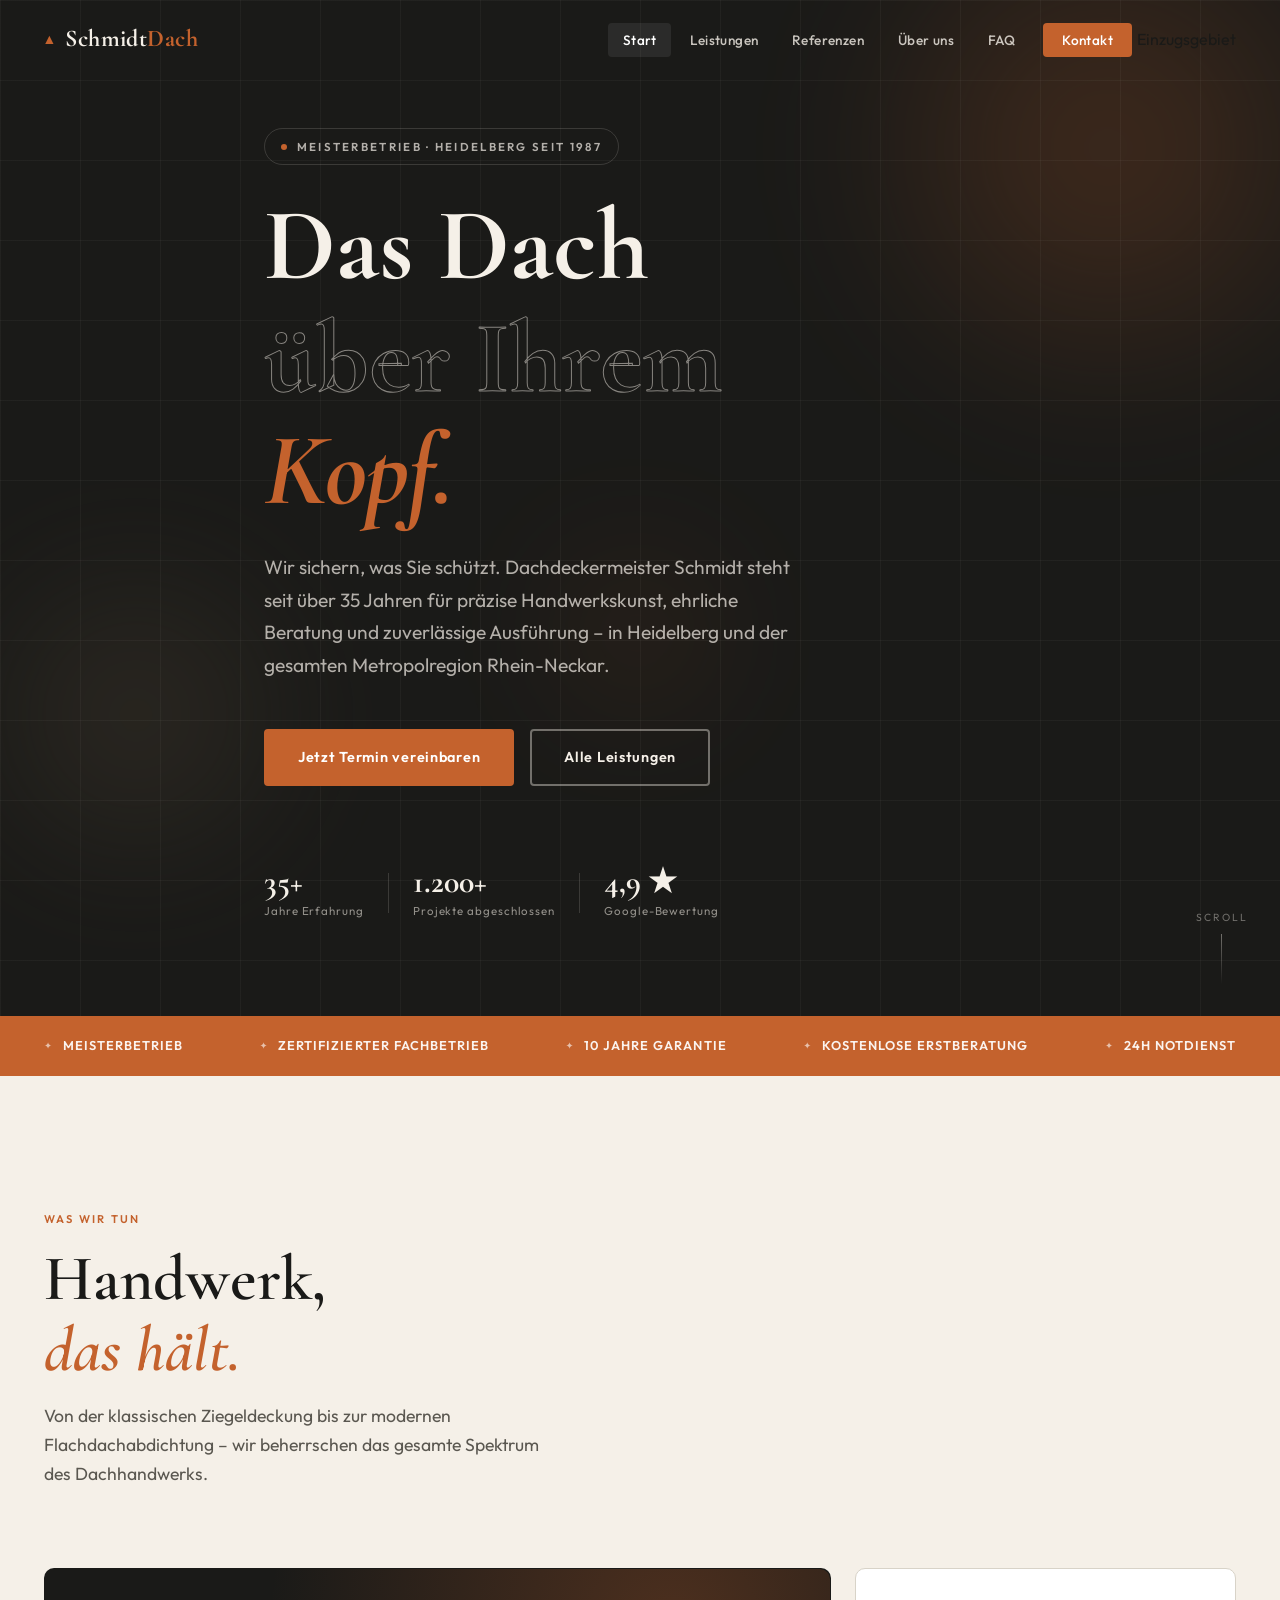
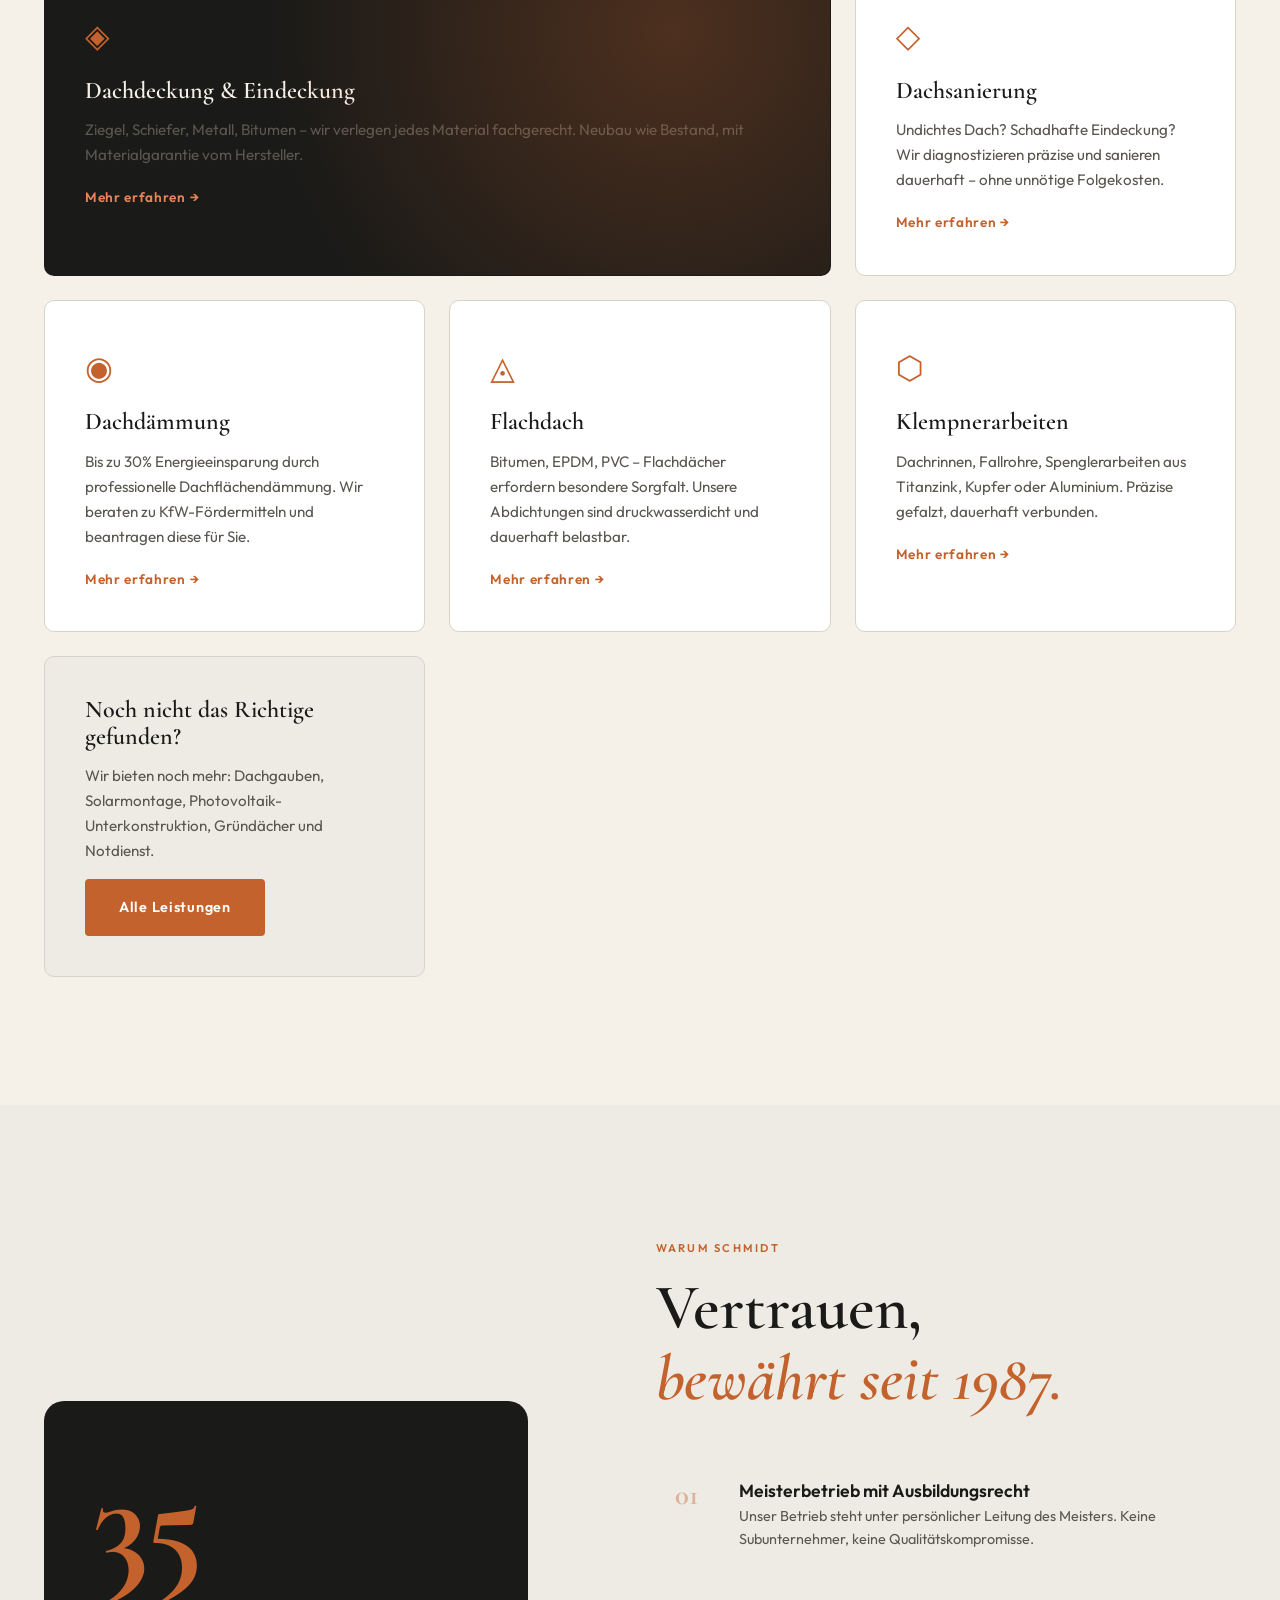
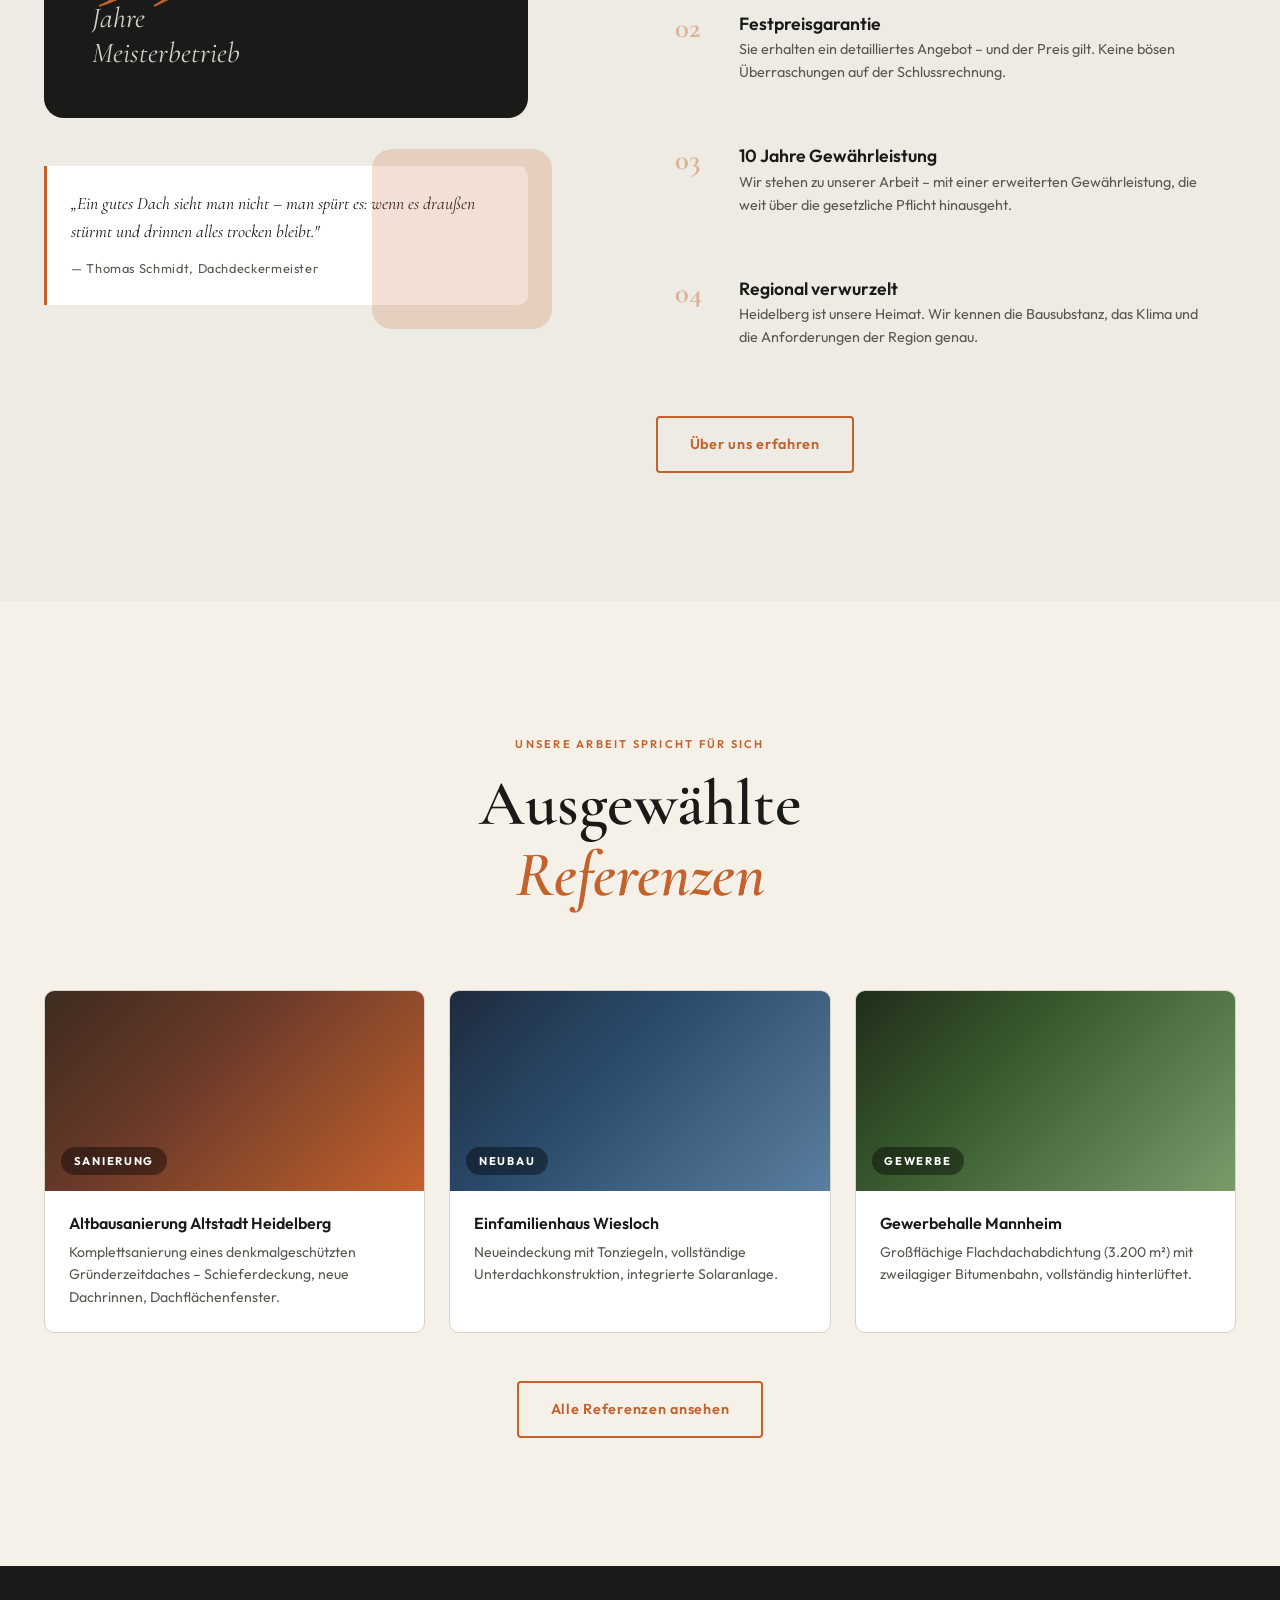
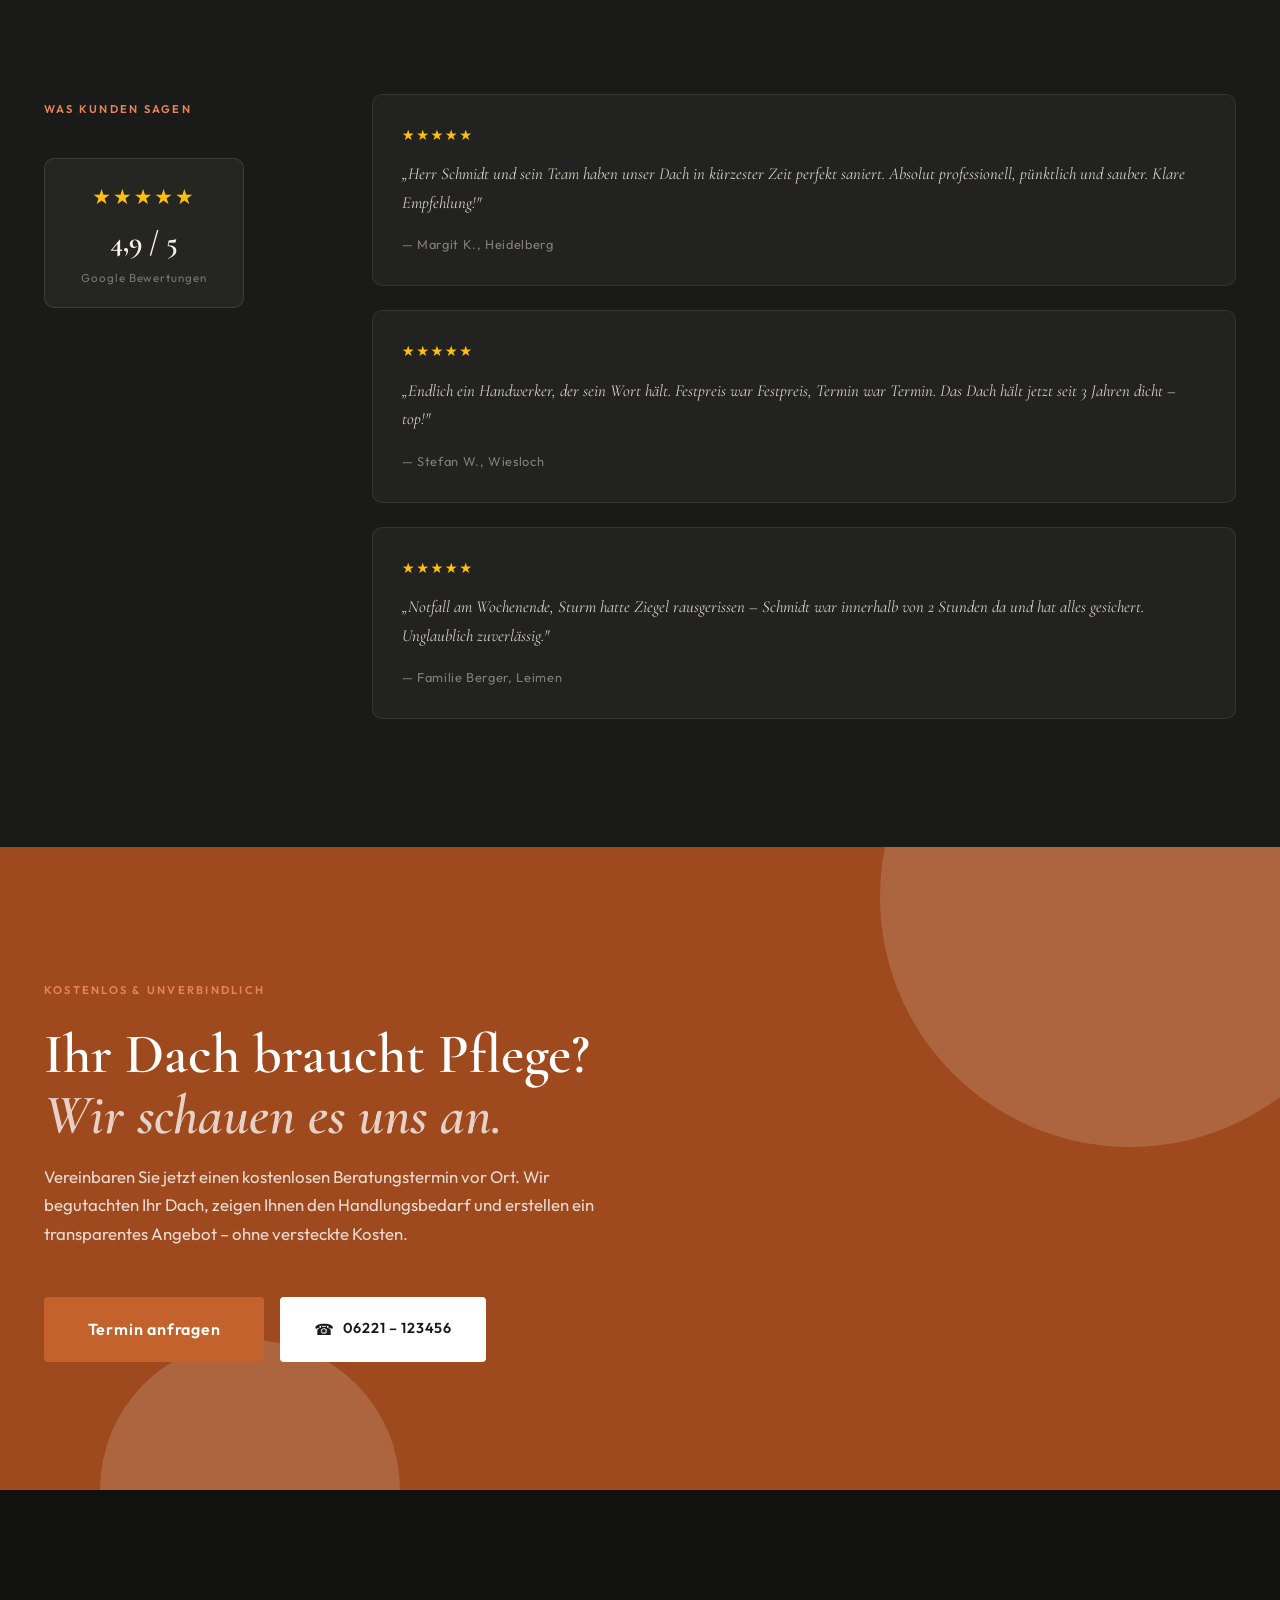
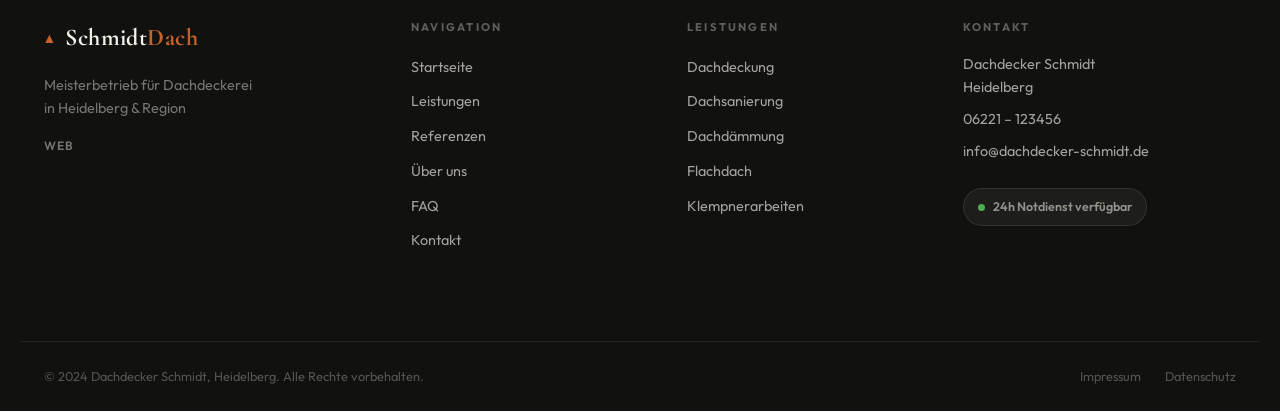
<file: index.html>
<!DOCTYPE html>
<html lang="de">
<head>
  <meta charset="UTF-8">
  <meta name="viewport" content="width=device-width, initial-scale=1.0">
  <title>Dachdecker Schmidt | Heidelberg – Ihr Dachexperte seit 1987</title>
  <meta name="description" content="Dachdecker Schmidt in Heidelberg – Meisterbetrieb für Dachdeckung, Dachsanierung, Klempnerarbeiten und Dachdämmung. Über 35 Jahre Erfahrung. Jetzt anfragen!">
  <link rel="stylesheet" href="styles.css">
</head>
<body>

  <!-- HEADER -->
  <header class="site-header" id="site-header">
    <div class="container header-inner">
      <a href="index.html" class="logo">
        <span class="logo-icon">▲</span>
        <span class="logo-text">Schmidt<span class="logo-accent">Dach</span></span>
      </a>
      <button class="nav-toggle" id="nav-toggle" aria-label="Menü öffnen">
        <span></span><span></span><span></span>
      </button>
      <nav class="main-nav" id="main-nav">
        <ul>
          <li><a href="index.html" class="nav-link active">Start</a></li>
          <li><a href="leistungen.html" class="nav-link">Leistungen</a></li>
          <li><a href="referenzen.html" class="nav-link">Referenzen</a></li>
          <li><a href="ueber-uns.html" class="nav-link">Über uns</a></li>
          <li><a href="faq.html" class="nav-link">FAQ</a></li>
          <li><a href="kontakt.html" class="nav-link nav-cta">Kontakt</a></li>
        <li><a href="/einzugsgebiet.html">Einzugsgebiet</a></li></ul>
      </nav>
    </div>
  </header>

  <main>

    <!-- HERO -->
    <section class="hero" id="hero">
      <div class="hero-bg">
        <div class="hero-shape hero-shape--1"></div>
        <div class="hero-shape hero-shape--2"></div>
        <div class="hero-shape hero-shape--3"></div>
        <div class="hero-grid-lines"></div>
      </div>
      <div class="container hero-inner">
        <div class="hero-badge">
          <span class="badge-dot"></span>
          Meisterbetrieb · Heidelberg seit 1987
        </div>
        <h1 class="hero-title">
          Das Dach<br>
          <span class="hero-title--outline">über Ihrem</span><br>
          <em>Kopf.</em>
        </h1>
        <p class="hero-sub">
          Wir sichern, was Sie schützt. Dachdeckermeister Schmidt steht seit über&nbsp;35 Jahren für präzise Handwerkskunst, ehrliche Beratung und zuverlässige Ausführung – in Heidelberg und der gesamten Metropolregion Rhein-Neckar.
        </p>
        <div class="hero-actions">
          <a href="kontakt.html" class="btn btn--primary">Jetzt Termin vereinbaren</a>
          <a href="leistungen.html" class="btn btn--ghost">Alle Leistungen</a>
        </div>
        <div class="hero-stats">
          <div class="stat">
            <span class="stat-number">35+</span>
            <span class="stat-label">Jahre Erfahrung</span>
          </div>
          <div class="stat-divider"></div>
          <div class="stat">
            <span class="stat-number">1.200+</span>
            <span class="stat-label">Projekte abgeschlossen</span>
          </div>
          <div class="stat-divider"></div>
          <div class="stat">
            <span class="stat-number">4,9 ★</span>
            <span class="stat-label">Google-Bewertung</span>
          </div>
        </div>
      </div>
      <div class="hero-scroll-indicator">
        <span>Scroll</span>
        <div class="scroll-line"></div>
      </div>
    </section>

    <!-- TRUST BAR -->
    <section class="trust-bar">
      <div class="container trust-inner">
        <div class="trust-item">
          <span class="trust-icon">✦</span>
          <span>Meisterbetrieb</span>
        </div>
        <div class="trust-item">
          <span class="trust-icon">✦</span>
          <span>Zertifizierter Fachbetrieb</span>
        </div>
        <div class="trust-item">
          <span class="trust-icon">✦</span>
          <span>10 Jahre Garantie</span>
        </div>
        <div class="trust-item">
          <span class="trust-icon">✦</span>
          <span>Kostenlose Erstberatung</span>
        </div>
        <div class="trust-item">
          <span class="trust-icon">✦</span>
          <span>24h Notdienst</span>
        </div>
      </div>
    </section>

    <!-- LEISTUNGEN ÜBERSICHT -->
    <section class="services" id="leistungen">
      <div class="container">
        <div class="section-header">
          <span class="section-tag">Was wir tun</span>
          <h2 class="section-title">Handwerk,<br><em>das hält.</em></h2>
          <p class="section-desc">Von der klassischen Ziegeldeckung bis zur modernen Flachdachabdichtung – wir beherrschen das gesamte Spektrum des Dachhandwerks.</p>
        </div>
        <div class="services-grid">
          <article class="service-card service-card--featured">
            <div class="service-card-bg service-card-bg--1"></div>
            <div class="service-card-content">
              <div class="service-icon">◈</div>
              <h3>Dachdeckung & Eindeckung</h3>
              <p>Ziegel, Schiefer, Metall, Bitumen – wir verlegen jedes Material fachgerecht. Neubau wie Bestand, mit Materialgarantie vom Hersteller.</p>
              <a href="leistungen.html#dachdeckung" class="service-link">Mehr erfahren →</a>
            </div>
          </article>
          <article class="service-card">
            <div class="service-card-content">
              <div class="service-icon">◇</div>
              <h3>Dachsanierung</h3>
              <p>Undichtes Dach? Schadhafte Eindeckung? Wir diagnostizieren präzise und sanieren dauerhaft – ohne unnötige Folgekosten.</p>
              <a href="leistungen.html#sanierung" class="service-link">Mehr erfahren →</a>
            </div>
          </article>
          <article class="service-card">
            <div class="service-card-content">
              <div class="service-icon">◉</div>
              <h3>Dachdämmung</h3>
              <p>Bis zu 30% Energieeinsparung durch professionelle Dachflächendämmung. Wir beraten zu KfW-Fördermitteln und beantragen diese für Sie.</p>
              <a href="leistungen.html#daemmung" class="service-link">Mehr erfahren →</a>
            </div>
          </article>
          <article class="service-card">
            <div class="service-card-content">
              <div class="service-icon">◬</div>
              <h3>Flachdach</h3>
              <p>Bitumen, EPDM, PVC – Flachdächer erfordern besondere Sorgfalt. Unsere Abdichtungen sind druckwasserdicht und dauerhaft belastbar.</p>
              <a href="leistungen.html#flachdach" class="service-link">Mehr erfahren →</a>
            </div>
          </article>
          <article class="service-card">
            <div class="service-card-content">
              <div class="service-icon">⬡</div>
              <h3>Klempnerarbeiten</h3>
              <p>Dachrinnen, Fallrohre, Spenglerarbeiten aus Titanzink, Kupfer oder Aluminium. Präzise gefalzt, dauerhaft verbunden.</p>
              <a href="leistungen.html#klempner" class="service-link">Mehr erfahren →</a>
            </div>
          </article>
          <article class="service-card service-card--cta">
            <div class="service-card-content">
              <h3>Noch nicht das Richtige gefunden?</h3>
              <p>Wir bieten noch mehr: Dachgauben, Solarmontage, Photovoltaik-Unterkonstruktion, Gründächer und Notdienst.</p>
              <a href="leistungen.html" class="btn btn--primary">Alle Leistungen</a>
            </div>
          </article>
        </div>
      </div>
    </section>

    <!-- WHY US -->
    <section class="why-us">
      <div class="container why-inner">
        <div class="why-visual">
          <div class="why-visual-block">
            <div class="why-big-number">35</div>
            <div class="why-big-label">Jahre<br>Meisterbetrieb</div>
          </div>
          <div class="why-visual-accent"></div>
          <div class="why-quote">
            <blockquote>
              „Ein gutes Dach sieht man nicht – man spürt es: wenn es draußen stürmt und drinnen alles trocken bleibt."
            </blockquote>
            <cite>— Thomas Schmidt, Dachdeckermeister</cite>
          </div>
        </div>
        <div class="why-content">
          <span class="section-tag">Warum Schmidt</span>
          <h2 class="section-title">Vertrauen,<br><em>bewährt seit 1987.</em></h2>
          <div class="why-points">
            <div class="why-point">
              <span class="why-point-num">01</span>
              <div>
                <h4>Meisterbetrieb mit Ausbildungsrecht</h4>
                <p>Unser Betrieb steht unter persönlicher Leitung des Meisters. Keine Subunternehmer, keine Qualitätskompromisse.</p>
              </div>
            </div>
            <div class="why-point">
              <span class="why-point-num">02</span>
              <div>
                <h4>Festpreisgarantie</h4>
                <p>Sie erhalten ein detailliertes Angebot – und der Preis gilt. Keine bösen Überraschungen auf der Schlussrechnung.</p>
              </div>
            </div>
            <div class="why-point">
              <span class="why-point-num">03</span>
              <div>
                <h4>10 Jahre Gewährleistung</h4>
                <p>Wir stehen zu unserer Arbeit – mit einer erweiterten Gewährleistung, die weit über die gesetzliche Pflicht hinausgeht.</p>
              </div>
            </div>
            <div class="why-point">
              <span class="why-point-num">04</span>
              <div>
                <h4>Regional verwurzelt</h4>
                <p>Heidelberg ist unsere Heimat. Wir kennen die Bausubstanz, das Klima und die Anforderungen der Region genau.</p>
              </div>
            </div>
          </div>
          <a href="ueber-uns.html" class="btn btn--outline">Über uns erfahren</a>
        </div>
      </div>
    </section>

    <!-- REFERENZ-TEASER -->
    <section class="references-teaser">
      <div class="container">
        <div class="section-header section-header--center">
          <span class="section-tag">Unsere Arbeit spricht für sich</span>
          <h2 class="section-title">Ausgewählte<br><em>Referenzen</em></h2>
        </div>
        <div class="ref-grid">
          <div class="ref-card">
            <div class="ref-card-visual ref-card-visual--1">
              <span class="ref-type">Sanierung</span>
            </div>
            <div class="ref-card-info">
              <h4>Altbausanierung Altstadt Heidelberg</h4>
              <p>Komplettsanierung eines denkmalgeschützten Gründerzeitdaches – Schieferdeckung, neue Dachrinnen, Dachflächenfenster.</p>
            </div>
          </div>
          <div class="ref-card">
            <div class="ref-card-visual ref-card-visual--2">
              <span class="ref-type">Neubau</span>
            </div>
            <div class="ref-card-info">
              <h4>Einfamilienhaus Wiesloch</h4>
              <p>Neueindeckung mit Tonziegeln, vollständige Unterdachkonstruktion, integrierte Solaranlage.</p>
            </div>
          </div>
          <div class="ref-card">
            <div class="ref-card-visual ref-card-visual--3">
              <span class="ref-type">Gewerbe</span>
            </div>
            <div class="ref-card-info">
              <h4>Gewerbehalle Mannheim</h4>
              <p>Großflächige Flachdachabdichtung (3.200 m²) mit zweilagiger Bitumenbahn, vollständig hinterlüftet.</p>
            </div>
          </div>
        </div>
        <div class="references-cta">
          <a href="referenzen.html" class="btn btn--outline">Alle Referenzen ansehen</a>
        </div>
      </div>
    </section>

    <!-- TESTIMONIALS -->
    <section class="testimonials">
      <div class="container">
        <div class="testimonials-inner">
          <div class="testimonials-label">
            <span class="section-tag">Was Kunden sagen</span>
            <div class="google-badge">
              <span class="google-stars">★★★★★</span>
              <span class="google-score">4,9 / 5</span>
              <span class="google-source">Google Bewertungen</span>
            </div>
          </div>
          <div class="testimonials-grid">
            <div class="testimonial">
              <div class="testimonial-stars">★★★★★</div>
              <p>„Herr Schmidt und sein Team haben unser Dach in kürzester Zeit perfekt saniert. Absolut professionell, pünktlich und sauber. Klare Empfehlung!"</p>
              <cite>— Margit K., Heidelberg</cite>
            </div>
            <div class="testimonial">
              <div class="testimonial-stars">★★★★★</div>
              <p>„Endlich ein Handwerker, der sein Wort hält. Festpreis war Festpreis, Termin war Termin. Das Dach hält jetzt seit 3 Jahren dicht – top!"</p>
              <cite>— Stefan W., Wiesloch</cite>
            </div>
            <div class="testimonial">
              <div class="testimonial-stars">★★★★★</div>
              <p>„Notfall am Wochenende, Sturm hatte Ziegel rausgerissen – Schmidt war innerhalb von 2 Stunden da und hat alles gesichert. Unglaublich zuverlässig."</p>
              <cite>— Familie Berger, Leimen</cite>
            </div>
          </div>
        </div>
      </div>
    </section>

    <!-- CTA SECTION -->
    <section class="cta-section">
      <div class="cta-bg">
        <div class="cta-shape cta-shape--1"></div>
        <div class="cta-shape cta-shape--2"></div>
      </div>
      <div class="container cta-inner">
        <div class="cta-content">
          <span class="section-tag section-tag--light">Kostenlos &amp; unverbindlich</span>
          <h2>Ihr Dach braucht Pflege?<br><em>Wir schauen es uns an.</em></h2>
          <p>Vereinbaren Sie jetzt einen kostenlosen Beratungstermin vor Ort. Wir begutachten Ihr Dach, zeigen Ihnen den Handlungsbedarf und erstellen ein transparentes Angebot – ohne versteckte Kosten.</p>
          <div class="cta-actions">
            <a href="kontakt.html" class="btn btn--primary btn--large">Termin anfragen</a>
            <a href="tel:062211234567" class="btn btn--white">
              <span class="btn-icon">☎</span>
              06221&thinsp;–&thinsp;123456
            </a>
          </div>
        </div>
      </div>
    </section>

  </main>

  <!-- FOOTER -->
  <footer class="site-footer">
    <div class="container footer-inner">
      <div class="footer-brand">
        <a href="index.html" class="logo logo--footer">
          <span class="logo-icon">▲</span>
          <span class="logo-text">Schmidt<span class="logo-accent">Dach</span></span>
        </a>
        <p class="footer-tagline">Meisterbetrieb für Dachdeckerei<br>in Heidelberg &amp; Region</p>
        <div class="footer-social">
          <a href="https://www.dachdecker-schmidt.de" class="social-link" target="_blank" rel="noopener">Web</a>
        </div>
      </div>
      <div class="footer-nav">
        <h5>Navigation</h5>
        <ul>
          <li><a href="index.html">Startseite</a></li>
          <li><a href="leistungen.html">Leistungen</a></li>
          <li><a href="referenzen.html">Referenzen</a></li>
          <li><a href="ueber-uns.html">Über uns</a></li>
          <li><a href="faq.html">FAQ</a></li>
          <li><a href="kontakt.html">Kontakt</a></li>
        </ul>
      </div>
      <div class="footer-services">
        <h5>Leistungen</h5>
        <ul>
          <li><a href="leistungen.html#dachdeckung">Dachdeckung</a></li>
          <li><a href="leistungen.html#sanierung">Dachsanierung</a></li>
          <li><a href="leistungen.html#daemmung">Dachdämmung</a></li>
          <li><a href="leistungen.html#flachdach">Flachdach</a></li>
          <li><a href="leistungen.html#klempner">Klempnerarbeiten</a></li>
        </ul>
      </div>
      <div class="footer-contact">
        <h5>Kontakt</h5>
        <address>
          <p>Dachdecker Schmidt<br>Heidelberg</p>
          <p><a href="tel:062211234567">06221 – 123456</a></p>
          <p><a href="mailto:info@dachdecker-schmidt.de">info@dachdecker-schmidt.de</a></p>
        </address>
        <div class="footer-notdienst">
          <span class="notdienst-dot"></span>
          24h Notdienst verfügbar
        </div>
      </div>
    </div>
    <div class="footer-bottom">
      <div class="container footer-bottom-inner">
        <p>&copy; 2024 Dachdecker Schmidt, Heidelberg. Alle Rechte vorbehalten.</p>
        <div class="footer-legal">
          <a href="#">Impressum</a>
          <a href="#">Datenschutz</a>
        </div>
      </div>
    </div>
  </footer>

  <script>
    // Mobile nav toggle
    const toggle = document.getElementById('nav-toggle');
    const nav = document.getElementById('main-nav');
    toggle.addEventListener('click', () => {
      nav.classList.toggle('nav--open');
      toggle.classList.toggle('toggle--open');
    });

    // Header scroll effect
    const header = document.getElementById('site-header');
    window.addEventListener('scroll', () => {
      header.classList.toggle('header--scrolled', window.scrollY > 60);
    });

    // Scroll reveal
    const revealEls = document.querySelectorAll('.service-card, .why-point, .testimonial, .ref-card');
    const observer = new IntersectionObserver((entries) => {
      entries.forEach((entry, i) => {
        if (entry.isIntersecting) {
          setTimeout(() => entry.target.classList.add('revealed'), i * 80);
          observer.unobserve(entry.target);
        }
      });
    }, { threshold: 0.1 });
    revealEls.forEach(el => observer.observe(el));
  </script>

</body>
</html>
</file>
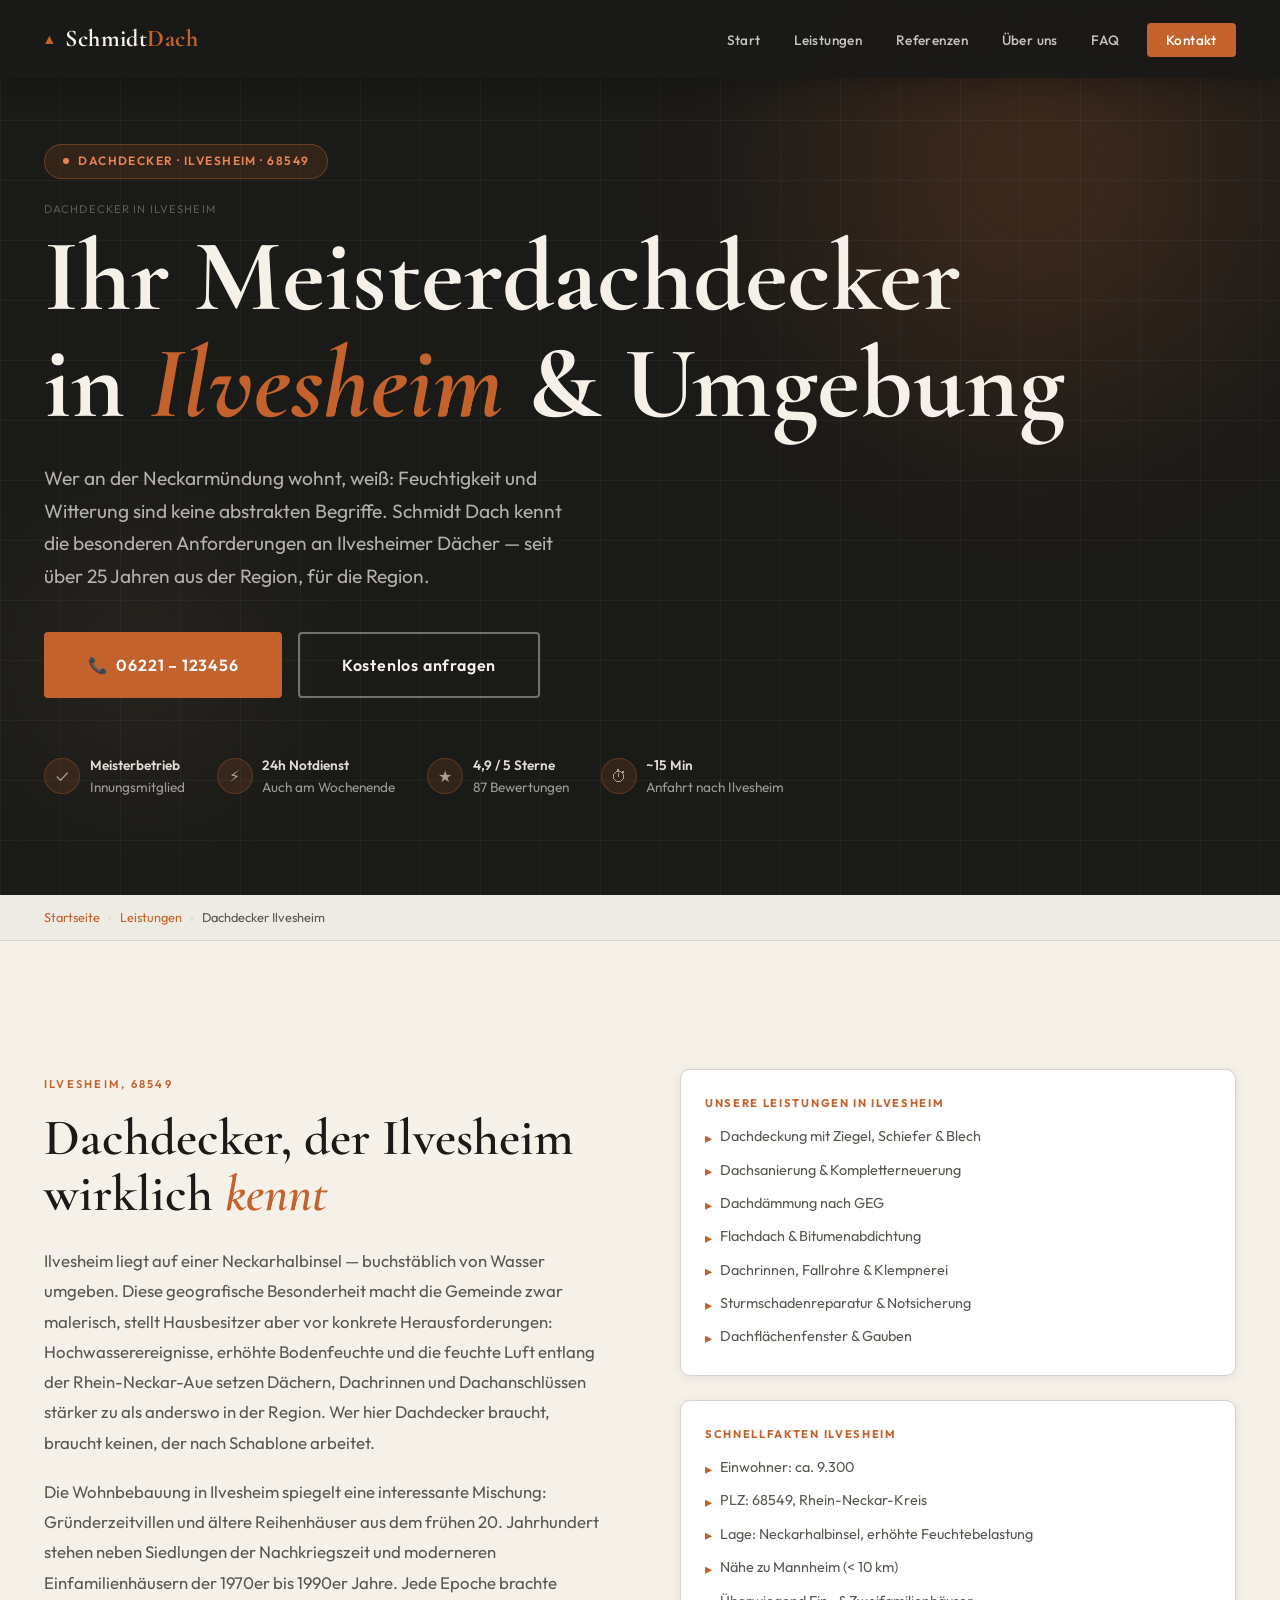
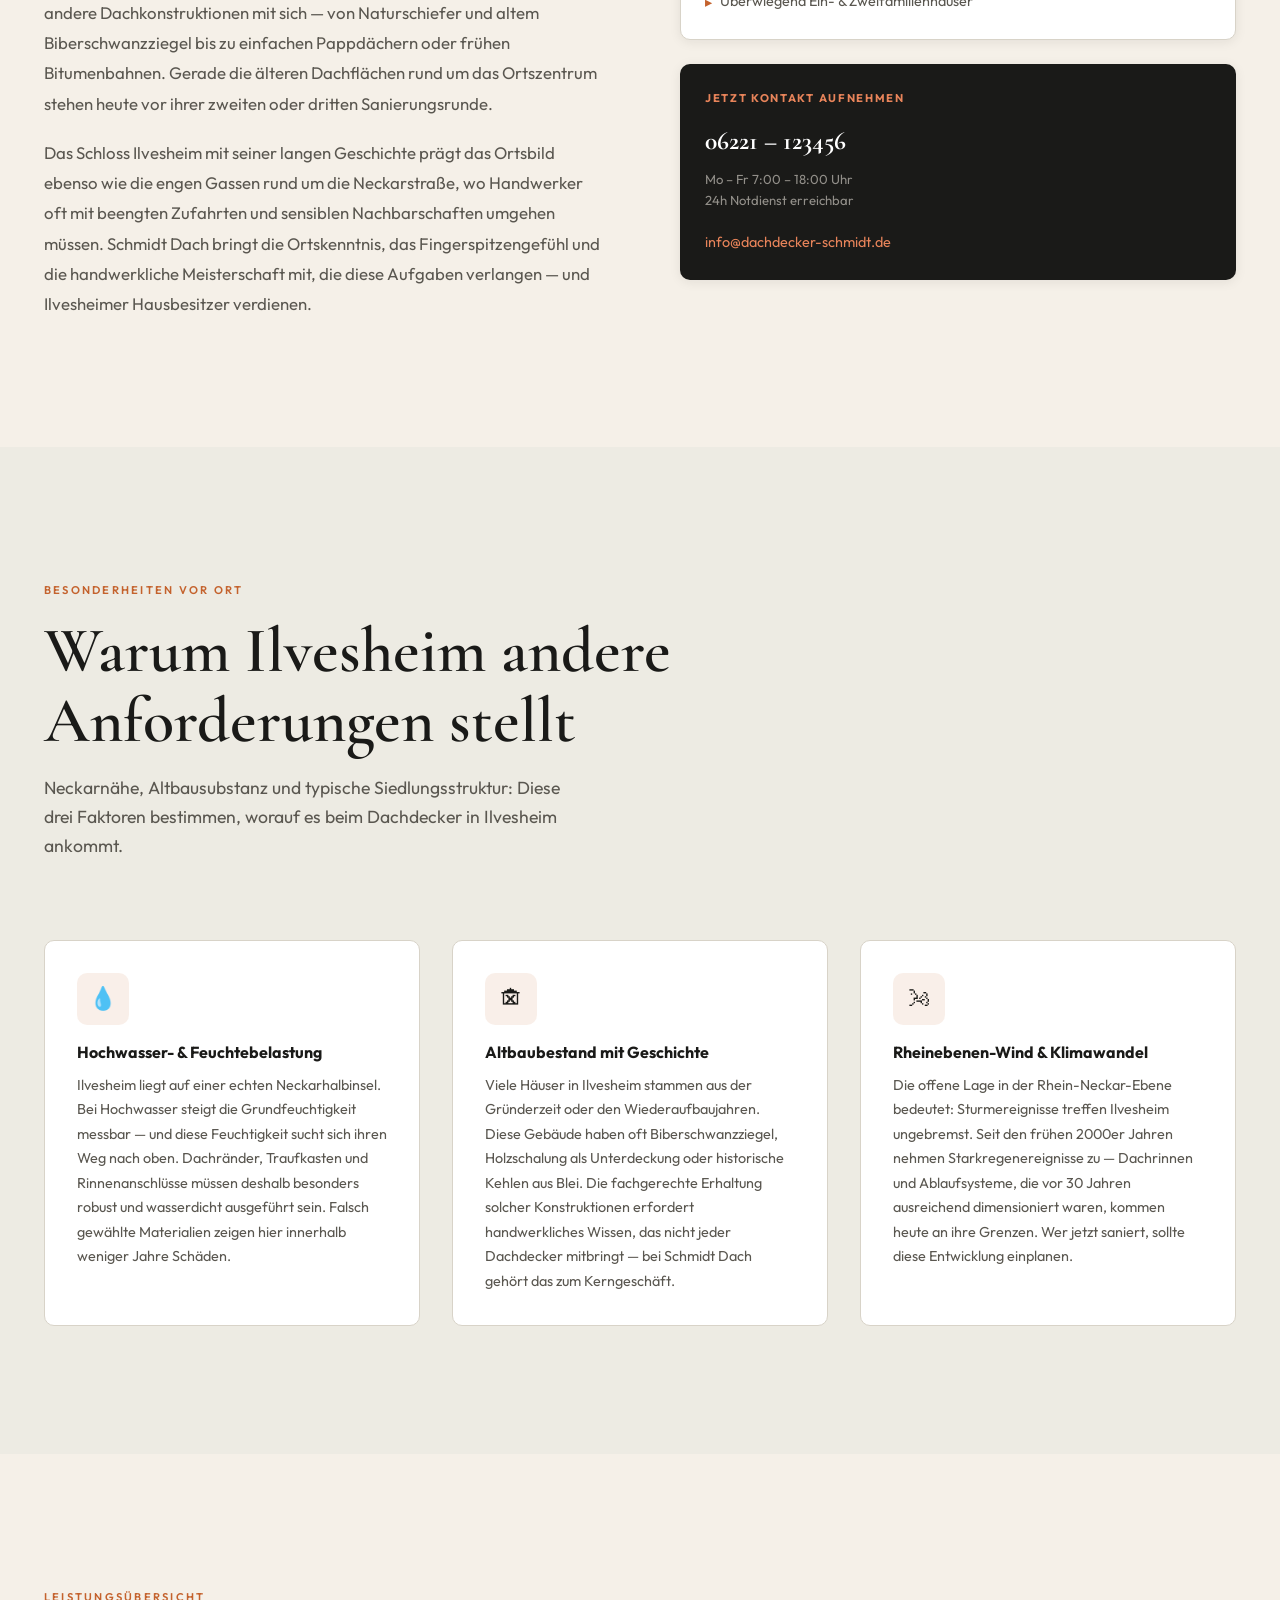
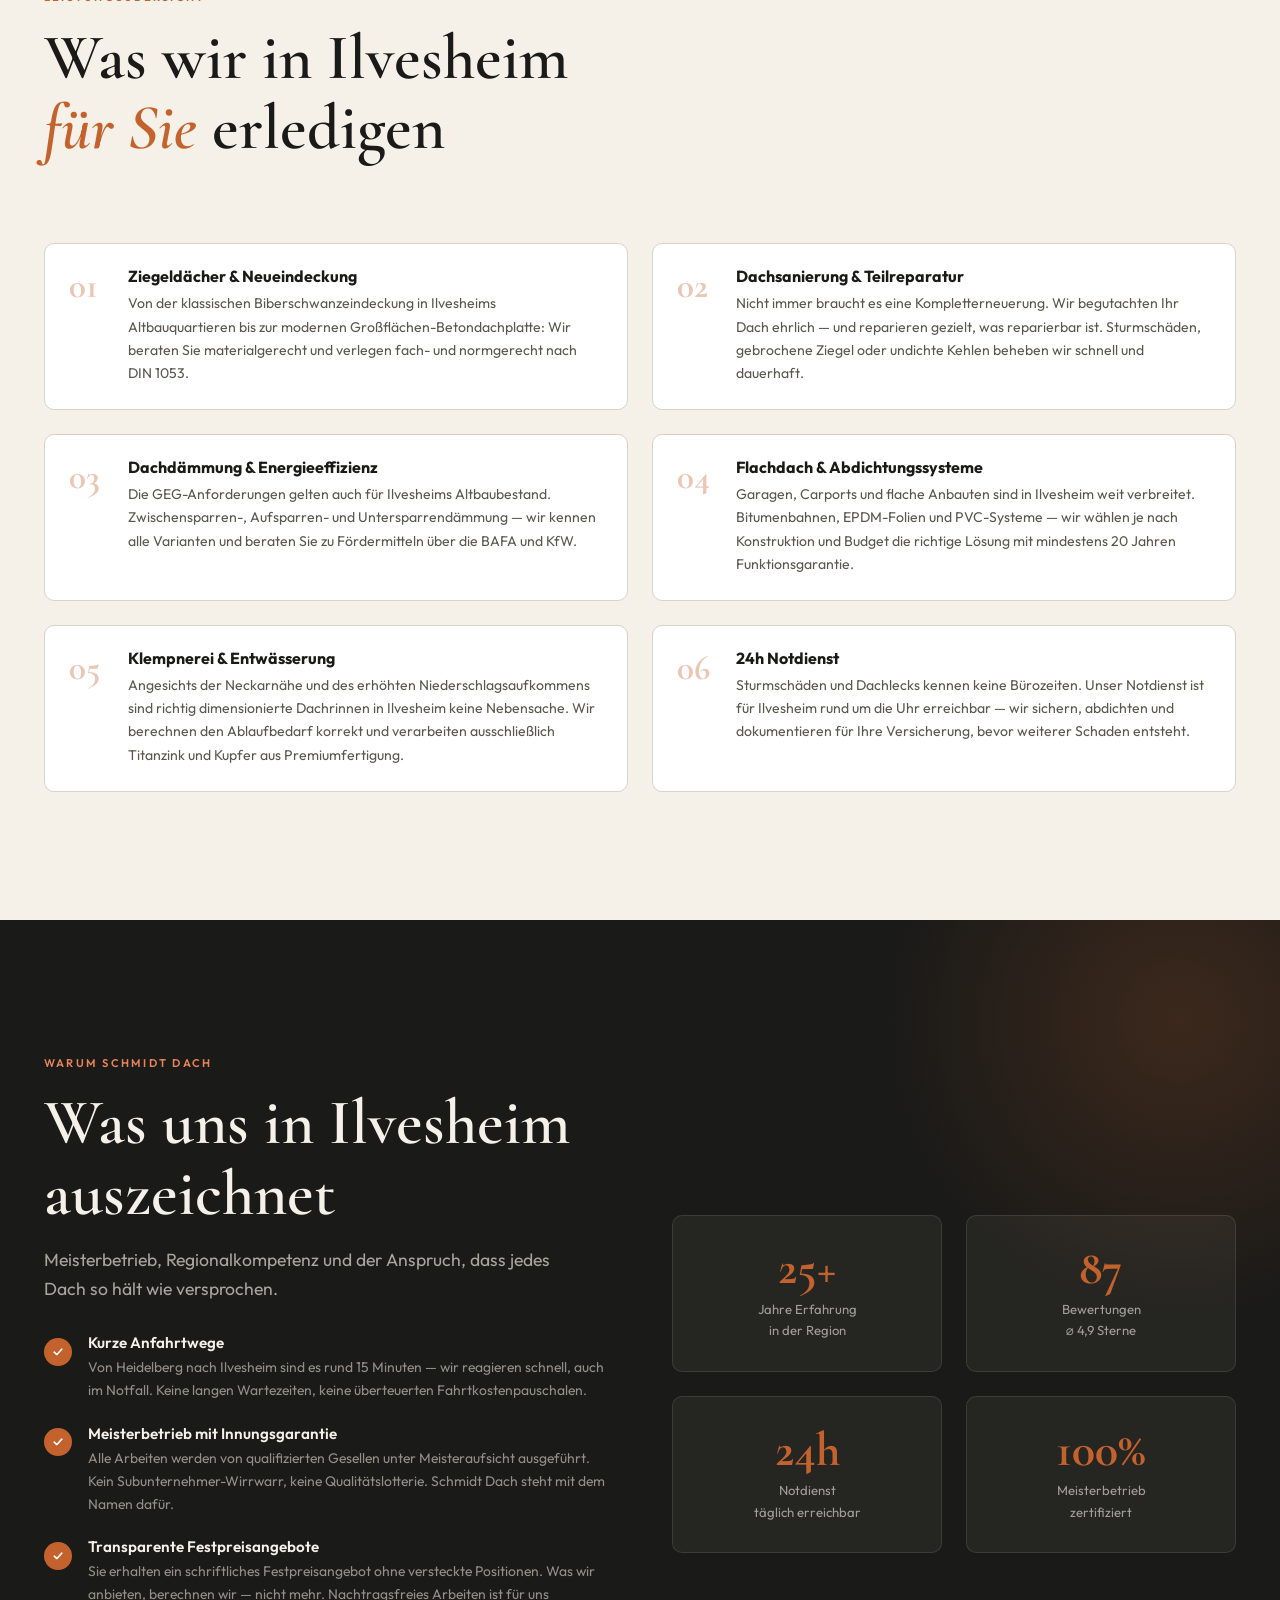
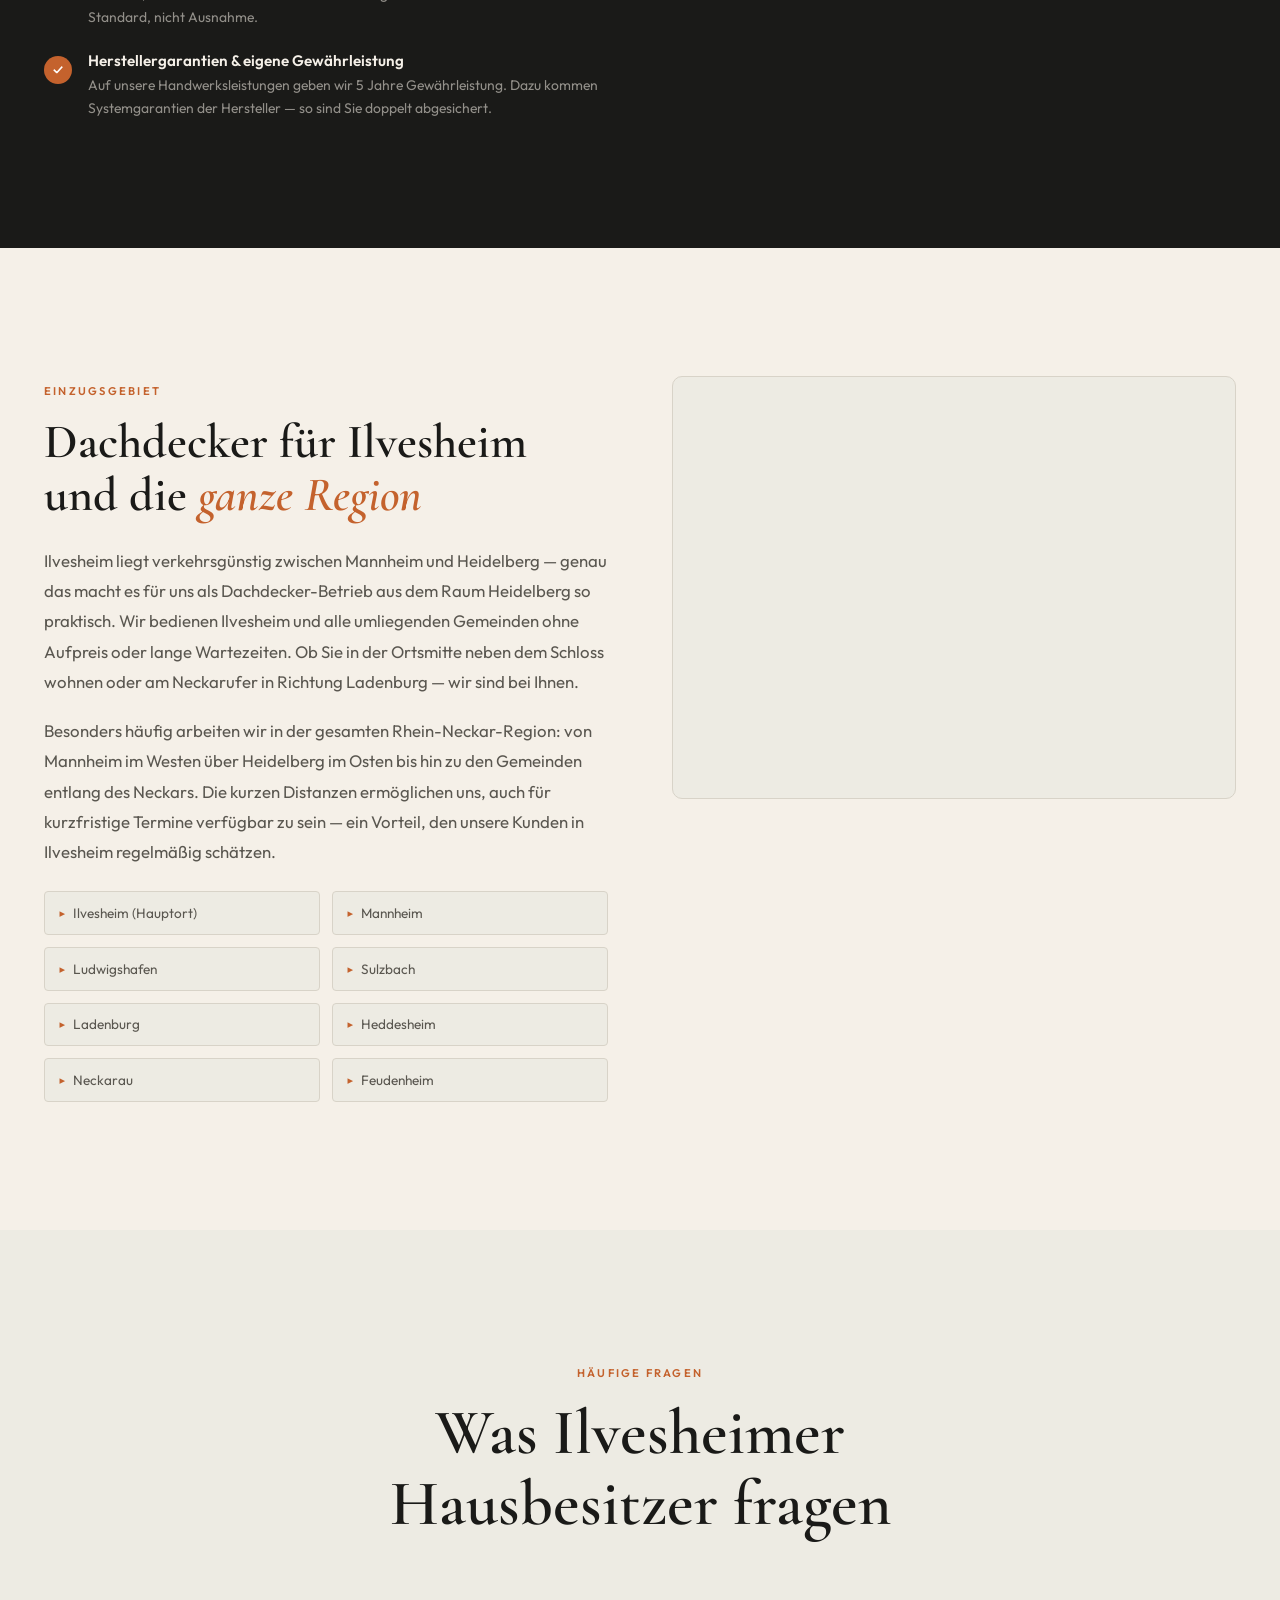
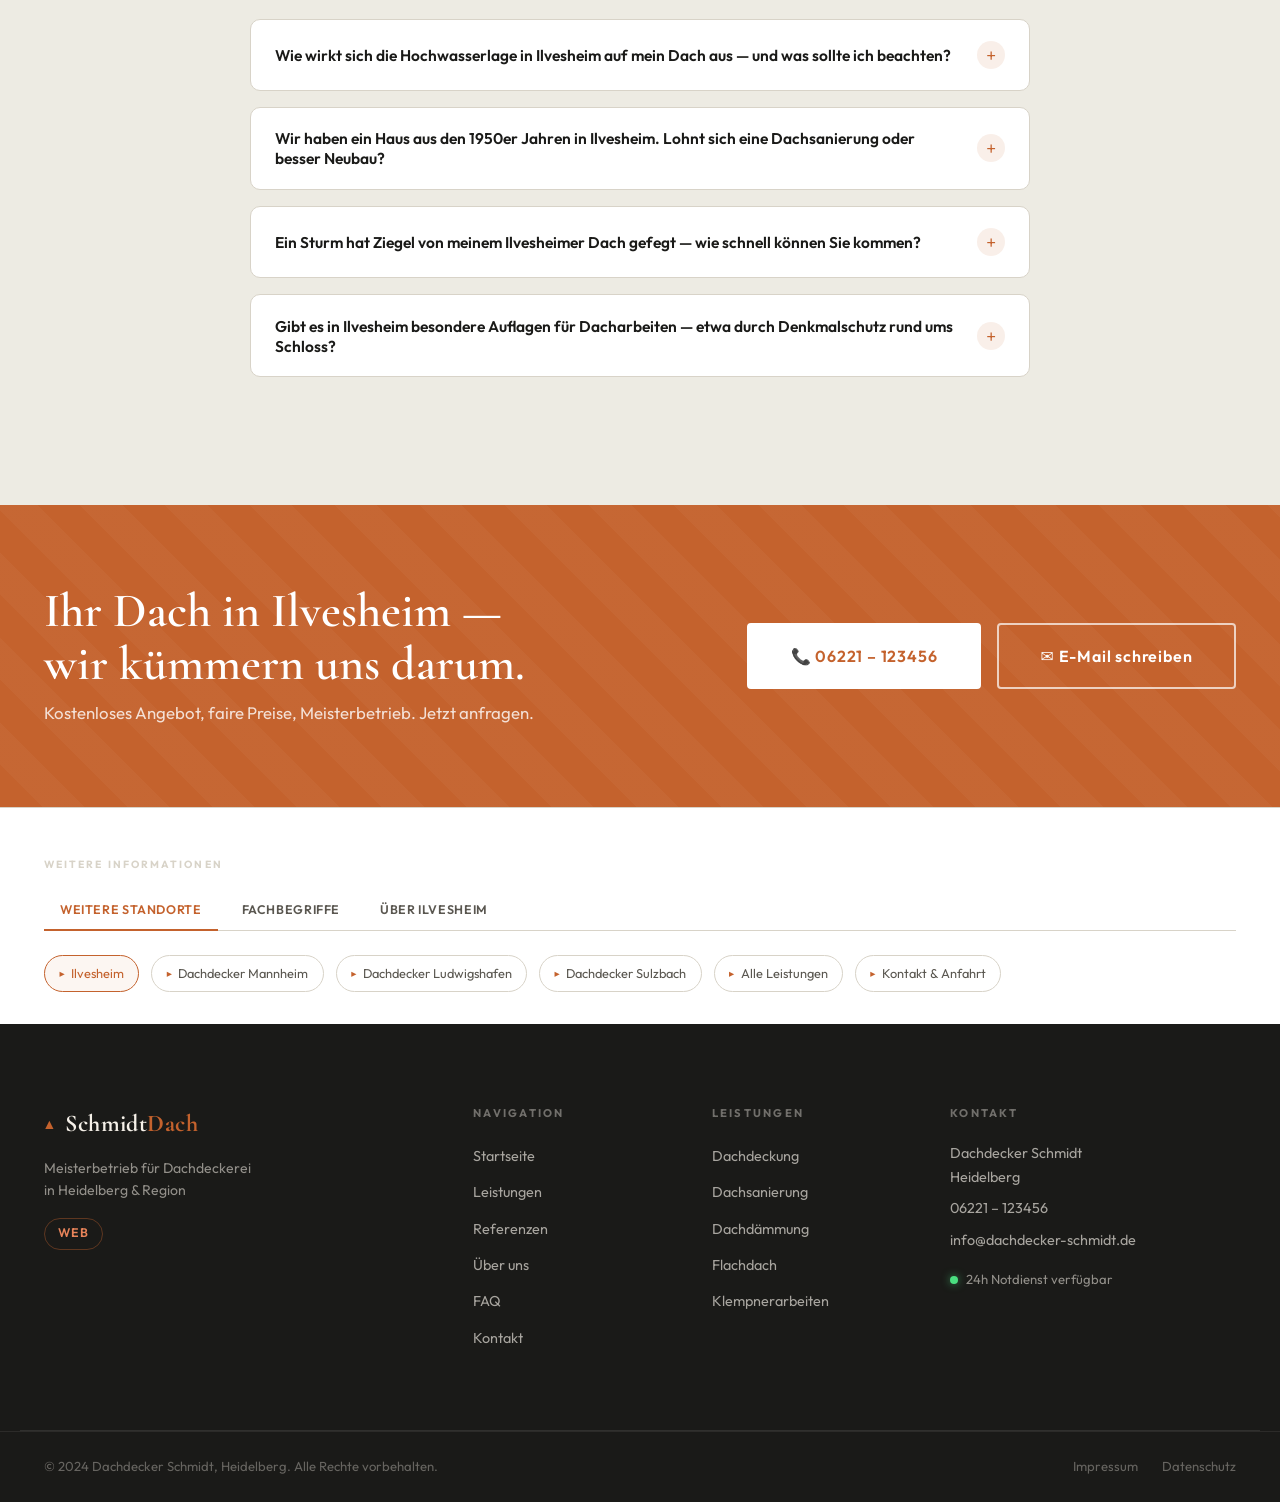
<file: dachdecker-ilvesheim.html>
<!DOCTYPE html>
<html lang="de">
<head>
  <meta charset="UTF-8">
  <meta name="viewport" content="width=device-width, initial-scale=1.0">
  <title>Dachdecker in Ilvesheim | Schmidt Dach – Meisterbetrieb</title>
  <meta name="description" content="Dachdecker in Ilvesheim ✓ Meisterbetrieb Schmidt Dach ✓ Dachdeckung, Sanierung & Dämmung in 68549 Ilvesheim ✓ 24h Notdienst ✓ Jetzt anrufen: 06221-123456">
  <meta name="robots" content="index, follow">
  <meta name="geo.region" content="DE-BW">
  <meta name="geo.placename" content="Ilvesheim">
  <meta name="geo.position" content="49.4806;8.5631">
  <meta name="ICBM" content="49.4806, 8.5631">
  <link rel="canonical" href="https://dachdecker-schmidt.de/dachdecker-ilvesheim">

  <link rel="preconnect" href="https://fonts.googleapis.com">
  <link rel="preconnect" href="https://fonts.gstatic.com" crossorigin>
  <link href="https://fonts.googleapis.com/css2?family=Cormorant+Garamond:ital,wght@0,400;0,500;0,600;0,700;1,400;1,600&family=Outfit:wght@300;400;500;600;700&display=swap" rel="stylesheet">

  <script type="application/ld+json">
  {
    "@context": "https://schema.org",
    "@type": "RoofingContractor",
    "name": "Dachdecker Schmidt",
    "url": "https://dachdecker-schmidt.de",
    "logo": "https://dachdecker-schmidt.de/logo.png",
    "image": "https://dachdecker-schmidt.de/images/hero.jpg",
    "description": "Meisterbetrieb für Dachdeckerei in Heidelberg und der Region Rhein-Neckar. Dachdecker-Leistungen in Ilvesheim und Umgebung.",
    "telephone": "+4962211234567",
    "email": "info@dachdecker-schmidt.de",
    "address": {
      "@type": "PostalAddress",
      "addressLocality": "Heidelberg",
      "addressRegion": "Baden-Württemberg",
      "addressCountry": "DE"
    },
    "areaServed": [
      {
        "@type": "City",
        "name": "Ilvesheim",
        "postalCode": "68549"
      },
      {
        "@type": "City",
        "name": "Heidelberg"
      },
      {
        "@type": "City",
        "name": "Mannheim"
      }
    ],
    "openingHoursSpecification": [
      {
        "@type": "OpeningHoursSpecification",
        "dayOfWeek": ["Monday","Tuesday","Wednesday","Thursday","Friday"],
        "opens": "07:00",
        "closes": "18:00"
      }
    ],
    "priceRange": "€€",
    "hasOfferCatalog": {
      "@type": "OfferCatalog",
      "name": "Dachdeckerleistungen in Ilvesheim",
      "itemListElement": [
        {"@type": "Offer","itemOffered": {"@type": "Service","name": "Dachdeckung Ilvesheim"}},
        {"@type": "Offer","itemOffered": {"@type": "Service","name": "Dachsanierung Ilvesheim"}},
        {"@type": "Offer","itemOffered": {"@type": "Service","name": "Dachdämmung Ilvesheim"}},
        {"@type": "Offer","itemOffered": {"@type": "Service","name": "Flachdach Ilvesheim"}},
        {"@type": "Offer","itemOffered": {"@type": "Service","name": "Klempnerarbeiten Ilvesheim"}}
      ]
    },
    "aggregateRating": {
      "@type": "AggregateRating",
      "ratingValue": "4.9",
      "reviewCount": "87",
      "bestRating": "5"
    }
  }
  </script>

  <style>
    /* ============================================
       DACHDECKER SCHMIDT — DESIGN SYSTEM
    ============================================ */
    @import url('https://fonts.googleapis.com/css2?family=Cormorant+Garamond:ital,wght@0,400;0,500;0,600;0,700;1,400;1,600&family=Outfit:wght@300;400;500;600;700&display=swap');

    :root {
      --color-primary: #C4622D;
      --color-primary-dark: #9E4A1E;
      --color-primary-light: #E8845A;
      --color-bg: #F5F0E8;
      --color-bg-dark: #1A1A18;
      --color-bg-section: #EDEBE3;
      --color-text: #1A1A18;
      --color-text-muted: #5A5750;
      --color-text-light: #F5F0E8;
      --color-border: #D8D3C8;
      --color-accent: #8B7355;
      --font-display: 'Cormorant Garamond', Georgia, serif;
      --font-body: 'Outfit', system-ui, sans-serif;
      --space-xs: 0.5rem;
      --space-sm: 1rem;
      --space-md: 1.5rem;
      --space-lg: 3rem;
      --space-xl: 5rem;
      --space-xxl: 8rem;
      --radius-sm: 4px;
      --radius-md: 10px;
      --radius-lg: 20px;
      --transition: 0.35s cubic-bezier(0.4, 0, 0.2, 1);
      --shadow-sm: 0 2px 12px rgba(26,26,24,0.08);
      --shadow-md: 0 8px 32px rgba(26,26,24,0.12);
      --shadow-lg: 0 20px 60px rgba(26,26,24,0.18);
      --max-width: 1240px;
    }

    *, *::before, *::after { box-sizing: border-box; margin: 0; padding: 0; }
    html { scroll-behavior: smooth; font-size: 16px; }
    body { font-family: var(--font-body); font-weight: 400; color: var(--color-text); background-color: var(--color-bg); line-height: 1.65; overflow-x: hidden; }
    img { max-width: 100%; height: auto; display: block; }
    a { color: inherit; text-decoration: none; }
    ul, ol { list-style: none; }
    address { font-style: normal; }

    h1, h2, h3, h4 { font-family: var(--font-display); line-height: 1.1; font-weight: 600; }
    h2 { font-size: clamp(2.2rem, 5vw, 4rem); }
    h3 { font-size: clamp(1.3rem, 2.5vw, 1.8rem); }
    h4 { font-size: 1.1rem; font-family: var(--font-body); font-weight: 600; }
    em { font-style: italic; color: var(--color-primary); }

    .container { width: 100%; max-width: var(--max-width); margin: 0 auto; padding: 0 var(--space-md); }

    .section-tag { display: inline-block; font-family: var(--font-body); font-size: 0.7rem; font-weight: 600; letter-spacing: 0.2em; text-transform: uppercase; color: var(--color-primary); margin-bottom: var(--space-sm); }
    .section-tag--light { color: var(--color-primary-light); }
    .section-header { margin-bottom: var(--space-xl); }
    .section-header--center { text-align: center; }
    .section-title { margin-bottom: var(--space-sm); }
    .section-desc { font-size: 1.1rem; color: var(--color-text-muted); max-width: 520px; margin-top: var(--space-sm); }

    .btn { display: inline-flex; align-items: center; gap: 0.5rem; font-family: var(--font-body); font-size: 0.9rem; font-weight: 600; letter-spacing: 0.05em; padding: 0.9rem 2rem; border-radius: var(--radius-sm); cursor: pointer; transition: all var(--transition); border: 2px solid transparent; white-space: nowrap; }
    .btn--primary { background: var(--color-primary); color: #fff; border-color: var(--color-primary); }
    .btn--primary:hover { background: var(--color-primary-dark); border-color: var(--color-primary-dark); transform: translateY(-2px); box-shadow: 0 8px 24px rgba(196,98,45,0.4); }
    .btn--ghost { background: transparent; color: var(--color-text-light); border-color: rgba(245,240,232,0.4); }
    .btn--ghost:hover { background: rgba(245,240,232,0.1); border-color: rgba(245,240,232,0.7); transform: translateY(-2px); }
    .btn--outline { background: transparent; color: var(--color-primary); border-color: var(--color-primary); }
    .btn--outline:hover { background: var(--color-primary); color: #fff; transform: translateY(-2px); }
    .btn--large { padding: 1.1rem 2.6rem; font-size: 1rem; }

    /* ---- HEADER ---- */
    .site-header { position: fixed; top: 0; left: 0; right: 0; z-index: 1000; padding: 1.2rem 0; transition: all var(--transition); background: rgba(26,26,24,0.95); backdrop-filter: blur(20px); -webkit-backdrop-filter: blur(20px); box-shadow: 0 4px 30px rgba(0,0,0,0.3); }
    .header-inner { display: flex; align-items: center; justify-content: space-between; gap: var(--space-md); }
    .logo { display: flex; align-items: center; gap: 0.6rem; font-family: var(--font-display); font-size: 1.5rem; font-weight: 700; color: var(--color-text-light); letter-spacing: 0.02em; transition: opacity var(--transition); }
    .logo:hover { opacity: 0.85; }
    .logo--footer { color: var(--color-text-light); }
    .logo-icon { color: var(--color-primary); font-size: 1.1rem; display: inline-block; transition: transform var(--transition); }
    .logo:hover .logo-icon { transform: translateY(-3px); }
    .logo-accent { color: var(--color-primary); }
    .main-nav ul { display: flex; align-items: center; gap: 0.3rem; }
    .nav-link { font-family: var(--font-body); font-size: 0.85rem; font-weight: 500; color: rgba(245,240,232,0.8); padding: 0.5rem 0.9rem; border-radius: var(--radius-sm); transition: all var(--transition); letter-spacing: 0.03em; }
    .nav-link:hover, .nav-link.active { color: #fff; background: rgba(255,255,255,0.08); }
    .nav-link.nav-cta { background: var(--color-primary); color: #fff; padding: 0.5rem 1.2rem; margin-left: 0.5rem; }
    .nav-link.nav-cta:hover { background: var(--color-primary-dark); }
    .nav-toggle { display: none; flex-direction: column; gap: 5px; background: none; border: none; cursor: pointer; padding: 4px; }
    .nav-toggle span { display: block; width: 24px; height: 2px; background: var(--color-text-light); border-radius: 2px; transition: all var(--transition); }
    .nav-toggle.toggle--open span:nth-child(1) { transform: translateY(7px) rotate(45deg); }
    .nav-toggle.toggle--open span:nth-child(2) { opacity: 0; }
    .nav-toggle.toggle--open span:nth-child(3) { transform: translateY(-7px) rotate(-45deg); }

    /* ---- HERO ---- */
    .city-hero {
      position: relative;
      min-height: 92vh;
      display: flex;
      align-items: center;
      background: var(--color-bg-dark);
      overflow: hidden;
      padding: 9rem 0 6rem;
    }
    .city-hero-bg {
      position: absolute;
      inset: 0;
    }
    .city-hero-shape {
      position: absolute;
      border-radius: 50%;
      filter: blur(60px);
      opacity: 0.55;
    }
    .city-hero-shape--1 {
      width: 700px; height: 700px;
      background: radial-gradient(circle, rgba(196,98,45,0.45) 0%, transparent 70%);
      top: -20%; right: -8%;
      animation: floatSlow 14s ease-in-out infinite;
    }
    .city-hero-shape--2 {
      width: 380px; height: 380px;
      background: radial-gradient(circle, rgba(139,115,85,0.3) 0%, transparent 70%);
      bottom: 5%; left: -4%;
      animation: floatSlow 18s ease-in-out infinite reverse;
    }
    .city-hero-grid {
      position: absolute;
      inset: 0;
      background-image:
        linear-gradient(rgba(245,240,232,0.04) 1px, transparent 1px),
        linear-gradient(90deg, rgba(245,240,232,0.04) 1px, transparent 1px);
      background-size: 60px 60px;
    }
    @keyframes floatSlow {
      0%, 100% { transform: translate(0,0) scale(1); }
      33% { transform: translate(20px,-15px) scale(1.03); }
      66% { transform: translate(-10px,20px) scale(0.97); }
    }
    .city-hero-inner {
      position: relative;
      z-index: 2;
    }
    .city-hero-badge {
      display: inline-flex;
      align-items: center;
      gap: 0.6rem;
      background: rgba(196,98,45,0.15);
      border: 1px solid rgba(196,98,45,0.4);
      border-radius: 100px;
      padding: 0.4rem 1.1rem;
      font-size: 0.75rem;
      font-weight: 600;
      letter-spacing: 0.12em;
      text-transform: uppercase;
      color: var(--color-primary-light);
      margin-bottom: 1.5rem;
    }
    .city-hero-badge::before {
      content: '';
      display: inline-block;
      width: 6px; height: 6px;
      border-radius: 50%;
      background: var(--color-primary-light);
      animation: pulse 2s infinite;
    }
    @keyframes pulse {
      0%,100% { opacity: 1; transform: scale(1); }
      50% { opacity: 0.5; transform: scale(0.8); }
    }

    /* Inverted H-Structure */
    .seo-h1 {
      font-family: var(--font-body);
      font-size: 0.7rem;
      font-weight: 400;
      color: rgba(245,240,232,0.3);
      letter-spacing: 0.1em;
      text-transform: uppercase;
      margin-bottom: 0.5rem;
    }
    .city-hero-headline {
      font-family: var(--font-display);
      font-size: clamp(3.2rem, 8vw, 7rem);
      font-weight: 700;
      color: var(--color-text-light);
      line-height: 1.05;
      margin-bottom: 1.5rem;
    }
    .city-hero-headline em {
      font-style: italic;
      color: var(--color-primary);
    }
    .city-hero-sub {
      font-size: clamp(1rem, 2vw, 1.2rem);
      color: rgba(245,240,232,0.7);
      max-width: 540px;
      margin-bottom: 2.5rem;
      line-height: 1.7;
    }
    .city-hero-cta {
      display: flex;
      flex-wrap: wrap;
      gap: 1rem;
      align-items: center;
    }
    .city-hero-trust {
      margin-top: 3.5rem;
      display: flex;
      flex-wrap: wrap;
      gap: 2rem;
    }
    .trust-item {
      display: flex;
      align-items: center;
      gap: 0.6rem;
      color: rgba(245,240,232,0.6);
      font-size: 0.85rem;
    }
    .trust-item strong {
      color: rgba(245,240,232,0.9);
      font-weight: 600;
    }
    .trust-icon {
      width: 36px; height: 36px;
      border-radius: 50%;
      background: rgba(196,98,45,0.15);
      border: 1px solid rgba(196,98,45,0.3);
      display: flex;
      align-items: center;
      justify-content: center;
      font-size: 1rem;
    }

    /* ---- BREADCRUMB ---- */
    .breadcrumb-bar {
      background: var(--color-bg-section);
      border-bottom: 1px solid var(--color-border);
      padding: 0.75rem 0;
    }
    .breadcrumb {
      display: flex;
      align-items: center;
      gap: 0.5rem;
      font-size: 0.8rem;
      color: var(--color-text-muted);
    }
    .breadcrumb a { color: var(--color-primary); }
    .breadcrumb a:hover { text-decoration: underline; }
    .breadcrumb-sep { color: var(--color-border); }

    /* ---- INTRO SECTION ---- */
    .city-intro {
      padding: var(--space-xxl) 0;
    }
    .city-intro-grid {
      display: grid;
      grid-template-columns: 1fr 1fr;
      gap: 5rem;
      align-items: start;
    }
    .city-intro-text h2 {
      font-family: var(--font-display);
      font-size: clamp(2rem, 4vw, 3.2rem);
      line-height: 1.1;
      margin-bottom: 1.5rem;
    }
    .city-intro-text p {
      color: var(--color-text-muted);
      line-height: 1.8;
      margin-bottom: 1.2rem;
      font-size: 1.05rem;
    }
    .city-intro-text p:last-child { margin-bottom: 0; }
    .city-intro-sidebar {
      display: flex;
      flex-direction: column;
      gap: 1.5rem;
    }
    .info-card {
      background: #fff;
      border-radius: var(--radius-md);
      padding: 1.5rem;
      border: 1px solid var(--color-border);
      box-shadow: var(--shadow-sm);
    }
    .info-card-title {
      font-size: 0.7rem;
      font-weight: 700;
      letter-spacing: 0.15em;
      text-transform: uppercase;
      color: var(--color-primary);
      margin-bottom: 0.8rem;
    }
    .info-card ul { display: flex; flex-direction: column; gap: 0.5rem; }
    .info-card ul li {
      display: flex;
      align-items: flex-start;
      gap: 0.5rem;
      font-size: 0.9rem;
      color: var(--color-text-muted);
    }
    .info-card ul li::before {
      content: '▸';
      color: var(--color-primary);
      flex-shrink: 0;
      margin-top: 0.1rem;
    }
    .info-card-contact {
      background: var(--color-bg-dark);
      color: var(--color-text-light);
      border-color: transparent;
    }
    .info-card-contact .info-card-title { color: var(--color-primary-light); }
    .contact-phone {
      font-family: var(--font-display);
      font-size: 1.6rem;
      font-weight: 700;
      color: #fff;
      display: block;
      margin-bottom: 0.4rem;
    }
    .contact-phone:hover { color: var(--color-primary-light); }
    .contact-sub { font-size: 0.82rem; color: rgba(245,240,232,0.55); margin-bottom: 1rem; }
    .contact-email-link { color: var(--color-primary-light); font-size: 0.9rem; }
    .contact-email-link:hover { text-decoration: underline; }

    /* ---- CHALLENGES SECTION ---- */
    .city-challenges {
      background: var(--color-bg-section);
      padding: var(--space-xxl) 0;
    }
    .challenges-grid {
      display: grid;
      grid-template-columns: repeat(3, 1fr);
      gap: 2rem;
      margin-top: var(--space-xl);
    }
    .challenge-card {
      background: #fff;
      border-radius: var(--radius-md);
      padding: 2rem;
      border: 1px solid var(--color-border);
      transition: all var(--transition);
      position: relative;
      overflow: hidden;
    }
    .challenge-card::before {
      content: '';
      position: absolute;
      top: 0; left: 0;
      width: 4px; height: 100%;
      background: var(--color-primary);
      transform: scaleY(0);
      transition: transform var(--transition);
      transform-origin: bottom;
    }
    .challenge-card:hover { transform: translateY(-4px); box-shadow: var(--shadow-md); }
    .challenge-card:hover::before { transform: scaleY(1); }
    .challenge-icon {
      width: 52px; height: 52px;
      border-radius: var(--radius-md);
      background: rgba(196,98,45,0.1);
      display: flex;
      align-items: center;
      justify-content: center;
      font-size: 1.4rem;
      margin-bottom: 1.2rem;
    }
    .challenge-card h3 {
      font-family: var(--font-body);
      font-size: 1rem;
      font-weight: 700;
      margin-bottom: 0.7rem;
      color: var(--color-text);
    }
    .challenge-card p { font-size: 0.9rem; color: var(--color-text-muted); line-height: 1.7; }

    /* ---- LEISTUNGEN SECTION ---- */
    .city-services {
      padding: var(--space-xxl) 0;
    }
    .services-grid {
      display: grid;
      grid-template-columns: repeat(2, 1fr);
      gap: 1.5rem;
      margin-top: var(--space-xl);
    }
    .service-item {
      display: flex;
      gap: 1.2rem;
      padding: 1.5rem;
      border-radius: var(--radius-md);
      border: 1px solid var(--color-border);
      background: #fff;
      transition: all var(--transition);
      align-items: flex-start;
    }
    .service-item:hover { border-color: var(--color-primary); box-shadow: var(--shadow-sm); transform: translateY(-2px); }
    .service-num {
      font-family: var(--font-display);
      font-size: 2.2rem;
      font-weight: 700;
      color: var(--color-primary);
      opacity: 0.35;
      line-height: 1;
      flex-shrink: 0;
      width: 2.5rem;
    }
    .service-content h3 {
      font-family: var(--font-body);
      font-size: 1rem;
      font-weight: 700;
      margin-bottom: 0.4rem;
    }
    .service-content p { font-size: 0.88rem; color: var(--color-text-muted); line-height: 1.65; }

    /* ---- VORTEILE SECTION ---- */
    .city-vorteile {
      background: var(--color-bg-dark);
      padding: var(--space-xxl) 0;
      position: relative;
      overflow: hidden;
    }
    .city-vorteile::before {
      content: '';
      position: absolute;
      top: -200px; right: -200px;
      width: 600px; height: 600px;
      border-radius: 50%;
      background: radial-gradient(circle, rgba(196,98,45,0.2) 0%, transparent 70%);
    }
    .vorteile-grid {
      display: grid;
      grid-template-columns: 1fr 1fr;
      gap: 4rem;
      align-items: center;
      position: relative;
      z-index: 1;
    }
    .vorteile-text .section-title {
      color: var(--color-text-light);
    }
    .vorteile-text .section-desc {
      color: rgba(245,240,232,0.65);
    }
    .vorteile-list {
      display: flex;
      flex-direction: column;
      gap: 1.5rem;
      margin-top: 2rem;
    }
    .vorteil-item {
      display: flex;
      gap: 1rem;
      align-items: flex-start;
    }
    .vorteil-check {
      width: 28px; height: 28px;
      border-radius: 50%;
      background: var(--color-primary);
      color: #fff;
      display: flex;
      align-items: center;
      justify-content: center;
      font-size: 0.75rem;
      font-weight: 700;
      flex-shrink: 0;
      margin-top: 0.15rem;
    }
    .vorteil-item h4 { color: var(--color-text-light); font-size: 0.95rem; margin-bottom: 0.25rem; font-family: var(--font-body); font-weight: 600; }
    .vorteil-item p { color: rgba(245,240,232,0.55); font-size: 0.87rem; line-height: 1.65; }
    .vorteile-stats {
      display: grid;
      grid-template-columns: 1fr 1fr;
      gap: 1.5rem;
    }
    .stat-box {
      background: rgba(245,240,232,0.05);
      border: 1px solid rgba(245,240,232,0.1);
      border-radius: var(--radius-md);
      padding: 1.8rem 1.5rem;
      text-align: center;
      transition: all var(--transition);
    }
    .stat-box:hover { background: rgba(196,98,45,0.1); border-color: rgba(196,98,45,0.3); }
    .stat-number {
      font-family: var(--font-display);
      font-size: 3rem;
      font-weight: 700;
      color: var(--color-primary);
      line-height: 1;
      margin-bottom: 0.4rem;
      display: block;
    }
    .stat-label { color: rgba(245,240,232,0.6); font-size: 0.82rem; }

    /* ---- EINZUGSGEBIET ---- */
    .city-einzug {
      padding: var(--space-xxl) 0;
    }
    .einzug-grid {
      display: grid;
      grid-template-columns: 1fr 1fr;
      gap: 4rem;
      align-items: start;
    }
    .einzug-text p { color: var(--color-text-muted); line-height: 1.8; margin-bottom: 1.2rem; font-size: 1.05rem; }
    .einzug-map-placeholder {
      background: var(--color-bg-section);
      border-radius: var(--radius-md);
      border: 1px solid var(--color-border);
      overflow: hidden;
      aspect-ratio: 4/3;
      position: relative;
    }
    .einzug-map-placeholder iframe {
      width: 100%; height: 100%; border: 0;
    }
    .stadtteile-grid {
      display: grid;
      grid-template-columns: repeat(2, 1fr);
      gap: 0.75rem;
      margin-top: 1.5rem;
    }
    .stadtteil-tag {
      display: flex;
      align-items: center;
      gap: 0.5rem;
      padding: 0.6rem 0.9rem;
      background: var(--color-bg-section);
      border-radius: var(--radius-sm);
      border: 1px solid var(--color-border);
      font-size: 0.85rem;
      color: var(--color-text-muted);
      transition: all var(--transition);
    }
    .stadtteil-tag:hover { border-color: var(--color-primary); color: var(--color-primary); background: rgba(196,98,45,0.05); }
    .stadtteil-tag a { color: inherit; }
    .stadtteil-tag::before { content: '▸'; color: var(--color-primary); font-size: 0.7rem; }

    /* ---- FAQ ---- */
    .city-faq {
      background: var(--color-bg-section);
      padding: var(--space-xxl) 0;
    }
    .faq-list {
      max-width: 780px;
      margin: 0 auto;
      display: flex;
      flex-direction: column;
      gap: 1rem;
    }
    .faq-item {
      background: #fff;
      border-radius: var(--radius-md);
      border: 1px solid var(--color-border);
      overflow: hidden;
    }
    .faq-question {
      width: 100%;
      display: flex;
      justify-content: space-between;
      align-items: center;
      padding: 1.3rem 1.5rem;
      background: none;
      border: none;
      cursor: pointer;
      text-align: left;
      font-family: var(--font-body);
      font-size: 0.97rem;
      font-weight: 600;
      color: var(--color-text);
      gap: 1rem;
      transition: color var(--transition);
    }
    .faq-question:hover { color: var(--color-primary); }
    .faq-icon {
      width: 28px; height: 28px;
      border-radius: 50%;
      background: rgba(196,98,45,0.1);
      color: var(--color-primary);
      display: flex;
      align-items: center;
      justify-content: center;
      font-size: 1.2rem;
      flex-shrink: 0;
      transition: transform var(--transition);
      font-weight: 300;
    }
    .faq-item.open .faq-icon { transform: rotate(45deg); }
    .faq-answer {
      display: none;
      padding: 0 1.5rem 1.3rem;
      color: var(--color-text-muted);
      font-size: 0.93rem;
      line-height: 1.75;
    }
    .faq-item.open .faq-answer { display: block; }

    /* ---- CTA SECTION ---- */
    .city-cta {
      background: var(--color-primary);
      padding: var(--space-xl) 0;
      position: relative;
      overflow: hidden;
    }
    .city-cta::before {
      content: '';
      position: absolute;
      inset: 0;
      background: repeating-linear-gradient(
        45deg,
        transparent,
        transparent 30px,
        rgba(255,255,255,0.03) 30px,
        rgba(255,255,255,0.03) 60px
      );
    }
    .city-cta-inner {
      position: relative;
      z-index: 1;
      display: flex;
      align-items: center;
      justify-content: space-between;
      gap: 2rem;
      flex-wrap: wrap;
    }
    .city-cta h2 {
      font-family: var(--font-display);
      font-size: clamp(2rem, 4vw, 3rem);
      color: #fff;
      margin-bottom: 0.5rem;
    }
    .city-cta p { color: rgba(255,255,255,0.8); font-size: 1.05rem; }
    .city-cta-actions { display: flex; gap: 1rem; flex-wrap: wrap; }
    .btn--white { background: #fff; color: var(--color-primary); border-color: #fff; }
    .btn--white:hover { background: var(--color-bg); transform: translateY(-2px); box-shadow: var(--shadow-md); }
    .btn--white-outline { background: transparent; color: #fff; border: 2px solid rgba(255,255,255,0.7); }
    .btn--white-outline:hover { background: rgba(255,255,255,0.1); border-color: #fff; transform: translateY(-2px); }

    /* ---- SECRET SAUCE TABS ---- */
    .secret-sauce {
      background: #fff;
      border-top: 1px solid var(--color-border);
      padding: 3rem 0 2rem;
    }
    .secret-sauce-title {
      font-size: 0.65rem;
      font-weight: 700;
      letter-spacing: 0.2em;
      text-transform: uppercase;
      color: var(--color-border);
      margin-bottom: 1.2rem;
    }
    /* Pure CSS Tabs */
    .tab-radio { display: none; }
    .tab-labels {
      display: flex;
      gap: 0.5rem;
      border-bottom: 1px solid var(--color-border);
      margin-bottom: 1.5rem;
    }
    .tab-label {
      padding: 0.5rem 1rem;
      font-size: 0.78rem;
      font-weight: 600;
      letter-spacing: 0.05em;
      color: var(--color-text-muted);
      cursor: pointer;
      border-bottom: 2px solid transparent;
      margin-bottom: -1px;
      transition: all var(--transition);
      text-transform: uppercase;
    }
    .tab-label:hover { color: var(--color-primary); }
    #tab1:checked ~ .tab-labels .label1,
    #tab2:checked ~ .tab-labels .label2,
    #tab3:checked ~ .tab-labels .label3 {
      color: var(--color-primary);
      border-bottom-color: var(--color-primary);
    }
    .tab-content { display: none; }
    #tab1:checked ~ .tab-panels .panel1,
    #tab2:checked ~ .tab-panels .panel2,
    #tab3:checked ~ .tab-panels .panel3 { display: block; }

    .panel-standorte { display: flex; flex-wrap: wrap; gap: 0.75rem; }
    .standort-link {
      display: inline-flex;
      align-items: center;
      gap: 0.4rem;
      padding: 0.45rem 0.9rem;
      border: 1px solid var(--color-border);
      border-radius: 100px;
      font-size: 0.8rem;
      color: var(--color-text-muted);
      transition: all var(--transition);
    }
    .standort-link:hover { border-color: var(--color-primary); color: var(--color-primary); }
    .standort-link::before { content: '▸'; font-size: 0.65rem; color: var(--color-primary); }
    .standort-link.active-city { border-color: var(--color-primary); color: var(--color-primary); background: rgba(196,98,45,0.06); }

    .panel-fachbegriffe { display: flex; flex-wrap: wrap; gap: 0.6rem; }
    .fachbegriff-tag {
      display: inline-block;
      padding: 0.35rem 0.8rem;
      background: var(--color-bg-section);
      border-radius: var(--radius-sm);
      font-size: 0.78rem;
      color: var(--color-text-muted);
      border: 1px solid var(--color-border);
    }
    .fachbegriff-tag h3 { font-family: var(--font-body); font-size: 0.78rem; font-weight: 400; color: inherit; }

    .panel-stadtinfo p { font-size: 0.88rem; color: var(--color-text-muted); line-height: 1.75; margin-bottom: 0.75rem; }
    .panel-stadtinfo p:last-of-type { margin-bottom: 1.2rem; }
    .stadtinfo-map {
      border-radius: var(--radius-md);
      overflow: hidden;
      height: 220px;
      border: 1px solid var(--color-border);
    }
    .stadtinfo-map iframe { width: 100%; height: 100%; border: 0; }

    /* ---- FOOTER ---- */
    .site-footer {
      background: var(--color-bg-dark);
      color: var(--color-text-light);
      padding: var(--space-xl) 0 0;
    }
    .footer-inner {
      display: grid;
      grid-template-columns: 2fr 1fr 1fr 1.5fr;
      gap: 3rem;
      padding-bottom: var(--space-xl);
      border-bottom: 1px solid rgba(245,240,232,0.1);
    }
    .footer-tagline { color: rgba(245,240,232,0.55); font-size: 0.88rem; margin-top: 0.8rem; line-height: 1.6; }
    .footer-social { margin-top: 1rem; }
    .social-link { display: inline-block; font-size: 0.78rem; font-weight: 600; letter-spacing: 0.1em; text-transform: uppercase; color: var(--color-primary-light); border: 1px solid rgba(196,98,45,0.4); border-radius: 100px; padding: 0.3rem 0.8rem; transition: all var(--transition); }
    .social-link:hover { background: var(--color-primary); border-color: var(--color-primary); color: #fff; }
    .site-footer h5 { font-family: var(--font-body); font-size: 0.7rem; font-weight: 700; letter-spacing: 0.2em; text-transform: uppercase; color: rgba(245,240,232,0.4); margin-bottom: 1.2rem; }
    .site-footer ul { display: flex; flex-direction: column; gap: 0.6rem; }
    .site-footer ul li a { font-size: 0.9rem; color: rgba(245,240,232,0.65); transition: color var(--transition); }
    .site-footer ul li a:hover { color: var(--color-primary-light); }
    .footer-contact address { color: rgba(245,240,232,0.65); font-size: 0.9rem; }
    .footer-contact address p { margin-bottom: 0.5rem; }
    .footer-contact address a { color: rgba(245,240,232,0.65); transition: color var(--transition); }
    .footer-contact address a:hover { color: var(--color-primary-light); }
    .footer-notdienst { margin-top: 1rem; display: flex; align-items: center; gap: 0.5rem; font-size: 0.82rem; color: rgba(245,240,232,0.55); }
    .notdienst-dot { width: 8px; height: 8px; border-radius: 50%; background: #4ade80; box-shadow: 0 0 8px rgba(74,222,128,0.6); animation: pulse 2s infinite; }
    .footer-bottom { border-top: 1px solid rgba(245,240,232,0.08); padding: 1.5rem 0; }
    .footer-bottom-inner { display: flex; align-items: center; justify-content: space-between; flex-wrap: wrap; gap: 1rem; }
    .footer-bottom p { font-size: 0.82rem; color: rgba(245,240,232,0.35); }
    .footer-legal { display: flex; gap: 1.5rem; }
    .footer-legal a { font-size: 0.82rem; color: rgba(245,240,232,0.35); transition: color var(--transition); }
    .footer-legal a:hover { color: var(--color-primary-light); }

    /* ---- RESPONSIVE ---- */
    @media (max-width: 1024px) {
      .city-intro-grid { grid-template-columns: 1fr; gap: 3rem; }
      .city-intro-sidebar { grid-template-columns: repeat(2, 1fr); display: grid; }
      .challenges-grid { grid-template-columns: 1fr 1fr; }
      .vorteile-grid { grid-template-columns: 1fr; }
      .einzug-grid { grid-template-columns: 1fr; }
      .footer-inner { grid-template-columns: 1fr 1fr; }
    }
    @media (max-width: 768px) {
      .nav-toggle { display: flex; }
      .main-nav { display: none; position: fixed; top: 0; left: 0; right: 0; bottom: 0; background: rgba(26,26,24,0.98); z-index: 999; align-items: center; justify-content: center; }
      .main-nav.nav--open { display: flex; }
      .main-nav ul { flex-direction: column; gap: 1rem; text-align: center; }
      .nav-link { font-size: 1.2rem; padding: 0.8rem 2rem; }
      .challenges-grid { grid-template-columns: 1fr; }
      .services-grid { grid-template-columns: 1fr; }
      .vorteile-stats { grid-template-columns: 1fr 1fr; }
      .city-cta-inner { flex-direction: column; text-align: center; }
      .city-cta-actions { justify-content: center; }
      .footer-inner { grid-template-columns: 1fr; gap: 2rem; }
      .footer-bottom-inner { flex-direction: column; text-align: center; }
      .city-intro-sidebar { grid-template-columns: 1fr; }
    }
    @media (max-width: 500px) {
      .stadtteile-grid { grid-template-columns: 1fr; }
      .city-hero-cta { flex-direction: column; align-items: flex-start; }
      .city-hero-trust { gap: 1.2rem; }
    }
  </style>
</head>
<body>

  <!-- ============ HEADER ============ -->
  <header class="site-header" id="site-header">
    <div class="container header-inner">
      <a href="index.html" class="logo">
        <span class="logo-icon">▲</span>
        <span class="logo-text">Schmidt<span class="logo-accent">Dach</span></span>
      </a>
      <button class="nav-toggle" id="nav-toggle" aria-label="Menü öffnen">
        <span></span><span></span><span></span>
      </button>
      <nav class="main-nav" id="main-nav">
        <ul>
          <li><a href="index.html" class="nav-link">Start</a></li>
          <li><a href="leistungen.html" class="nav-link">Leistungen</a></li>
          <li><a href="referenzen.html" class="nav-link">Referenzen</a></li>
          <li><a href="ueber-uns.html" class="nav-link">Über uns</a></li>
          <li><a href="faq.html" class="nav-link">FAQ</a></li>
          <li><a href="kontakt.html" class="nav-link nav-cta">Kontakt</a></li>
        </ul>
      </nav>
    </div>
  </header>

  <!-- ============ HERO ============ -->
  <section class="city-hero">
    <div class="city-hero-bg">
      <div class="city-hero-shape city-hero-shape--1"></div>
      <div class="city-hero-shape city-hero-shape--2"></div>
      <div class="city-hero-grid"></div>
    </div>
    <div class="container city-hero-inner">
      <div class="city-hero-badge">Dachdecker · Ilvesheim · 68549</div>
      <!-- Inverted H-Structure: H1 für Crawler, p für User -->
      <h1 class="seo-h1">Dachdecker in Ilvesheim</h1>
      <p class="city-hero-headline">Ihr Meisterdachdecker<br>in <em>Ilvesheim</em> &amp; Umgebung</p>
      <p class="city-hero-sub">Wer an der Neckarmündung wohnt, weiß: Feuchtigkeit und Witterung sind keine abstrakten Begriffe. Schmidt Dach kennt die besonderen Anforderungen an Ilvesheimer Dächer — seit über 25 Jahren aus der Region, für die Region.</p>
      <div class="city-hero-cta">
        <a href="tel:0622112345" class="btn btn--primary btn--large">
          <span>📞</span> 06221 – 123456
        </a>
        <a href="kontakt.html" class="btn btn--ghost btn--large">Kostenlos anfragen</a>
      </div>
      <div class="city-hero-trust">
        <div class="trust-item">
          <div class="trust-icon">✓</div>
          <div><strong>Meisterbetrieb</strong><br>Innungsmitglied</div>
        </div>
        <div class="trust-item">
          <div class="trust-icon">⚡</div>
          <div><strong>24h Notdienst</strong><br>Auch am Wochenende</div>
        </div>
        <div class="trust-item">
          <div class="trust-icon">★</div>
          <div><strong>4,9 / 5 Sterne</strong><br>87 Bewertungen</div>
        </div>
        <div class="trust-item">
          <div class="trust-icon">⏱</div>
          <div><strong>~15 Min</strong><br>Anfahrt nach Ilvesheim</div>
        </div>
      </div>
    </div>
  </section>

  <!-- ============ BREADCRUMB ============ -->
  <div class="breadcrumb-bar">
    <div class="container">
      <nav class="breadcrumb" aria-label="Breadcrumb">
        <a href="index.html">Startseite</a>
        <span class="breadcrumb-sep">›</span>
        <a href="leistungen.html">Leistungen</a>
        <span class="breadcrumb-sep">›</span>
        <span>Dachdecker Ilvesheim</span>
      </nav>
    </div>
  </div>

  <!-- ============ INTRO ============ -->
  <section class="city-intro">
    <div class="container">
      <div class="city-intro-grid">
        <div class="city-intro-text">
          <span class="section-tag">Ilvesheim, 68549</span>
          <h2>Dachdecker, der Ilvesheim<br>wirklich <em>kennt</em></h2>
          <p>Ilvesheim liegt auf einer Neckarhalbinsel — buchstäblich von Wasser umgeben. Diese geografische Besonderheit macht die Gemeinde zwar malerisch, stellt Hausbesitzer aber vor konkrete Herausforderungen: Hochwasserereignisse, erhöhte Bodenfeuchte und die feuchte Luft entlang der Rhein-Neckar-Aue setzen Dächern, Dachrinnen und Dachanschlüssen stärker zu als anderswo in der Region. Wer hier Dachdecker braucht, braucht keinen, der nach Schablone arbeitet.</p>
          <p>Die Wohnbebauung in Ilvesheim spiegelt eine interessante Mischung: Gründerzeitvillen und ältere Reihenhäuser aus dem frühen 20. Jahrhundert stehen neben Siedlungen der Nachkriegszeit und moderneren Einfamilienhäusern der 1970er bis 1990er Jahre. Jede Epoche brachte andere Dachkonstruktionen mit sich — von Naturschiefer und altem Biberschwanzziegel bis zu einfachen Pappdächern oder frühen Bitumenbahnen. Gerade die älteren Dachflächen rund um das Ortszentrum stehen heute vor ihrer zweiten oder dritten Sanierungsrunde.</p>
          <p>Das Schloss Ilvesheim mit seiner langen Geschichte prägt das Ortsbild ebenso wie die engen Gassen rund um die Neckarstraße, wo Handwerker oft mit beengten Zufahrten und sensiblen Nachbarschaften umgehen müssen. Schmidt Dach bringt die Ortskenntnis, das Fingerspitzengefühl und die handwerkliche Meisterschaft mit, die diese Aufgaben verlangen — und Ilvesheimer Hausbesitzer verdienen.</p>
        </div>
        <div class="city-intro-sidebar">
          <div class="info-card">
            <div class="info-card-title">Unsere Leistungen in Ilvesheim</div>
            <ul>
              <li>Dachdeckung mit Ziegel, Schiefer &amp; Blech</li>
              <li>Dachsanierung &amp; Kompletterneuerung</li>
              <li>Dachdämmung nach GEG</li>
              <li>Flachdach &amp; Bitumenabdichtung</li>
              <li>Dachrinnen, Fallrohre &amp; Klempnerei</li>
              <li>Sturmschadenreparatur &amp; Notsicherung</li>
              <li>Dachflächenfenster &amp; Gauben</li>
            </ul>
          </div>
          <div class="info-card">
            <div class="info-card-title">Schnellfakten Ilvesheim</div>
            <ul>
              <li>Einwohner: ca. 9.300</li>
              <li>PLZ: 68549, Rhein-Neckar-Kreis</li>
              <li>Lage: Neckarhalbinsel, erhöhte Feuchtebelastung</li>
              <li>Nähe zu Mannheim (&lt; 10 km)</li>
              <li>Überwiegend Ein- &amp; Zweifamilienhäuser</li>
            </ul>
          </div>
          <div class="info-card info-card-contact">
            <div class="info-card-title">Jetzt Kontakt aufnehmen</div>
            <a href="tel:062211234567" class="contact-phone">06221 – 123456</a>
            <p class="contact-sub">Mo – Fr 7:00 – 18:00 Uhr<br>24h Notdienst erreichbar</p>
            <a href="mailto:info@dachdecker-schmidt.de" class="contact-email-link">info@dachdecker-schmidt.de</a>
          </div>
        </div>
      </div>
    </div>
  </section>

  <!-- ============ CHALLENGES ============ -->
  <section class="city-challenges">
    <div class="container">
      <div class="section-header">
        <span class="section-tag">Besonderheiten vor Ort</span>
        <h2 class="section-title">Warum Ilvesheim andere<br>Anforderungen stellt</h2>
        <p class="section-desc">Neckarnähe, Altbausubstanz und typische Siedlungsstruktur: Diese drei Faktoren bestimmen, worauf es beim Dachdecker in Ilvesheim ankommt.</p>
      </div>
      <div class="challenges-grid">
        <div class="challenge-card">
          <div class="challenge-icon">💧</div>
          <h3>Hochwasser- &amp; Feuchtebelastung</h3>
          <p>Ilvesheim liegt auf einer echten Neckarhalbinsel. Bei Hochwasser steigt die Grundfeuchtigkeit messbar — und diese Feuchtigkeit sucht sich ihren Weg nach oben. Dachränder, Traufkasten und Rinnenanschlüsse müssen deshalb besonders robust und wasserdicht ausgeführt sein. Falsch gewählte Materialien zeigen hier innerhalb weniger Jahre Schäden.</p>
        </div>
        <div class="challenge-card">
          <div class="challenge-icon">🏚</div>
          <h3>Altbaubestand mit Geschichte</h3>
          <p>Viele Häuser in Ilvesheim stammen aus der Gründerzeit oder den Wiederaufbaujahren. Diese Gebäude haben oft Biberschwanzziegel, Holzschalung als Unterdeckung oder historische Kehlen aus Blei. Die fachgerechte Erhaltung solcher Konstruktionen erfordert handwerkliches Wissen, das nicht jeder Dachdecker mitbringt — bei Schmidt Dach gehört das zum Kerngeschäft.</p>
        </div>
        <div class="challenge-card">
          <div class="challenge-icon">🌬</div>
          <h3>Rheinebenen-Wind &amp; Klimawandel</h3>
          <p>Die offene Lage in der Rhein-Neckar-Ebene bedeutet: Sturmereignisse treffen Ilvesheim ungebremst. Seit den frühen 2000er Jahren nehmen Starkregenereignisse zu — Dachrinnen und Ablaufsysteme, die vor 30 Jahren ausreichend dimensioniert waren, kommen heute an ihre Grenzen. Wer jetzt saniert, sollte diese Entwicklung einplanen.</p>
        </div>
      </div>
    </div>
  </section>

  <!-- ============ LEISTUNGEN ============ -->
  <section class="city-services">
    <div class="container">
      <div class="section-header">
        <span class="section-tag">Leistungsübersicht</span>
        <h2 class="section-title">Was wir in Ilvesheim<br><em>für Sie</em> erledigen</h2>
      </div>
      <div class="services-grid">
        <div class="service-item">
          <div class="service-num">01</div>
          <div class="service-content">
            <h3>Ziegeldächer &amp; Neueindeckung</h3>
            <p>Von der klassischen Biberschwanzeindeckung in Ilvesheims Altbauquartieren bis zur modernen Großflächen-Betondachplatte: Wir beraten Sie materialgerecht und verlegen fach- und normgerecht nach DIN 1053.</p>
          </div>
        </div>
        <div class="service-item">
          <div class="service-num">02</div>
          <div class="service-content">
            <h3>Dachsanierung &amp; Teilreparatur</h3>
            <p>Nicht immer braucht es eine Kompletterneuerung. Wir begutachten Ihr Dach ehrlich — und reparieren gezielt, was reparierbar ist. Sturmschäden, gebrochene Ziegel oder undichte Kehlen beheben wir schnell und dauerhaft.</p>
          </div>
        </div>
        <div class="service-item">
          <div class="service-num">03</div>
          <div class="service-content">
            <h3>Dachdämmung &amp; Energieeffizienz</h3>
            <p>Die GEG-Anforderungen gelten auch für Ilvesheims Altbaubestand. Zwischensparren-, Aufsparren- und Untersparrendämmung — wir kennen alle Varianten und beraten Sie zu Fördermitteln über die BAFA und KfW.</p>
          </div>
        </div>
        <div class="service-item">
          <div class="service-num">04</div>
          <div class="service-content">
            <h3>Flachdach &amp; Abdichtungssysteme</h3>
            <p>Garagen, Carports und flache Anbauten sind in Ilvesheim weit verbreitet. Bitumenbahnen, EPDM-Folien und PVC-Systeme — wir wählen je nach Konstruktion und Budget die richtige Lösung mit mindestens 20 Jahren Funktionsgarantie.</p>
          </div>
        </div>
        <div class="service-item">
          <div class="service-num">05</div>
          <div class="service-content">
            <h3>Klempnerei &amp; Entwässerung</h3>
            <p>Angesichts der Neckarnähe und des erhöhten Niederschlagsaufkommens sind richtig dimensionierte Dachrinnen in Ilvesheim keine Nebensache. Wir berechnen den Ablaufbedarf korrekt und verarbeiten ausschließlich Titanzink und Kupfer aus Premiumfertigung.</p>
          </div>
        </div>
        <div class="service-item">
          <div class="service-num">06</div>
          <div class="service-content">
            <h3>24h Notdienst</h3>
            <p>Sturmschäden und Dachlecks kennen keine Bürozeiten. Unser Notdienst ist für Ilvesheim rund um die Uhr erreichbar — wir sichern, abdichten und dokumentieren für Ihre Versicherung, bevor weiterer Schaden entsteht.</p>
          </div>
        </div>
      </div>
    </div>
  </section>

  <!-- ============ VORTEILE ============ -->
  <section class="city-vorteile">
    <div class="container">
      <div class="vorteile-grid">
        <div class="vorteile-text">
          <span class="section-tag section-tag--light">Warum Schmidt Dach</span>
          <h2 class="section-title" style="color:var(--color-text-light);">Was uns in Ilvesheim<br>auszeichnet</h2>
          <p class="section-desc">Meisterbetrieb, Regionalkompetenz und der Anspruch, dass jedes Dach so hält wie versprochen.</p>
          <div class="vorteile-list">
            <div class="vorteil-item">
              <div class="vorteil-check">✓</div>
              <div>
                <h4>Kurze Anfahrtwege</h4>
                <p>Von Heidelberg nach Ilvesheim sind es rund 15 Minuten — wir reagieren schnell, auch im Notfall. Keine langen Wartezeiten, keine überteuerten Fahrtkostenpauschalen.</p>
              </div>
            </div>
            <div class="vorteil-item">
              <div class="vorteil-check">✓</div>
              <div>
                <h4>Meisterbetrieb mit Innungsgarantie</h4>
                <p>Alle Arbeiten werden von qualifizierten Gesellen unter Meisteraufsicht ausgeführt. Kein Subunternehmer-Wirrwarr, keine Qualitätslotterie. Schmidt Dach steht mit dem Namen dafür.</p>
              </div>
            </div>
            <div class="vorteil-item">
              <div class="vorteil-check">✓</div>
              <div>
                <h4>Transparente Festpreisangebote</h4>
                <p>Sie erhalten ein schriftliches Festpreisangebot ohne versteckte Positionen. Was wir anbieten, berechnen wir — nicht mehr. Nachtragsfreies Arbeiten ist für uns Standard, nicht Ausnahme.</p>
              </div>
            </div>
            <div class="vorteil-item">
              <div class="vorteil-check">✓</div>
              <div>
                <h4>Herstellergarantien &amp; eigene Gewährleistung</h4>
                <p>Auf unsere Handwerksleistungen geben wir 5 Jahre Gewährleistung. Dazu kommen Systemgarantien der Hersteller — so sind Sie doppelt abgesichert.</p>
              </div>
            </div>
          </div>
        </div>
        <div class="vorteile-stats">
          <div class="stat-box">
            <span class="stat-number">25+</span>
            <div class="stat-label">Jahre Erfahrung<br>in der Region</div>
          </div>
          <div class="stat-box">
            <span class="stat-number">87</span>
            <div class="stat-label">Bewertungen<br>⌀ 4,9 Sterne</div>
          </div>
          <div class="stat-box">
            <span class="stat-number">24h</span>
            <div class="stat-label">Notdienst<br>täglich erreichbar</div>
          </div>
          <div class="stat-box">
            <span class="stat-number">100%</span>
            <div class="stat-label">Meisterbetrieb<br>zertifiziert</div>
          </div>
        </div>
      </div>
    </div>
  </section>

  <!-- ============ EINZUGSGEBIET ============ -->
  <section class="city-einzug">
    <div class="container">
      <div class="einzug-grid">
        <div class="einzug-text">
          <span class="section-tag">Einzugsgebiet</span>
          <h2 style="font-family:var(--font-display);font-size:clamp(2rem,4vw,3rem);margin-bottom:1.5rem;">Dachdecker für Ilvesheim<br>und die <em>ganze Region</em></h2>
          <p>Ilvesheim liegt verkehrsgünstig zwischen Mannheim und Heidelberg — genau das macht es für uns als Dachdecker-Betrieb aus dem Raum Heidelberg so praktisch. Wir bedienen Ilvesheim und alle umliegenden Gemeinden ohne Aufpreis oder lange Wartezeiten. Ob Sie in der Ortsmitte neben dem Schloss wohnen oder am Neckarufer in Richtung Ladenburg — wir sind bei Ihnen.</p>
          <p>Besonders häufig arbeiten wir in der gesamten Rhein-Neckar-Region: von Mannheim im Westen über Heidelberg im Osten bis hin zu den Gemeinden entlang des Neckars. Die kurzen Distanzen ermöglichen uns, auch für kurzfristige Termine verfügbar zu sein — ein Vorteil, den unsere Kunden in Ilvesheim regelmäßig schätzen.</p>
          <div class="stadtteile-grid" style="margin-top:1.5rem;">
            <div class="stadtteil-tag active-city">Ilvesheim (Hauptort)</div>
            <div class="stadtteil-tag"><a href="/dachdecker-mannheim">Mannheim</a></div>
            <div class="stadtteil-tag"><a href="/dachdecker-ludwigshafen">Ludwigshafen</a></div>
            <div class="stadtteil-tag"><a href="/dachdecker-sulzbach">Sulzbach</a></div>
            <div class="stadtteil-tag">Ladenburg</div>
            <div class="stadtteil-tag">Heddesheim</div>
            <div class="stadtteil-tag">Neckarau</div>
            <div class="stadtteil-tag">Feudenheim</div>
          </div>
        </div>
        <div class="einzug-map-placeholder">
          <iframe
            src="https://www.google.com/maps/embed?pb=!1m18!1m12!1m3!1d5207.01234567!2d8.5631!3d49.4806!2m3!1f0!2f0!3f0!3m2!1i1024!2i768!4f13.1!3m3!1m2!1s0x4797cc28000000%3A0x0!2sIlvesheim!5e0!3m2!1sde!2sde!4v1700000000000"
            allowfullscreen=""
            loading="lazy"
            referrerpolicy="no-referrer-when-downgrade"
            title="Dachdecker Schmidt – Ilvesheim Kartenansicht">
          </iframe>
        </div>
      </div>
    </div>
  </section>

  <!-- ============ FAQ ============ -->
  <section class="city-faq">
    <div class="container">
      <div class="section-header section-header--center">
        <span class="section-tag">Häufige Fragen</span>
        <h2 class="section-title">Was Ilvesheimer<br>Hausbesitzer fragen</h2>
      </div>
      <div class="faq-list">

        <div class="faq-item" id="faq1">
          <button class="faq-question" onclick="toggleFaq('faq1')">
            Wie wirkt sich die Hochwasserlage in Ilvesheim auf mein Dach aus — und was sollte ich beachten?
            <span class="faq-icon">+</span>
          </button>
          <div class="faq-answer">
            Die Lage auf der Neckarhalbinsel bedeutet, dass die relative Luftfeuchtigkeit in Ilvesheim dauerhaft etwas höher liegt als in exponierten Ortslagen. Das beschleunigt die Verwitterung von Mörtelkehlen, Holzschalungen und älteren Bitumenbahnen. Besonders kritisch: Dachübergänge, Wandanschlüsse und Gaubenanschlüsse. Bei einer Dachinspektion achten wir speziell auf diese Schwachstellen und empfehlen bei Bedarf feuchtigkeitsresistentere Materialien — etwa druckwasserdichte Bleianschlüsse statt einfachem Bitumenband.
          </div>
        </div>

        <div class="faq-item" id="faq2">
          <button class="faq-question" onclick="toggleFaq('faq2')">
            Wir haben ein Haus aus den 1950er Jahren in Ilvesheim. Lohnt sich eine Dachsanierung oder besser Neubau?
            <span class="faq-icon">+</span>
          </button>
          <div class="faq-answer">
            Das lässt sich pauschal nicht beantworten — aber wir können Ihnen nach einer kostenlosen Begehung eine klare Empfehlung geben. Häuser aus den 1950ern in Ilvesheim haben oft noch die originale Dachkonstruktion mit Holzschalung und Ziegeln. Wenn die Holzkonstruktion trocken und ohne Schädlingsbefall ist, reicht häufig eine Neueindeckung mit moderner Unterdeckbahn und neuen Ziegeln. Nur wenn die Dachsparren beschädigt sind oder keine ausreichende Dämmebene möglich ist, sprechen wir über eine tiefgreifendere Sanierung.
          </div>
        </div>

        <div class="faq-item" id="faq3">
          <button class="faq-question" onclick="toggleFaq('faq3')">
            Ein Sturm hat Ziegel von meinem Ilvesheimer Dach gefegt — wie schnell können Sie kommen?
            <span class="faq-icon">+</span>
          </button>
          <div class="faq-answer">
            Unser Notdienst ist rund um die Uhr erreichbar. Für Ilvesheim ist unsere Anfahrtszeit in der Regel 20–40 Minuten. Im ersten Schritt sichern wir das Dach mit einer professionellen Notabdeckung, um weiteres Eindringen von Wasser zu verhindern. Danach dokumentieren wir den Schaden für Ihre Gebäudeversicherung — wir helfen Ihnen auch dabei, die Unterlagen korrekt einzureichen. Die Reparatur selbst erfolgt dann so schnell wie möglich, in der Regel innerhalb weniger Werktage.
          </div>
        </div>

        <div class="faq-item" id="faq4">
          <button class="faq-question" onclick="toggleFaq('faq4')">
            Gibt es in Ilvesheim besondere Auflagen für Dacharbeiten — etwa durch Denkmalschutz rund ums Schloss?
            <span class="faq-icon">+</span>
          </button>
          <div class="faq-answer">
            Das Schloss Ilvesheim und sein direktes Umfeld stehen unter Denkmalschutz — für Gebäude innerhalb des Schutzbereichs oder mit eigenem Denkmalstatus können besondere Materialvorgaben gelten. Wir arbeiten seit Jahren mit Denkmalschutzbehörden im Rhein-Neckar-Kreis zusammen und kennen die Antragsverfahren. Für Ihr Vorhaben klären wir vorab, ob Sie eine Genehmigung benötigen — damit es keine bösen Überraschungen gibt.
          </div>
        </div>

      </div>
    </div>
  </section>

  <!-- ============ CTA ============ -->
  <section class="city-cta">
    <div class="container">
      <div class="city-cta-inner">
        <div>
          <h2>Ihr Dach in Ilvesheim —<br>wir kümmern uns darum.</h2>
          <p>Kostenloses Angebot, faire Preise, Meisterbetrieb. Jetzt anfragen.</p>
        </div>
        <div class="city-cta-actions">
          <a href="tel:062211234567" class="btn btn--white btn--large">
            📞 06221 – 123456
          </a>
          <a href="mailto:info@dachdecker-schmidt.de" class="btn btn--white-outline btn--large">
            ✉ E-Mail schreiben
          </a>
        </div>
      </div>
    </div>
  </section>

  <!-- ============ SECRET SAUCE ============ -->
  <section class="secret-sauce">
    <div class="container">
      <div class="secret-sauce-title">Weitere Informationen</div>

      <input type="radio" name="tabs" id="tab1" checked class="tab-radio">
      <input type="radio" name="tabs" id="tab2" class="tab-radio">
      <input type="radio" name="tabs" id="tab3" class="tab-radio">

      <div class="tab-labels">
        <label for="tab1" class="tab-label label1">Weitere Standorte</label>
        <label for="tab2" class="tab-label label2">Fachbegriffe</label>
        <label for="tab3" class="tab-label label3">Über Ilvesheim</label>
      </div>

      <div class="tab-panels">

        <div class="tab-content panel1">
          <div class="panel-standorte">
            <span class="standort-link active-city">Ilvesheim</span>
            <a href="/dachdecker-mannheim" class="standort-link">Dachdecker Mannheim</a>
            <a href="/dachdecker-ludwigshafen" class="standort-link">Dachdecker Ludwigshafen</a>
            <a href="/dachdecker-sulzbach" class="standort-link">Dachdecker Sulzbach</a>
            <a href="leistungen.html" class="standort-link">Alle Leistungen</a>
            <a href="kontakt.html" class="standort-link">Kontakt &amp; Anfahrt</a>
          </div>
        </div>

        <div class="tab-content panel2">
          <div class="panel-fachbegriffe">
            <span class="fachbegriff-tag"><h3>Dachdeckung Ilvesheim</h3></span>
            <span class="fachbegriff-tag"><h3>Dachsanierung Rhein-Neckar</h3></span>
            <span class="fachbegriff-tag"><h3>Biberschwanzziegel</h3></span>
            <span class="fachbegriff-tag"><h3>Dachdämmung GEG</h3></span>
            <span class="fachbegriff-tag"><h3>Flachdachabdichtung</h3></span>
            <span class="fachbegriff-tag"><h3>Titanzink Dachrinne</h3></span>
            <span class="fachbegriff-tag"><h3>Sturmschadenreparatur</h3></span>
            <span class="fachbegriff-tag"><h3>Notdienst Dachdecker</h3></span>
            <span class="fachbegriff-tag"><h3>Dachflächenfenster Einbau</h3></span>
            <span class="fachbegriff-tag"><h3>Meisterbetrieb Dachdecker BW</h3></span>
            <span class="fachbegriff-tag"><h3>Unterdeckbahn verlegen</h3></span>
            <span class="fachbegriff-tag"><h3>Aufsparrendämmung</h3></span>
            <span class="fachbegriff-tag"><h3>EPDM-Folie Flachdach</h3></span>
            <span class="fachbegriff-tag"><h3>Dachrinnenreinigung</h3></span>
            <span class="fachbegriff-tag"><h3>Klempnerarbeiten Neckar</h3></span>
          </div>
        </div>

        <div class="tab-content panel3">
          <div class="panel-stadtinfo">
            <p>Ilvesheim ist eine Gemeinde im Rhein-Neckar-Kreis im nördlichen Baden-Württemberg mit rund 9.300 Einwohnerinnen und Einwohnern. Was die Gemeinde geografisch besonders macht: Sie liegt auf einer echten Flusshalbinsel, die auf drei Seiten vom Neckar umschlossen wird — einzig eine schmale Landbrücke verbindet Ilvesheim mit dem Festland in Richtung Ladenburg.</p>
            <p>Das bekannteste Bauwerk ist das Schloss Ilvesheim, ein barockes Schlossgebäude aus dem 17. und 18. Jahrhundert. Es beherbergt heute das Landesbildungszentrum für Hörgeschädigte Baden-Württemberg und ist damit bundesweit bekannt. Die umgebende Parkanlage gehört zu den wenigen barocken Gartenanlagen in der Region.</p>
            <p>Wirtschaftlich ist Ilvesheim eine vorwiegend residential geprägte Schlafgemeinde im Einzugsbereich der Wirtschaftsräume Mannheim und Heidelberg. Viele Bewohner pendeln in die beiden Großstädte. Die Gemeindestruktur ist von kleinteiligem Wohneigentum geprägt, was eine hohe Nachfrage nach lokalen Handwerksbetrieben für Instandhaltung und Modernisierung erzeugt.</p>
            <p>Die Gemeindeentwicklung orientiert sich stark an nachhaltigen Konzepten: Energetische Sanierungen werden lokal beworben, und die Nähe zur Metropolregion Rhein-Neckar bringt regelmäßig Förderprogramme für Modernisierungsmaßnahmen in die Gemeinde.</p>
            <div class="stadtinfo-map">
              <iframe
                src="https://www.google.com/maps/embed?pb=!1m18!1m12!1m3!1d5207.01234567!2d8.5631!3d49.4806!2m3!1f0!2f0!3f0!3m2!1i1024!2i768!4f13.1!3m3!1m2!1s0x4797cc28000000%3A0x0!2sIlvesheim!5e0!3m2!1sde!2sde!4v1700000000001"
                allowfullscreen=""
                loading="lazy"
                referrerpolicy="no-referrer-when-downgrade"
                title="Ilvesheim Karte">
              </iframe>
            </div>
          </div>
        </div>

      </div>
    </div>
  </section>

  <!-- ============ FOOTER ============ -->
  <footer class="site-footer">
    <div class="container footer-inner">
      <div class="footer-brand">
        <a href="index.html" class="logo logo--footer">
          <span class="logo-icon">▲</span>
          <span class="logo-text">Schmidt<span class="logo-accent">Dach</span></span>
        </a>
        <p class="footer-tagline">Meisterbetrieb für Dachdeckerei<br>in Heidelberg &amp; Region</p>
        <div class="footer-social">
          <a href="https://www.dachdecker-schmidt.de" class="social-link" target="_blank" rel="noopener">Web</a>
        </div>
      </div>
      <div class="footer-nav">
        <h5>Navigation</h5>
        <ul>
          <li><a href="index.html">Startseite</a></li>
          <li><a href="leistungen.html">Leistungen</a></li>
          <li><a href="referenzen.html">Referenzen</a></li>
          <li><a href="ueber-uns.html">Über uns</a></li>
          <li><a href="faq.html">FAQ</a></li>
          <li><a href="kontakt.html">Kontakt</a></li>
        </ul>
      </div>
      <div class="footer-services">
        <h5>Leistungen</h5>
        <ul>
          <li><a href="leistungen.html#dachdeckung">Dachdeckung</a></li>
          <li><a href="leistungen.html#sanierung">Dachsanierung</a></li>
          <li><a href="leistungen.html#daemmung">Dachdämmung</a></li>
          <li><a href="leistungen.html#flachdach">Flachdach</a></li>
          <li><a href="leistungen.html#klempner">Klempnerarbeiten</a></li>
        </ul>
      </div>
      <div class="footer-contact">
        <h5>Kontakt</h5>
        <address>
          <p>Dachdecker Schmidt<br>Heidelberg</p>
          <p><a href="tel:062211234567">06221 – 123456</a></p>
          <p><a href="mailto:info@dachdecker-schmidt.de">info@dachdecker-schmidt.de</a></p>
        </address>
        <div class="footer-notdienst">
          <span class="notdienst-dot"></span>
          24h Notdienst verfügbar
        </div>
      </div>
    </div>
    <div class="footer-bottom">
      <div class="container footer-bottom-inner">
        <p>&copy; 2024 Dachdecker Schmidt, Heidelberg. Alle Rechte vorbehalten.</p>
        <div class="footer-legal">
          <a href="#">Impressum</a>
          <a href="#">Datenschutz</a>
        </div>
      </div>
    </div>
  </footer>

  <script>
    // Nav Toggle
    const navToggle = document.getElementById('nav-toggle');
    const mainNav = document.getElementById('main-nav');
    navToggle.addEventListener('click', () => {
      navToggle.classList.toggle('toggle--open');
      mainNav.classList.toggle('nav--open');
    });
    // Close nav on link click (mobile)
    mainNav.querySelectorAll('.nav-link').forEach(link => {
      link.addEventListener('click', () => {
        navToggle.classList.remove('toggle--open');
        mainNav.classList.remove('nav--open');
      });
    });

    // FAQ Toggle
    function toggleFaq(id) {
      const item = document.getElementById(id);
      const isOpen = item.classList.contains('open');
      document.querySelectorAll('.faq-item').forEach(el => el.classList.remove('open'));
      if (!isOpen) item.classList.add('open');
    }
  </script>

</html>
</file>
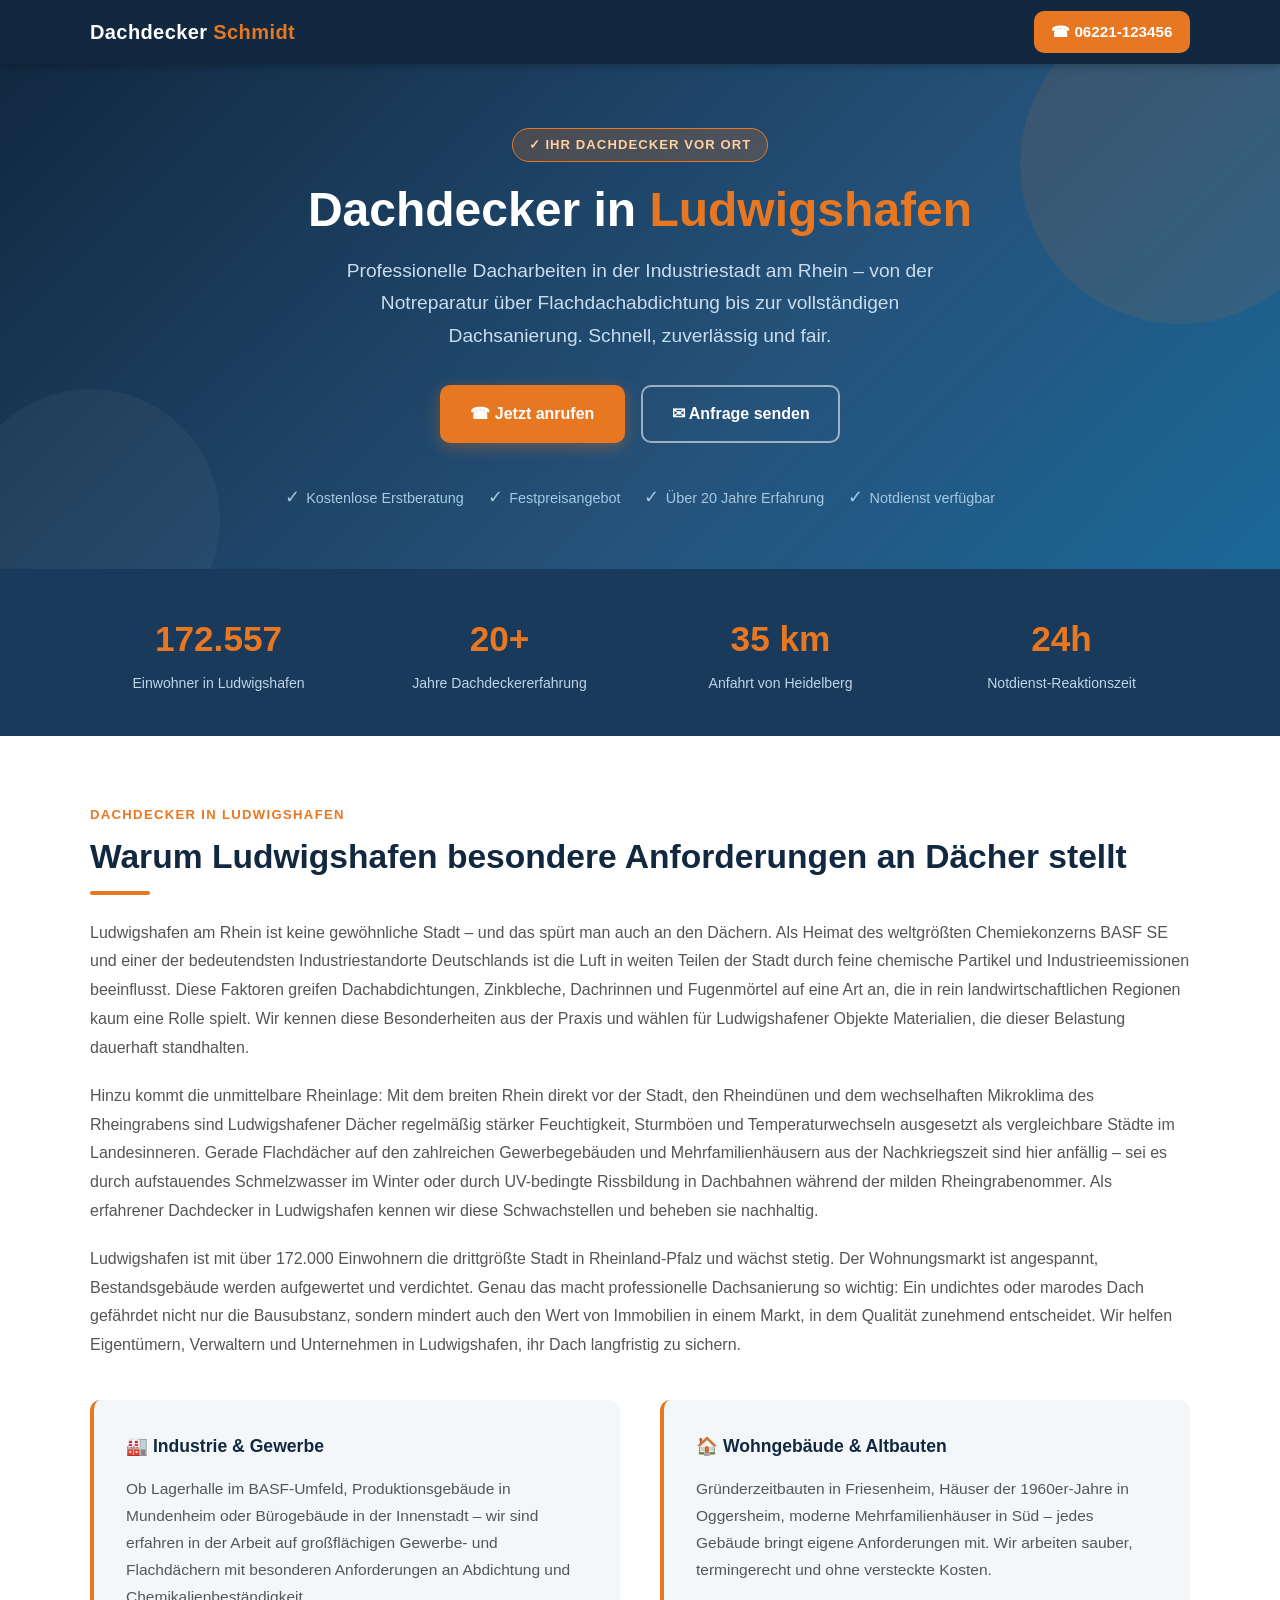
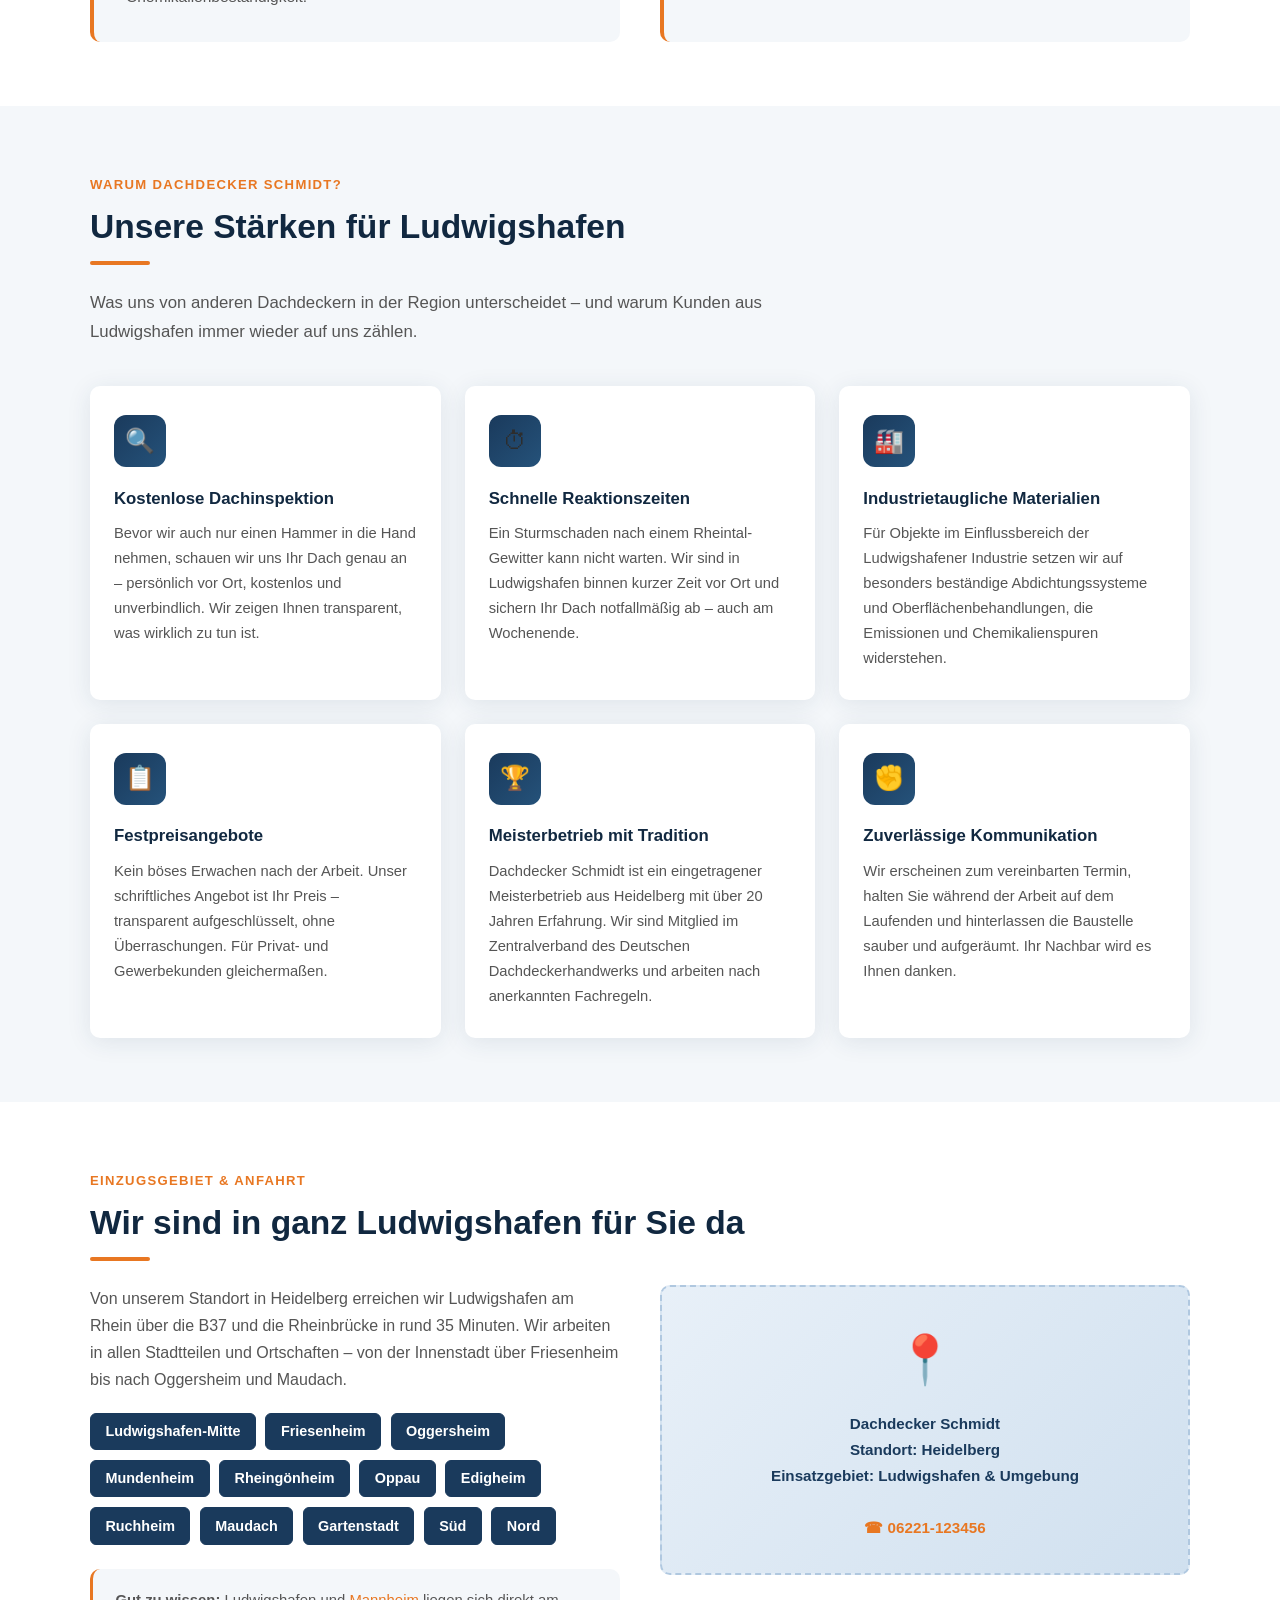
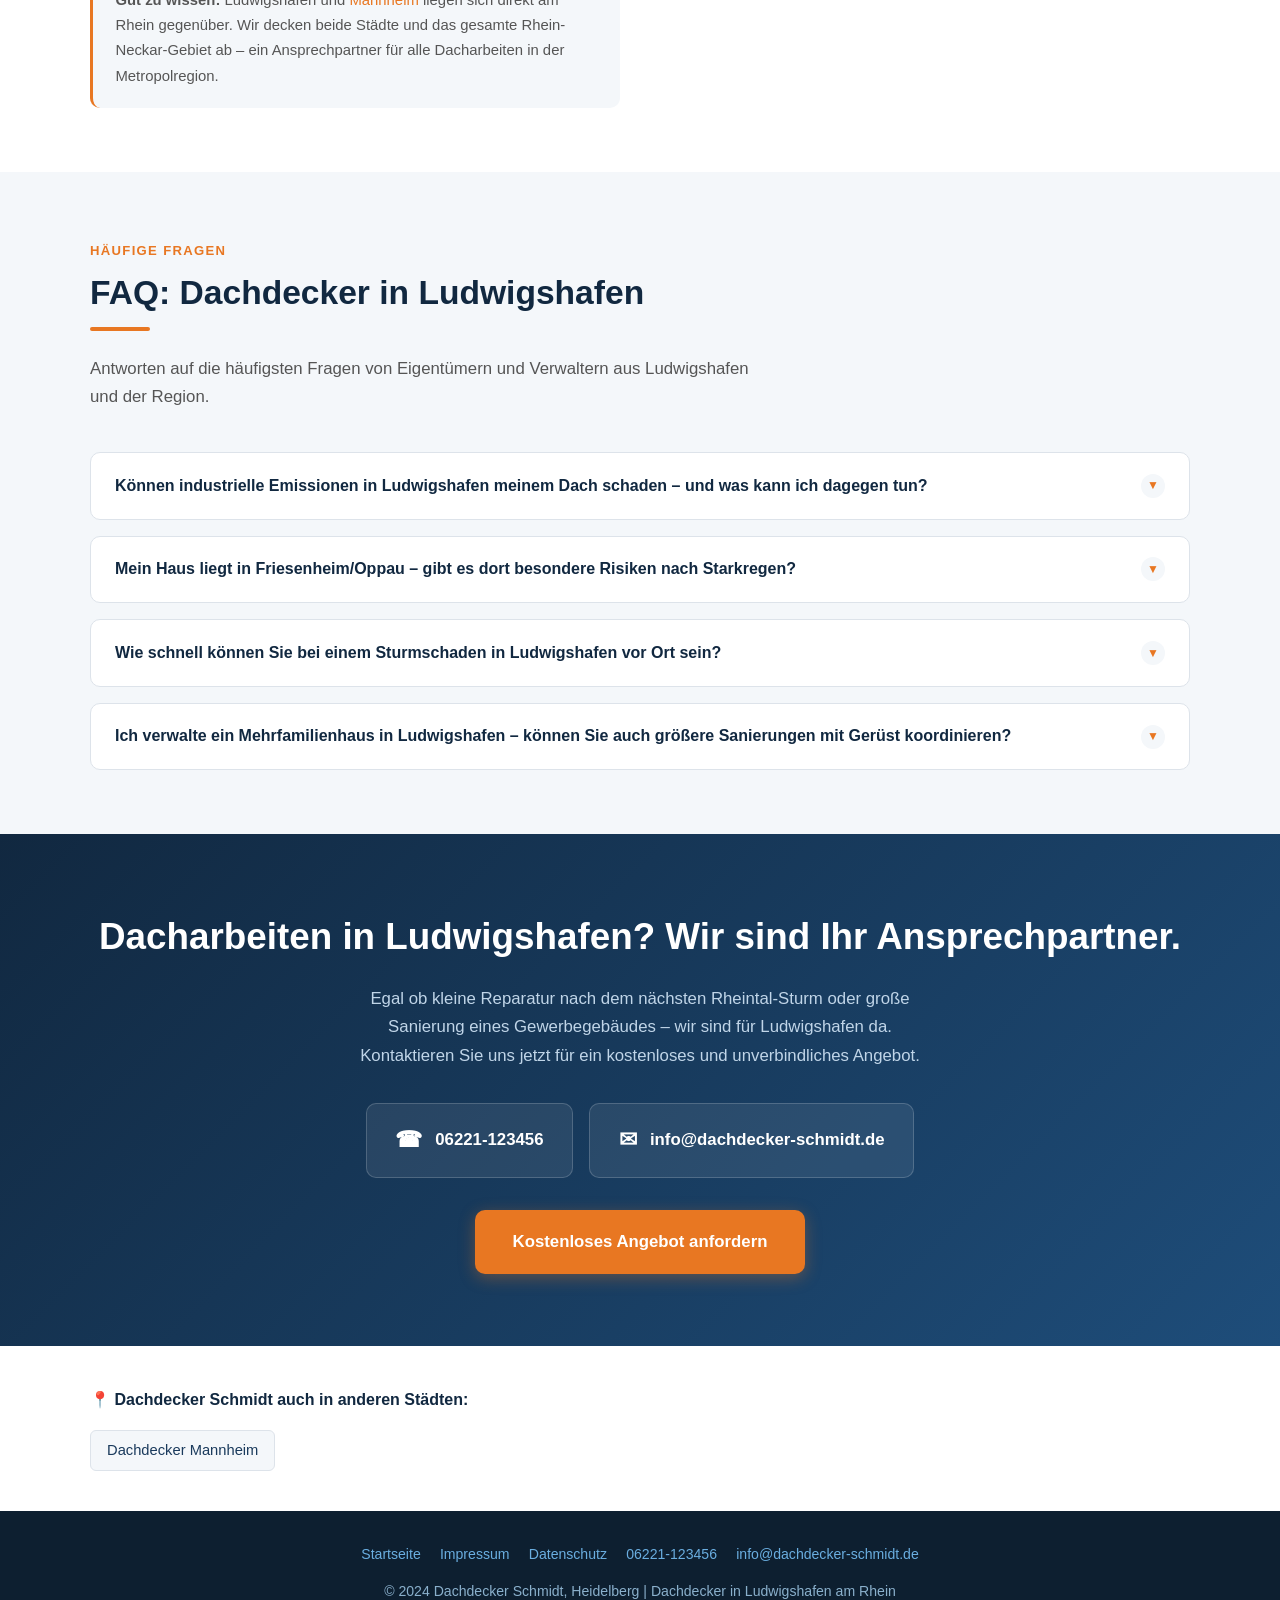
<file: dachdecker-ludwigshafen.html>
<!DOCTYPE html>
<html lang="de">
<head>
<meta charset="UTF-8">
<meta name="viewport" content="width=device-width, initial-scale=1.0">
<title>Dachdecker in Ludwigshafen | Dachdecker Schmidt – Ihr Profi am Rhein</title>
<meta name="description" content="Dachdecker Schmidt – Ihr erfahrener Dachdecker in Ludwigshafen am Rhein. Reparatur, Neubau & Sanierung. Jetzt kostenlos beraten lassen: 06221-123456.">
<meta name="robots" content="index, follow">
<meta name="geo.region" content="DE-RP">
<meta name="geo.placename" content="Ludwigshafen am Rhein">
<meta name="geo.position" content="49.4774;8.4452">
<meta name="ICBM" content="49.4774, 8.4452">
<link rel="canonical" href="https://dachdecker-schmidt.de/dachdecker-ludwigshafen">
<script type="application/ld+json">
{
  "@context": "https://schema.org",
  "@type": "RoofingContractor",
  "name": "Dachdecker Schmidt",
  "url": "https://dachdecker-schmidt.de",
  "telephone": "06221-123456",
  "email": "info@dachdecker-schmidt.de",
  "address": {
    "@type": "PostalAddress",
    "addressLocality": "Heidelberg",
    "addressCountry": "DE",
    "addressRegion": "DE-BW"
  },
  "areaServed": {
    "@type": "City",
    "name": "Ludwigshafen am Rhein",
    "sameAs": "https://www.wikidata.org/wiki/Q4042"
  },
  "openingHoursSpecification": [
    {
      "@type": "OpeningHoursSpecification",
      "dayOfWeek": ["Monday","Tuesday","Wednesday","Thursday","Friday"],
      "opens": "07:00",
      "closes": "18:00"
    }
  ],
  "priceRange": "€€",
  "description": "Professionelle Dachdeckerarbeiten in Ludwigshafen am Rhein – von der Dachreparatur über Flachdachabdichtung bis zur Komplettsanierung.",
  "hasMap": "https://maps.google.com/?q=Ludwigshafen+am+Rhein",
  "image": "https://dachdecker-schmidt.de/images/logo.jpg"
}
</script>
<style>
  *, *::before, *::after { box-sizing: border-box; margin: 0; padding: 0; }
  :root {
    --primary: #1a3a5c;
    --primary-dark: #112840;
    --accent: #e87722;
    --accent-hover: #cf6010;
    --light: #f4f7fa;
    --text: #2d2d2d;
    --text-light: #555;
    --border: #dde3ea;
    --white: #ffffff;
    --shadow: 0 4px 24px rgba(26,58,92,0.10);
    --radius: 10px;
  }
  html { scroll-behavior: smooth; }
  body {
    font-family: 'Segoe UI', Arial, sans-serif;
    font-size: 16px;
    line-height: 1.7;
    color: var(--text);
    background: var(--white);
  }
  a { color: var(--accent); text-decoration: none; }
  a:hover { color: var(--accent-hover); }
  img { max-width: 100%; height: auto; display: block; }

  /* HEADER NAV */
  .site-header {
    background: var(--primary-dark);
    padding: 0 1rem;
    position: sticky;
    top: 0;
    z-index: 100;
    box-shadow: 0 2px 8px rgba(0,0,0,0.25);
  }
  .header-inner {
    max-width: 1100px;
    margin: 0 auto;
    display: flex;
    align-items: center;
    justify-content: space-between;
    height: 64px;
    gap: 1rem;
  }
  .logo {
    color: var(--white);
    font-size: 1.25rem;
    font-weight: 700;
    letter-spacing: 0.02em;
    white-space: nowrap;
  }
  .logo span { color: var(--accent); }
  .header-cta {
    background: var(--accent);
    color: var(--white) !important;
    padding: 0.5rem 1.1rem;
    border-radius: var(--radius);
    font-weight: 600;
    font-size: 0.95rem;
    white-space: nowrap;
    transition: background 0.2s;
  }
  .header-cta:hover { background: var(--accent-hover); color: var(--white) !important; }

  /* HERO */
  .hero {
    background: linear-gradient(135deg, var(--primary-dark) 0%, #25527a 60%, #1a6898 100%);
    color: var(--white);
    padding: 4rem 1rem 3.5rem;
    text-align: center;
    position: relative;
    overflow: hidden;
  }
  .hero::before {
    content: '';
    position: absolute;
    top: -60px; right: -60px;
    width: 320px; height: 320px;
    background: rgba(232,119,34,0.10);
    border-radius: 50%;
  }
  .hero::after {
    content: '';
    position: absolute;
    bottom: -80px; left: -40px;
    width: 260px; height: 260px;
    background: rgba(255,255,255,0.04);
    border-radius: 50%;
  }
  .hero-inner { max-width: 800px; margin: 0 auto; position: relative; z-index: 1; }
  .hero-badge {
    display: inline-block;
    background: rgba(232,119,34,0.22);
    border: 1px solid var(--accent);
    color: #ffd0a0;
    font-size: 0.82rem;
    font-weight: 600;
    letter-spacing: 0.08em;
    text-transform: uppercase;
    padding: 0.3rem 1rem;
    border-radius: 50px;
    margin-bottom: 1.2rem;
  }
  .hero h1 {
    font-size: clamp(1.9rem, 5vw, 3rem);
    font-weight: 800;
    line-height: 1.2;
    margin-bottom: 1rem;
  }
  .hero h1 span { color: var(--accent); }
  .hero-sub {
    font-size: clamp(1rem, 2.5vw, 1.2rem);
    color: #c8ddf0;
    max-width: 620px;
    margin: 0 auto 2rem;
  }
  .hero-ctas {
    display: flex;
    flex-wrap: wrap;
    gap: 1rem;
    justify-content: center;
  }
  .btn {
    display: inline-flex;
    align-items: center;
    gap: 0.5rem;
    padding: 0.85rem 1.8rem;
    border-radius: var(--radius);
    font-size: 1rem;
    font-weight: 700;
    cursor: pointer;
    transition: background 0.2s, transform 0.15s, box-shadow 0.2s;
    border: 2px solid transparent;
    text-decoration: none;
  }
  .btn-primary {
    background: var(--accent);
    color: var(--white);
    box-shadow: 0 4px 16px rgba(232,119,34,0.35);
  }
  .btn-primary:hover { background: var(--accent-hover); color: var(--white); transform: translateY(-2px); }
  .btn-outline {
    background: transparent;
    color: var(--white);
    border-color: rgba(255,255,255,0.55);
  }
  .btn-outline:hover { background: rgba(255,255,255,0.12); color: var(--white); border-color: var(--white); }
  .hero-trust {
    margin-top: 2.5rem;
    display: flex;
    flex-wrap: wrap;
    justify-content: center;
    gap: 1.5rem;
    color: #a8c8e0;
    font-size: 0.9rem;
  }
  .trust-item { display: flex; align-items: center; gap: 0.4rem; }
  .trust-icon { font-size: 1.1rem; }

  /* SECTION BASE */
  section { padding: 4rem 1rem; }
  .section-inner { max-width: 1100px; margin: 0 auto; }
  .section-label {
    display: inline-block;
    color: var(--accent);
    font-weight: 700;
    font-size: 0.82rem;
    letter-spacing: 0.1em;
    text-transform: uppercase;
    margin-bottom: 0.6rem;
  }
  .section-title {
    font-size: clamp(1.5rem, 3.5vw, 2.1rem);
    font-weight: 800;
    color: var(--primary-dark);
    margin-bottom: 0.5rem;
    line-height: 1.25;
  }
  .section-intro {
    color: var(--text-light);
    max-width: 680px;
    margin-bottom: 2.5rem;
    font-size: 1.05rem;
  }

  /* ABOUT */
  .about { background: var(--white); }
  .about-grid {
    display: grid;
    grid-template-columns: 1fr;
    gap: 2rem;
    margin-top: 2.5rem;
  }
  @media(min-width: 768px) {
    .about-grid { grid-template-columns: 1fr 1fr; gap: 2.5rem; }
  }
  .about-card {
    background: var(--light);
    border-radius: var(--radius);
    padding: 2rem;
    border-left: 4px solid var(--accent);
  }
  .about-card h3 {
    font-size: 1.1rem;
    font-weight: 700;
    color: var(--primary-dark);
    margin-bottom: 0.8rem;
  }
  .about-card p { color: var(--text-light); font-size: 0.97rem; line-height: 1.75; }
  .about-intro-text { color: var(--text-light); font-size: 1rem; line-height: 1.8; }
  .about-intro-text + .about-intro-text { margin-top: 1.2rem; }

  /* STATS STRIP */
  .stats-strip {
    background: var(--primary);
    color: var(--white);
    padding: 2.5rem 1rem;
  }
  .stats-inner {
    max-width: 1100px;
    margin: 0 auto;
    display: grid;
    grid-template-columns: repeat(2, 1fr);
    gap: 1.5rem;
    text-align: center;
  }
  @media(min-width: 600px) {
    .stats-inner { grid-template-columns: repeat(4, 1fr); }
  }
  .stat-num {
    font-size: 2.2rem;
    font-weight: 800;
    color: var(--accent);
    display: block;
  }
  .stat-label { font-size: 0.88rem; color: #c0d4e8; margin-top: 0.2rem; }

  /* SERVICES / VORTEILE */
  .vorteile { background: var(--light); }
  .vorteile-grid {
    display: grid;
    grid-template-columns: 1fr;
    gap: 1.5rem;
  }
  @media(min-width: 600px) {
    .vorteile-grid { grid-template-columns: repeat(2, 1fr); }
  }
  @media(min-width: 900px) {
    .vorteile-grid { grid-template-columns: repeat(3, 1fr); }
  }
  .vorteil-card {
    background: var(--white);
    border-radius: var(--radius);
    padding: 1.8rem 1.5rem;
    box-shadow: var(--shadow);
    transition: transform 0.2s, box-shadow 0.2s;
  }
  .vorteil-card:hover { transform: translateY(-4px); box-shadow: 0 8px 32px rgba(26,58,92,0.14); }
  .vorteil-icon {
    width: 52px; height: 52px;
    background: linear-gradient(135deg, var(--primary) 0%, #25527a 100%);
    border-radius: 12px;
    display: flex; align-items: center; justify-content: center;
    font-size: 1.5rem;
    margin-bottom: 1.1rem;
  }
  .vorteil-card h3 { font-size: 1.05rem; font-weight: 700; color: var(--primary-dark); margin-bottom: 0.5rem; }
  .vorteil-card p { font-size: 0.92rem; color: var(--text-light); line-height: 1.7; }

  /* EINZUGSGEBIET */
  .einzug { background: var(--white); }
  .einzug-flex {
    display: grid;
    grid-template-columns: 1fr;
    gap: 2.5rem;
    margin-top: 1rem;
  }
  @media(min-width: 768px) {
    .einzug-flex { grid-template-columns: 1fr 1fr; align-items: start; }
  }
  .einzug-map-placeholder {
    background: linear-gradient(135deg, #e8f0f8 0%, #d0e0ef 100%);
    border-radius: var(--radius);
    min-height: 280px;
    display: flex;
    flex-direction: column;
    align-items: center;
    justify-content: center;
    border: 2px dashed #b0c8e0;
    color: var(--primary);
    gap: 0.7rem;
    font-size: 0.95rem;
    font-weight: 600;
    text-align: center;
    padding: 2rem;
  }
  .map-icon { font-size: 3rem; }
  .einzug-list { list-style: none; display: flex; flex-wrap: wrap; gap: 0.6rem; margin: 1.2rem 0 1.5rem; }
  .einzug-list li {
    background: var(--light);
    border: 1px solid var(--border);
    border-radius: 6px;
    padding: 0.35rem 0.9rem;
    font-size: 0.9rem;
    color: var(--text);
    font-weight: 500;
  }
  .einzug-list li.active {
    background: var(--primary);
    color: var(--white);
    border-color: var(--primary);
    font-weight: 700;
  }
  .einzug-note {
    background: var(--light);
    border-radius: var(--radius);
    padding: 1.2rem 1.4rem;
    font-size: 0.93rem;
    color: var(--text-light);
    border-left: 3px solid var(--accent);
  }

  /* FAQ */
  .faq { background: var(--light); }
  .faq-list { display: flex; flex-direction: column; gap: 1rem; margin-top: 0.5rem; }
  .faq-item {
    background: var(--white);
    border-radius: var(--radius);
    border: 1px solid var(--border);
    overflow: hidden;
  }
  .faq-question {
    width: 100%;
    background: none;
    border: none;
    text-align: left;
    padding: 1.3rem 1.5rem;
    font-size: 1rem;
    font-weight: 700;
    color: var(--primary-dark);
    cursor: pointer;
    display: flex;
    justify-content: space-between;
    align-items: center;
    gap: 1rem;
    line-height: 1.4;
  }
  .faq-question:hover { background: #f7fafd; }
  .faq-arrow {
    flex-shrink: 0;
    width: 24px; height: 24px;
    background: var(--light);
    border-radius: 50%;
    display: flex; align-items: center; justify-content: center;
    font-size: 0.75rem;
    color: var(--accent);
    font-weight: 800;
    transition: transform 0.25s;
  }
  .faq-item.open .faq-arrow { transform: rotate(180deg); }
  .faq-answer {
    max-height: 0;
    overflow: hidden;
    transition: max-height 0.35s ease;
  }
  .faq-item.open .faq-answer { max-height: 400px; }
  .faq-answer-inner {
    padding: 0 1.5rem 1.4rem;
    color: var(--text-light);
    font-size: 0.97rem;
    line-height: 1.75;
    border-top: 1px solid var(--border);
    padding-top: 1.2rem;
  }

  /* CTA SECTION */
  .cta-section {
    background: linear-gradient(135deg, var(--primary-dark) 0%, #1e4d7a 100%);
    color: var(--white);
    text-align: center;
    padding: 4.5rem 1rem;
  }
  .cta-section h2 {
    font-size: clamp(1.6rem, 4vw, 2.3rem);
    font-weight: 800;
    margin-bottom: 1rem;
  }
  .cta-section p {
    color: #c0d5e8;
    max-width: 560px;
    margin: 0 auto 2rem;
    font-size: 1.05rem;
  }
  .cta-contacts {
    display: flex;
    flex-wrap: wrap;
    justify-content: center;
    gap: 1rem;
    margin-bottom: 2rem;
  }
  .contact-block {
    background: rgba(255,255,255,0.08);
    border: 1px solid rgba(255,255,255,0.18);
    border-radius: var(--radius);
    padding: 1.1rem 1.8rem;
    display: flex;
    align-items: center;
    gap: 0.8rem;
    font-size: 1.05rem;
    font-weight: 600;
    color: var(--white);
    transition: background 0.2s;
    text-decoration: none;
  }
  .contact-block:hover { background: rgba(255,255,255,0.16); color: var(--white); }
  .contact-icon { font-size: 1.4rem; }

  /* INTERNAL LINKS */
  .related-cities { background: var(--white); padding: 2.5rem 1rem; }
  .related-inner { max-width: 1100px; margin: 0 auto; }
  .related-title { font-size: 1rem; font-weight: 700; color: var(--primary-dark); margin-bottom: 1rem; }
  .related-links { display: flex; flex-wrap: wrap; gap: 0.7rem; }
  .related-link {
    background: var(--light);
    border: 1px solid var(--border);
    border-radius: 6px;
    padding: 0.45rem 1rem;
    font-size: 0.92rem;
    color: var(--primary);
    font-weight: 500;
    transition: all 0.2s;
    text-decoration: none;
  }
  .related-link:hover { background: var(--primary); color: var(--white); border-color: var(--primary); }

  /* FOOTER */
  .site-footer {
    background: #0d1f30;
    color: #8ab0cc;
    padding: 2rem 1rem;
    text-align: center;
    font-size: 0.88rem;
  }
  .site-footer a { color: #6aaee0; }
  .footer-links { display: flex; flex-wrap: wrap; justify-content: center; gap: 1.2rem; margin-bottom: 0.8rem; }

  /* DIVIDER */
  .divider { width: 60px; height: 4px; background: var(--accent); border-radius: 2px; margin: 0.8rem 0 1.5rem; }

  /* SCROLL TO TOP */
  @media(max-width: 599px) {
    .hero { padding: 3rem 1rem 2.5rem; }
    section { padding: 3rem 1rem; }
  }
</style>
</head>
<body>

<!-- HEADER -->
<header class="site-header">
  <div class="header-inner">
    <div class="logo">Dachdecker <span>Schmidt</span></div>
    <a href="tel:06221123456" class="header-cta">&#9742; 06221-123456</a>
  </div>
</header>

<!-- HERO -->
<section class="hero">
  <div class="hero-inner">
    <div class="hero-badge">&#10003; Ihr Dachdecker vor Ort</div>
    <h1>Dachdecker in <span>Ludwigshafen</span></h1>
    <p class="hero-sub">Professionelle Dacharbeiten in der Industriestadt am Rhein – von der Notreparatur über Flachdachabdichtung bis zur vollständigen Dachsanierung. Schnell, zuverlässig und fair.</p>
    <div class="hero-ctas">
      <a href="tel:06221123456" class="btn btn-primary">&#9742; Jetzt anrufen</a>
      <a href="mailto:info@dachdecker-schmidt.de" class="btn btn-outline">&#9993; Anfrage senden</a>
    </div>
    <div class="hero-trust">
      <span class="trust-item"><span class="trust-icon">&#10003;</span> Kostenlose Erstberatung</span>
      <span class="trust-item"><span class="trust-icon">&#10003;</span> Festpreisangebot</span>
      <span class="trust-item"><span class="trust-icon">&#10003;</span> Über 20 Jahre Erfahrung</span>
      <span class="trust-item"><span class="trust-icon">&#10003;</span> Notdienst verfügbar</span>
    </div>
  </div>
</section>

<!-- STATS -->
<div class="stats-strip">
  <div class="stats-inner">
    <div>
      <span class="stat-num">172.557</span>
      <div class="stat-label">Einwohner in Ludwigshafen</div>
    </div>
    <div>
      <span class="stat-num">20+</span>
      <div class="stat-label">Jahre Dachdeckererfahrung</div>
    </div>
    <div>
      <span class="stat-num">35 km</span>
      <div class="stat-label">Anfahrt von Heidelberg</div>
    </div>
    <div>
      <span class="stat-num">24h</span>
      <div class="stat-label">Notdienst-Reaktionszeit</div>
    </div>
  </div>
</div>

<!-- ABOUT / SERVICE BESCHREIBUNG -->
<section class="about">
  <div class="section-inner">
    <span class="section-label">Dachdecker in Ludwigshafen</span>
    <h2 class="section-title">Warum Ludwigshafen besondere Anforderungen an Dächer stellt</h2>
    <div class="divider"></div>

    <p class="about-intro-text">
      Ludwigshafen am Rhein ist keine gewöhnliche Stadt – und das spürt man auch an den Dächern. Als Heimat des weltgrößten Chemiekonzerns BASF SE und einer der bedeutendsten Industriestandorte Deutschlands ist die Luft in weiten Teilen der Stadt durch feine chemische Partikel und Industrieemissionen beeinflusst. Diese Faktoren greifen Dachabdichtungen, Zinkbleche, Dachrinnen und Fugenmörtel auf eine Art an, die in rein landwirtschaftlichen Regionen kaum eine Rolle spielt. Wir kennen diese Besonderheiten aus der Praxis und wählen für Ludwigshafener Objekte Materialien, die dieser Belastung dauerhaft standhalten.
    </p>
    <p class="about-intro-text">
      Hinzu kommt die unmittelbare Rheinlage: Mit dem breiten Rhein direkt vor der Stadt, den Rheindünen und dem wechselhaften Mikroklima des Rheingrabens sind Ludwigshafener Dächer regelmäßig stärker Feuchtigkeit, Sturmböen und Temperaturwechseln ausgesetzt als vergleichbare Städte im Landesinneren. Gerade Flachdächer auf den zahlreichen Gewerbegebäuden und Mehrfamilienhäusern aus der Nachkriegszeit sind hier anfällig – sei es durch aufstauendes Schmelzwasser im Winter oder durch UV-bedingte Rissbildung in Dachbahnen während der milden Rheingrabenommer. Als erfahrener Dachdecker in Ludwigshafen kennen wir diese Schwachstellen und beheben sie nachhaltig.
    </p>
    <p class="about-intro-text">
      Ludwigshafen ist mit über 172.000 Einwohnern die drittgrößte Stadt in Rheinland-Pfalz und wächst stetig. Der Wohnungsmarkt ist angespannt, Bestandsgebäude werden aufgewertet und verdichtet. Genau das macht professionelle Dachsanierung so wichtig: Ein undichtes oder marodes Dach gefährdet nicht nur die Bausubstanz, sondern mindert auch den Wert von Immobilien in einem Markt, in dem Qualität zunehmend entscheidet. Wir helfen Eigentümern, Verwaltern und Unternehmen in Ludwigshafen, ihr Dach langfristig zu sichern.
    </p>

    <div class="about-grid">
      <div class="about-card">
        <h3>&#127981; Industrie &amp; Gewerbe</h3>
        <p>Ob Lagerhalle im BASF-Umfeld, Produktionsgebäude in Mundenheim oder Bürogebäude in der Innenstadt – wir sind erfahren in der Arbeit auf großflächigen Gewerbe- und Flachdächern mit besonderen Anforderungen an Abdichtung und Chemikalienbeständigkeit.</p>
      </div>
      <div class="about-card">
        <h3>&#127968; Wohngebäude &amp; Altbauten</h3>
        <p>Gründerzeitbauten in Friesenheim, Häuser der 1960er-Jahre in Oggersheim, moderne Mehrfamilienhäuser in Süd – jedes Gebäude bringt eigene Anforderungen mit. Wir arbeiten sauber, termingerecht und ohne versteckte Kosten.</p>
      </div>
    </div>
  </div>
</section>

<!-- VORTEILE -->
<section class="vorteile">
  <div class="section-inner">
    <span class="section-label">Warum Dachdecker Schmidt?</span>
    <h2 class="section-title">Unsere Stärken für Ludwigshafen</h2>
    <div class="divider"></div>
    <p class="section-intro">Was uns von anderen Dachdeckern in der Region unterscheidet – und warum Kunden aus Ludwigshafen immer wieder auf uns zählen.</p>
    <div class="vorteile-grid">
      <div class="vorteil-card">
        <div class="vorteil-icon">&#128269;</div>
        <h3>Kostenlose Dachinspektion</h3>
        <p>Bevor wir auch nur einen Hammer in die Hand nehmen, schauen wir uns Ihr Dach genau an – persönlich vor Ort, kostenlos und unverbindlich. Wir zeigen Ihnen transparent, was wirklich zu tun ist.</p>
      </div>
      <div class="vorteil-card">
        <div class="vorteil-icon">&#9201;</div>
        <h3>Schnelle Reaktionszeiten</h3>
        <p>Ein Sturmschaden nach einem Rheintal-Gewitter kann nicht warten. Wir sind in Ludwigshafen binnen kurzer Zeit vor Ort und sichern Ihr Dach notfallmäßig ab – auch am Wochenende.</p>
      </div>
      <div class="vorteil-card">
        <div class="vorteil-icon">&#127981;</div>
        <h3>Industrietaugliche Materialien</h3>
        <p>Für Objekte im Einflussbereich der Ludwigshafener Industrie setzen wir auf besonders beständige Abdichtungssysteme und Oberflächenbehandlungen, die Emissionen und Chemikalienspuren widerstehen.</p>
      </div>
      <div class="vorteil-card">
        <div class="vorteil-icon">&#128203;</div>
        <h3>Festpreisangebote</h3>
        <p>Kein böses Erwachen nach der Arbeit. Unser schriftliches Angebot ist Ihr Preis – transparent aufgeschlüsselt, ohne Überraschungen. Für Privat- und Gewerbekunden gleichermaßen.</p>
      </div>
      <div class="vorteil-card">
        <div class="vorteil-icon">&#127942;</div>
        <h3>Meisterbetrieb mit Tradition</h3>
        <p>Dachdecker Schmidt ist ein eingetragener Meisterbetrieb aus Heidelberg mit über 20 Jahren Erfahrung. Wir sind Mitglied im Zentralverband des Deutschen Dachdeckerhandwerks und arbeiten nach anerkannten Fachregeln.</p>
      </div>
      <div class="vorteil-card">
        <div class="vorteil-icon">&#9994;</div>
        <h3>Zuverlässige Kommunikation</h3>
        <p>Wir erscheinen zum vereinbarten Termin, halten Sie während der Arbeit auf dem Laufenden und hinterlassen die Baustelle sauber und aufgeräumt. Ihr Nachbar wird es Ihnen danken.</p>
      </div>
    </div>
  </div>
</section>

<!-- EINZUGSGEBIET -->
<section class="einzug">
  <div class="section-inner">
    <span class="section-label">Einzugsgebiet &amp; Anfahrt</span>
    <h2 class="section-title">Wir sind in ganz Ludwigshafen für Sie da</h2>
    <div class="divider"></div>
    <div class="einzug-flex">
      <div>
        <p style="color:var(--text-light); margin-bottom:1.2rem;">Von unserem Standort in Heidelberg erreichen wir Ludwigshafen am Rhein über die B37 und die Rheinbrücke in rund 35 Minuten. Wir arbeiten in allen Stadtteilen und Ortschaften – von der Innenstadt über Friesenheim bis nach Oggersheim und Maudach.</p>
        <ul class="einzug-list">
          <li class="active">Ludwigshafen-Mitte</li>
          <li class="active">Friesenheim</li>
          <li class="active">Oggersheim</li>
          <li class="active">Mundenheim</li>
          <li class="active">Rheingönheim</li>
          <li class="active">Oppau</li>
          <li class="active">Edigheim</li>
          <li class="active">Ruchheim</li>
          <li class="active">Maudach</li>
          <li class="active">Gartenstadt</li>
          <li class="active">Süd</li>
          <li class="active">Nord</li>
        </ul>
        <div class="einzug-note">
          <strong>Gut zu wissen:</strong> Ludwigshafen und <a href="/dachdecker-mannheim">Mannheim</a> liegen sich direkt am Rhein gegenüber. Wir decken beide Städte und das gesamte Rhein-Neckar-Gebiet ab – ein Ansprechpartner für alle Dacharbeiten in der Metropolregion.
        </div>
      </div>
      <div class="einzug-map-placeholder">
        <div class="map-icon">&#128205;</div>
        <div>
          <strong>Dachdecker Schmidt</strong><br>
          Standort: Heidelberg<br>
          Einsatzgebiet: Ludwigshafen &amp; Umgebung<br>
          <br>
          <a href="tel:06221123456" style="color:var(--accent); font-weight:700;">&#9742; 06221-123456</a>
        </div>
      </div>
    </div>
  </div>
</section>

<!-- FAQ -->
<section class="faq">
  <div class="section-inner">
    <span class="section-label">Häufige Fragen</span>
    <h2 class="section-title">FAQ: Dachdecker in Ludwigshafen</h2>
    <div class="divider"></div>
    <p class="section-intro">Antworten auf die häufigsten Fragen von Eigentümern und Verwaltern aus Ludwigshafen und der Region.</p>
    <div class="faq-list">

      <div class="faq-item">
        <button class="faq-question" onclick="toggleFaq(this)" type="button">
          Können industrielle Emissionen in Ludwigshafen meinem Dach schaden – und was kann ich dagegen tun?
          <span class="faq-arrow">&#9660;</span>
        </button>
        <div class="faq-answer">
          <div class="faq-answer-inner">
            Ja, tatsächlich. Im Umkreis großer Industrieanlagen – Ludwigshafen ist mit dem BASF-Werk einer der größten Chemiestandorte Europas – können feine Partikel und chemische Verbindungen in der Luft Dachmaterialien beschleunigt altern lassen. Besonders Zinkbleche, Kupferrinnen und bituminöse Dachbahnen können angegriffen werden. Unsere Empfehlung für Objekte in Werksnähe: Verwenden Sie chemisch beständige Kunststoffabdichtungen (FPO/TPO) für Flachdächer und überprüfen Sie Metallelemente regelmäßig. Wir beraten Sie gerne zu geeigneten Schutzbeschichtungen.
          </div>
        </div>
      </div>

      <div class="faq-item">
        <button class="faq-question" onclick="toggleFaq(this)" type="button">
          Mein Haus liegt in Friesenheim/Oppau – gibt es dort besondere Risiken nach Starkregen?
          <span class="faq-arrow">&#9660;</span>
        </button>
        <div class="faq-answer">
          <div class="faq-answer-inner">
            Ludwigshafen liegt größtenteils im Rheingraben und damit in einem Gebiet, das bei Extremniederschlägen durch Rückstau und Oberflächenwasser belastet wird. Gerade ältere Flachdächer in Oppau und Friesenheim haben häufig Ablaufsysteme, die für die heute üblicheren Starkregenereignisse nicht ausgelegt sind. Verstopfte Notabläufe können zu Wassereinstau und im schlimmsten Fall zum Einbruch der Dachhaut führen. Wir bieten Dachüberprüfungen und die Aufrüstung von Entwässerungssystemen an – ein Besuch lohnt sich besonders vor der Herbst- und Wintersaison.
          </div>
        </div>
      </div>

      <div class="faq-item">
        <button class="faq-question" onclick="toggleFaq(this)" type="button">
          Wie schnell können Sie bei einem Sturmschaden in Ludwigshafen vor Ort sein?
          <span class="faq-arrow">&#9660;</span>
        </button>
        <div class="faq-answer">
          <div class="faq-answer-inner">
            Unser Notdienst ist für das Rhein-Neckar-Gebiet einschließlich Ludwigshafen aktiv. Bei akuten Sturmschäden – abgedeckte Dachziegel, zerstörte Dachrinne, eindringendes Wasser – versuchen wir, innerhalb von 24 Stunden vor Ort zu sein und das Dach provisorisch zu sichern. Rufen Sie uns direkt an: <a href="tel:06221123456">06221-123456</a>. Bitte halten Sie im Schadenfall Ihre Versicherungsnummer bereit, wir helfen auch bei der Dokumentation für Ihre Wohngebäudeversicherung.
          </div>
        </div>
      </div>

      <div class="faq-item">
        <button class="faq-question" onclick="toggleFaq(this)" type="button">
          Ich verwalte ein Mehrfamilienhaus in Ludwigshafen – können Sie auch größere Sanierungen mit Gerüst koordinieren?
          <span class="faq-arrow">&#9660;</span>
        </button>
        <div class="faq-answer">
          <div class="faq-answer-inner">
            Selbstverständlich. Wir betreuen regelmäßig Mehrfamilien- und Wohnungseigentümergemeinschaften in Ludwigshafen, Mannheim und der gesamten Metropolregion Rhein-Neckar. Dazu gehört die komplette Koordination: Gerüstaufbau, Behördenabstimmung (z. B. Gehwegabsperrung in der Innenstadt), Kommunikation mit Mietern und selbstverständlich auch die Unterstützung bei der Beantragung von KfW-Fördermitteln für energetische Dachsanierungen. Sprechen Sie uns einfach an.
          </div>
        </div>
      </div>

    </div>
  </div>
</section>

<!-- CTA -->
<section class="cta-section">
  <div>
    <h2>Dacharbeiten in Ludwigshafen? Wir sind Ihr Ansprechpartner.</h2>
    <p>Egal ob kleine Reparatur nach dem nächsten Rheintal-Sturm oder große Sanierung eines Gewerbegebäudes – wir sind für Ludwigshafen da. Kontaktieren Sie uns jetzt für ein kostenloses und unverbindliches Angebot.</p>
    <div class="cta-contacts">
      <a href="tel:06221123456" class="contact-block">
        <span class="contact-icon">&#9742;</span>
        <span>06221-123456</span>
      </a>
      <a href="mailto:info@dachdecker-schmidt.de" class="contact-block">
        <span class="contact-icon">&#9993;</span>
        <span>info@dachdecker-schmidt.de</span>
      </a>
    </div>
    <a href="mailto:info@dachdecker-schmidt.de" class="btn btn-primary" style="font-size:1.05rem; padding:1rem 2.2rem;">Kostenloses Angebot anfordern</a>
  </div>
</section>

<!-- INTERNE VERLINKUNG -->
<div class="related-cities">
  <div class="related-inner">
    <p class="related-title">&#128205; Dachdecker Schmidt auch in anderen Städten:</p>
    <div class="related-links">
      <a href="/dachdecker-mannheim" class="related-link">Dachdecker Mannheim</a>
    </div>
  </div>
</div>

<!-- FOOTER -->
<footer class="site-footer">
  <div class="footer-links">
    <a href="https://dachdecker-schmidt.de">Startseite</a>
    <a href="https://dachdecker-schmidt.de/impressum">Impressum</a>
    <a href="https://dachdecker-schmidt.de/datenschutz">Datenschutz</a>
    <a href="tel:06221123456">06221-123456</a>
    <a href="mailto:info@dachdecker-schmidt.de">info@dachdecker-schmidt.de</a>
  </div>
  <p>&copy; 2024 Dachdecker Schmidt, Heidelberg | Dachdecker in Ludwigshafen am Rhein</p>
</footer>

<script>
  function toggleFaq(btn) {
    var item = btn.closest('.faq-item');
    var isOpen = item.classList.contains('open');
    document.querySelectorAll('.faq-item.open').forEach(function(el) {
      el.classList.remove('open');
    });
    if (!isOpen) {
      item.classList.add('open');
    }
  }
</script>
</body>
</html>
</file>
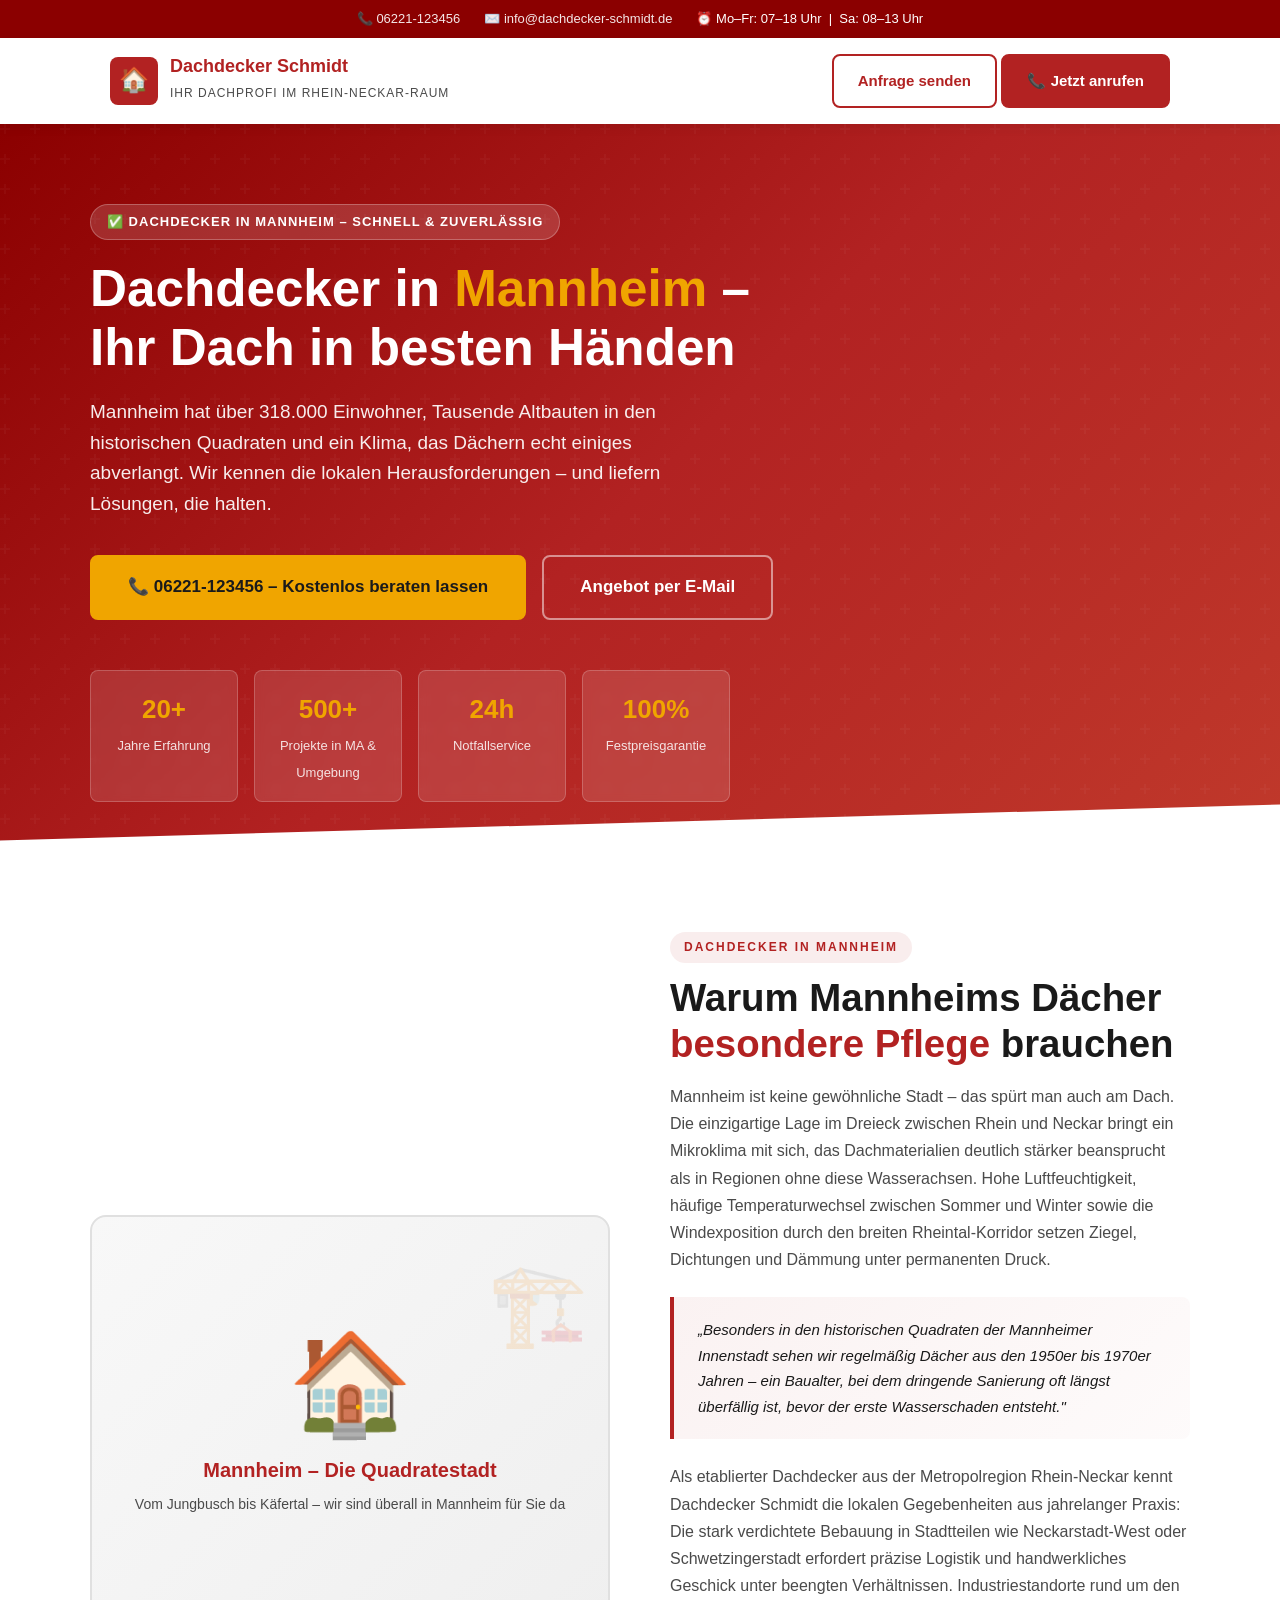
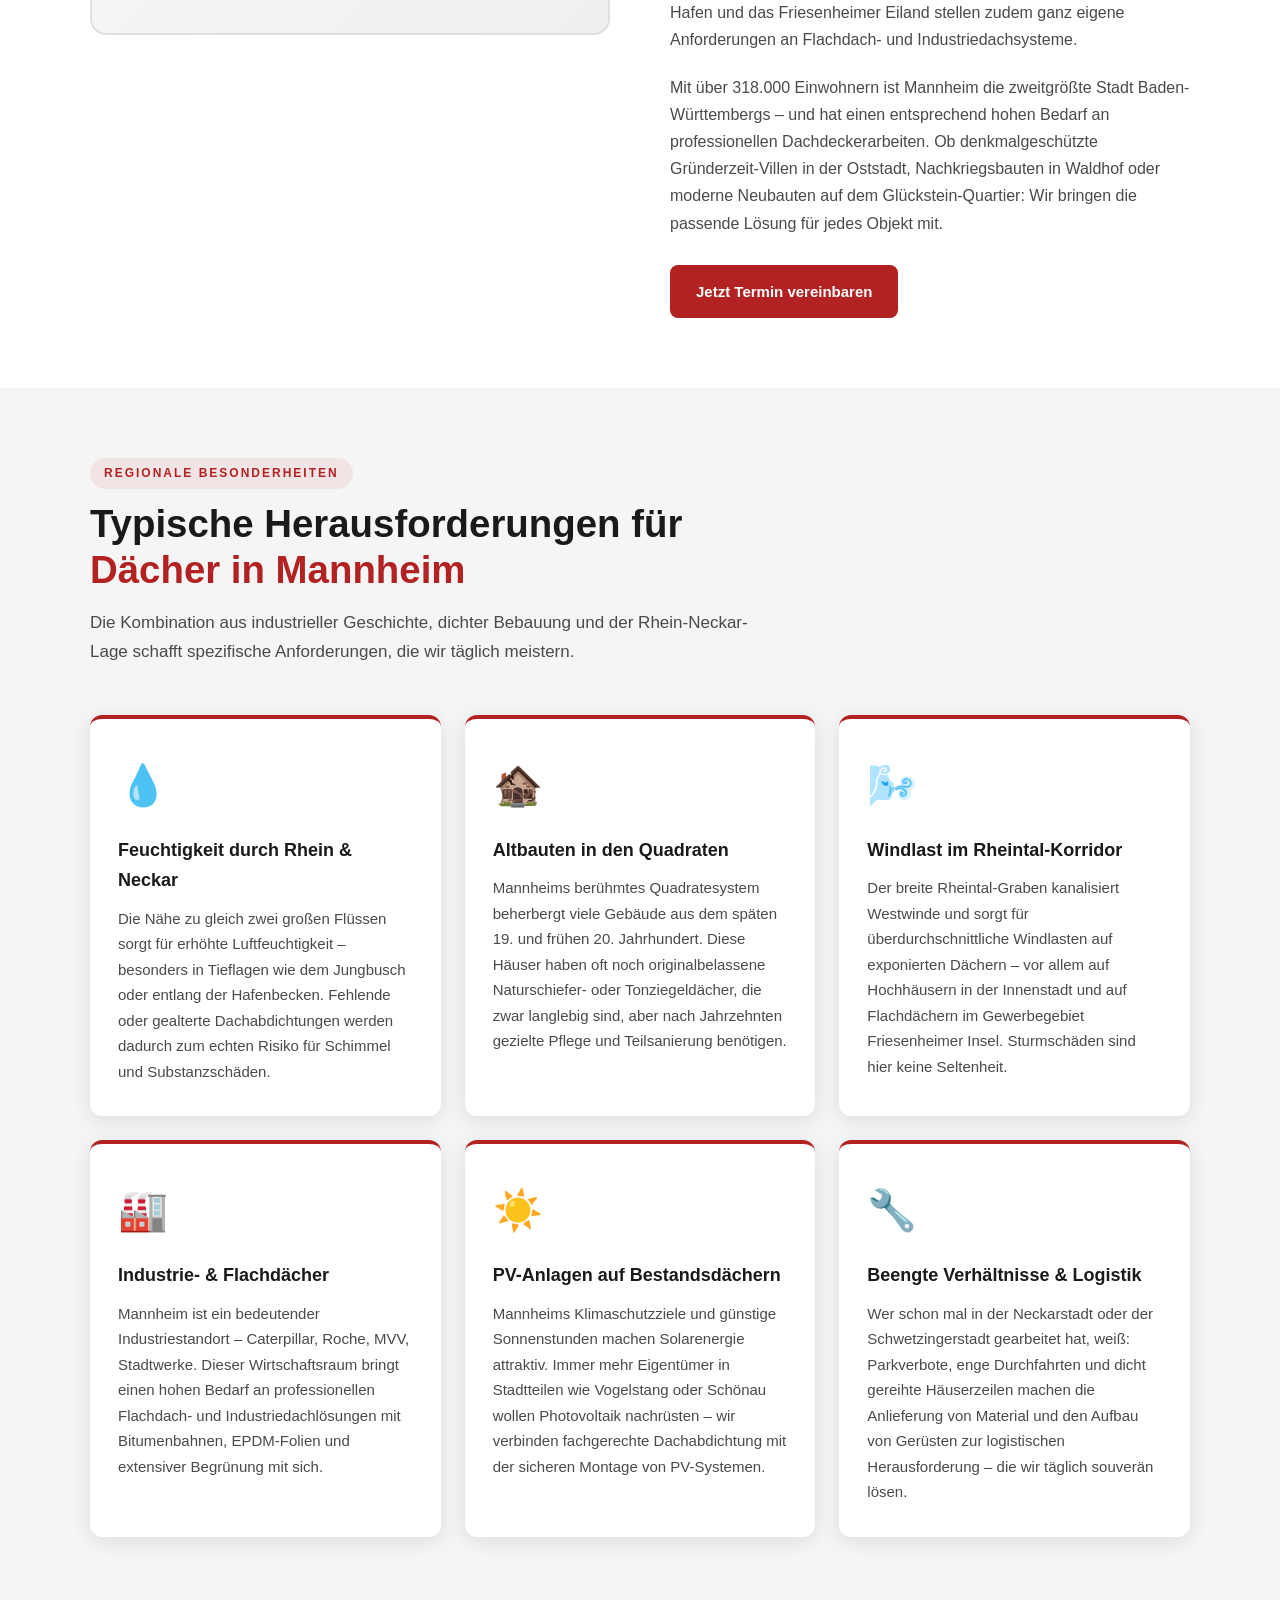
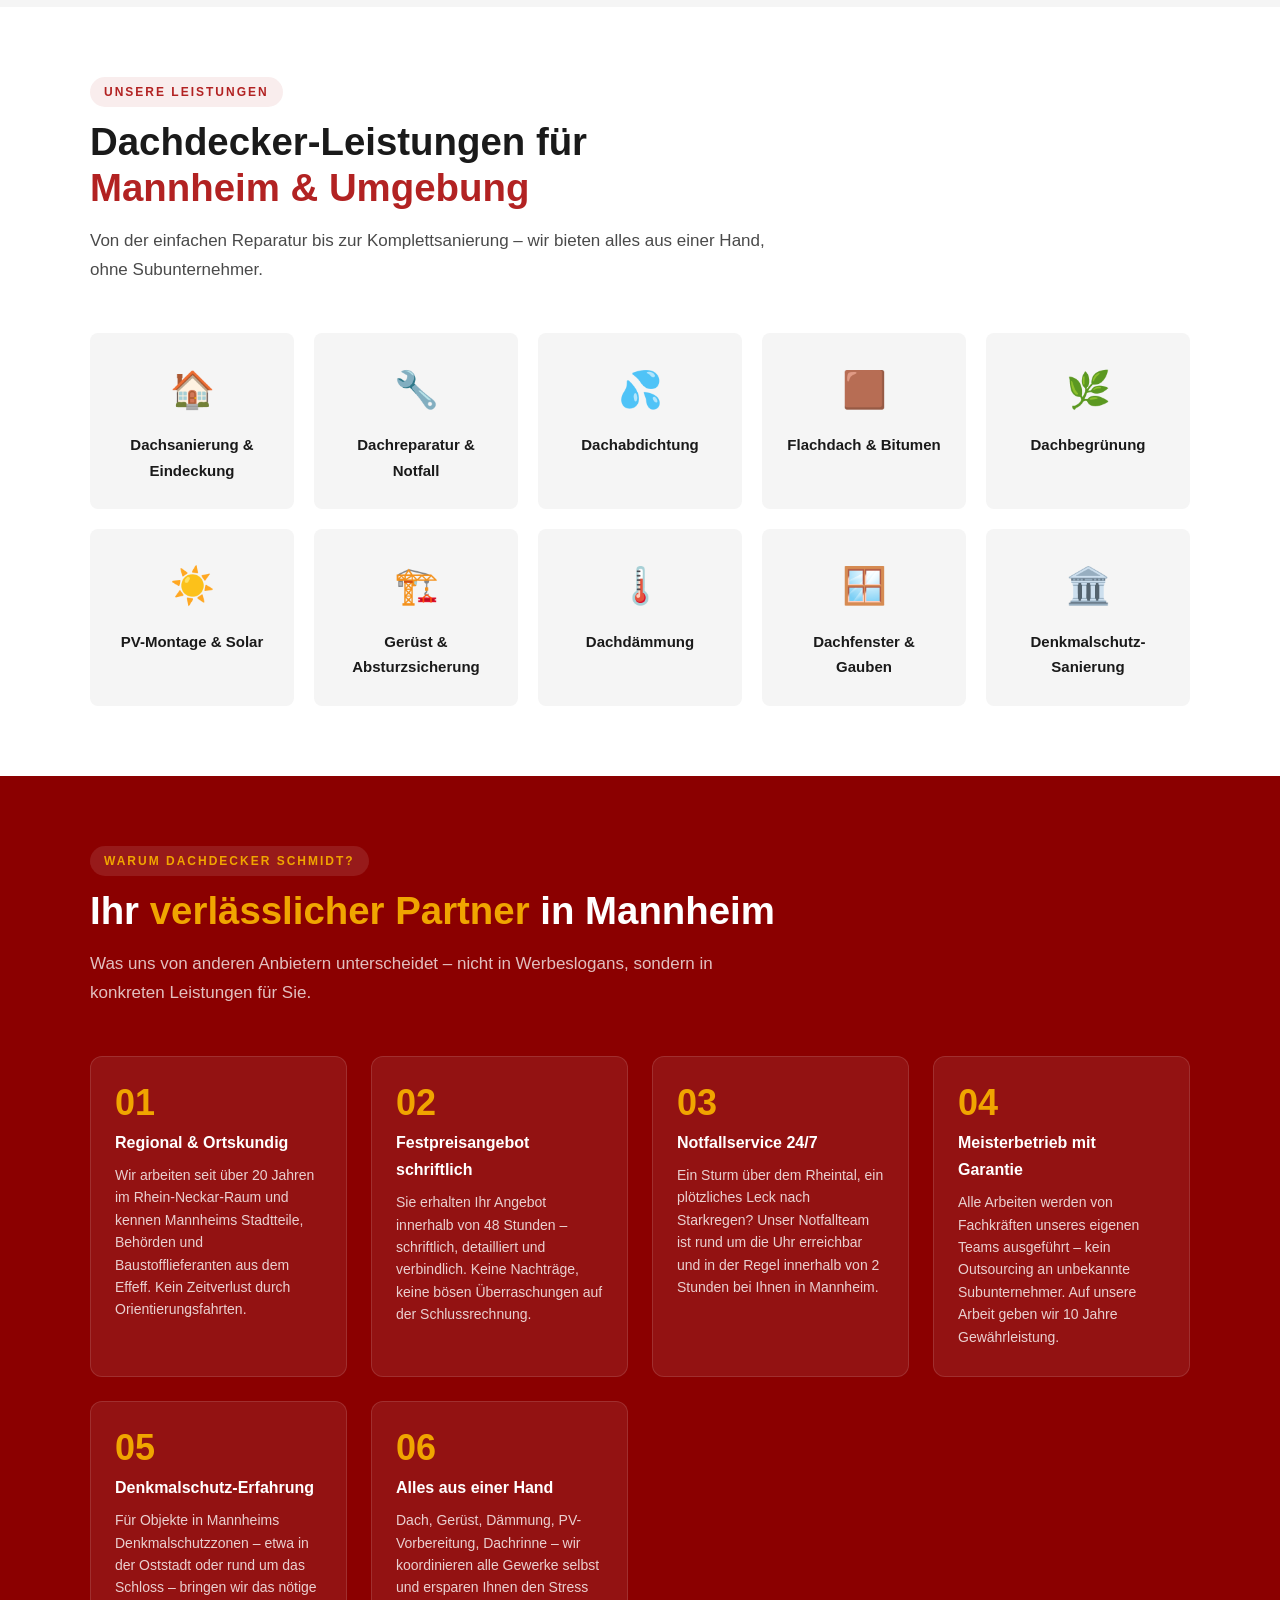
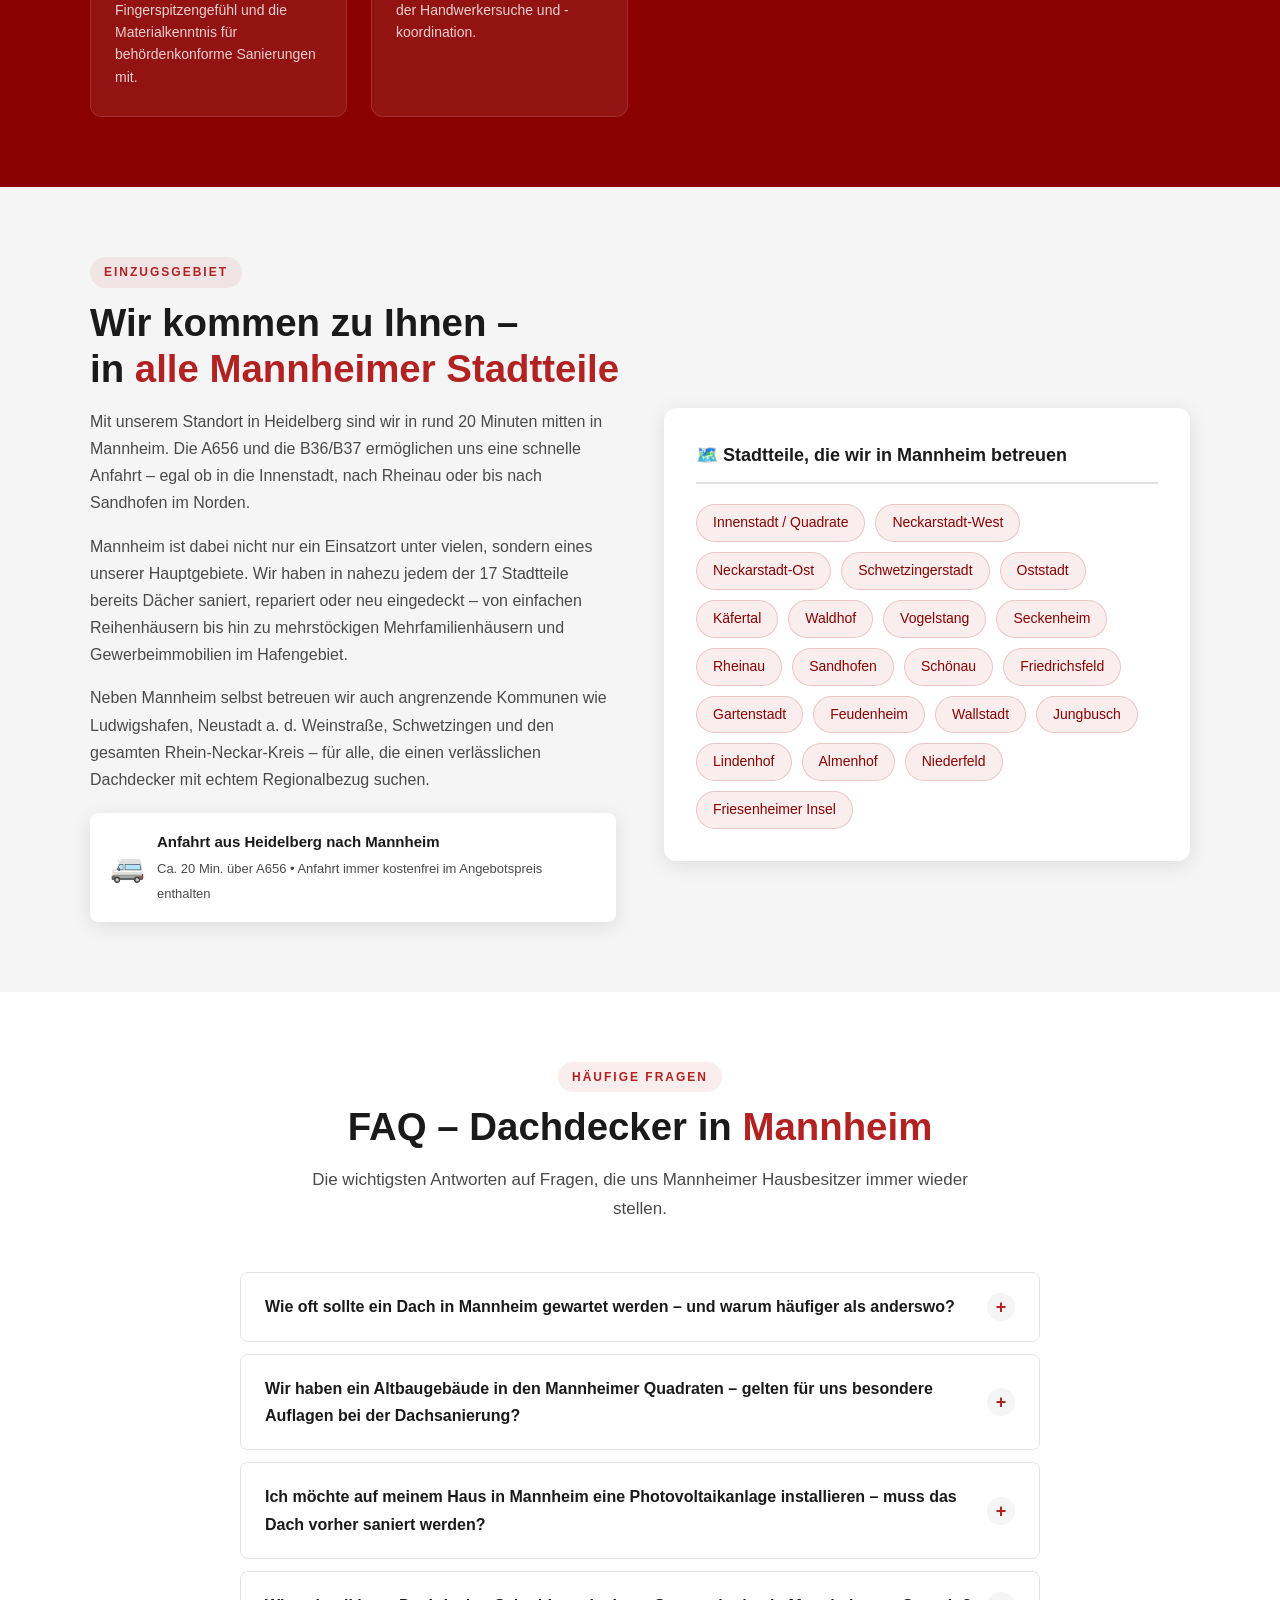
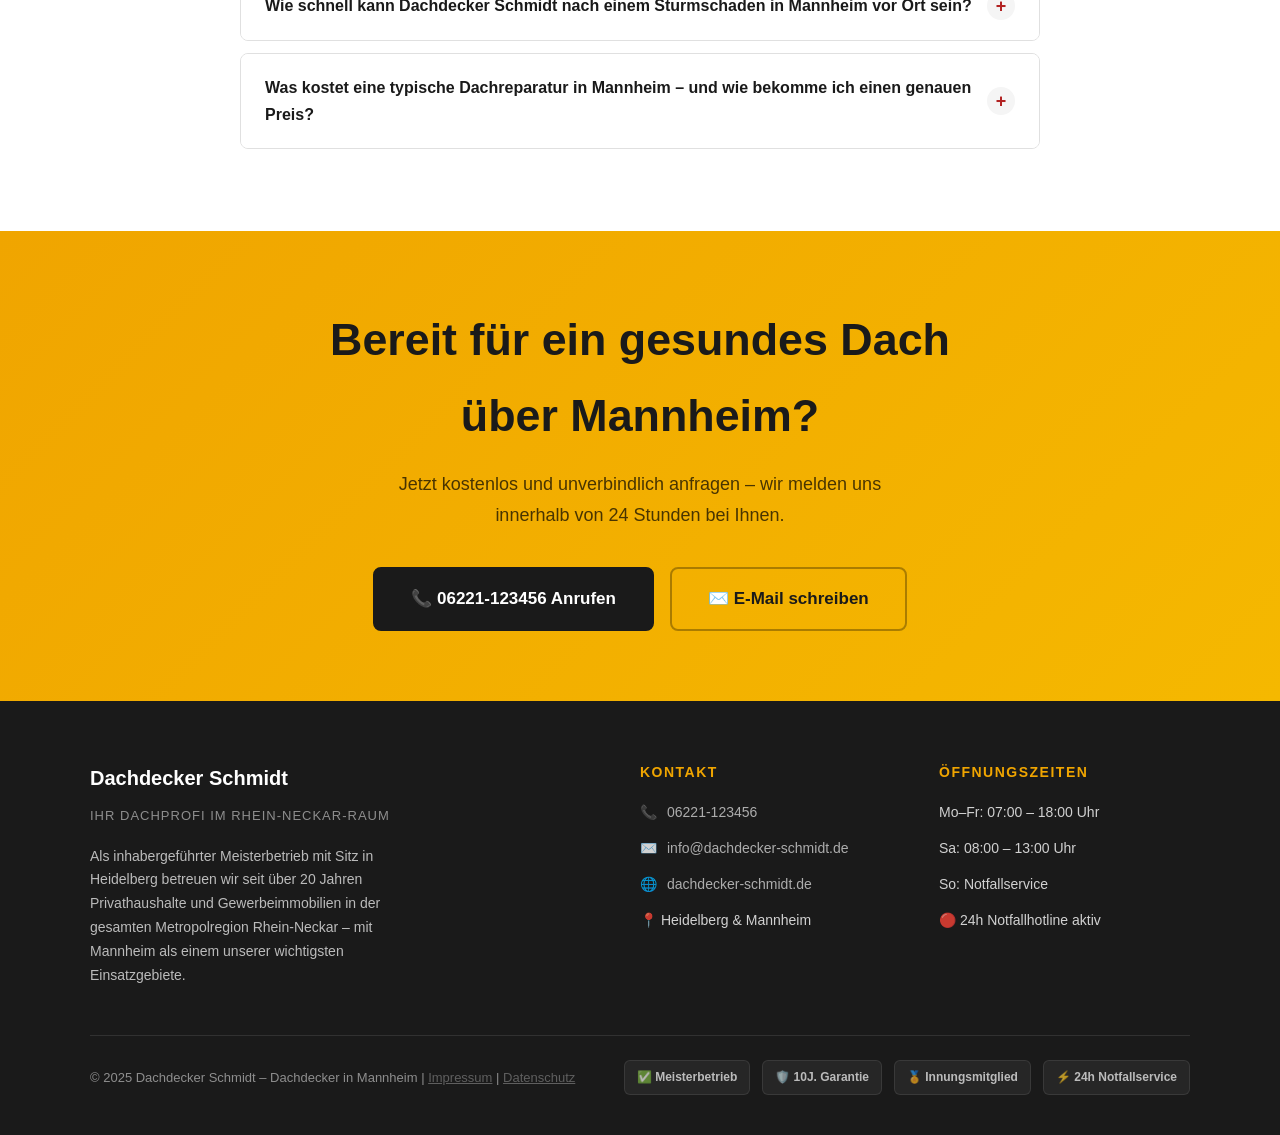
<file: dachdecker-mannheim.html>
<!DOCTYPE html>
<html lang="de">
<head>
  <meta charset="UTF-8">
  <meta name="viewport" content="width=device-width, initial-scale=1.0">
  <title>Dachdecker in Mannheim | Dachdecker Schmidt – Ihr Profi vor Ort</title>
  <meta name="description" content="Dachdecker Schmidt – Ihr zuverlässiger Dachdecker in Mannheim. Von der Quadratestadt bis nach Neckarstadt und Sandhofen: Dachsanierung, Reparatur & Neubau. Jetzt anrufen: 06221-123456">
  <meta name="robots" content="index, follow">
  <meta name="geo.region" content="DE-BW">
  <meta name="geo.placename" content="Mannheim">
  <meta name="geo.position" content="49.4875;8.4660">
  <meta name="ICBM" content="49.4875, 8.4660">
  <link rel="canonical" href="https://dachdecker-schmidt.de/dachdecker-mannheim">

  <script type="application/ld+json">
  {
    "@context": "https://schema.org",
    "@type": "RoofingContractor",
    "name": "Dachdecker Schmidt",
    "url": "https://dachdecker-schmidt.de",
    "logo": "https://dachdecker-schmidt.de/logo.png",
    "image": "https://dachdecker-schmidt.de/dachdecker-mannheim.jpg",
    "description": "Professioneller Dachdecker in Mannheim – Dachdecker Schmidt aus Heidelberg betreut alle Stadtteile Mannheims mit über 20 Jahren Erfahrung im Rhein-Neckar-Raum.",
    "telephone": "+496221123456",
    "email": "info@dachdecker-schmidt.de",
    "address": {
      "@type": "PostalAddress",
      "addressLocality": "Heidelberg",
      "addressRegion": "Baden-Württemberg",
      "addressCountry": "DE"
    },
    "areaServed": {
      "@type": "City",
      "name": "Mannheim",
      "postalCode": "68159",
      "addressRegion": "Baden-Württemberg"
    },
    "openingHoursSpecification": [
      {
        "@type": "OpeningHoursSpecification",
        "dayOfWeek": ["Monday","Tuesday","Wednesday","Thursday","Friday"],
        "opens": "07:00",
        "closes": "18:00"
      },
      {
        "@type": "OpeningHoursSpecification",
        "dayOfWeek": "Saturday",
        "opens": "08:00",
        "closes": "13:00"
      }
    ],
    "priceRange": "€€",
    "sameAs": [
      "https://dachdecker-schmidt.de"
    ]
  }
  </script>

  <style>
    *, *::before, *::after { box-sizing: border-box; margin: 0; padding: 0; }

    :root {
      --primary: #b22222;
      --primary-dark: #8b0000;
      --primary-light: #d44;
      --accent: #f0a500;
      --dark: #1a1a1a;
      --gray: #4a4a4a;
      --light-gray: #f5f5f5;
      --border: #e0e0e0;
      --white: #ffffff;
      --font: 'Segoe UI', Arial, sans-serif;
      --shadow: 0 4px 20px rgba(0,0,0,0.1);
      --shadow-lg: 0 8px 40px rgba(0,0,0,0.15);
      --radius: 8px;
      --transition: 0.3s ease;
    }

    html { scroll-behavior: smooth; }

    body {
      font-family: var(--font);
      color: var(--dark);
      line-height: 1.7;
      font-size: 16px;
      background: var(--white);
    }

    img { max-width: 100%; height: auto; display: block; }

    a { color: inherit; text-decoration: none; }

    /* ===== TOPBAR ===== */
    .topbar {
      background: var(--primary-dark);
      color: var(--white);
      font-size: 13px;
      padding: 8px 20px;
      display: flex;
      justify-content: center;
      gap: 24px;
      flex-wrap: wrap;
    }
    .topbar a {
      color: var(--white);
      display: inline-flex;
      align-items: center;
      gap: 6px;
      opacity: 0.9;
      transition: opacity var(--transition);
    }
    .topbar a:hover { opacity: 1; }

    /* ===== HEADER / NAV ===== */
    header {
      background: var(--white);
      box-shadow: 0 2px 12px rgba(0,0,0,0.08);
      position: sticky;
      top: 0;
      z-index: 100;
    }
    .header-inner {
      max-width: 1100px;
      margin: 0 auto;
      padding: 16px 20px;
      display: flex;
      align-items: center;
      justify-content: space-between;
      gap: 16px;
    }
    .logo {
      display: flex;
      align-items: center;
      gap: 12px;
    }
    .logo-icon {
      width: 48px;
      height: 48px;
      background: var(--primary);
      border-radius: var(--radius);
      display: flex;
      align-items: center;
      justify-content: center;
      font-size: 24px;
    }
    .logo-text strong {
      display: block;
      font-size: 18px;
      color: var(--primary);
      line-height: 1.2;
    }
    .logo-text span {
      font-size: 12px;
      color: var(--gray);
      text-transform: uppercase;
      letter-spacing: 1px;
    }
    .header-cta {
      display: flex;
      align-items: center;
      gap: 12px;
    }
    .btn {
      display: inline-flex;
      align-items: center;
      gap: 8px;
      padding: 12px 24px;
      border-radius: var(--radius);
      font-weight: 600;
      font-size: 15px;
      cursor: pointer;
      transition: all var(--transition);
      border: 2px solid transparent;
      white-space: nowrap;
    }
    .btn-primary {
      background: var(--primary);
      color: var(--white);
      border-color: var(--primary);
    }
    .btn-primary:hover {
      background: var(--primary-dark);
      border-color: var(--primary-dark);
      transform: translateY(-1px);
      box-shadow: 0 4px 16px rgba(178,34,34,0.3);
    }
    .btn-outline {
      background: transparent;
      color: var(--primary);
      border-color: var(--primary);
    }
    .btn-outline:hover {
      background: var(--primary);
      color: var(--white);
    }
    .btn-accent {
      background: var(--accent);
      color: var(--dark);
      border-color: var(--accent);
    }
    .btn-accent:hover {
      background: #d4920a;
      border-color: #d4920a;
      transform: translateY(-1px);
      box-shadow: 0 4px 16px rgba(240,165,0,0.3);
    }
    .btn-lg {
      padding: 16px 36px;
      font-size: 17px;
    }

    /* ===== HERO ===== */
    .hero {
      background: linear-gradient(135deg, var(--primary-dark) 0%, var(--primary) 50%, #c0392b 100%);
      color: var(--white);
      padding: 80px 20px 60px;
      position: relative;
      overflow: hidden;
    }
    .hero::before {
      content: '';
      position: absolute;
      inset: 0;
      background: url("data:image/svg+xml,%3Csvg width='60' height='60' viewBox='0 0 60 60' xmlns='http://www.w3.org/2000/svg'%3E%3Cg fill='none' fill-rule='evenodd'%3E%3Cg fill='%23ffffff' fill-opacity='0.03'%3E%3Cpath d='M36 34v-4h-2v4h-4v2h4v4h2v-4h4v-2h-4zm0-30V0h-2v4h-4v2h4v4h2V6h4V4h-4zM6 34v-4H4v4H0v2h4v4h2v-4h4v-2H6zM6 4V0H4v4H0v2h4v4h2V6h4V4H6z'/%3E%3C/g%3E%3C/g%3E%3C/svg%3E");
    }
    .hero::after {
      content: '';
      position: absolute;
      bottom: -2px;
      left: 0;
      right: 0;
      height: 60px;
      background: var(--white);
      clip-path: polygon(0 60%, 100% 0%, 100% 100%, 0% 100%);
    }
    .hero-inner {
      max-width: 1100px;
      margin: 0 auto;
      position: relative;
      z-index: 1;
    }
    .hero-badge {
      display: inline-block;
      background: rgba(255,255,255,0.15);
      border: 1px solid rgba(255,255,255,0.25);
      padding: 6px 16px;
      border-radius: 50px;
      font-size: 13px;
      font-weight: 600;
      letter-spacing: 1px;
      text-transform: uppercase;
      margin-bottom: 20px;
    }
    .hero h1 {
      font-size: clamp(2rem, 5vw, 3.2rem);
      font-weight: 800;
      line-height: 1.15;
      margin-bottom: 20px;
      max-width: 700px;
    }
    .hero h1 span { color: var(--accent); }
    .hero-sub {
      font-size: clamp(16px, 2.5vw, 19px);
      max-width: 600px;
      opacity: 0.92;
      margin-bottom: 36px;
      line-height: 1.6;
    }
    .hero-ctas {
      display: flex;
      gap: 16px;
      flex-wrap: wrap;
      margin-bottom: 50px;
    }
    .hero-stats {
      display: grid;
      grid-template-columns: repeat(auto-fit, minmax(140px, 1fr));
      gap: 16px;
      max-width: 640px;
    }
    .stat-card {
      background: rgba(255,255,255,0.12);
      border: 1px solid rgba(255,255,255,0.2);
      border-radius: var(--radius);
      padding: 16px 20px;
      text-align: center;
      backdrop-filter: blur(4px);
    }
    .stat-card strong {
      display: block;
      font-size: 26px;
      font-weight: 800;
      color: var(--accent);
    }
    .stat-card span { font-size: 13px; opacity: 0.85; }

    /* ===== SECTION BASICS ===== */
    section { padding: 70px 20px; }
    .container { max-width: 1100px; margin: 0 auto; }
    .section-label {
      display: inline-block;
      background: rgba(178,34,34,0.08);
      color: var(--primary);
      font-size: 12px;
      font-weight: 700;
      letter-spacing: 2px;
      text-transform: uppercase;
      padding: 5px 14px;
      border-radius: 50px;
      margin-bottom: 12px;
    }
    .section-title {
      font-size: clamp(1.6rem, 3.5vw, 2.4rem);
      font-weight: 800;
      line-height: 1.2;
      margin-bottom: 16px;
      color: var(--dark);
    }
    .section-title span { color: var(--primary); }
    .section-intro {
      font-size: 17px;
      color: var(--gray);
      max-width: 680px;
      margin-bottom: 48px;
    }

    /* ===== ABOUT SECTION ===== */
    .about { background: var(--white); }
    .about-grid {
      display: grid;
      grid-template-columns: 1fr 1fr;
      gap: 60px;
      align-items: center;
    }
    .about-visual {
      background: linear-gradient(135deg, #f8f8f8, #efefef);
      border-radius: 16px;
      height: 420px;
      display: flex;
      flex-direction: column;
      align-items: center;
      justify-content: center;
      gap: 20px;
      position: relative;
      overflow: hidden;
      border: 2px solid var(--border);
    }
    .about-visual::before {
      content: '🏗️';
      font-size: 80px;
      opacity: 0.15;
      position: absolute;
      top: 20px;
      right: 20px;
    }
    .roof-graphic {
      font-size: 100px;
      line-height: 1;
    }
    .about-visual-text {
      text-align: center;
      padding: 0 30px;
    }
    .about-visual-text strong {
      display: block;
      font-size: 20px;
      color: var(--primary);
      margin-bottom: 6px;
    }
    .about-visual-text p { font-size: 14px; color: var(--gray); }
    .about-content p {
      color: var(--gray);
      font-size: 16px;
      margin-bottom: 20px;
    }
    .about-content p:last-child { margin-bottom: 0; }
    .highlight-box {
      background: linear-gradient(135deg, rgba(178,34,34,0.06), rgba(178,34,34,0.02));
      border-left: 4px solid var(--primary);
      border-radius: 0 var(--radius) var(--radius) 0;
      padding: 20px 24px;
      margin: 24px 0;
    }
    .highlight-box p {
      margin: 0;
      font-style: italic;
      color: var(--dark) !important;
      font-size: 15px !important;
    }

    /* ===== CHALLENGES ===== */
    .challenges { background: var(--light-gray); }
    .challenges-grid {
      display: grid;
      grid-template-columns: repeat(auto-fit, minmax(300px, 1fr));
      gap: 24px;
    }
    .challenge-card {
      background: var(--white);
      border-radius: 12px;
      padding: 32px 28px;
      box-shadow: var(--shadow);
      border-top: 4px solid var(--primary);
      transition: transform var(--transition), box-shadow var(--transition);
    }
    .challenge-card:hover {
      transform: translateY(-4px);
      box-shadow: var(--shadow-lg);
    }
    .challenge-icon {
      font-size: 40px;
      margin-bottom: 16px;
      display: block;
    }
    .challenge-card h3 {
      font-size: 18px;
      font-weight: 700;
      color: var(--dark);
      margin-bottom: 10px;
    }
    .challenge-card p {
      color: var(--gray);
      font-size: 15px;
    }

    /* ===== SERVICES ===== */
    .services { background: var(--white); }
    .services-grid {
      display: grid;
      grid-template-columns: repeat(auto-fit, minmax(200px, 1fr));
      gap: 20px;
    }
    .service-item {
      background: var(--light-gray);
      border-radius: var(--radius);
      padding: 24px 20px;
      text-align: center;
      border: 2px solid transparent;
      transition: all var(--transition);
      cursor: default;
    }
    .service-item:hover {
      border-color: var(--primary);
      background: rgba(178,34,34,0.04);
      transform: translateY(-3px);
    }
    .service-item .icon { font-size: 36px; margin-bottom: 12px; display: block; }
    .service-item h3 { font-size: 15px; font-weight: 700; color: var(--dark); }

    /* ===== WHY US ===== */
    .why-us { background: var(--primary-dark); color: var(--white); }
    .why-us .section-title { color: var(--white); }
    .why-us .section-title span { color: var(--accent); }
    .why-us .section-label {
      background: rgba(255,255,255,0.1);
      color: var(--accent);
    }
    .benefits-grid {
      display: grid;
      grid-template-columns: repeat(auto-fit, minmax(240px, 1fr));
      gap: 24px;
    }
    .benefit-card {
      background: rgba(255,255,255,0.07);
      border: 1px solid rgba(255,255,255,0.12);
      border-radius: 12px;
      padding: 28px 24px;
      transition: background var(--transition);
    }
    .benefit-card:hover { background: rgba(255,255,255,0.12); }
    .benefit-num {
      font-size: 36px;
      font-weight: 800;
      color: var(--accent);
      line-height: 1;
      margin-bottom: 8px;
    }
    .benefit-card h3 {
      font-size: 16px;
      font-weight: 700;
      margin-bottom: 8px;
      color: var(--white);
    }
    .benefit-card p { font-size: 14px; opacity: 0.8; line-height: 1.6; }

    /* ===== AREA ===== */
    .area { background: var(--light-gray); }
    .area-content {
      display: grid;
      grid-template-columns: 1fr 1fr;
      gap: 48px;
      align-items: start;
    }
    .area-text p {
      color: var(--gray);
      font-size: 16px;
      margin-bottom: 16px;
    }
    .districts-box {
      background: var(--white);
      border-radius: 12px;
      padding: 32px;
      box-shadow: var(--shadow);
    }
    .districts-box h3 {
      font-size: 18px;
      font-weight: 700;
      margin-bottom: 20px;
      color: var(--dark);
      padding-bottom: 12px;
      border-bottom: 2px solid var(--border);
    }
    .district-tags {
      display: flex;
      flex-wrap: wrap;
      gap: 10px;
    }
    .district-tag {
      background: rgba(178,34,34,0.08);
      color: var(--primary-dark);
      border: 1px solid rgba(178,34,34,0.2);
      border-radius: 50px;
      padding: 6px 16px;
      font-size: 14px;
      font-weight: 500;
      transition: all var(--transition);
    }
    .district-tag:hover {
      background: var(--primary);
      color: var(--white);
      border-color: var(--primary);
    }
    .route-info {
      display: flex;
      align-items: center;
      gap: 12px;
      background: var(--white);
      border-radius: var(--radius);
      padding: 16px 20px;
      margin-top: 20px;
      box-shadow: var(--shadow);
      font-size: 15px;
    }
    .route-info .icon { font-size: 28px; flex-shrink: 0; }
    .route-info strong { display: block; color: var(--dark); font-size: 15px; }
    .route-info span { color: var(--gray); font-size: 13px; }

    /* ===== FAQ ===== */
    .faq { background: var(--white); }
    .faq-list { max-width: 800px; margin: 0 auto; }
    .faq-item {
      border: 1px solid var(--border);
      border-radius: var(--radius);
      margin-bottom: 12px;
      overflow: hidden;
    }
    .faq-question {
      padding: 20px 24px;
      cursor: pointer;
      display: flex;
      justify-content: space-between;
      align-items: center;
      font-weight: 600;
      font-size: 16px;
      background: var(--white);
      transition: background var(--transition);
      gap: 12px;
      user-select: none;
    }
    .faq-question:hover { background: var(--light-gray); }
    .faq-question.open { background: rgba(178,34,34,0.04); color: var(--primary); }
    .faq-toggle {
      width: 28px;
      height: 28px;
      border-radius: 50%;
      background: var(--light-gray);
      display: flex;
      align-items: center;
      justify-content: center;
      font-size: 18px;
      font-weight: 700;
      color: var(--primary);
      flex-shrink: 0;
      transition: all var(--transition);
      line-height: 1;
    }
    .faq-question.open .faq-toggle {
      background: var(--primary);
      color: var(--white);
      transform: rotate(45deg);
    }
    .faq-answer {
      display: none;
      padding: 0 24px 20px;
      color: var(--gray);
      font-size: 15px;
      line-height: 1.7;
      border-top: 1px solid var(--border);
    }
    .faq-answer.open { display: block; }

    /* ===== CTA SECTION ===== */
    .cta-section {
      background: linear-gradient(135deg, var(--accent) 0%, #f5b800 100%);
      padding: 70px 20px;
      text-align: center;
    }
    .cta-section h2 {
      font-size: clamp(1.8rem, 4vw, 2.8rem);
      font-weight: 800;
      color: var(--dark);
      margin-bottom: 16px;
    }
    .cta-section p {
      font-size: 18px;
      color: rgba(0,0,0,0.7);
      max-width: 560px;
      margin: 0 auto 36px;
    }
    .cta-buttons {
      display: flex;
      gap: 16px;
      justify-content: center;
      flex-wrap: wrap;
    }
    .btn-dark {
      background: var(--dark);
      color: var(--white);
      border-color: var(--dark);
    }
    .btn-dark:hover {
      background: #000;
      border-color: #000;
      transform: translateY(-1px);
    }

    /* ===== CONTACT FOOTER ===== */
    .contact-footer {
      background: var(--dark);
      color: var(--white);
      padding: 60px 20px 40px;
    }
    .contact-grid {
      display: grid;
      grid-template-columns: 2fr 1fr 1fr;
      gap: 48px;
      margin-bottom: 48px;
    }
    .contact-brand strong {
      display: block;
      font-size: 20px;
      color: var(--white);
      margin-bottom: 6px;
    }
    .contact-brand span {
      font-size: 13px;
      opacity: 0.5;
      text-transform: uppercase;
      letter-spacing: 1px;
    }
    .contact-brand p {
      font-size: 14px;
      opacity: 0.7;
      line-height: 1.7;
      margin-top: 16px;
      max-width: 340px;
    }
    .contact-col h4 {
      font-size: 14px;
      font-weight: 700;
      text-transform: uppercase;
      letter-spacing: 1.5px;
      color: var(--accent);
      margin-bottom: 16px;
    }
    .contact-list { list-style: none; }
    .contact-list li {
      display: flex;
      align-items: flex-start;
      gap: 10px;
      margin-bottom: 12px;
      font-size: 14px;
      opacity: 0.8;
    }
    .contact-list a {
      color: var(--white);
      opacity: 0.8;
      transition: opacity var(--transition);
    }
    .contact-list a:hover { opacity: 1; text-decoration: underline; }
    .footer-bottom {
      border-top: 1px solid rgba(255,255,255,0.1);
      padding-top: 24px;
      display: flex;
      justify-content: space-between;
      align-items: center;
      gap: 16px;
      flex-wrap: wrap;
    }
    .footer-bottom p { font-size: 13px; opacity: 0.5; }
    .trust-badges {
      display: flex;
      gap: 12px;
      flex-wrap: wrap;
    }
    .badge {
      background: rgba(255,255,255,0.08);
      border: 1px solid rgba(255,255,255,0.12);
      border-radius: 6px;
      padding: 6px 12px;
      font-size: 12px;
      font-weight: 600;
      opacity: 0.7;
    }

    /* ===== RESPONSIVE ===== */
    @media (max-width: 768px) {
      section { padding: 50px 16px; }
      .about-grid { grid-template-columns: 1fr; }
      .about-visual { height: 260px; }
      .area-content { grid-template-columns: 1fr; }
      .contact-grid { grid-template-columns: 1fr; gap: 32px; }
      .hero { padding: 60px 16px 50px; }
      .hero-stats { grid-template-columns: repeat(2, 1fr); }
      .header-cta .btn-outline { display: none; }
      .topbar { flex-direction: column; align-items: center; gap: 6px; font-size: 12px; }
    }

    @media (max-width: 480px) {
      .header-inner { padding: 12px 16px; }
      .logo-text strong { font-size: 15px; }
      .hero h1 { font-size: 1.8rem; }
      .hero-stats { grid-template-columns: 1fr 1fr; }
      .cta-buttons { flex-direction: column; align-items: center; }
    }
  </style>
</head>
<body>

  <!-- TOPBAR -->
  <div class="topbar">
    <a href="tel:06221123456">📞 06221-123456</a>
    <a href="mailto:info@dachdecker-schmidt.de">✉️ info@dachdecker-schmidt.de</a>
    <span>⏰ Mo–Fr: 07–18 Uhr &nbsp;|&nbsp; Sa: 08–13 Uhr</span>
  </div>

  <!-- HEADER -->
  <header>
    <div class="header-inner">
      <a href="https://dachdecker-schmidt.de" class="logo">
        <div class="logo-icon">🏠</div>
        <div class="logo-text">
          <strong>Dachdecker Schmidt</strong>
          <span>Ihr Dachprofi im Rhein-Neckar-Raum</span>
        </div>
      </a>
      <div class="header-ctas">
        <a href="mailto:info@dachdecker-schmidt.de" class="btn btn-outline">Anfrage senden</a>
        <a href="tel:06221123456" class="btn btn-primary">📞 Jetzt anrufen</a>
      </div>
    </div>
  </header>

  <!-- HERO -->
  <section class="hero">
    <div class="hero-inner">
      <div class="hero-badge">✅ Dachdecker in Mannheim – Schnell & Zuverlässig</div>
      <h1>Dachdecker in <span>Mannheim</span> –<br>Ihr Dach in besten Händen</h1>
      <p class="hero-sub">
        Mannheim hat über 318.000 Einwohner, Tausende Altbauten in den historischen Quadraten und ein Klima, das Dächern echt einiges abverlangt. Wir kennen die lokalen Herausforderungen – und liefern Lösungen, die halten.
      </p>
      <div class="hero-ctas">
        <a href="tel:06221123456" class="btn btn-accent btn-lg">📞 06221-123456 – Kostenlos beraten lassen</a>
        <a href="mailto:info@dachdecker-schmidt.de" class="btn btn-outline btn-lg" style="color:#fff; border-color:rgba(255,255,255,0.5);">Angebot per E-Mail</a>
      </div>
      <div class="hero-stats">
        <div class="stat-card">
          <strong>20+</strong>
          <span>Jahre Erfahrung</span>
        </div>
        <div class="stat-card">
          <strong>500+</strong>
          <span>Projekte in MA & Umgebung</span>
        </div>
        <div class="stat-card">
          <strong>24h</strong>
          <span>Notfallservice</span>
        </div>
        <div class="stat-card">
          <strong>100%</strong>
          <span>Festpreisgarantie</span>
        </div>
      </div>
    </div>
  </section>

  <!-- ABOUT / LOCAL CONTENT -->
  <section class="about">
    <div class="container">
      <div class="about-grid">
        <div class="about-visual">
          <div class="roof-graphic">🏠</div>
          <div class="about-visual-text">
            <strong>Mannheim – Die Quadratestadt</strong>
            <p>Vom Jungbusch bis Käfertal – wir sind überall in Mannheim für Sie da</p>
          </div>
        </div>
        <div class="about-content">
          <div class="section-label">Dachdecker in Mannheim</div>
          <h2 class="section-title">Warum Mannheims Dächer<br><span>besondere Pflege</span> brauchen</h2>

          <p>Mannheim ist keine gewöhnliche Stadt – das spürt man auch am Dach. Die einzigartige Lage im Dreieck zwischen Rhein und Neckar bringt ein Mikroklima mit sich, das Dachmaterialien deutlich stärker beansprucht als in Regionen ohne diese Wasserachsen. Hohe Luftfeuchtigkeit, häufige Temperaturwechsel zwischen Sommer und Winter sowie die Windexposition durch den breiten Rheintal-Korridor setzen Ziegel, Dichtungen und Dämmung unter permanenten Druck.</p>

          <div class="highlight-box">
            <p>„Besonders in den historischen Quadraten der Mannheimer Innenstadt sehen wir regelmäßig Dächer aus den 1950er bis 1970er Jahren – ein Baualter, bei dem dringende Sanierung oft längst überfällig ist, bevor der erste Wasserschaden entsteht."</p>
          </div>

          <p>Als etablierter Dachdecker aus der Metropolregion Rhein-Neckar kennt Dachdecker Schmidt die lokalen Gegebenheiten aus jahrelanger Praxis: Die stark verdichtete Bebauung in Stadtteilen wie Neckarstadt-West oder Schwetzingerstadt erfordert präzise Logistik und handwerkliches Geschick unter beengten Verhältnissen. Industriestandorte rund um den Hafen und das Friesenheimer Eiland stellen zudem ganz eigene Anforderungen an Flachdach- und Industriedachsysteme.</p>

          <p>Mit über 318.000 Einwohnern ist Mannheim die zweitgrößte Stadt Baden-Württembergs – und hat einen entsprechend hohen Bedarf an professionellen Dachdeckerarbeiten. Ob denkmalgeschützte Gründerzeit-Villen in der Oststadt, Nachkriegsbauten in Waldhof oder moderne Neubauten auf dem Glückstein-Quartier: Wir bringen die passende Lösung für jedes Objekt mit.</p>

          <a href="tel:06221123456" class="btn btn-primary" style="margin-top:8px;">Jetzt Termin vereinbaren</a>
        </div>
      </div>
    </div>
  </section>

  <!-- CHALLENGES -->
  <section class="challenges">
    <div class="container">
      <div class="section-label">Regionale Besonderheiten</div>
      <h2 class="section-title">Typische Herausforderungen für<br><span>Dächer in Mannheim</span></h2>
      <p class="section-intro">Die Kombination aus industrieller Geschichte, dichter Bebauung und der Rhein-Neckar-Lage schafft spezifische Anforderungen, die wir täglich meistern.</p>
      <div class="challenges-grid">
        <div class="challenge-card">
          <span class="challenge-icon">💧</span>
          <h3>Feuchtigkeit durch Rhein & Neckar</h3>
          <p>Die Nähe zu gleich zwei großen Flüssen sorgt für erhöhte Luftfeuchtigkeit – besonders in Tieflagen wie dem Jungbusch oder entlang der Hafenbecken. Fehlende oder gealterte Dachabdichtungen werden dadurch zum echten Risiko für Schimmel und Substanzschäden.</p>
        </div>
        <div class="challenge-card">
          <span class="challenge-icon">🏚️</span>
          <h3>Altbauten in den Quadraten</h3>
          <p>Mannheims berühmtes Quadratesystem beherbergt viele Gebäude aus dem späten 19. und frühen 20. Jahrhundert. Diese Häuser haben oft noch originalbelassene Naturschiefer- oder Tonziegeldächer, die zwar langlebig sind, aber nach Jahrzehnten gezielte Pflege und Teilsanierung benötigen.</p>
        </div>
        <div class="challenge-card">
          <span class="challenge-icon">🌬️</span>
          <h3>Windlast im Rheintal-Korridor</h3>
          <p>Der breite Rheintal-Graben kanalisiert Westwinde und sorgt für überdurchschnittliche Windlasten auf exponierten Dächern – vor allem auf Hochhäusern in der Innenstadt und auf Flachdächern im Gewerbegebiet Friesenheimer Insel. Sturmschäden sind hier keine Seltenheit.</p>
        </div>
        <div class="challenge-card">
          <span class="challenge-icon">🏭</span>
          <h3>Industrie- & Flachdächer</h3>
          <p>Mannheim ist ein bedeutender Industriestandort – Caterpillar, Roche, MVV, Stadtwerke. Dieser Wirtschaftsraum bringt einen hohen Bedarf an professionellen Flachdach- und Industriedachlösungen mit Bitumenbahnen, EPDM-Folien und extensiver Begrünung mit sich.</p>
        </div>
        <div class="challenge-card">
          <span class="challenge-icon">☀️</span>
          <h3>PV-Anlagen auf Bestandsdächern</h3>
          <p>Mannheims Klimaschutzziele und günstige Sonnenstunden machen Solarenergie attraktiv. Immer mehr Eigentümer in Stadtteilen wie Vogelstang oder Schönau wollen Photovoltaik nachrüsten – wir verbinden fachgerechte Dachabdichtung mit der sicheren Montage von PV-Systemen.</p>
        </div>
        <div class="challenge-card">
          <span class="challenge-icon">🔧</span>
          <h3>Beengte Verhältnisse & Logistik</h3>
          <p>Wer schon mal in der Neckarstadt oder der Schwetzingerstadt gearbeitet hat, weiß: Parkverbote, enge Durchfahrten und dicht gereihte Häuserzeilen machen die Anlieferung von Material und den Aufbau von Gerüsten zur logistischen Herausforderung – die wir täglich souverän lösen.</p>
        </div>
      </div>
    </div>
  </section>

  <!-- SERVICES -->
  <section class="services">
    <div class="container">
      <div class="section-label">Unsere Leistungen</div>
      <h2 class="section-title">Dachdecker-Leistungen für<br><span>Mannheim & Umgebung</span></h2>
      <p class="section-intro">Von der einfachen Reparatur bis zur Komplettsanierung – wir bieten alles aus einer Hand, ohne Subunternehmer.</p>
      <div class="services-grid">
        <div class="service-item">
          <span class="icon">🏠</span>
          <h3>Dachsanierung & Eindeckung</h3>
        </div>
        <div class="service-item">
          <span class="icon">🔧</span>
          <h3>Dachreparatur & Notfall</h3>
        </div>
        <div class="service-item">
          <span class="icon">💦</span>
          <h3>Dachabdichtung</h3>
        </div>
        <div class="service-item">
          <span class="icon">🟫</span>
          <h3>Flachdach & Bitumen</h3>
        </div>
        <div class="service-item">
          <span class="icon">🌿</span>
          <h3>Dachbegrünung</h3>
        </div>
        <div class="service-item">
          <span class="icon">☀️</span>
          <h3>PV-Montage & Solar</h3>
        </div>
        <div class="service-item">
          <span class="icon">🏗️</span>
          <h3>Gerüst & Absturzsicherung</h3>
        </div>
        <div class="service-item">
          <span class="icon">🌡️</span>
          <h3>Dachdämmung</h3>
        </div>
        <div class="service-item">
          <span class="icon">🪟</span>
          <h3>Dachfenster & Gauben</h3>
        </div>
        <div class="service-item">
          <span class="icon">🏛️</span>
          <h3>Denkmalschutz-Sanierung</h3>
        </div>
      </div>
    </div>
  </section>

  <!-- WHY US -->
  <section class="why-us">
    <div class="container">
      <div class="section-label">Warum Dachdecker Schmidt?</div>
      <h2 class="section-title">Ihr <span>verlässlicher Partner</span> in Mannheim</h2>
      <p class="section-intro" style="color:rgba(255,255,255,0.75);">Was uns von anderen Anbietern unterscheidet – nicht in Werbeslogans, sondern in konkreten Leistungen für Sie.</p>
      <div class="benefits-grid">
        <div class="benefit-card">
          <div class="benefit-num">01</div>
          <h3>Regional & Ortskundig</h3>
          <p>Wir arbeiten seit über 20 Jahren im Rhein-Neckar-Raum und kennen Mannheims Stadtteile, Behörden und Baustofflieferanten aus dem Effeff. Kein Zeitverlust durch Orientierungsfahrten.</p>
        </div>
        <div class="benefit-card">
          <div class="benefit-num">02</div>
          <h3>Festpreisangebot schriftlich</h3>
          <p>Sie erhalten Ihr Angebot innerhalb von 48 Stunden – schriftlich, detailliert und verbindlich. Keine Nachträge, keine bösen Überraschungen auf der Schlussrechnung.</p>
        </div>
        <div class="benefit-card">
          <div class="benefit-num">03</div>
          <h3>Notfallservice 24/7</h3>
          <p>Ein Sturm über dem Rheintal, ein plötzliches Leck nach Starkregen? Unser Notfallteam ist rund um die Uhr erreichbar und in der Regel innerhalb von 2 Stunden bei Ihnen in Mannheim.</p>
        </div>
        <div class="benefit-card">
          <div class="benefit-num">04</div>
          <h3>Meisterbetrieb mit Garantie</h3>
          <p>Alle Arbeiten werden von Fachkräften unseres eigenen Teams ausgeführt – kein Outsourcing an unbekannte Subunternehmer. Auf unsere Arbeit geben wir 10 Jahre Gewährleistung.</p>
        </div>
        <div class="benefit-card">
          <div class="benefit-num">05</div>
          <h3>Denkmalschutz-Erfahrung</h3>
          <p>Für Objekte in Mannheims Denkmalschutzzonen – etwa in der Oststadt oder rund um das Schloss – bringen wir das nötige Fingerspitzengefühl und die Materialkenntnis für behördenkonforme Sanierungen mit.</p>
        </div>
        <div class="benefit-card">
          <div class="benefit-num">06</div>
          <h3>Alles aus einer Hand</h3>
          <p>Dach, Gerüst, Dämmung, PV-Vorbereitung, Dachrinne – wir koordinieren alle Gewerke selbst und ersparen Ihnen den Stress der Handwerkersuche und -koordination.</p>
        </div>
      </div>
    </div>
  </section>

  <!-- AREA / EINZUGSGEBIET -->
  <section class="area">
    <div class="container">
      <div class="section-label">Einzugsgebiet</div>
      <h2 class="section-title">Wir kommen zu Ihnen –<br>in <span>alle Mannheimer Stadtteile</span></h2>
      <div class="area-content">
        <div class="area-text">
          <p>Mit unserem Standort in Heidelberg sind wir in rund 20 Minuten mitten in Mannheim. Die A656 und die B36/B37 ermöglichen uns eine schnelle Anfahrt – egal ob in die Innenstadt, nach Rheinau oder bis nach Sandhofen im Norden.</p>
          <p>Mannheim ist dabei nicht nur ein Einsatzort unter vielen, sondern eines unserer Hauptgebiete. Wir haben in nahezu jedem der 17 Stadtteile bereits Dächer saniert, repariert oder neu eingedeckt – von einfachen Reihenhäusern bis hin zu mehrstöckigen Mehrfamilienhäusern und Gewerbeimmobilien im Hafengebiet.</p>
          <p>Neben Mannheim selbst betreuen wir auch angrenzende Kommunen wie Ludwigshafen, Neustadt a. d. Weinstraße, Schwetzingen und den gesamten Rhein-Neckar-Kreis – für alle, die einen verlässlichen Dachdecker mit echtem Regionalbezug suchen.</p>
          <div class="route-info">
            <span class="icon">🚐</span>
            <div>
              <strong>Anfahrt aus Heidelberg nach Mannheim</strong>
              <span>Ca. 20 Min. über A656 • Anfahrt immer kostenfrei im Angebotspreis enthalten</span>
            </div>
          </div>
        </div>
        <div class="districts-box">
          <h3>🗺️ Stadtteile, die wir in Mannheim betreuen</h3>
          <div class="district-tags">
            <span class="district-tag">Innenstadt / Quadrate</span>
            <span class="district-tag">Neckarstadt-West</span>
            <span class="district-tag">Neckarstadt-Ost</span>
            <span class="district-tag">Schwetzingerstadt</span>
            <span class="district-tag">Oststadt</span>
            <span class="district-tag">Käfertal</span>
            <span class="district-tag">Waldhof</span>
            <span class="district-tag">Vogelstang</span>
            <span class="district-tag">Seckenheim</span>
            <span class="district-tag">Rheinau</span>
            <span class="district-tag">Sandhofen</span>
            <span class="district-tag">Schönau</span>
            <span class="district-tag">Friedrichsfeld</span>
            <span class="district-tag">Gartenstadt</span>
            <span class="district-tag">Feudenheim</span>
            <span class="district-tag">Wallstadt</span>
            <span class="district-tag">Jungbusch</span>
            <span class="district-tag">Lindenhof</span>
            <span class="district-tag">Almenhof</span>
            <span class="district-tag">Niederfeld</span>
            <span class="district-tag">Friesenheimer Insel</span>
          </div>
        </div>
      </div>
    </div>
  </section>

  <!-- FAQ -->
  <section class="faq">
    <div class="container">
      <div style="text-align:center; margin-bottom: 48px;">
        <div class="section-label">Häufige Fragen</div>
        <h2 class="section-title">FAQ – Dachdecker in <span>Mannheim</span></h2>
        <p class="section-intro" style="margin: 0 auto;">Die wichtigsten Antworten auf Fragen, die uns Mannheimer Hausbesitzer immer wieder stellen.</p>
      </div>
      <div class="faq-list">

        <div class="faq-item">
          <div class="faq-question" onclick="toggleFaq(this)">
            Wie oft sollte ein Dach in Mannheim gewartet werden – und warum häufiger als anderswo?
            <span class="faq-toggle">+</span>
          </div>
          <div class="faq-answer">
            Wir empfehlen für Mannheimer Dächer eine Inspektion alle zwei bis drei Jahre – statt der üblichen fünf. Der Grund: Die Lage zwischen Rhein und Neckar sorgt für eine erhöhte Luftfeuchtigkeit, die Moos- und Flechtenbildung auf Dachziegeln stark begünstigt. Hinzu kommen die typischen Frühjahrshochwasser-Szenarien mit anhaltenden Regenereignissen, die verstopfte Abläufe und undichte Kehlen gnadenlos aufdecken. Eine Kontrolle im Herbst – vor dem Winter – ist in Mannheim besonders sinnvoll.
          </div>
        </div>

        <div class="faq-item">
          <div class="faq-question" onclick="toggleFaq(this)">
            Wir haben ein Altbaugebäude in den Mannheimer Quadraten – gelten für uns besondere Auflagen bei der Dachsanierung?
            <span class="faq-toggle">+</span>
          </div>
          <div class="faq-answer">
            Ja, möglicherweise. Teile der historischen Innenstadt und der Oststadt stehen unter Denkmalschutz oder befinden sich in Gestaltungssatzungen, die Vorgaben zu Dachform, Farbe und Materialwahl machen. Konkret bedeutet das: Nicht jeder moderne Dachstein darf einfach verwendet werden, und PV-Anlagen müssen oft straßenseitig unsichtbar bleiben. Wir kennen die zuständigen Behörden in Mannheim, holen für Sie die nötigen Genehmigungen ein und wählen von Anfang an konforme Materialien – damit es keine unangenehmen Überraschungen gibt.
          </div>
        </div>

        <div class="faq-item">
          <div class="faq-question" onclick="toggleFaq(this)">
            Ich möchte auf meinem Haus in Mannheim eine Photovoltaikanlage installieren – muss das Dach vorher saniert werden?
            <span class="faq-toggle">+</span>
          </div>
          <div class="faq-answer">
            Das kommt auf das Alter und den Zustand Ihres Dachs an. Eine Faustregel: Hat Ihr Dach bereits 25 oder mehr Jahre auf dem Buckel, empfehlen wir eine Sanierung vor der PV-Montage. Es wäre kostspielig und unnötig aufwändig, die Solarmodule für eine Dachsanierung wieder abzunehmen. Bei einem Besichtigungstermin beurteilen wir den Zustand Ihrer Dachfläche ehrlich und zeigen Ihnen auf, ob eine Teilerneuerung oder eine Vollsanierung wirtschaftlicher ist – oft kann man durch kluge Planung beides gleichzeitig optimieren.
          </div>
        </div>

        <div class="faq-item">
          <div class="faq-question" onclick="toggleFaq(this)">
            Wie schnell kann Dachdecker Schmidt nach einem Sturmschaden in Mannheim vor Ort sein?
            <span class="faq-toggle">+</span>
          </div>
          <div class="faq-answer">
            Unser Notfallteam ist 24 Stunden erreichbar. Im Rhein-Neckar-Raum – und damit auch in ganz Mannheim – sind wir in der Regel innerhalb von 90 bis 120 Minuten bei Ihnen. Erste Sicherungsmaßnahmen wie Notsicherungen mit Folie oder Schutzdachkonstruktionen werden sofort durchgeführt, um weitere Schäden am Gebäude und am Hausrat zu verhindern. Die vollständige Reparatur planen wir anschließend gemeinsam – mit einem klaren Angebot und realistischem Zeitplan.
          </div>
        </div>

        <div class="faq-item">
          <div class="faq-question" onclick="toggleFaq(this)">
            Was kostet eine typische Dachreparatur in Mannheim – und wie bekomme ich einen genauen Preis?
            <span class="faq-toggle">+</span>
          </div>
          <div class="faq-answer">
            Pauschalpreise für Dacharbeiten sind seriöserweise nicht möglich – die Unterschiede zwischen einem 80m²-Satteldach in Feudenheim und einem Flachdach auf einem Industriebau im Hafen sind zu groß. Was wir Ihnen versprechen: Nach einem kostenlosen Vor-Ort-Termin erhalten Sie innerhalb von 48 Stunden ein schriftliches Festpreisangebot ohne versteckte Kosten. Rufen Sie uns an oder schreiben Sie uns – wir koordinieren den Termin schnell und unkompliziert.
          </div>
        </div>

      </div>
    </div>
  </section>

  <!-- CTA SECTION -->
  <section class="cta-section">
    <div class="container">
      <h2>Bereit für ein gesundes Dach<br>über Mannheim?</h2>
      <p>Jetzt kostenlos und unverbindlich anfragen – wir melden uns innerhalb von 24 Stunden bei Ihnen.</p>
      <div class="cta-buttons">
        <a href="tel:06221123456" class="btn btn-dark btn-lg">📞 06221-123456 Anrufen</a>
        <a href="mailto:info@dachdecker-schmidt.de" class="btn btn-outline btn-lg" style="border-color:rgba(0,0,0,0.3); color: var(--dark);">✉️ E-Mail schreiben</a>
      </div>
    </div>
  </section>

  <!-- CONTACT FOOTER -->
  <footer class="contact-footer">
    <div class="container">
      <div class="contact-grid">
        <div class="contact-brand">
          <strong>Dachdecker Schmidt</strong>
          <span>Ihr Dachprofi im Rhein-Neckar-Raum</span>
          <p>Als inhabergeführter Meisterbetrieb mit Sitz in Heidelberg betreuen wir seit über 20 Jahren Privathaushalte und Gewerbeimmobilien in der gesamten Metropolregion Rhein-Neckar – mit Mannheim als einem unserer wichtigsten Einsatzgebiete.</p>
        </div>
        <div class="contact-col">
          <h4>Kontakt</h4>
          <ul class="contact-list">
            <li>📞 <a href="tel:06221123456">06221-123456</a></li>
            <li>✉️ <a href="mailto:info@dachdecker-schmidt.de">info@dachdecker-schmidt.de</a></li>
            <li>🌐 <a href="https://dachdecker-schmidt.de">dachdecker-schmidt.de</a></li>
            <li>📍 Heidelberg &amp; Mannheim</li>
          </ul>
        </div>
        <div class="contact-col">
          <h4>Öffnungszeiten</h4>
          <ul class="contact-list">
            <li>Mo–Fr: 07:00 – 18:00 Uhr</li>
            <li>Sa: 08:00 – 13:00 Uhr</li>
            <li>So: Notfallservice</li>
            <li>🔴 24h Notfallhotline aktiv</li>
          </ul>
        </div>
      </div>
      <div class="footer-bottom">
        <p>© 2025 Dachdecker Schmidt – Dachdecker in Mannheim | <a href="https://dachdecker-schmidt.de/impressum" style="opacity:0.6; text-decoration:underline;">Impressum</a> | <a href="https://dachdecker-schmidt.de/datenschutz" style="opacity:0.6; text-decoration:underline;">Datenschutz</a></p>
        <div class="trust-badges">
          <span class="badge">✅ Meisterbetrieb</span>
          <span class="badge">🛡️ 10J. Garantie</span>
          <span class="badge">🏅 Innungsmitglied</span>
          <span class="badge">⚡ 24h Notfallservice</span>
        </div>
      </div>
    </div>
  </footer>

  <script>
    function toggleFaq(el) {
      var answer = el.nextElementSibling;
      var isOpen = el.classList.contains('open');

      // Close all
      document.querySelectorAll('.faq-question').forEach(function(q) {
        q.classList.remove('open');
        q.nextElementSibling.classList.remove('open');
      });

      // If it was closed, open it
      if (!isOpen) {
        el.classList.add('open');
        answer.classList.add('open');
      }
    }
  </script>

</body>
</html>
</file>
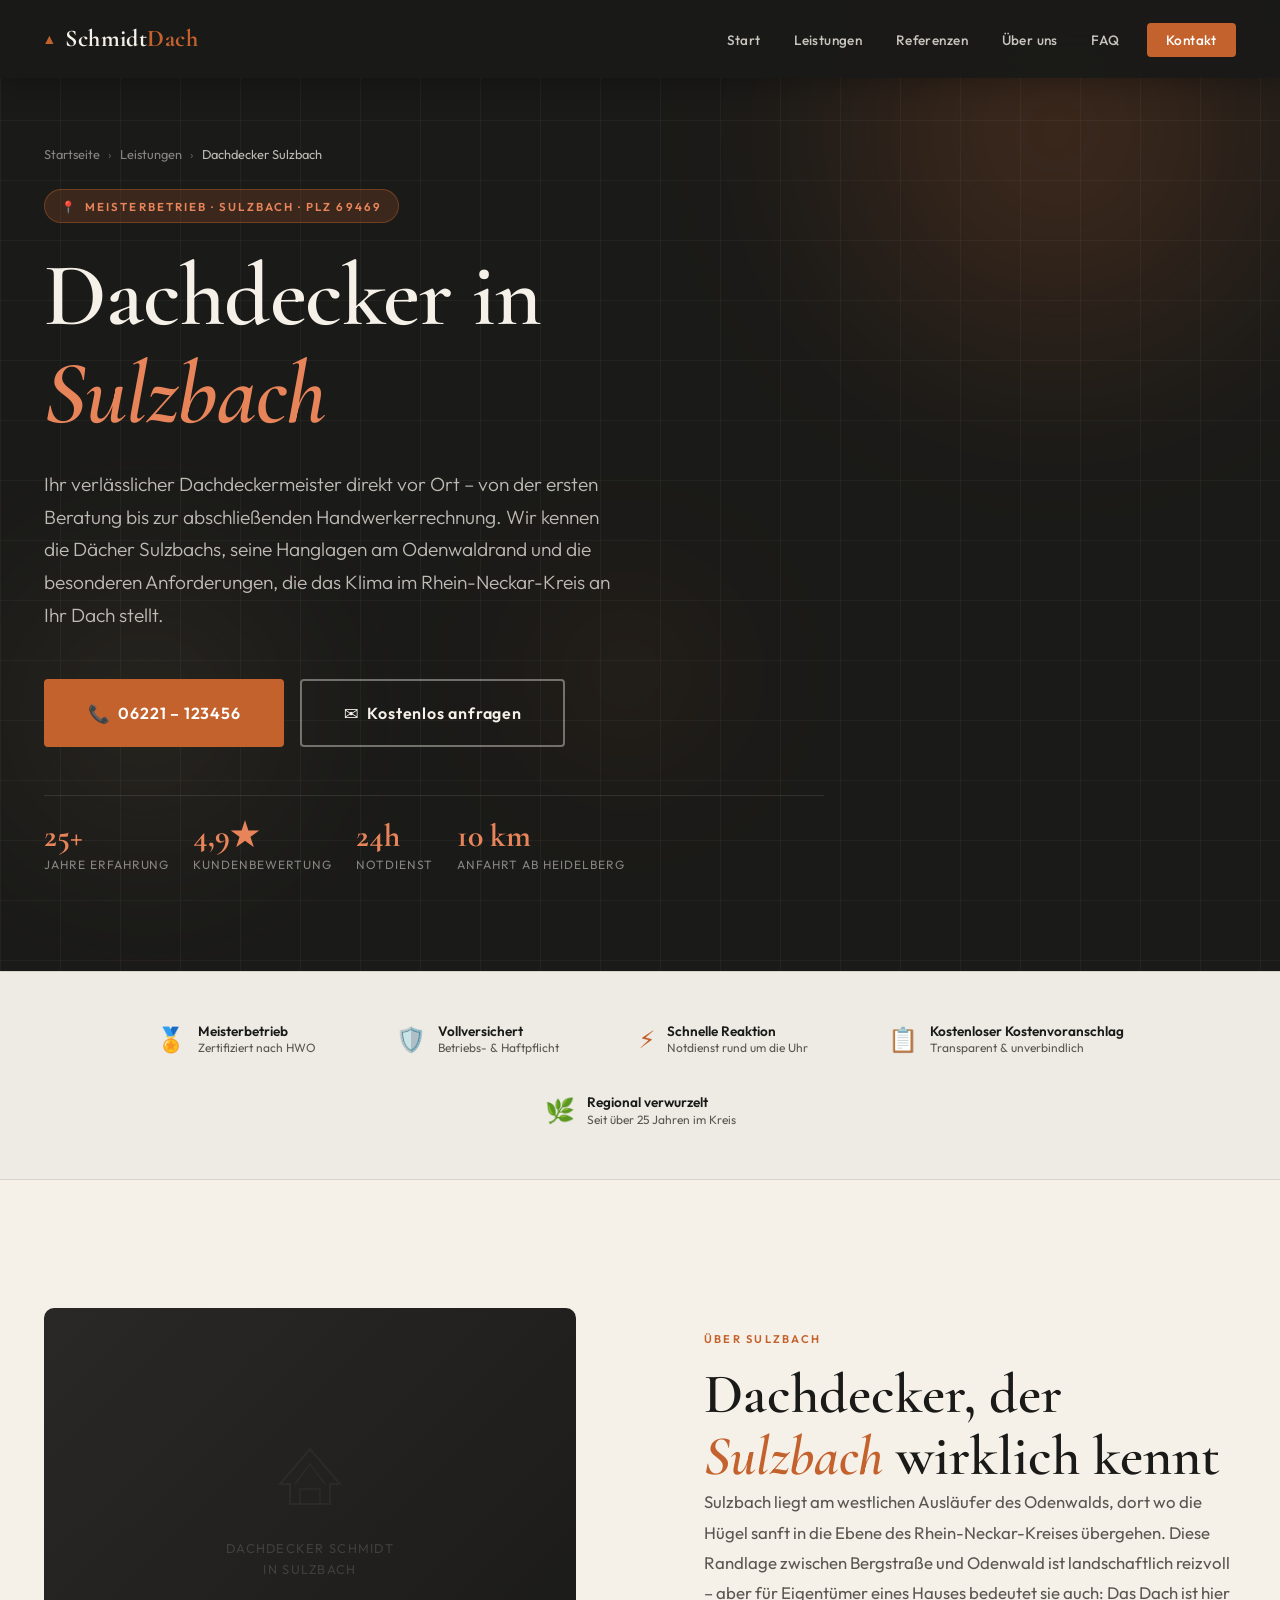
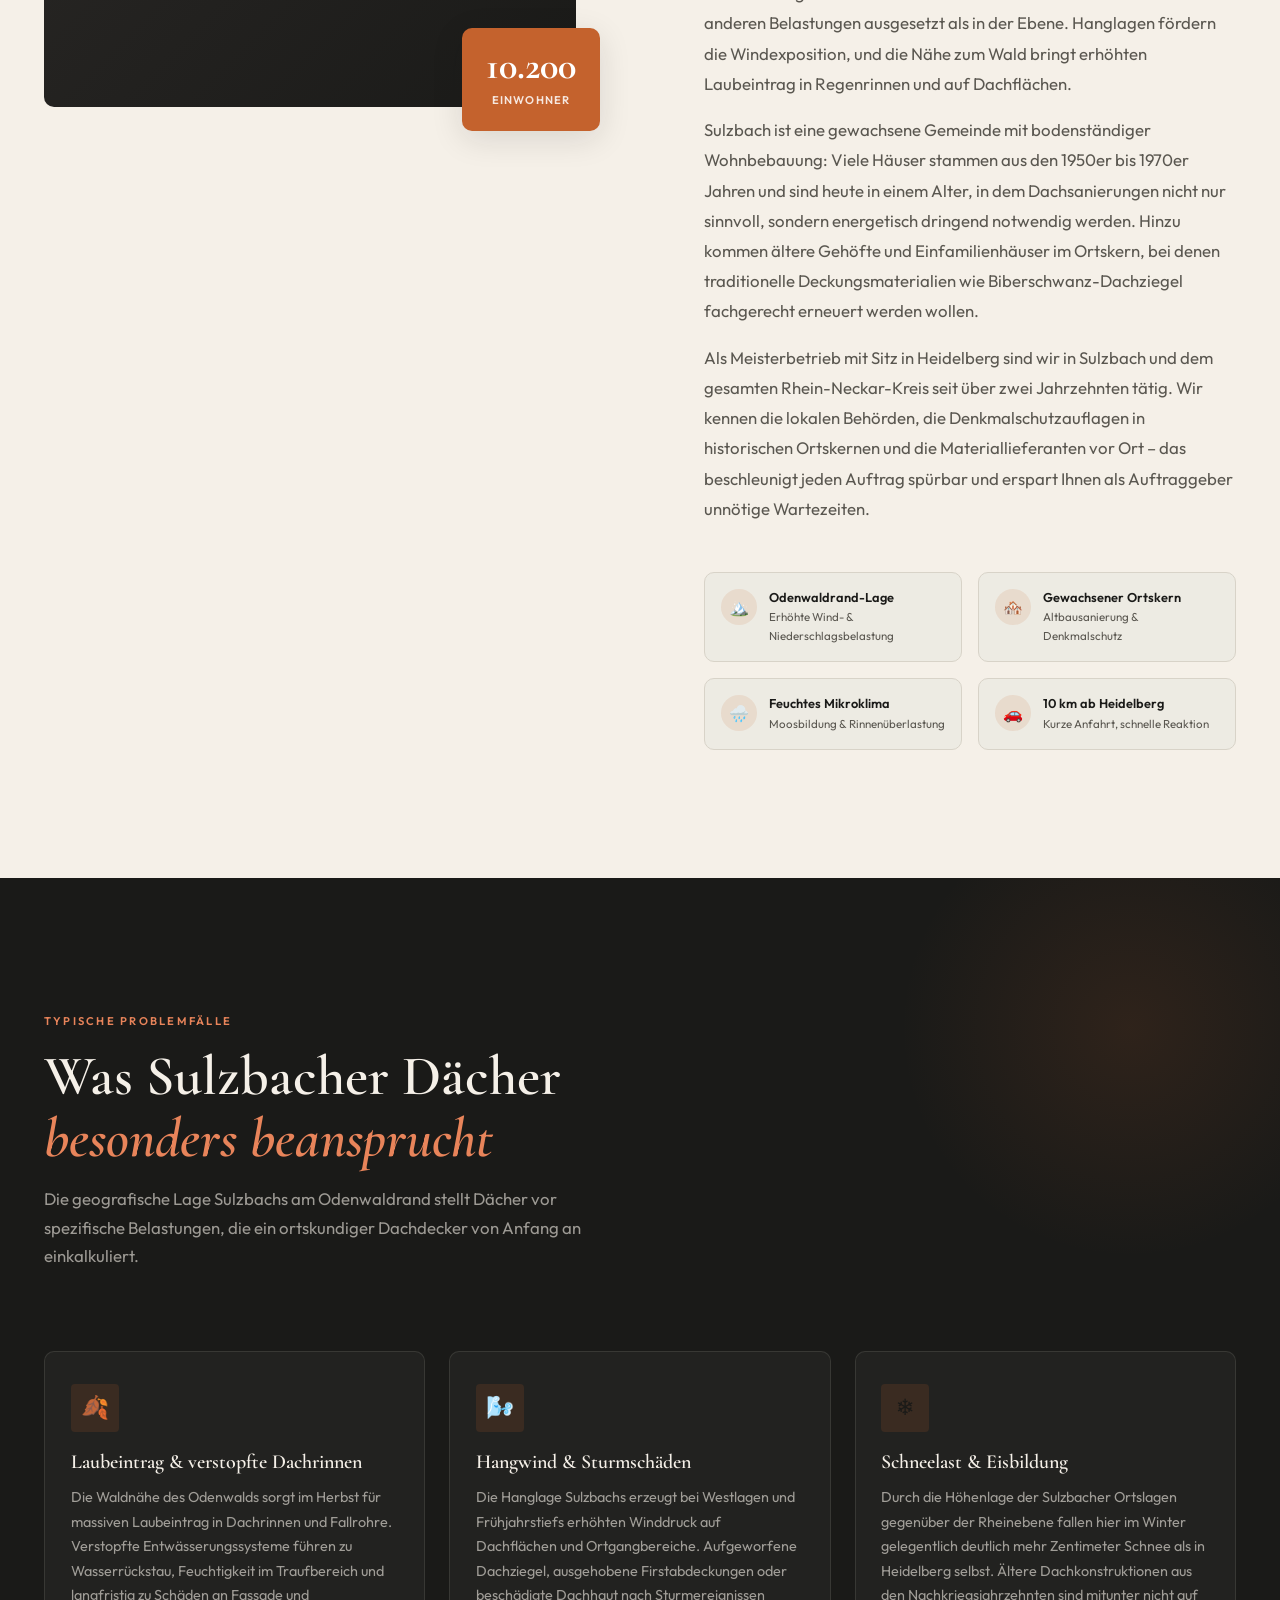
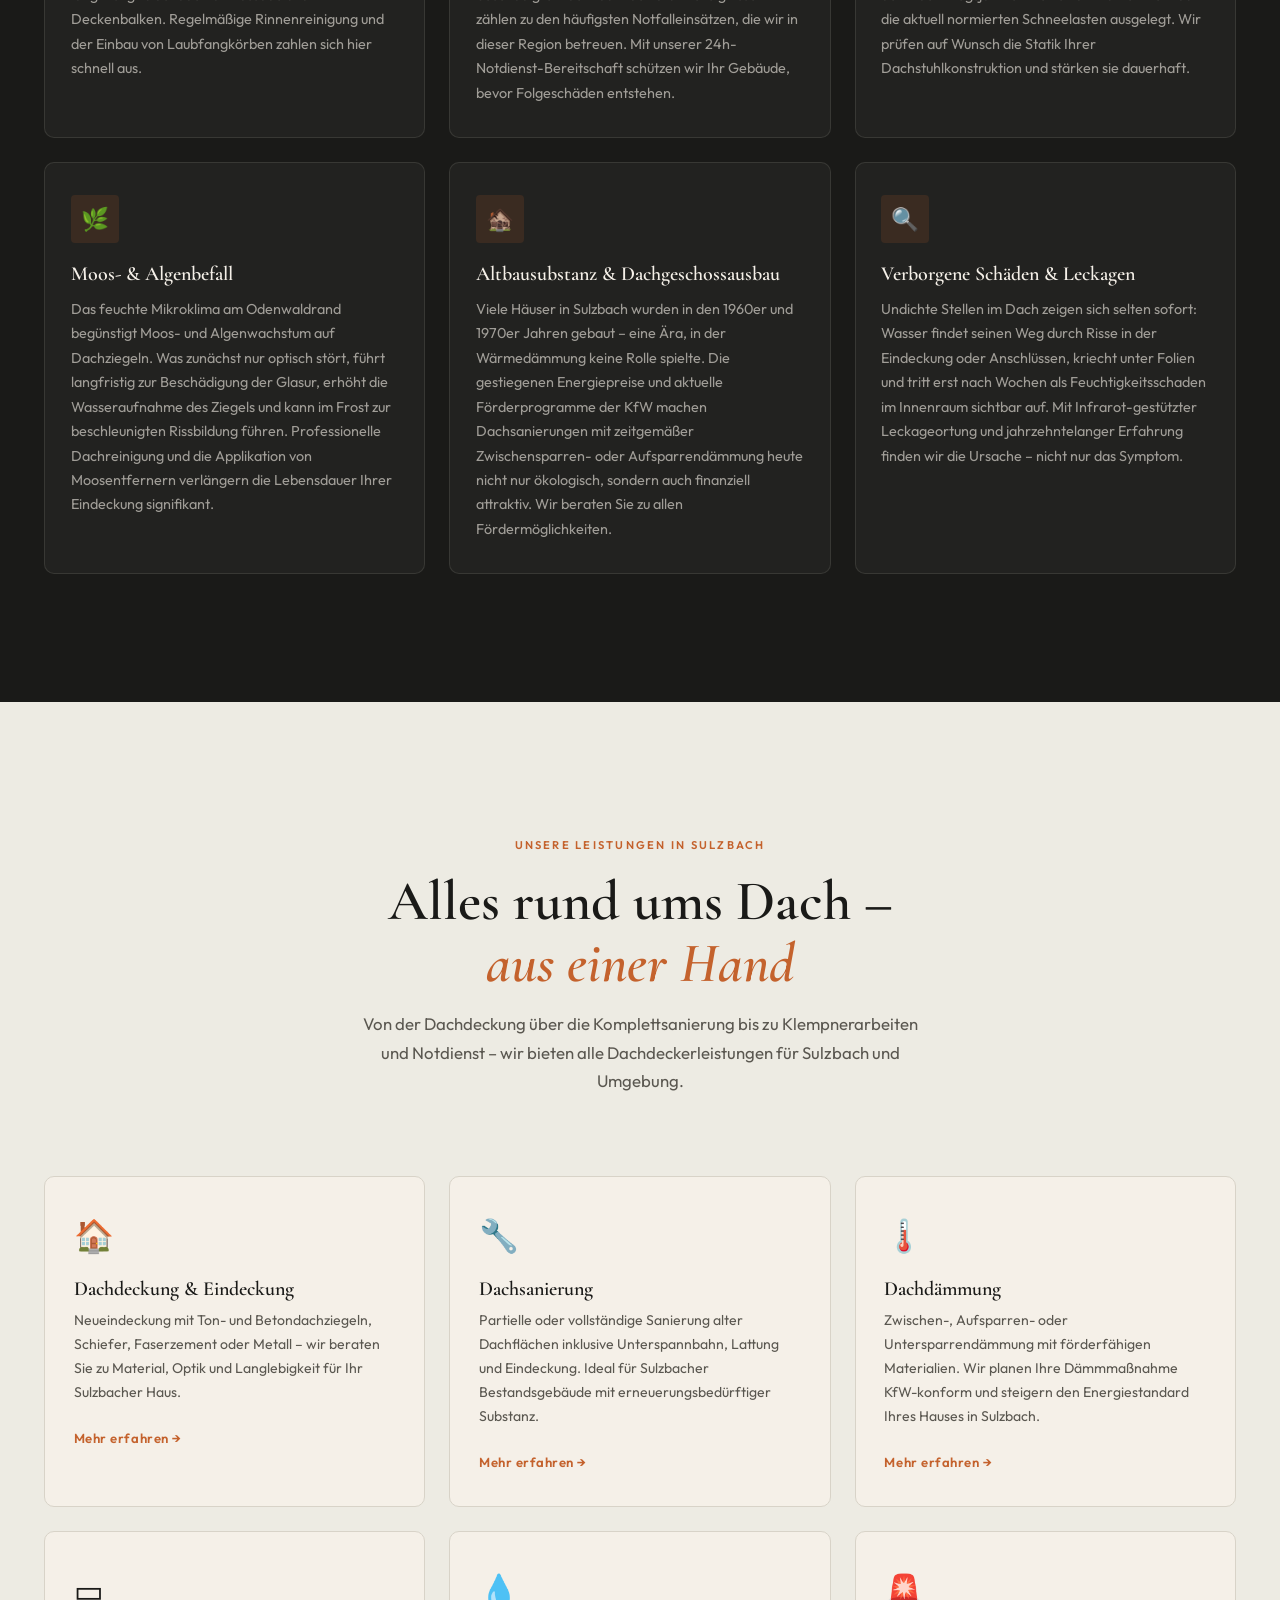
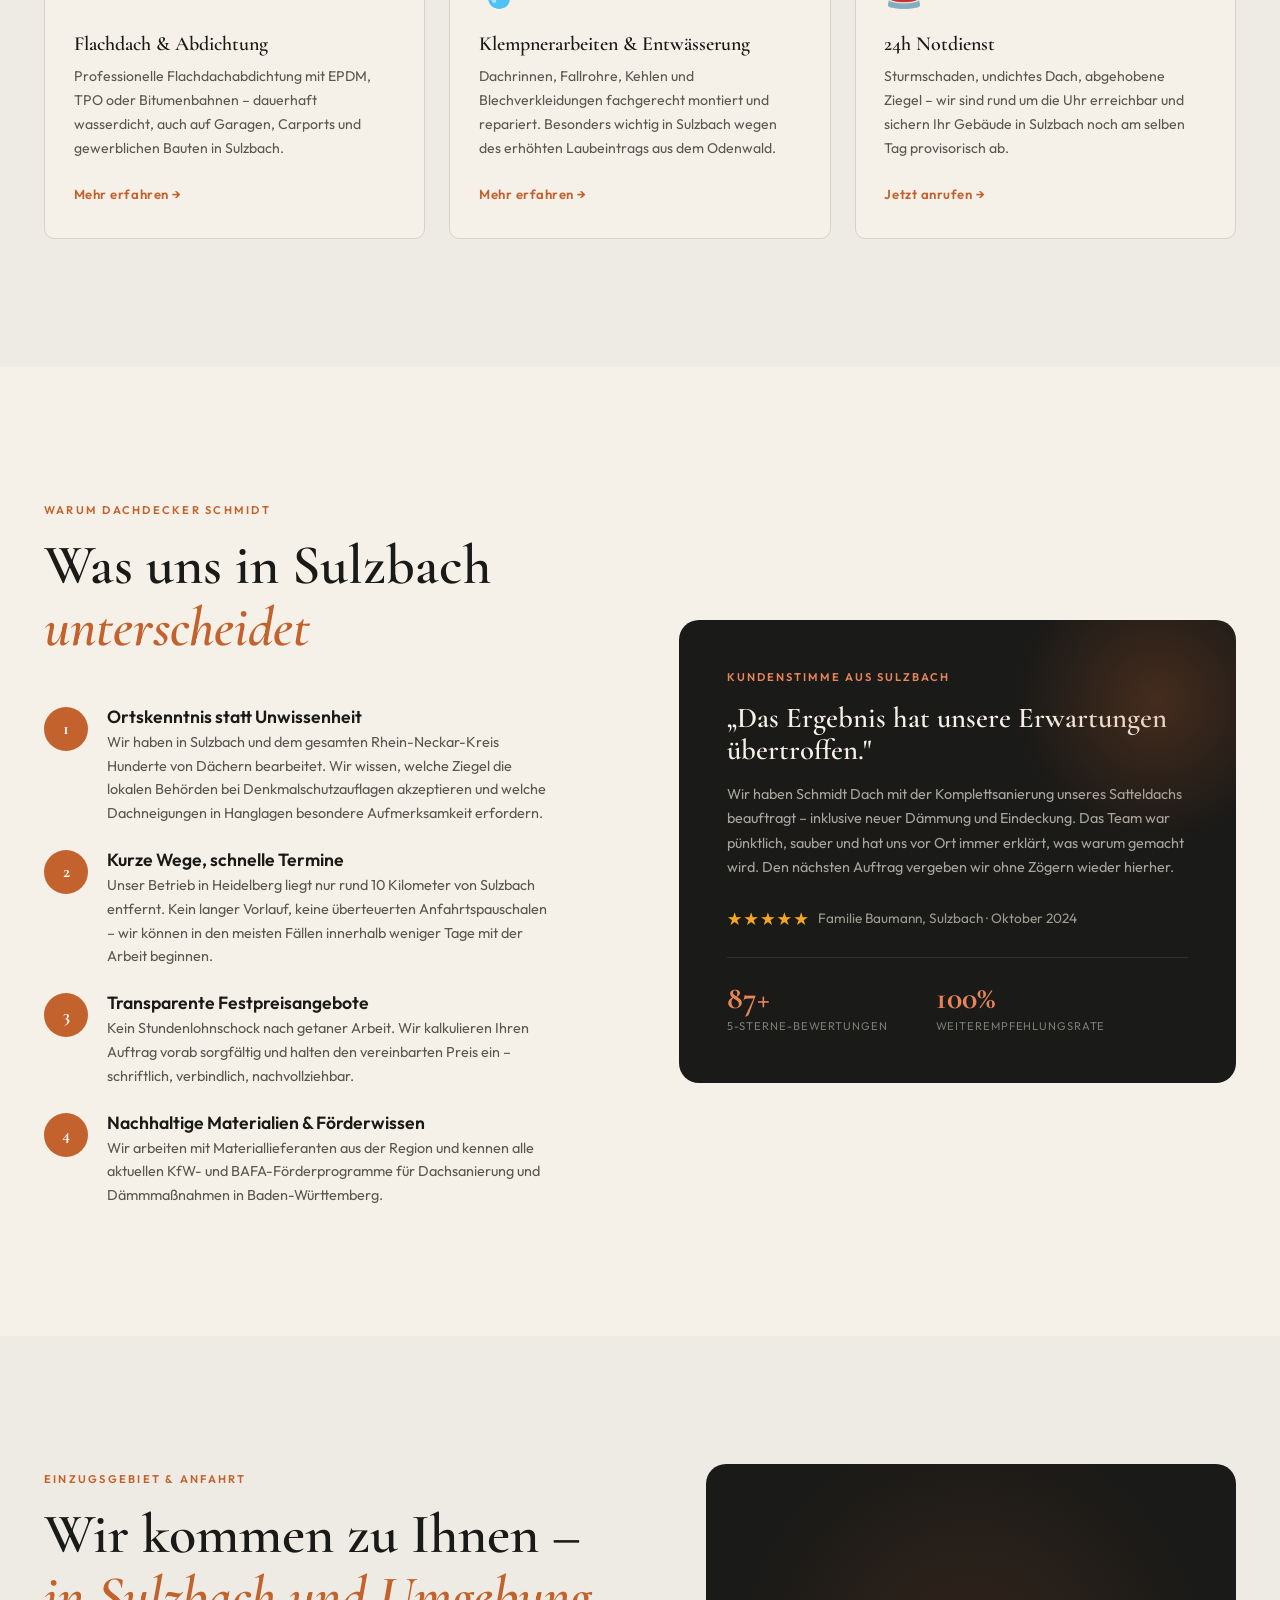
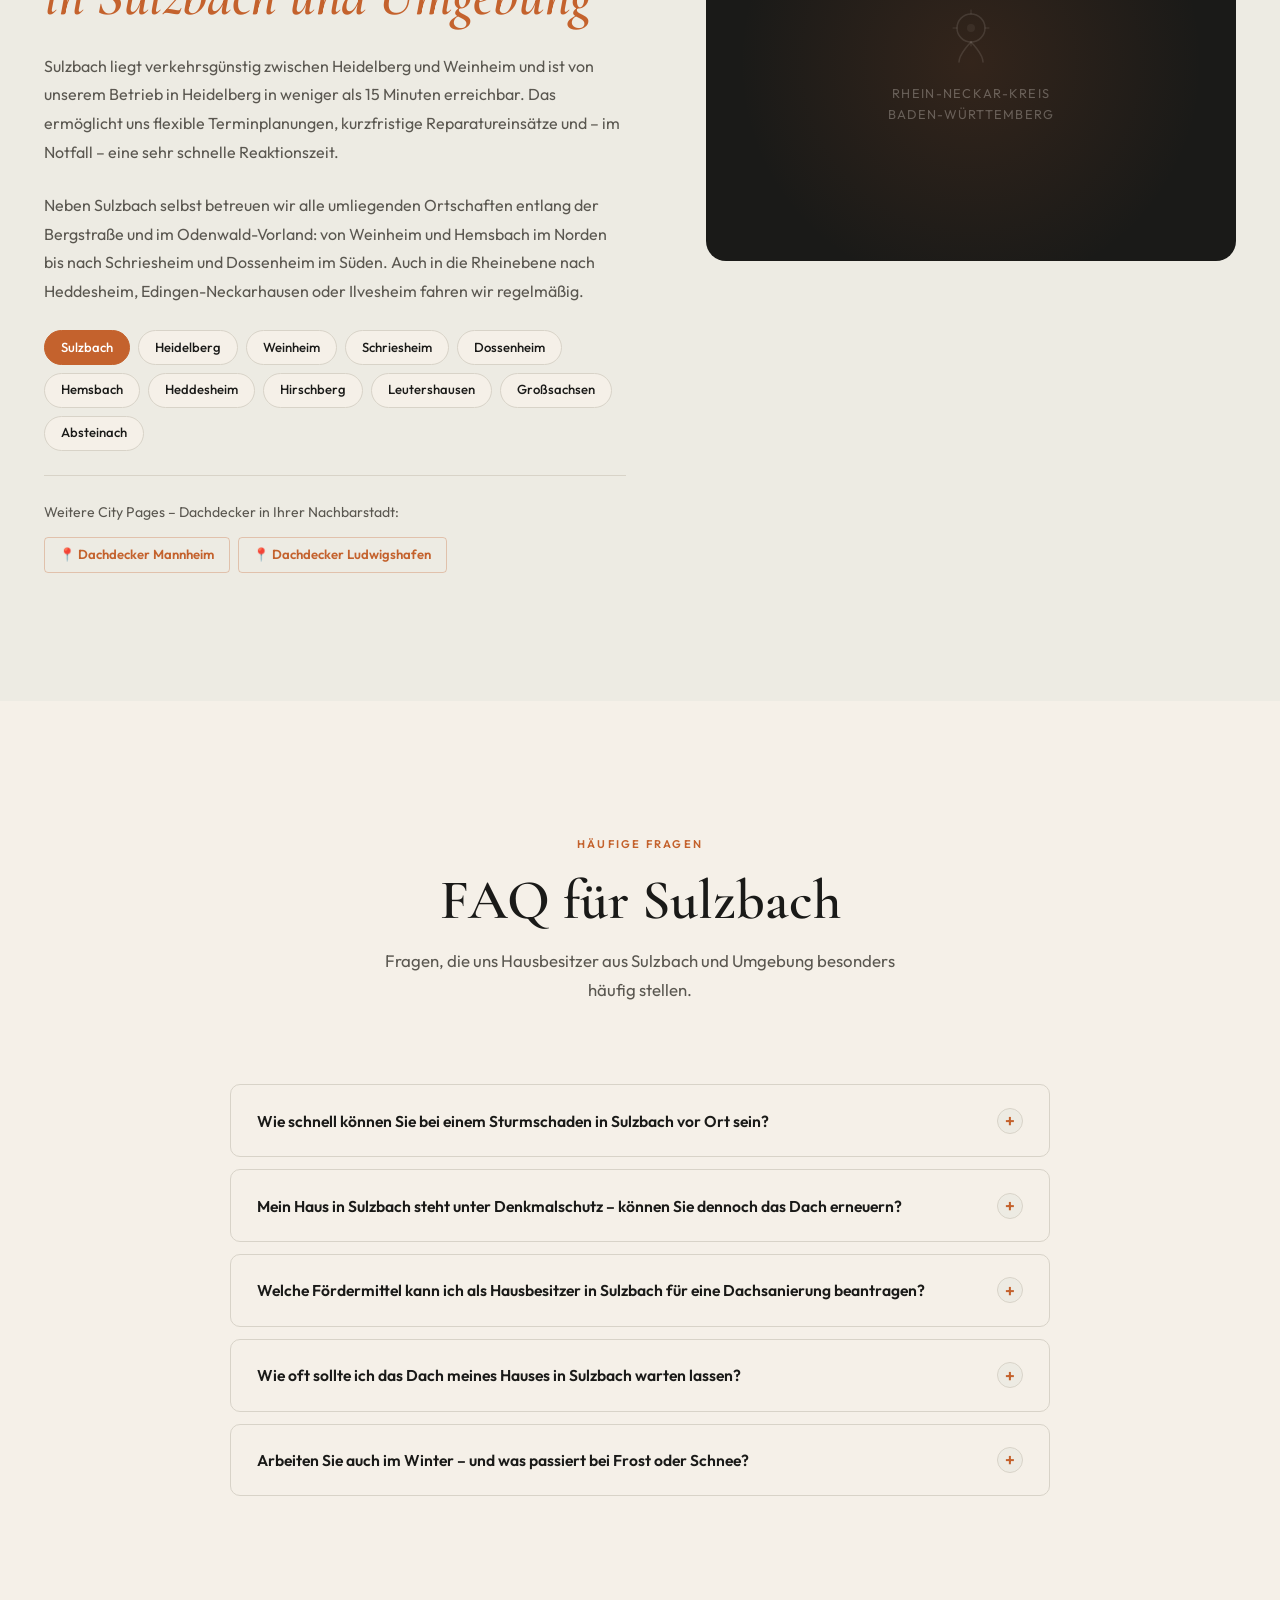
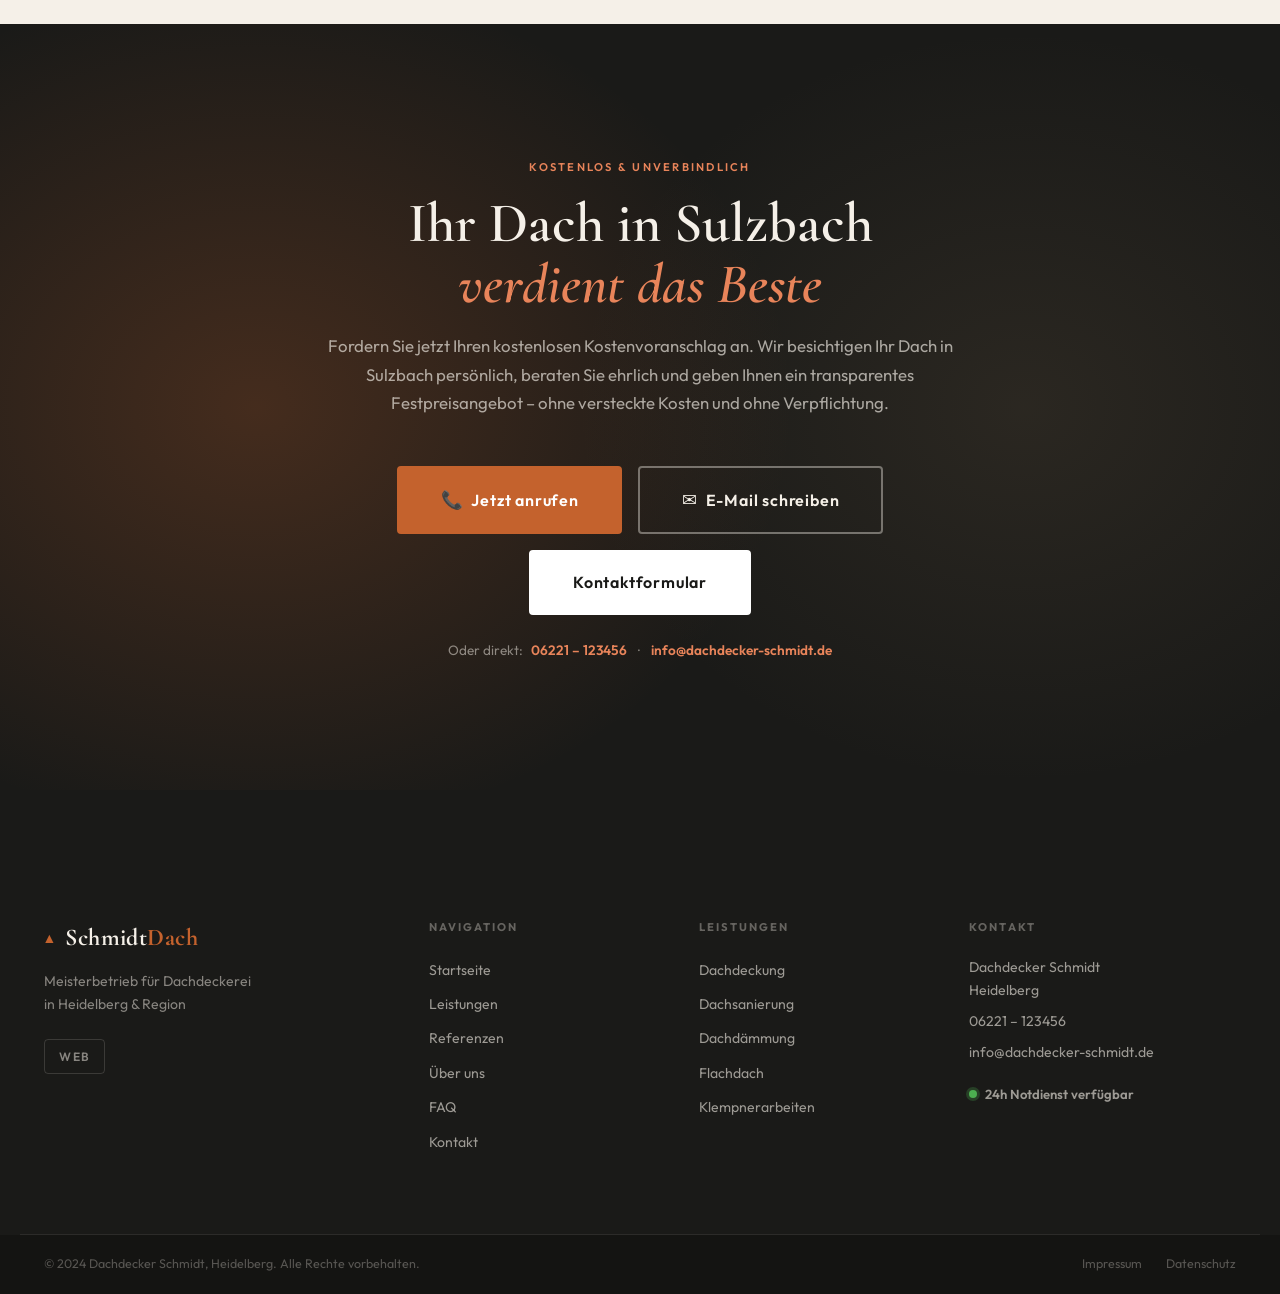
<file: dachdecker-sulzbach.html>
<!DOCTYPE html>
<html lang="de">
<head>
  <meta charset="UTF-8">
  <meta name="viewport" content="width=device-width, initial-scale=1.0">
  <title>Dachdecker in Sulzbach – Dachdecker Schmidt | Meisterbetrieb aus Heidelberg</title>
  <meta name="description" content="Dachdecker Schmidt – Ihr Meisterbetrieb für Dachdeckung, Dachsanierung & Dachdämmung in Sulzbach (69469). Über 25 Jahre Erfahrung im Rhein-Neckar-Kreis. Jetzt kostenlos anfragen: 06221–123456.">
  <meta name="robots" content="index, follow">
  <link rel="canonical" href="https://www.dachdecker-schmidt.de/dachdecker-sulzbach">

  <!-- Geo Meta Tags -->
  <meta name="geo.region" content="DE-BW">
  <meta name="geo.placename" content="Sulzbach">
  <meta name="geo.position" content="49.536;8.736">
  <meta name="ICBM" content="49.536, 8.736">

  <!-- Open Graph -->
  <meta property="og:type" content="website">
  <meta property="og:title" content="Dachdecker in Sulzbach – Dachdecker Schmidt">
  <meta property="og:description" content="Meisterbetrieb für Dachdeckung, Sanierung & Dämmung in Sulzbach. Zuverlässig, regional, erfahren. Kostenlose Beratung: 06221–123456.">
  <meta property="og:url" content="https://www.dachdecker-schmidt.de/dachdecker-sulzbach">
  <meta property="og:locale" content="de_DE">

  <!-- Schema.org JSON-LD -->
  <script type="application/ld+json">
  {
    "@context": "https://schema.org",
    "@type": "RoofingContractor",
    "name": "Dachdecker Schmidt",
    "url": "https://www.dachdecker-schmidt.de",
    "telephone": "+496221123456",
    "email": "info@dachdecker-schmidt.de",
    "address": {
      "@type": "PostalAddress",
      "streetAddress": "Heidelberg",
      "addressLocality": "Heidelberg",
      "postalCode": "69115",
      "addressRegion": "Baden-Württemberg",
      "addressCountry": "DE"
    },
    "areaServed": [
      {
        "@type": "City",
        "name": "Sulzbach",
        "postalCode": "69469"
      },
      {
        "@type": "City",
        "name": "Heidelberg"
      },
      {
        "@type": "City",
        "name": "Weinheim"
      }
    ],
    "openingHoursSpecification": [
      {
        "@type": "OpeningHoursSpecification",
        "dayOfWeek": ["Monday","Tuesday","Wednesday","Thursday","Friday"],
        "opens": "07:00",
        "closes": "18:00"
      }
    ],
    "hasOfferCatalog": {
      "@type": "OfferCatalog",
      "name": "Dachdeckerleistungen in Sulzbach",
      "itemListElement": [
        {"@type": "Offer", "itemOffered": {"@type": "Service", "name": "Dachdeckung Sulzbach"}},
        {"@type": "Offer", "itemOffered": {"@type": "Service", "name": "Dachsanierung Sulzbach"}},
        {"@type": "Offer", "itemOffered": {"@type": "Service", "name": "Dachdämmung Sulzbach"}},
        {"@type": "Offer", "itemOffered": {"@type": "Service", "name": "Flachdach Sulzbach"}},
        {"@type": "Offer", "itemOffered": {"@type": "Service", "name": "Klempnerarbeiten Sulzbach"}}
      ]
    },
    "aggregateRating": {
      "@type": "AggregateRating",
      "ratingValue": "4.9",
      "reviewCount": "87",
      "bestRating": "5"
    }
  }
  </script>

  <link rel="preconnect" href="https://fonts.googleapis.com">
  <link rel="preconnect" href="https://fonts.gstatic.com" crossorigin>
  <link href="https://fonts.googleapis.com/css2?family=Cormorant+Garamond:ital,wght@0,400;0,500;0,600;0,700;1,400;1,600&family=Outfit:wght@300;400;500;600;700&display=swap" rel="stylesheet">

  <style>
    /* ============================================
       DACHDECKER SCHMIDT — DESIGN SYSTEM
       ============================================ */
    :root {
      --color-primary: #C4622D;
      --color-primary-dark: #9E4A1E;
      --color-primary-light: #E8845A;
      --color-bg: #F5F0E8;
      --color-bg-dark: #1A1A18;
      --color-bg-section: #EDEBE3;
      --color-text: #1A1A18;
      --color-text-muted: #5A5750;
      --color-text-light: #F5F0E8;
      --color-border: #D8D3C8;
      --color-accent: #8B7355;
      --font-display: 'Cormorant Garamond', Georgia, serif;
      --font-body: 'Outfit', system-ui, sans-serif;
      --space-xs: 0.5rem;
      --space-sm: 1rem;
      --space-md: 1.5rem;
      --space-lg: 3rem;
      --space-xl: 5rem;
      --space-xxl: 8rem;
      --radius-sm: 4px;
      --radius-md: 10px;
      --radius-lg: 20px;
      --transition: 0.35s cubic-bezier(0.4, 0, 0.2, 1);
      --shadow-sm: 0 2px 12px rgba(26,26,24,0.08);
      --shadow-md: 0 8px 32px rgba(26,26,24,0.12);
      --shadow-lg: 0 20px 60px rgba(26,26,24,0.18);
      --max-width: 1240px;
    }

    *, *::before, *::after { box-sizing: border-box; margin: 0; padding: 0; }
    html { scroll-behavior: smooth; font-size: 16px; }
    body {
      font-family: var(--font-body);
      font-weight: 400;
      color: var(--color-text);
      background-color: var(--color-bg);
      line-height: 1.65;
      overflow-x: hidden;
    }
    img { max-width: 100%; height: auto; display: block; }
    a { color: inherit; text-decoration: none; }
    ul, ol { list-style: none; }
    address { font-style: normal; }

    h1, h2, h3, h4 {
      font-family: var(--font-display);
      line-height: 1.1;
      font-weight: 600;
    }
    h1 { font-size: clamp(2.8rem, 7vw, 6rem); }
    h2 { font-size: clamp(2rem, 4.5vw, 3.5rem); }
    h3 { font-size: clamp(1.2rem, 2.5vw, 1.7rem); }
    h4 { font-size: 1.1rem; font-family: var(--font-body); font-weight: 600; }
    em { font-style: italic; color: var(--color-primary); }
    p { margin-bottom: 1rem; }
    p:last-child { margin-bottom: 0; }

    .container {
      width: 100%;
      max-width: var(--max-width);
      margin: 0 auto;
      padding: 0 var(--space-md);
    }

    .section-tag {
      display: inline-block;
      font-family: var(--font-body);
      font-size: 0.7rem;
      font-weight: 600;
      letter-spacing: 0.2em;
      text-transform: uppercase;
      color: var(--color-primary);
      margin-bottom: var(--space-sm);
    }
    .section-tag--light { color: var(--color-primary-light); }
    .section-header { margin-bottom: var(--space-xl); }
    .section-header--center { text-align: center; }
    .section-title { margin-bottom: var(--space-sm); }
    .section-desc {
      font-size: 1.05rem;
      color: var(--color-text-muted);
      max-width: 560px;
      margin-top: var(--space-sm);
      line-height: 1.7;
    }
    .section-desc--center { margin-left: auto; margin-right: auto; text-align: center; }

    /* ---- BUTTONS ---- */
    .btn {
      display: inline-flex;
      align-items: center;
      gap: 0.5rem;
      font-family: var(--font-body);
      font-size: 0.9rem;
      font-weight: 600;
      letter-spacing: 0.05em;
      padding: 0.9rem 2rem;
      border-radius: var(--radius-sm);
      cursor: pointer;
      transition: all var(--transition);
      border: 2px solid transparent;
      white-space: nowrap;
    }
    .btn--primary {
      background: var(--color-primary);
      color: #fff;
      border-color: var(--color-primary);
    }
    .btn--primary:hover {
      background: var(--color-primary-dark);
      border-color: var(--color-primary-dark);
      transform: translateY(-2px);
      box-shadow: 0 8px 24px rgba(196,98,45,0.4);
    }
    .btn--ghost {
      background: transparent;
      color: var(--color-text-light);
      border-color: rgba(245,240,232,0.4);
    }
    .btn--ghost:hover {
      background: rgba(245,240,232,0.1);
      border-color: rgba(245,240,232,0.7);
      transform: translateY(-2px);
    }
    .btn--outline {
      background: transparent;
      color: var(--color-primary);
      border-color: var(--color-primary);
    }
    .btn--outline:hover {
      background: var(--color-primary);
      color: #fff;
      transform: translateY(-2px);
    }
    .btn--white {
      background: #fff;
      color: var(--color-text);
      border-color: #fff;
    }
    .btn--white:hover {
      background: var(--color-bg);
      transform: translateY(-2px);
      box-shadow: var(--shadow-md);
    }
    .btn--large { padding: 1.1rem 2.6rem; font-size: 1rem; }
    .btn-icon { font-size: 1.1em; }

    /* ============================================
       HEADER
       ============================================ */
    .site-header {
      position: fixed;
      top: 0; left: 0; right: 0;
      z-index: 1000;
      padding: 1.2rem 0;
      transition: all var(--transition);
      background: rgba(26,26,24,0.95);
      backdrop-filter: blur(20px);
      -webkit-backdrop-filter: blur(20px);
      box-shadow: 0 4px 30px rgba(0,0,0,0.3);
    }
    .header-inner {
      display: flex;
      align-items: center;
      justify-content: space-between;
      gap: var(--space-md);
    }
    .logo {
      display: flex;
      align-items: center;
      gap: 0.6rem;
      font-family: var(--font-display);
      font-size: 1.5rem;
      font-weight: 700;
      color: var(--color-text-light);
      letter-spacing: 0.02em;
      transition: opacity var(--transition);
    }
    .logo:hover { opacity: 0.85; }
    .logo--footer { color: var(--color-text-light); }
    .logo-icon {
      color: var(--color-primary);
      font-size: 1.1rem;
      display: inline-block;
      transition: transform var(--transition);
    }
    .logo:hover .logo-icon { transform: translateY(-3px); }
    .logo-accent { color: var(--color-primary); }
    .main-nav ul {
      display: flex;
      align-items: center;
      gap: 0.3rem;
    }
    .nav-link {
      font-family: var(--font-body);
      font-size: 0.85rem;
      font-weight: 500;
      color: rgba(245,240,232,0.8);
      padding: 0.5rem 0.9rem;
      border-radius: var(--radius-sm);
      transition: all var(--transition);
      letter-spacing: 0.03em;
    }
    .nav-link:hover, .nav-link.active {
      color: #fff;
      background: rgba(255,255,255,0.08);
    }
    .nav-link.nav-cta {
      background: var(--color-primary);
      color: #fff;
      padding: 0.5rem 1.2rem;
      margin-left: 0.5rem;
    }
    .nav-link.nav-cta:hover { background: var(--color-primary-dark); }
    .nav-toggle {
      display: none;
      flex-direction: column;
      gap: 5px;
      background: none;
      border: none;
      cursor: pointer;
      padding: 4px;
    }
    .nav-toggle span {
      display: block;
      width: 24px;
      height: 2px;
      background: var(--color-text-light);
      border-radius: 2px;
      transition: all var(--transition);
    }
    .nav-toggle.toggle--open span:nth-child(1) { transform: translateY(7px) rotate(45deg); }
    .nav-toggle.toggle--open span:nth-child(2) { opacity: 0; }
    .nav-toggle.toggle--open span:nth-child(3) { transform: translateY(-7px) rotate(-45deg); }

    /* ============================================
       HERO — CITY
       ============================================ */
    .city-hero {
      position: relative;
      min-height: 92vh;
      display: flex;
      align-items: center;
      overflow: hidden;
      background: var(--color-bg-dark);
      padding: 9rem 0 6rem;
    }
    .city-hero-bg {
      position: absolute;
      inset: 0;
      overflow: hidden;
    }
    .city-hero-shape {
      position: absolute;
      border-radius: 50%;
      filter: blur(70px);
      opacity: 0.55;
    }
    .city-hero-shape--1 {
      width: 650px; height: 650px;
      background: radial-gradient(circle, rgba(196,98,45,0.45) 0%, transparent 70%);
      top: -20%; right: -8%;
      animation: floatSlow 14s ease-in-out infinite;
    }
    .city-hero-shape--2 {
      width: 420px; height: 420px;
      background: radial-gradient(circle, rgba(139,115,85,0.3) 0%, transparent 70%);
      bottom: 5%; left: -5%;
      animation: floatSlow 18s ease-in-out infinite reverse;
    }
    .city-hero-shape--3 {
      width: 280px; height: 280px;
      background: radial-gradient(circle, rgba(196,98,45,0.2) 0%, transparent 70%);
      top: 55%; left: 38%;
      animation: floatSlow 11s ease-in-out infinite;
    }
    .city-hero-grid {
      position: absolute;
      inset: 0;
      background-image:
        linear-gradient(rgba(245,240,232,0.04) 1px, transparent 1px),
        linear-gradient(90deg, rgba(245,240,232,0.04) 1px, transparent 1px);
      background-size: 60px 60px;
    }
    @keyframes floatSlow {
      0%, 100% { transform: translateY(0) scale(1); }
      50% { transform: translateY(-28px) scale(1.04); }
    }
    .city-hero-inner {
      position: relative;
      z-index: 2;
      max-width: 780px;
    }
    .city-breadcrumb {
      display: flex;
      align-items: center;
      gap: 0.5rem;
      margin-bottom: var(--space-md);
      font-size: 0.8rem;
      color: rgba(245,240,232,0.5);
      font-family: var(--font-body);
    }
    .city-breadcrumb a {
      color: rgba(245,240,232,0.5);
      transition: color var(--transition);
    }
    .city-breadcrumb a:hover { color: var(--color-primary-light); }
    .city-breadcrumb-sep { color: rgba(245,240,232,0.3); }
    .city-breadcrumb-current { color: rgba(245,240,232,0.75); }
    .city-hero-tag {
      display: inline-flex;
      align-items: center;
      gap: 0.5rem;
      background: rgba(196,98,45,0.2);
      border: 1px solid rgba(196,98,45,0.4);
      color: var(--color-primary-light);
      font-size: 0.72rem;
      font-weight: 600;
      letter-spacing: 0.18em;
      text-transform: uppercase;
      padding: 0.4rem 1rem;
      border-radius: 100px;
      margin-bottom: var(--space-md);
      font-family: var(--font-body);
    }
    .city-hero h1 {
      color: var(--color-text-light);
      margin-bottom: var(--space-md);
      letter-spacing: -0.01em;
    }
    .city-hero h1 em {
      color: var(--color-primary-light);
      font-style: italic;
    }
    .city-hero-sub {
      font-size: clamp(1rem, 2vw, 1.2rem);
      color: rgba(245,240,232,0.75);
      max-width: 580px;
      line-height: 1.7;
      margin-bottom: var(--space-lg);
      font-weight: 300;
    }
    .city-hero-ctas {
      display: flex;
      flex-wrap: wrap;
      gap: var(--space-sm);
      align-items: center;
      margin-bottom: var(--space-lg);
    }
    .city-hero-stats {
      display: flex;
      flex-wrap: wrap;
      gap: var(--space-md);
      padding-top: var(--space-md);
      border-top: 1px solid rgba(245,240,232,0.1);
    }
    .city-hero-stat {
      display: flex;
      flex-direction: column;
      gap: 0.15rem;
    }
    .city-hero-stat-num {
      font-family: var(--font-display);
      font-size: 2rem;
      font-weight: 700;
      color: var(--color-primary-light);
      line-height: 1;
    }
    .city-hero-stat-label {
      font-size: 0.75rem;
      color: rgba(245,240,232,0.5);
      letter-spacing: 0.08em;
      text-transform: uppercase;
    }

    /* ============================================
       INTRO / ABOUT CITY SECTION
       ============================================ */
    .city-intro {
      padding: var(--space-xxl) 0;
      background: var(--color-bg);
    }
    .city-intro-grid {
      display: grid;
      grid-template-columns: 1fr 1fr;
      gap: var(--space-xxl);
      align-items: start;
    }
    .city-intro-visual {
      position: relative;
    }
    .city-intro-img-wrap {
      position: relative;
      border-radius: var(--radius-md);
      overflow: hidden;
      aspect-ratio: 4/3;
      background: linear-gradient(135deg, #2a2826 0%, #1a1a18 100%);
      display: flex;
      align-items: center;
      justify-content: center;
    }
    .city-intro-img-placeholder {
      text-align: center;
      color: rgba(245,240,232,0.15);
    }
    .city-intro-img-placeholder svg {
      width: 80px;
      height: 80px;
      margin: 0 auto 1rem;
      opacity: 0.3;
    }
    .city-intro-img-placeholder p {
      font-size: 0.8rem;
      letter-spacing: 0.1em;
      text-transform: uppercase;
    }
    .city-intro-badge {
      position: absolute;
      bottom: -1.5rem;
      right: -1.5rem;
      background: var(--color-primary);
      color: #fff;
      border-radius: var(--radius-md);
      padding: 1.2rem 1.5rem;
      text-align: center;
      box-shadow: var(--shadow-md);
    }
    .city-intro-badge-num {
      font-family: var(--font-display);
      font-size: 2.4rem;
      font-weight: 700;
      line-height: 1;
      display: block;
    }
    .city-intro-badge-text {
      font-size: 0.7rem;
      font-weight: 600;
      letter-spacing: 0.1em;
      text-transform: uppercase;
      opacity: 0.85;
    }
    .city-intro-content { padding-top: 1rem; }
    .city-intro-content p {
      color: var(--color-text-muted);
      line-height: 1.8;
      font-size: 1.05rem;
    }
    .city-intro-highlights {
      margin-top: var(--space-lg);
      display: grid;
      grid-template-columns: 1fr 1fr;
      gap: var(--space-sm);
    }
    .city-highlight-item {
      display: flex;
      align-items: flex-start;
      gap: 0.75rem;
      padding: 1rem;
      background: var(--color-bg-section);
      border-radius: var(--radius-md);
      border: 1px solid var(--color-border);
    }
    .city-highlight-icon {
      width: 36px;
      height: 36px;
      border-radius: 50%;
      background: rgba(196,98,45,0.12);
      display: flex;
      align-items: center;
      justify-content: center;
      font-size: 1rem;
      flex-shrink: 0;
      color: var(--color-primary);
    }
    .city-highlight-label {
      font-size: 0.8rem;
      font-weight: 600;
      color: var(--color-text);
      line-height: 1.3;
    }
    .city-highlight-sub {
      font-size: 0.72rem;
      color: var(--color-text-muted);
      margin-top: 0.1rem;
    }

    /* ============================================
       CHALLENGES SECTION
       ============================================ */
    .city-challenges {
      padding: var(--space-xxl) 0;
      background: var(--color-bg-dark);
      position: relative;
      overflow: hidden;
    }
    .city-challenges::before {
      content: '';
      position: absolute;
      top: -100px; right: -100px;
      width: 500px; height: 500px;
      border-radius: 50%;
      background: radial-gradient(circle, rgba(196,98,45,0.12) 0%, transparent 65%);
      pointer-events: none;
    }
    .city-challenges .section-tag { color: var(--color-primary-light); }
    .city-challenges .section-title { color: var(--color-text-light); }
    .city-challenges .section-desc { color: rgba(245,240,232,0.6); }
    .challenges-grid {
      display: grid;
      grid-template-columns: repeat(3, 1fr);
      gap: var(--space-md);
    }
    .challenge-card {
      background: rgba(245,240,232,0.04);
      border: 1px solid rgba(245,240,232,0.1);
      border-radius: var(--radius-md);
      padding: 2rem 1.6rem;
      transition: all var(--transition);
      position: relative;
      overflow: hidden;
    }
    .challenge-card::before {
      content: '';
      position: absolute;
      top: 0; left: 0; right: 0;
      height: 3px;
      background: linear-gradient(90deg, var(--color-primary), var(--color-primary-light));
      transform: scaleX(0);
      transform-origin: left;
      transition: transform var(--transition);
    }
    .challenge-card:hover {
      background: rgba(245,240,232,0.07);
      border-color: rgba(196,98,45,0.35);
      transform: translateY(-4px);
    }
    .challenge-card:hover::before { transform: scaleX(1); }
    .challenge-card-icon {
      width: 48px; height: 48px;
      border-radius: var(--radius-sm);
      background: rgba(196,98,45,0.15);
      display: flex;
      align-items: center;
      justify-content: center;
      font-size: 1.4rem;
      margin-bottom: 1.2rem;
    }
    .challenge-card h3 {
      color: var(--color-text-light);
      font-size: 1.25rem;
      margin-bottom: 0.75rem;
    }
    .challenge-card p {
      color: rgba(245,240,232,0.6);
      font-size: 0.9rem;
      line-height: 1.7;
      margin: 0;
    }

    /* ============================================
       SERVICES SECTION
       ============================================ */
    .city-services {
      padding: var(--space-xxl) 0;
      background: var(--color-bg-section);
    }
    .services-grid {
      display: grid;
      grid-template-columns: repeat(3, 1fr);
      gap: var(--space-md);
    }
    .service-card {
      background: var(--color-bg);
      border: 1px solid var(--color-border);
      border-radius: var(--radius-md);
      padding: 2rem 1.8rem;
      transition: all var(--transition);
    }
    .service-card:hover {
      border-color: var(--color-primary);
      box-shadow: var(--shadow-md);
      transform: translateY(-4px);
    }
    .service-card-icon {
      font-size: 2rem;
      margin-bottom: 1rem;
      display: block;
    }
    .service-card h3 {
      font-size: 1.25rem;
      margin-bottom: 0.6rem;
      color: var(--color-text);
    }
    .service-card p {
      font-size: 0.88rem;
      color: var(--color-text-muted);
      line-height: 1.7;
      margin-bottom: 1.2rem;
    }
    .service-card-link {
      display: inline-flex;
      align-items: center;
      gap: 0.4rem;
      font-size: 0.82rem;
      font-weight: 600;
      color: var(--color-primary);
      letter-spacing: 0.04em;
      transition: gap var(--transition);
    }
    .service-card:hover .service-card-link { gap: 0.7rem; }

    /* ============================================
       WHY US SECTION
       ============================================ */
    .city-why {
      padding: var(--space-xxl) 0;
      background: var(--color-bg);
    }
    .city-why-grid {
      display: grid;
      grid-template-columns: 1fr 1.1fr;
      gap: var(--space-xxl);
      align-items: center;
    }
    .city-why-list {
      display: flex;
      flex-direction: column;
      gap: 1.5rem;
      margin-top: var(--space-lg);
    }
    .city-why-item {
      display: flex;
      gap: 1.2rem;
      align-items: flex-start;
    }
    .city-why-num {
      width: 44px;
      height: 44px;
      border-radius: 50%;
      background: var(--color-primary);
      color: #fff;
      font-family: var(--font-display);
      font-size: 1.1rem;
      font-weight: 700;
      display: flex;
      align-items: center;
      justify-content: center;
      flex-shrink: 0;
    }
    .city-why-item-text h4 {
      margin-bottom: 0.3rem;
      color: var(--color-text);
    }
    .city-why-item-text p {
      font-size: 0.9rem;
      color: var(--color-text-muted);
      line-height: 1.65;
      margin: 0;
    }
    .city-why-visual {
      position: relative;
    }
    .city-why-card {
      background: var(--color-bg-dark);
      border-radius: var(--radius-lg);
      padding: var(--space-lg);
      color: var(--color-text-light);
      position: relative;
      overflow: hidden;
    }
    .city-why-card::before {
      content: '';
      position: absolute;
      top: -60px; right: -60px;
      width: 280px; height: 280px;
      border-radius: 50%;
      background: radial-gradient(circle, rgba(196,98,45,0.25) 0%, transparent 70%);
      pointer-events: none;
    }
    .city-why-card-tag {
      font-size: 0.7rem;
      font-weight: 600;
      letter-spacing: 0.18em;
      text-transform: uppercase;
      color: var(--color-primary-light);
      margin-bottom: 1rem;
      display: block;
    }
    .city-why-card h3 {
      font-size: 1.8rem;
      color: var(--color-text-light);
      margin-bottom: var(--space-sm);
    }
    .city-why-card p {
      font-size: 0.9rem;
      color: rgba(245,240,232,0.65);
      line-height: 1.7;
      margin-bottom: var(--space-md);
    }
    .city-why-rating {
      display: flex;
      align-items: center;
      gap: 0.5rem;
      margin-bottom: var(--space-md);
    }
    .rating-stars { color: #F5A623; font-size: 1.1rem; letter-spacing: 0.05em; }
    .rating-text {
      font-size: 0.85rem;
      color: rgba(245,240,232,0.6);
    }
    .city-why-divider {
      height: 1px;
      background: rgba(245,240,232,0.1);
      margin: var(--space-md) 0;
    }
    .city-why-meta {
      display: flex;
      gap: var(--space-lg);
    }
    .city-why-meta-item {
      display: flex;
      flex-direction: column;
      gap: 0.2rem;
    }
    .city-why-meta-num {
      font-family: var(--font-display);
      font-size: 2rem;
      font-weight: 700;
      color: var(--color-primary-light);
      line-height: 1;
    }
    .city-why-meta-label {
      font-size: 0.7rem;
      color: rgba(245,240,232,0.45);
      letter-spacing: 0.08em;
      text-transform: uppercase;
    }

    /* ============================================
       EINZUGSGEBIET
       ============================================ */
    .city-area {
      padding: var(--space-xxl) 0;
      background: var(--color-bg-section);
    }
    .city-area-grid {
      display: grid;
      grid-template-columns: 1.1fr 1fr;
      gap: var(--space-xl);
      align-items: start;
    }
    .city-area-map {
      background: var(--color-bg-dark);
      border-radius: var(--radius-lg);
      aspect-ratio: 4/3;
      display: flex;
      align-items: center;
      justify-content: center;
      position: relative;
      overflow: hidden;
    }
    .city-area-map-inner {
      text-align: center;
      color: rgba(245,240,232,0.3);
      position: relative;
      z-index: 1;
    }
    .city-area-map-inner svg {
      width: 64px;
      height: 64px;
      margin: 0 auto 0.75rem;
      opacity: 0.4;
    }
    .city-area-map-inner p {
      font-size: 0.8rem;
      letter-spacing: 0.1em;
      text-transform: uppercase;
      margin: 0;
    }
    .city-area-map-glow {
      position: absolute;
      inset: 0;
      background: radial-gradient(circle at center, rgba(196,98,45,0.15) 0%, transparent 70%);
    }
    .city-area-content { padding-top: 0.5rem; }
    .city-area-content p {
      color: var(--color-text-muted);
      line-height: 1.8;
      font-size: 1rem;
      margin-bottom: var(--space-md);
    }
    .city-area-towns {
      display: flex;
      flex-wrap: wrap;
      gap: 0.5rem;
      margin: var(--space-md) 0;
    }
    .city-area-town {
      background: var(--color-bg);
      border: 1px solid var(--color-border);
      border-radius: 100px;
      padding: 0.35rem 1rem;
      font-size: 0.82rem;
      font-weight: 500;
      color: var(--color-text);
      transition: all var(--transition);
    }
    .city-area-town:hover {
      background: var(--color-primary);
      color: #fff;
      border-color: var(--color-primary);
    }
    .city-area-town--active {
      background: var(--color-primary);
      color: #fff;
      border-color: var(--color-primary);
    }
    .city-area-city-links {
      margin-top: var(--space-md);
      padding-top: var(--space-md);
      border-top: 1px solid var(--color-border);
    }
    .city-area-city-links p {
      font-size: 0.88rem;
      color: var(--color-text-muted);
      margin-bottom: 0.75rem;
    }
    .city-area-city-links-list {
      display: flex;
      flex-wrap: wrap;
      gap: 0.5rem;
    }
    .city-area-city-link {
      display: inline-flex;
      align-items: center;
      gap: 0.3rem;
      font-size: 0.82rem;
      font-weight: 600;
      color: var(--color-primary);
      border: 1px solid rgba(196,98,45,0.3);
      padding: 0.4rem 0.9rem;
      border-radius: var(--radius-sm);
      transition: all var(--transition);
    }
    .city-area-city-link:hover {
      background: var(--color-primary);
      color: #fff;
      border-color: var(--color-primary);
    }

    /* ============================================
       FAQ
       ============================================ */
    .city-faq {
      padding: var(--space-xxl) 0;
      background: var(--color-bg);
    }
    .faq-list {
      max-width: 820px;
      margin: 0 auto;
      display: flex;
      flex-direction: column;
      gap: 0.75rem;
    }
    .faq-item {
      border: 1px solid var(--color-border);
      border-radius: var(--radius-md);
      overflow: hidden;
      transition: border-color var(--transition);
    }
    .faq-item.is-open {
      border-color: var(--color-primary);
    }
    .faq-question {
      width: 100%;
      display: flex;
      align-items: center;
      justify-content: space-between;
      gap: 1rem;
      padding: 1.4rem 1.6rem;
      background: none;
      border: none;
      cursor: pointer;
      text-align: left;
      font-family: var(--font-body);
      font-size: 0.98rem;
      font-weight: 600;
      color: var(--color-text);
      transition: background var(--transition);
    }
    .faq-question:hover { background: var(--color-bg-section); }
    .faq-item.is-open .faq-question { background: var(--color-bg-section); }
    .faq-icon {
      width: 26px;
      height: 26px;
      border-radius: 50%;
      background: var(--color-bg-section);
      border: 1px solid var(--color-border);
      display: flex;
      align-items: center;
      justify-content: center;
      flex-shrink: 0;
      font-size: 1.1rem;
      color: var(--color-primary);
      transition: all var(--transition);
    }
    .faq-item.is-open .faq-icon {
      background: var(--color-primary);
      border-color: var(--color-primary);
      color: #fff;
      transform: rotate(45deg);
    }
    .faq-answer {
      max-height: 0;
      overflow: hidden;
      transition: max-height 0.45s cubic-bezier(0.4, 0, 0.2, 1);
    }
    .faq-answer-inner {
      padding: 0 1.6rem 1.4rem;
      font-size: 0.92rem;
      color: var(--color-text-muted);
      line-height: 1.75;
    }

    /* ============================================
       CTA BAND
       ============================================ */
    .city-cta {
      padding: var(--space-xxl) 0;
      background: var(--color-bg-dark);
      position: relative;
      overflow: hidden;
      text-align: center;
    }
    .city-cta::before {
      content: '';
      position: absolute;
      inset: 0;
      background:
        radial-gradient(ellipse 60% 80% at 20% 50%, rgba(196,98,45,0.25) 0%, transparent 70%),
        radial-gradient(ellipse 50% 70% at 80% 50%, rgba(139,115,85,0.15) 0%, transparent 70%);
      pointer-events: none;
    }
    .city-cta-inner {
      position: relative;
      z-index: 1;
      max-width: 680px;
      margin: 0 auto;
    }
    .city-cta .section-tag { color: var(--color-primary-light); }
    .city-cta h2 {
      color: var(--color-text-light);
      margin-bottom: var(--space-sm);
    }
    .city-cta h2 em {
      font-style: italic;
      color: var(--color-primary-light);
    }
    .city-cta-desc {
      color: rgba(245,240,232,0.65);
      font-size: 1.05rem;
      line-height: 1.7;
      margin-bottom: var(--space-lg);
    }
    .city-cta-buttons {
      display: flex;
      flex-wrap: wrap;
      justify-content: center;
      gap: var(--space-sm);
    }
    .city-cta-phone {
      display: flex;
      align-items: center;
      justify-content: center;
      gap: 0.5rem;
      color: rgba(245,240,232,0.5);
      font-size: 0.85rem;
      margin-top: var(--space-md);
    }
    .city-cta-phone a {
      color: var(--color-primary-light);
      font-weight: 600;
      transition: color var(--transition);
    }
    .city-cta-phone a:hover { color: #fff; }

    /* ============================================
       TRUST BAR
       ============================================ */
    .city-trust {
      padding: 3rem 0;
      background: var(--color-bg-section);
      border-top: 1px solid var(--color-border);
      border-bottom: 1px solid var(--color-border);
    }
    .city-trust-inner {
      display: flex;
      flex-wrap: wrap;
      justify-content: center;
      gap: 2rem var(--space-xl);
      align-items: center;
    }
    .city-trust-item {
      display: flex;
      align-items: center;
      gap: 0.75rem;
    }
    .city-trust-icon {
      font-size: 1.5rem;
      color: var(--color-primary);
    }
    .city-trust-text {
      font-size: 0.85rem;
      font-weight: 600;
      color: var(--color-text);
      line-height: 1.3;
    }
    .city-trust-text span {
      display: block;
      font-weight: 400;
      font-size: 0.75rem;
      color: var(--color-text-muted);
    }

    /* ============================================
       FOOTER
       ============================================ */
    .site-footer {
      background: var(--color-bg-dark);
      color: var(--color-text-light);
      padding: var(--space-xxl) 0 0;
    }
    .footer-inner {
      display: grid;
      grid-template-columns: 1.6fr 1fr 1fr 1.4fr;
      gap: var(--space-xl);
      padding-bottom: var(--space-xl);
      border-bottom: 1px solid rgba(245,240,232,0.08);
    }
    .footer-tagline {
      font-size: 0.88rem;
      color: rgba(245,240,232,0.5);
      margin-top: 0.8rem;
      line-height: 1.6;
    }
    .footer-social {
      display: flex;
      gap: 0.5rem;
      margin-top: var(--space-md);
    }
    .social-link {
      display: inline-block;
      padding: 0.4rem 0.9rem;
      border: 1px solid rgba(245,240,232,0.15);
      border-radius: var(--radius-sm);
      font-size: 0.75rem;
      font-weight: 600;
      color: rgba(245,240,232,0.5);
      letter-spacing: 0.1em;
      text-transform: uppercase;
      transition: all var(--transition);
    }
    .social-link:hover {
      border-color: var(--color-primary);
      color: var(--color-primary-light);
    }
    .site-footer h5 {
      font-family: var(--font-body);
      font-size: 0.7rem;
      font-weight: 700;
      letter-spacing: 0.18em;
      text-transform: uppercase;
      color: rgba(245,240,232,0.35);
      margin-bottom: 1.2rem;
    }
    .footer-nav ul, .footer-services ul {
      display: flex;
      flex-direction: column;
      gap: 0.5rem;
    }
    .footer-nav a, .footer-services a {
      font-size: 0.88rem;
      color: rgba(245,240,232,0.6);
      transition: color var(--transition);
    }
    .footer-nav a:hover, .footer-services a:hover {
      color: var(--color-primary-light);
    }
    .footer-contact address p {
      font-size: 0.88rem;
      color: rgba(245,240,232,0.6);
      margin-bottom: 0.5rem;
    }
    .footer-contact a {
      color: rgba(245,240,232,0.6);
      transition: color var(--transition);
    }
    .footer-contact a:hover { color: var(--color-primary-light); }
    .footer-notdienst {
      display: flex;
      align-items: center;
      gap: 0.5rem;
      margin-top: 1.2rem;
      font-size: 0.82rem;
      font-weight: 600;
      color: rgba(245,240,232,0.6);
    }
    .notdienst-dot {
      width: 8px;
      height: 8px;
      border-radius: 50%;
      background: #4CAF50;
      box-shadow: 0 0 0 3px rgba(76,175,80,0.25);
      display: inline-block;
      animation: pulse 2s ease-in-out infinite;
    }
    @keyframes pulse {
      0%, 100% { box-shadow: 0 0 0 3px rgba(76,175,80,0.25); }
      50% { box-shadow: 0 0 0 6px rgba(76,175,80,0.1); }
    }
    .footer-bottom {
      background: rgba(0,0,0,0.25);
      padding: 1.2rem 0;
    }
    .footer-bottom-inner {
      display: flex;
      align-items: center;
      justify-content: space-between;
      gap: var(--space-md);
    }
    .footer-bottom p {
      font-size: 0.78rem;
      color: rgba(245,240,232,0.3);
      margin: 0;
    }
    .footer-legal {
      display: flex;
      gap: 1.5rem;
    }
    .footer-legal a {
      font-size: 0.78rem;
      color: rgba(245,240,232,0.3);
      transition: color var(--transition);
    }
    .footer-legal a:hover { color: rgba(245,240,232,0.6); }

    /* ============================================
       RESPONSIVE
       ============================================ */
    @media (max-width: 1024px) {
      .city-intro-grid { grid-template-columns: 1fr; gap: var(--space-xl); }
      .city-intro-visual { max-width: 520px; }
      .city-intro-badge { right: 0; }
      .city-why-grid { grid-template-columns: 1fr; }
      .city-area-grid { grid-template-columns: 1fr; }
      .footer-inner { grid-template-columns: 1fr 1fr; gap: var(--space-lg); }
    }
    @media (max-width: 768px) {
      .nav-toggle { display: flex; }
      .main-nav {
        position: fixed;
        top: 0; right: -100%;
        width: min(320px, 85vw);
        height: 100vh;
        background: var(--color-bg-dark);
        padding: 5rem var(--space-md) var(--space-md);
        transition: right var(--transition);
        box-shadow: -8px 0 40px rgba(0,0,0,0.4);
        z-index: 999;
      }
      .main-nav.nav--open { right: 0; }
      .main-nav ul { flex-direction: column; align-items: flex-start; gap: 0.3rem; }
      .nav-link { width: 100%; padding: 0.75rem 1rem; font-size: 1rem; }
      .challenges-grid { grid-template-columns: 1fr; }
      .services-grid { grid-template-columns: 1fr 1fr; }
      .city-hero-stats { gap: var(--space-md); }
      .city-intro-highlights { grid-template-columns: 1fr; }
      .footer-inner { grid-template-columns: 1fr; }
      .footer-bottom-inner { flex-direction: column; gap: 0.5rem; text-align: center; }
    }
    @media (max-width: 580px) {
      .services-grid { grid-template-columns: 1fr; }
      .city-why-meta { flex-direction: column; gap: var(--space-sm); }
      .city-hero-ctas { flex-direction: column; }
      .city-cta-buttons { flex-direction: column; align-items: center; }
    }
  </style>
</head>
<body>

  <!-- ============================
       HEADER
       ============================ -->
  <header class="site-header" id="site-header">
    <div class="container header-inner">
      <a href="index.html" class="logo">
        <span class="logo-icon">▲</span>
        <span class="logo-text">Schmidt<span class="logo-accent">Dach</span></span>
      </a>
      <button class="nav-toggle" id="nav-toggle" aria-label="Menü öffnen">
        <span></span><span></span><span></span>
      </button>
      <nav class="main-nav" id="main-nav">
        <ul>
          <li><a href="index.html" class="nav-link">Start</a></li>
          <li><a href="leistungen.html" class="nav-link">Leistungen</a></li>
          <li><a href="referenzen.html" class="nav-link">Referenzen</a></li>
          <li><a href="ueber-uns.html" class="nav-link">Über uns</a></li>
          <li><a href="faq.html" class="nav-link">FAQ</a></li>
          <li><a href="kontakt.html" class="nav-link nav-cta">Kontakt</a></li>
        </ul>
      </nav>
    </div>
  </header>

  <main>

    <!-- ============================
         HERO
         ============================ -->
    <section class="city-hero" aria-label="Dachdecker in Sulzbach – Hero">
      <div class="city-hero-bg">
        <div class="city-hero-shape city-hero-shape--1"></div>
        <div class="city-hero-shape city-hero-shape--2"></div>
        <div class="city-hero-shape city-hero-shape--3"></div>
        <div class="city-hero-grid"></div>
      </div>
      <div class="container">
        <div class="city-hero-inner">

          <nav class="city-breadcrumb" aria-label="Breadcrumb">
            <a href="index.html">Startseite</a>
            <span class="city-breadcrumb-sep">›</span>
            <a href="leistungen.html">Leistungen</a>
            <span class="city-breadcrumb-sep">›</span>
            <span class="city-breadcrumb-current">Dachdecker Sulzbach</span>
          </nav>

          <div class="city-hero-tag">
            <span>📍</span> Meisterbetrieb · Sulzbach · PLZ 69469
          </div>

          <h1>Dachdecker in <em>Sulzbach</em></h1>

          <p class="city-hero-sub">
            Ihr verlässlicher Dachdeckermeister direkt vor Ort – von der ersten Beratung bis zur abschließenden Handwerkerrechnung. Wir kennen die Dächer Sulzbachs, seine Hanglagen am Odenwaldrand und die besonderen Anforderungen, die das Klima im Rhein-Neckar-Kreis an Ihr Dach stellt.
          </p>

          <div class="city-hero-ctas">
            <a href="tel:062211234567" class="btn btn--primary btn--large">
              <span class="btn-icon">📞</span> 06221 – 123456
            </a>
            <a href="kontakt.html" class="btn btn--ghost btn--large">
              <span class="btn-icon">✉</span> Kostenlos anfragen
            </a>
          </div>

          <div class="city-hero-stats">
            <div class="city-hero-stat">
              <span class="city-hero-stat-num">25+</span>
              <span class="city-hero-stat-label">Jahre Erfahrung</span>
            </div>
            <div class="city-hero-stat">
              <span class="city-hero-stat-num">4,9★</span>
              <span class="city-hero-stat-label">Kundenbewertung</span>
            </div>
            <div class="city-hero-stat">
              <span class="city-hero-stat-num">24h</span>
              <span class="city-hero-stat-label">Notdienst</span>
            </div>
            <div class="city-hero-stat">
              <span class="city-hero-stat-num">10 km</span>
              <span class="city-hero-stat-label">Anfahrt ab Heidelberg</span>
            </div>
          </div>

        </div>
      </div>
    </section>

    <!-- ============================
         TRUST BAR
         ============================ -->
    <div class="city-trust">
      <div class="container">
        <div class="city-trust-inner">
          <div class="city-trust-item">
            <span class="city-trust-icon">🏅</span>
            <div class="city-trust-text">Meisterbetrieb
              <span>Zertifiziert nach HWO</span>
            </div>
          </div>
          <div class="city-trust-item">
            <span class="city-trust-icon">🛡️</span>
            <div class="city-trust-text">Vollversichert
              <span>Betriebs- & Haftpflicht</span>
            </div>
          </div>
          <div class="city-trust-item">
            <span class="city-trust-icon">⚡</span>
            <div class="city-trust-text">Schnelle Reaktion
              <span>Notdienst rund um die Uhr</span>
            </div>
          </div>
          <div class="city-trust-item">
            <span class="city-trust-icon">📋</span>
            <div class="city-trust-text">Kostenloser Kostenvoranschlag
              <span>Transparent & unverbindlich</span>
            </div>
          </div>
          <div class="city-trust-item">
            <span class="city-trust-icon">🌿</span>
            <div class="city-trust-text">Regional verwurzelt
              <span>Seit über 25 Jahren im Kreis</span>
            </div>
          </div>
        </div>
      </div>
    </div>

    <!-- ============================
         INTRO / ABOUT CITY
         ============================ -->
    <section class="city-intro" aria-labelledby="intro-heading">
      <div class="container">
        <div class="city-intro-grid">

          <div class="city-intro-visual">
            <div class="city-intro-img-wrap">
              <div class="city-intro-img-placeholder">
                <svg viewBox="0 0 80 80" fill="none" xmlns="http://www.w3.org/2000/svg">
                  <path d="M10 50 L40 15 L70 50 H60 V70 H20 V50 Z" stroke="currentColor" stroke-width="2" fill="none"/>
                  <path d="M30 70 V55 H50 V70" stroke="currentColor" stroke-width="1.5" fill="none"/>
                  <path d="M25 50 L40 30 L55 50" stroke="currentColor" stroke-width="1.5" fill="none"/>
                </svg>
                <p>Dachdecker Schmidt<br>in Sulzbach</p>
              </div>
            </div>
            <div class="city-intro-badge">
              <span class="city-intro-badge-num">10.200</span>
              <span class="city-intro-badge-text">Einwohner</span>
            </div>
          </div>

          <div class="city-intro-content">
            <span class="section-tag">Über Sulzbach</span>
            <h2 id="intro-heading">Dachdecker, der <em>Sulzbach</em> wirklich kennt</h2>

            <p>
              Sulzbach liegt am westlichen Ausläufer des Odenwalds, dort wo die Hügel sanft in die Ebene des Rhein-Neckar-Kreises übergehen. Diese Randlage zwischen Bergstraße und Odenwald ist landschaftlich reizvoll – aber für Eigentümer eines Hauses bedeutet sie auch: Das Dach ist hier anderen Belastungen ausgesetzt als in der Ebene. Hanglagen fördern die Windexposition, und die Nähe zum Wald bringt erhöhten Laubeintrag in Regenrinnen und auf Dachflächen.
            </p>
            <p>
              Sulzbach ist eine gewachsene Gemeinde mit bodenständiger Wohnbebauung: Viele Häuser stammen aus den 1950er bis 1970er Jahren und sind heute in einem Alter, in dem Dachsanierungen nicht nur sinnvoll, sondern energetisch dringend notwendig werden. Hinzu kommen ältere Gehöfte und Einfamilienhäuser im Ortskern, bei denen traditionelle Deckungsmaterialien wie Biberschwanz-Dachziegel fachgerecht erneuert werden wollen.
            </p>
            <p>
              Als Meisterbetrieb mit Sitz in Heidelberg sind wir in Sulzbach und dem gesamten Rhein-Neckar-Kreis seit über zwei Jahrzehnten tätig. Wir kennen die lokalen Behörden, die Denkmalschutzauflagen in historischen Ortskernen und die Materiallieferanten vor Ort – das beschleunigt jeden Auftrag spürbar und erspart Ihnen als Auftraggeber unnötige Wartezeiten.
            </p>

            <div class="city-intro-highlights">
              <div class="city-highlight-item">
                <div class="city-highlight-icon">🏔️</div>
                <div>
                  <div class="city-highlight-label">Odenwaldrand-Lage</div>
                  <div class="city-highlight-sub">Erhöhte Wind- & Niederschlagsbelastung</div>
                </div>
              </div>
              <div class="city-highlight-item">
                <div class="city-highlight-icon">🏘️</div>
                <div>
                  <div class="city-highlight-label">Gewachsener Ortskern</div>
                  <div class="city-highlight-sub">Altbausanierung & Denkmalschutz</div>
                </div>
              </div>
              <div class="city-highlight-item">
                <div class="city-highlight-icon">🌧️</div>
                <div>
                  <div class="city-highlight-label">Feuchtes Mikroklima</div>
                  <div class="city-highlight-sub">Moosbildung & Rinnenüberlastung</div>
                </div>
              </div>
              <div class="city-highlight-item">
                <div class="city-highlight-icon">🚗</div>
                <div>
                  <div class="city-highlight-label">10 km ab Heidelberg</div>
                  <div class="city-highlight-sub">Kurze Anfahrt, schnelle Reaktion</div>
                </div>
              </div>
            </div>
          </div>

        </div>
      </div>
    </section>

    <!-- ============================
         HERAUSFORDERUNGEN (CHALLENGES)
         ============================ -->
    <section class="city-challenges" aria-labelledby="challenges-heading">
      <div class="container">
        <div class="section-header">
          <span class="section-tag section-tag--light">Typische Problemfälle</span>
          <h2 id="challenges-heading" class="section-title" style="color: var(--color-text-light);">
            Was Sulzbacher Dächer<br><em style="color: var(--color-primary-light);">besonders beansprucht</em>
          </h2>
          <p class="section-desc" style="color: rgba(245,240,232,0.6);">
            Die geografische Lage Sulzbachs am Odenwaldrand stellt Dächer vor spezifische Belastungen, die ein ortskundiger Dachdecker von Anfang an einkalkuliert.
          </p>
        </div>
        <div class="challenges-grid">
          <div class="challenge-card">
            <div class="challenge-card-icon">🍂</div>
            <h3>Laubeintrag & verstopfte Dachrinnen</h3>
            <p>Die Waldnähe des Odenwalds sorgt im Herbst für massiven Laubeintrag in Dachrinnen und Fallrohre. Verstopfte Entwässerungssysteme führen zu Wasserrückstau, Feuchtigkeit im Traufbereich und langfristig zu Schäden an Fassade und Deckenbalken. Regelmäßige Rinnenreinigung und der Einbau von Laubfangkörben zahlen sich hier schnell aus.</p>
          </div>
          <div class="challenge-card">
            <div class="challenge-card-icon">🌬️</div>
            <h3>Hangwind & Sturmschäden</h3>
            <p>Die Hanglage Sulzbachs erzeugt bei Westlagen und Frühjahrstiefs erhöhten Winddruck auf Dachflächen und Ortgangbereiche. Aufgeworfene Dachziegel, ausgehobene Firstabdeckungen oder beschädigte Dachhaut nach Sturmereignissen zählen zu den häufigsten Notfalleinsätzen, die wir in dieser Region betreuen. Mit unserer 24h-Notdienst-Bereitschaft schützen wir Ihr Gebäude, bevor Folgeschäden entstehen.</p>
          </div>
          <div class="challenge-card">
            <div class="challenge-card-icon">❄️</div>
            <h3>Schneelast & Eisbildung</h3>
            <p>Durch die Höhenlage der Sulzbacher Ortslagen gegenüber der Rheinebene fallen hier im Winter gelegentlich deutlich mehr Zentimeter Schnee als in Heidelberg selbst. Ältere Dachkonstruktionen aus den Nachkriegsjahrzehnten sind mitunter nicht auf die aktuell normierten Schneelasten ausgelegt. Wir prüfen auf Wunsch die Statik Ihrer Dachstuhlkonstruktion und stärken sie dauerhaft.</p>
          </div>
          <div class="challenge-card">
            <div class="challenge-card-icon">🌿</div>
            <h3>Moos- & Algenbefall</h3>
            <p>Das feuchte Mikroklima am Odenwaldrand begünstigt Moos- und Algenwachstum auf Dachziegeln. Was zunächst nur optisch stört, führt langfristig zur Beschädigung der Glasur, erhöht die Wasseraufnahme des Ziegels und kann im Frost zur beschleunigten Rissbildung führen. Professionelle Dachreinigung und die Applikation von Moosentfernern verlängern die Lebensdauer Ihrer Eindeckung signifikant.</p>
          </div>
          <div class="challenge-card">
            <div class="challenge-card-icon">🏚️</div>
            <h3>Altbausubstanz & Dachgeschossausbau</h3>
            <p>Viele Häuser in Sulzbach wurden in den 1960er und 1970er Jahren gebaut – eine Ära, in der Wärmedämmung keine Rolle spielte. Die gestiegenen Energiepreise und aktuelle Förderprogramme der KfW machen Dachsanierungen mit zeitgemäßer Zwischensparren- oder Aufsparrendämmung heute nicht nur ökologisch, sondern auch finanziell attraktiv. Wir beraten Sie zu allen Fördermöglichkeiten.</p>
          </div>
          <div class="challenge-card">
            <div class="challenge-card-icon">🔍</div>
            <h3>Verborgene Schäden & Leckagen</h3>
            <p>Undichte Stellen im Dach zeigen sich selten sofort: Wasser findet seinen Weg durch Risse in der Eindeckung oder Anschlüssen, kriecht unter Folien und tritt erst nach Wochen als Feuchtigkeitsschaden im Innenraum sichtbar auf. Mit Infrarot-gestützter Leckageortung und jahrzehntelanger Erfahrung finden wir die Ursache – nicht nur das Symptom.</p>
          </div>
        </div>
      </div>
    </section>

    <!-- ============================
         SERVICES
         ============================ -->
    <section class="city-services" aria-labelledby="services-heading">
      <div class="container">
        <div class="section-header section-header--center">
          <span class="section-tag">Unsere Leistungen in Sulzbach</span>
          <h2 id="services-heading" class="section-title">Alles rund ums Dach –<br><em>aus einer Hand</em></h2>
          <p class="section-desc section-desc--center">
            Von der Dachdeckung über die Komplettsanierung bis zu Klempnerarbeiten und Notdienst – wir bieten alle Dachdeckerleistungen für Sulzbach und Umgebung.
          </p>
        </div>
        <div class="services-grid">
          <div class="service-card">
            <span class="service-card-icon">🏠</span>
            <h3>Dachdeckung & Eindeckung</h3>
            <p>Neueindeckung mit Ton- und Betondachziegeln, Schiefer, Faserzement oder Metall – wir beraten Sie zu Material, Optik und Langlebigkeit für Ihr Sulzbacher Haus.</p>
            <a href="leistungen.html#dachdeckung" class="service-card-link">Mehr erfahren →</a>
          </div>
          <div class="service-card">
            <span class="service-card-icon">🔧</span>
            <h3>Dachsanierung</h3>
            <p>Partielle oder vollständige Sanierung alter Dachflächen inklusive Unterspannbahn, Lattung und Eindeckung. Ideal für Sulzbacher Bestandsgebäude mit erneuerungsbedürftiger Substanz.</p>
            <a href="leistungen.html#sanierung" class="service-card-link">Mehr erfahren →</a>
          </div>
          <div class="service-card">
            <span class="service-card-icon">🌡️</span>
            <h3>Dachdämmung</h3>
            <p>Zwischen-, Aufsparren- oder Untersparrendämmung mit förderfähigen Materialien. Wir planen Ihre Dämmmaßnahme KfW-konform und steigern den Energiestandard Ihres Hauses in Sulzbach.</p>
            <a href="leistungen.html#daemmung" class="service-card-link">Mehr erfahren →</a>
          </div>
          <div class="service-card">
            <span class="service-card-icon">▭</span>
            <h3>Flachdach & Abdichtung</h3>
            <p>Professionelle Flachdachabdichtung mit EPDM, TPO oder Bitumenbahnen – dauerhaft wasserdicht, auch auf Garagen, Carports und gewerblichen Bauten in Sulzbach.</p>
            <a href="leistungen.html#flachdach" class="service-card-link">Mehr erfahren →</a>
          </div>
          <div class="service-card">
            <span class="service-card-icon">💧</span>
            <h3>Klempnerarbeiten & Entwässerung</h3>
            <p>Dachrinnen, Fallrohre, Kehlen und Blechverkleidungen fachgerecht montiert und repariert. Besonders wichtig in Sulzbach wegen des erhöhten Laubeintrags aus dem Odenwald.</p>
            <a href="leistungen.html#klempner" class="service-card-link">Mehr erfahren →</a>
          </div>
          <div class="service-card">
            <span class="service-card-icon">🚨</span>
            <h3>24h Notdienst</h3>
            <p>Sturmschaden, undichtes Dach, abgehobene Ziegel – wir sind rund um die Uhr erreichbar und sichern Ihr Gebäude in Sulzbach noch am selben Tag provisorisch ab.</p>
            <a href="tel:062211234567" class="service-card-link">Jetzt anrufen →</a>
          </div>
        </div>
      </div>
    </section>

    <!-- ============================
         WHY US
         ============================ -->
    <section class="city-why" aria-labelledby="why-heading">
      <div class="container">
        <div class="city-why-grid">
          <div>
            <span class="section-tag">Warum Dachdecker Schmidt</span>
            <h2 id="why-heading" class="section-title">Was uns in Sulzbach<br><em>unterscheidet</em></h2>
            <div class="city-why-list">
              <div class="city-why-item">
                <div class="city-why-num">1</div>
                <div class="city-why-item-text">
                  <h4>Ortskenntnis statt Unwissenheit</h4>
                  <p>Wir haben in Sulzbach und dem gesamten Rhein-Neckar-Kreis Hunderte von Dächern bearbeitet. Wir wissen, welche Ziegel die lokalen Behörden bei Denkmalschutzauflagen akzeptieren und welche Dachneigungen in Hanglagen besondere Aufmerksamkeit erfordern.</p>
                </div>
              </div>
              <div class="city-why-item">
                <div class="city-why-num">2</div>
                <div class="city-why-item-text">
                  <h4>Kurze Wege, schnelle Termine</h4>
                  <p>Unser Betrieb in Heidelberg liegt nur rund 10 Kilometer von Sulzbach entfernt. Kein langer Vorlauf, keine überteuerten Anfahrtspauschalen – wir können in den meisten Fällen innerhalb weniger Tage mit der Arbeit beginnen.</p>
                </div>
              </div>
              <div class="city-why-item">
                <div class="city-why-num">3</div>
                <div class="city-why-item-text">
                  <h4>Transparente Festpreisangebote</h4>
                  <p>Kein Stundenlohnschock nach getaner Arbeit. Wir kalkulieren Ihren Auftrag vorab sorgfältig und halten den vereinbarten Preis ein – schriftlich, verbindlich, nachvollziehbar.</p>
                </div>
              </div>
              <div class="city-why-item">
                <div class="city-why-num">4</div>
                <div class="city-why-item-text">
                  <h4>Nachhaltige Materialien & Förderwissen</h4>
                  <p>Wir arbeiten mit Materiallieferanten aus der Region und kennen alle aktuellen KfW- und BAFA-Förderprogramme für Dachsanierung und Dämmmaßnahmen in Baden-Württemberg.</p>
                </div>
              </div>
            </div>
          </div>

          <div class="city-why-visual">
            <div class="city-why-card">
              <span class="city-why-card-tag">Kundenstimme aus Sulzbach</span>
              <h3>„Das Ergebnis hat unsere Erwartungen übertroffen."</h3>
              <p>
                Wir haben Schmidt Dach mit der Komplettsanierung unseres Satteldachs beauftragt – inklusive neuer Dämmung und Eindeckung. Das Team war pünktlich, sauber und hat uns vor Ort immer erklärt, was warum gemacht wird. Den nächsten Auftrag vergeben wir ohne Zögern wieder hierher.
              </p>
              <div class="city-why-rating">
                <span class="rating-stars">★★★★★</span>
                <span class="rating-text">Familie Baumann, Sulzbach · Oktober 2024</span>
              </div>
              <div class="city-why-divider"></div>
              <div class="city-why-meta">
                <div class="city-why-meta-item">
                  <span class="city-why-meta-num">87+</span>
                  <span class="city-why-meta-label">5-Sterne-Bewertungen</span>
                </div>
                <div class="city-why-meta-item">
                  <span class="city-why-meta-num">100%</span>
                  <span class="city-why-meta-label">Weiterempfehlungsrate</span>
                </div>
              </div>
            </div>
          </div>
        </div>
      </div>
    </section>

    <!-- ============================
         EINZUGSGEBIET
         ============================ -->
    <section class="city-area" aria-labelledby="area-heading">
      <div class="container">
        <div class="city-area-grid">

          <div>
            <span class="section-tag">Einzugsgebiet & Anfahrt</span>
            <h2 id="area-heading" class="section-title">Wir kommen zu Ihnen –<br><em>in Sulzbach und Umgebung</em></h2>

            <div class="city-area-content">
              <p>
                Sulzbach liegt verkehrsgünstig zwischen Heidelberg und Weinheim und ist von unserem Betrieb in Heidelberg in weniger als 15 Minuten erreichbar. Das ermöglicht uns flexible Terminplanungen, kurzfristige Reparatureinsätze und – im Notfall – eine sehr schnelle Reaktionszeit.
              </p>
              <p>
                Neben Sulzbach selbst betreuen wir alle umliegenden Ortschaften entlang der Bergstraße und im Odenwald-Vorland: von Weinheim und Hemsbach im Norden bis nach Schriesheim und Dossenheim im Süden. Auch in die Rheinebene nach Heddesheim, Edingen-Neckarhausen oder Ilvesheim fahren wir regelmäßig.
              </p>

              <div class="city-area-towns">
                <span class="city-area-town city-area-town--active">Sulzbach</span>
                <a href="index.html" class="city-area-town">Heidelberg</a>
                <span class="city-area-town">Weinheim</span>
                <span class="city-area-town">Schriesheim</span>
                <span class="city-area-town">Dossenheim</span>
                <span class="city-area-town">Hemsbach</span>
                <span class="city-area-town">Heddesheim</span>
                <span class="city-area-town">Hirschberg</span>
                <span class="city-area-town">Leutershausen</span>
                <span class="city-area-town">Großsachsen</span>
                <span class="city-area-town">Absteinach</span>
              </div>

              <div class="city-area-city-links">
                <p>Weitere City Pages – Dachdecker in Ihrer Nachbarstadt:</p>
                <div class="city-area-city-links-list">
                  <a href="dachdecker-mannheim.html" class="city-area-city-link">
                    📍 Dachdecker Mannheim
                  </a>
                  <a href="dachdecker-ludwigshafen.html" class="city-area-city-link">
                    📍 Dachdecker Ludwigshafen
                  </a>
                </div>
              </div>
            </div>
          </div>

          <div class="city-area-map" aria-hidden="true">
            <div class="city-area-map-glow"></div>
            <div class="city-area-map-inner">
              <svg viewBox="0 0 64 64" fill="none" xmlns="http://www.w3.org/2000/svg">
                <circle cx="32" cy="28" r="14" stroke="currentColor" stroke-width="1.5"/>
                <path d="M32 42 C32 42 20 54 20 62" stroke="currentColor" stroke-width="1.5" stroke-linecap="round"/>
                <path d="M32 42 C32 42 44 54 44 62" stroke="currentColor" stroke-width="1.5" stroke-linecap="round"/>
                <circle cx="32" cy="28" r="4" fill="currentColor" opacity="0.5"/>
                <path d="M14 28 H18 M46 28 H50 M32 10 V14 M32 42 V46" stroke="currentColor" stroke-width="1" stroke-linecap="round"/>
              </svg>
              <p>Rhein-Neckar-Kreis<br>Baden-Württemberg</p>
            </div>
          </div>

        </div>
      </div>
    </section>

    <!-- ============================
         FAQ
         ============================ -->
    <section class="city-faq" aria-labelledby="faq-heading">
      <div class="container">
        <div class="section-header section-header--center">
          <span class="section-tag">Häufige Fragen</span>
          <h2 id="faq-heading" class="section-title">FAQ für Sulzbach</h2>
          <p class="section-desc section-desc--center">
            Fragen, die uns Hausbesitzer aus Sulzbach und Umgebung besonders häufig stellen.
          </p>
        </div>
        <div class="faq-list" role="list">

          <div class="faq-item" role="listitem">
            <button class="faq-question" aria-expanded="false" onclick="toggleFaq(this)">
              <span>Wie schnell können Sie bei einem Sturmschaden in Sulzbach vor Ort sein?</span>
              <span class="faq-icon" aria-hidden="true">+</span>
            </button>
            <div class="faq-answer" role="region">
              <div class="faq-answer-inner">
                Im Notfall sind wir in der Regel innerhalb von zwei bis vier Stunden bei Ihnen in Sulzbach – tagsüber, nachts und am Wochenende. Die Entfernung von unserem Heidelberger Betrieb beträgt nur etwa 10 Kilometer, was kurze Reaktionszeiten ermöglicht. Wir sichern das Dach zunächst provisorisch mit Folie oder Dachpappe ab, um weitere Wasserschäden zu verhindern, und vereinbaren dann umgehend einen Folgetermin für die dauerhafte Reparatur. Unsere Notdienst-Rufnummer ist <a href="tel:062211234567" style="color: var(--color-primary); font-weight: 600;">06221 – 123456</a>, und diese ist 24 Stunden täglich erreichbar.
              </div>
            </div>
          </div>

          <div class="faq-item" role="listitem">
            <button class="faq-question" aria-expanded="false" onclick="toggleFaq(this)">
              <span>Mein Haus in Sulzbach steht unter Denkmalschutz – können Sie dennoch das Dach erneuern?</span>
              <span class="faq-icon" aria-hidden="true">+</span>
            </button>
            <div class="faq-answer" role="region">
              <div class="faq-answer-inner">
                Ja, das ist unser tägliches Geschäft. Im Rhein-Neckar-Kreis und entlang der Bergstraße gibt es viele schützenswerte Gebäude, bei denen Originalziegel, bestimmte Dachneigungen oder historische Firstausführungen erhalten oder originalgetreu rekonstruiert werden müssen. Wir arbeiten eng mit der unteren Denkmalschutzbehörde des Rhein-Neckar-Kreises zusammen, kennen die genehmigungspflichtigen Maßnahmen und können Sie von der Antragstellung bis zur Fertigstellung begleiten. Wichtig: Beauftragen Sie für solche Häuser immer einen erfahrenen Meisterbetrieb, da Fehler in der Materialwahl schnell zu behördlichen Auflagen und kostspieligen Nacharbeiten führen können.
              </div>
            </div>
          </div>

          <div class="faq-item" role="listitem">
            <button class="faq-question" aria-expanded="false" onclick="toggleFaq(this)">
              <span>Welche Fördermittel kann ich als Hausbesitzer in Sulzbach für eine Dachsanierung beantragen?</span>
              <span class="faq-icon" aria-hidden="true">+</span>
            </button>
            <div class="faq-answer" role="region">
              <div class="faq-answer-inner">
                Als Eigentümer in Sulzbach (Baden-Württemberg) stehen Ihnen mehrere Förderkanäle offen: Die <strong>KfW Bundesförderung für effiziente Gebäude (BEG)</strong> fördert Einzelmaßnahmen wie die Dachdämmung mit zinsgünstigen Krediten und Tilgungszuschüssen von bis zu 15 %. Das <strong>BAFA</strong> bezuschusst unter bestimmten Voraussetzungen ebenfalls energetische Sanierungsmaßnahmen. Das Land Baden-Württemberg bietet zusätzlich das <strong>L-Bank Wohngebäudeprogramm</strong> an. Wichtig: Der Förderantrag muss in der Regel vor Auftragsvergabe gestellt werden. Wir unterstützen Sie dabei und stellen alle erforderlichen technischen Nachweise und Bestätigungen des ausführenden Fachbetriebs aus.
              </div>
            </div>
          </div>

          <div class="faq-item" role="listitem">
            <button class="faq-question" aria-expanded="false" onclick="toggleFaq(this)">
              <span>Wie oft sollte ich das Dach meines Hauses in Sulzbach warten lassen?</span>
              <span class="faq-icon" aria-hidden="true">+</span>
            </button>
            <div class="faq-answer" role="region">
              <div class="faq-answer-inner">
                Generell empfehlen wir für Häuser in der Lage Sulzbachs – also mit erhöhtem Laubeintrag durch die Waldnähe und exponierterer Windlage am Odenwaldrand – eine professionelle Dachinspektion alle zwei bis drei Jahre sowie eine jährliche Dachrinnenreinigung im Herbst. Ältere Häuser ab etwa 30 Jahren Dachalter oder nach jedem schweren Sturmereignis sollten zusätzlich anlassbezogen begutachtet werden. Kleine Schäden frühzeitig zu beheben ist stets kostengünstiger als eine Komplettsanierung nach langem Wasserzutritt. Unser Dach-Check für Sulzbach kostet Sie nichts – rufen Sie uns einfach an und wir vereinbaren einen kostenlosen Ortstermin.
              </div>
            </div>
          </div>

          <div class="faq-item" role="listitem">
            <button class="faq-question" aria-expanded="false" onclick="toggleFaq(this)">
              <span>Arbeiten Sie auch im Winter – und was passiert bei Frost oder Schnee?</span>
              <span class="faq-icon" aria-hidden="true">+</span>
            </button>
            <div class="faq-answer" role="region">
              <div class="faq-answer-inner">
                Grundsätzlich ja – viele Dacharbeiten lassen sich auch in den Wintermonaten ausführen, sofern die Temperaturen nicht dauerhaft unter -5 °C fallen und die Dachflächen eisfrei sind. Eindeckarbeiten mit Dachziegeln oder Schiefer sind generell witterungsunabhängiger als Abdichtungsarbeiten auf Flachdächern, die Wärme benötigen. Gerade für Notfallreparaturen nach Schneelasten oder Eiseinwirkung sind wir auch im tiefsten Winter im Einsatz. Bei geplanten Sanierungsprojekten empfehlen wir allerdings die Vergabe in den Frühjahrs- oder Herbstmonaten – das garantiert optimale Verarbeitungsbedingungen und in der Regel kürzere Wartezeiten.
              </div>
            </div>
          </div>

        </div>
      </div>
    </section>

    <!-- ============================
         CTA SECTION
         ============================ -->
    <section class="city-cta" aria-labelledby="cta-heading">
      <div class="container">
        <div class="city-cta-inner">
          <span class="section-tag section-tag--light">Kostenlos & unverbindlich</span>
          <h2 id="cta-heading">Ihr Dach in Sulzbach<br><em>verdient das Beste</em></h2>
          <p class="city-cta-desc">
            Fordern Sie jetzt Ihren kostenlosen Kostenvoranschlag an. Wir besichtigen Ihr Dach in Sulzbach persönlich, beraten Sie ehrlich und geben Ihnen ein transparentes Festpreisangebot – ohne versteckte Kosten und ohne Verpflichtung.
          </p>
          <div class="city-cta-buttons">
            <a href="tel:062211234567" class="btn btn--primary btn--large">
              <span class="btn-icon">📞</span> Jetzt anrufen
            </a>
            <a href="mailto:info@dachdecker-schmidt.de" class="btn btn--ghost btn--large">
              <span class="btn-icon">✉</span> E-Mail schreiben
            </a>
            <a href="kontakt.html" class="btn btn--white btn--large">
              Kontaktformular
            </a>
          </div>
          <p class="city-cta-phone">
            Oder direkt: <a href="tel:062211234567">06221 – 123456</a> &nbsp;·&nbsp; <a href="mailto:info@dachdecker-schmidt.de">info@dachdecker-schmidt.de</a>
          </p>
        </div>
      </div>
    </section>

  </main>

  <!-- ============================
       FOOTER
       ============================ -->
  <footer class="site-footer">
    <div class="container footer-inner">
      <div class="footer-brand">
        <a href="index.html" class="logo logo--footer">
          <span class="logo-icon">▲</span>
          <span class="logo-text">Schmidt<span class="logo-accent">Dach</span></span>
        </a>
        <p class="footer-tagline">Meisterbetrieb für Dachdeckerei<br>in Heidelberg &amp; Region</p>
        <div class="footer-social">
          <a href="https://www.dachdecker-schmidt.de" class="social-link" target="_blank" rel="noopener">Web</a>
        </div>
      </div>
      <div class="footer-nav">
        <h5>Navigation</h5>
        <ul>
          <li><a href="index.html">Startseite</a></li>
          <li><a href="leistungen.html">Leistungen</a></li>
          <li><a href="referenzen.html">Referenzen</a></li>
          <li><a href="ueber-uns.html">Über uns</a></li>
          <li><a href="faq.html">FAQ</a></li>
          <li><a href="kontakt.html">Kontakt</a></li>
        </ul>
      </div>
      <div class="footer-services">
        <h5>Leistungen</h5>
        <ul>
          <li><a href="leistungen.html#dachdeckung">Dachdeckung</a></li>
          <li><a href="leistungen.html#sanierung">Dachsanierung</a></li>
          <li><a href="leistungen.html#daemmung">Dachdämmung</a></li>
          <li><a href="leistungen.html#flachdach">Flachdach</a></li>
          <li><a href="leistungen.html#klempner">Klempnerarbeiten</a></li>
        </ul>
      </div>
      <div class="footer-contact">
        <h5>Kontakt</h5>
        <address>
          <p>Dachdecker Schmidt<br>Heidelberg</p>
          <p><a href="tel:062211234567">06221 – 123456</a></p>
          <p><a href="mailto:info@dachdecker-schmidt.de">info@dachdecker-schmidt.de</a></p>
        </address>
        <div class="footer-notdienst">
          <span class="notdienst-dot"></span>
          24h Notdienst verfügbar
        </div>
      </div>
    </div>
    <div class="footer-bottom">
      <div class="container footer-bottom-inner">
        <p>&copy; 2024 Dachdecker Schmidt, Heidelberg. Alle Rechte vorbehalten.</p>
        <div class="footer-legal">
          <a href="#">Impressum</a>
          <a href="#">Datenschutz</a>
        </div>
      </div>
    </div>
  </footer>

  <script>
    // ---- NAV TOGGLE ----
    const navToggle = document.getElementById('nav-toggle');
    const mainNav = document.getElementById('main-nav');

    if (navToggle && mainNav) {
      navToggle.addEventListener('click', function () {
        const isOpen = mainNav.classList.toggle('nav--open');
        navToggle.classList.toggle('toggle--open', isOpen);
        navToggle.setAttribute('aria-label', isOpen ? 'Menü schließen' : 'Menü öffnen');
      });
      document.addEventListener('click', function (e) {
        if (!mainNav.contains(e.target) && !navToggle.contains(e.target)) {
          mainNav.classList.remove('nav--open');
          navToggle.classList.remove('toggle--open');
          navToggle.setAttribute('aria-label', 'Menü öffnen');
        }
      });
    }

    // ---- FAQ ACCORDION ----
    function toggleFaq(btn) {
      const item = btn.closest('.faq-item');
      const answer = item.querySelector('.faq-answer');
      const isOpen = item.classList.contains('is-open');

      // Close all others
      document.querySelectorAll('.faq-item.is-open').forEach(function (openItem) {
        if (openItem !== item) {
          openItem.classList.remove('is-open');
          openItem.querySelector('.faq-answer').style.maxHeight = null;
          openItem.querySelector('.faq-question').setAttribute('aria-expanded', 'false');
        }
      });

      if (isOpen) {
        item.classList.remove('is-open');
        answer.style.maxHeight = null;
        btn.setAttribute('aria-expanded', 'false');
      } else {
        item.classList.add('is-open');
        answer.style.maxHeight = answer.scrollHeight + 'px';
        btn.setAttribute('aria-expanded', 'true');
      }
    }

    // ---- HEADER SCROLL ----
    const header = document.getElementById('site-header');
    window.addEventListener('scroll', function () {
      if (window.scrollY > 60) {
        header.classList.add('header--scrolled');
      } else {
        header.classList.remove('header--scrolled');
      }
    }, { passive: true });
  </script>

</body>
</html>
</file>
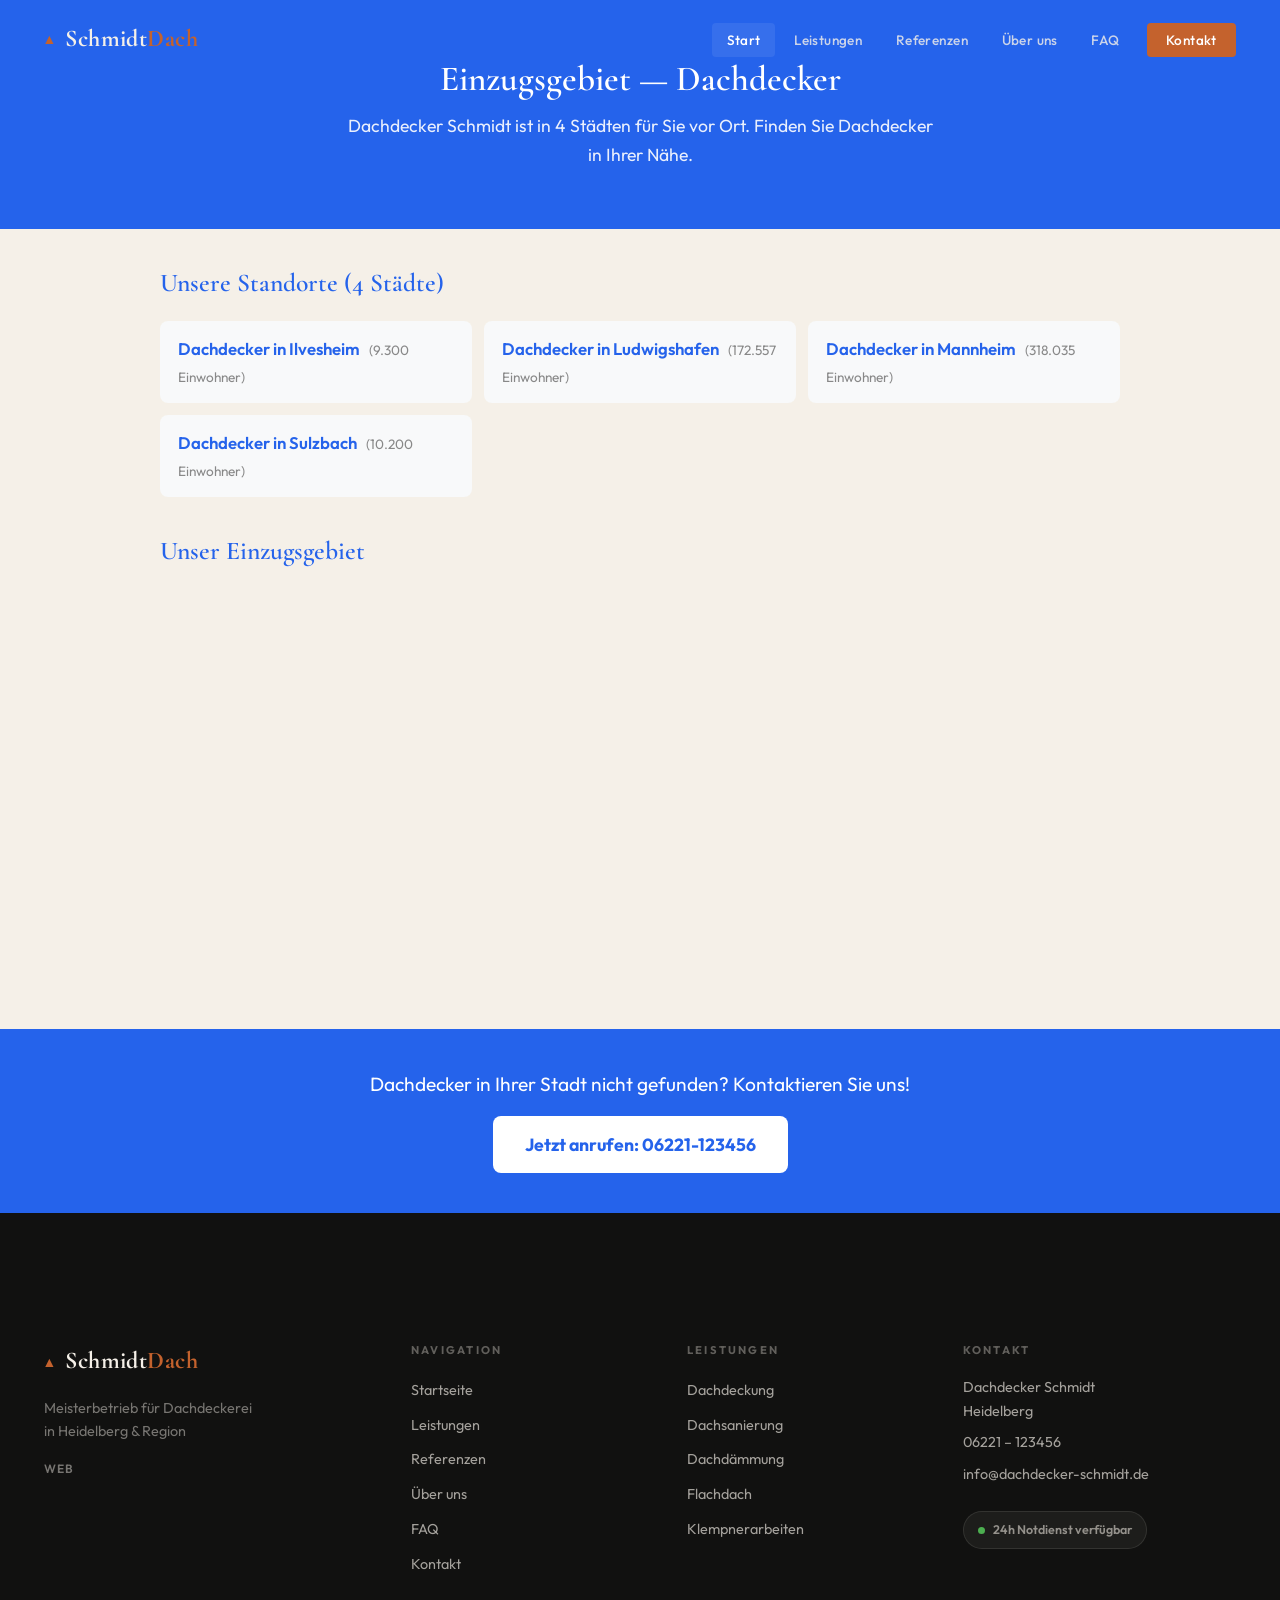
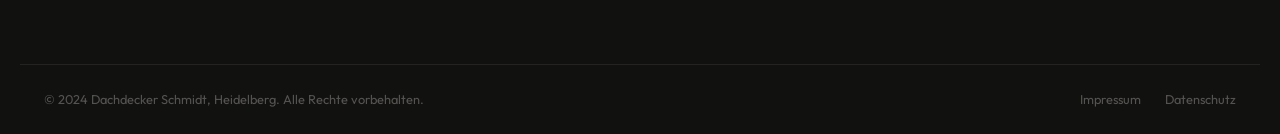
<file: einzugsgebiet.html>
<!DOCTYPE html>
<html lang="de">
<head>
<meta charset="UTF-8">
<meta name="viewport" content="width=device-width, initial-scale=1.0">
<title>Einzugsgebiet — Dachdecker | Dachdecker Schmidt</title>
<meta name="description" content="Dachdecker in Ihrer Nähe. Dachdecker Schmidt ist in 4 Städten für Sie da. Finden Sie Ihren Standort.">
<link rel="stylesheet" href="styles.css">
<link rel="stylesheet" href="styles.css">
<style>
.einzugsgebiet-hero{background:#2563eb;color:white;padding:60px 20px;text-align:center}
.einzugsgebiet-hero h1{font-size:2.2rem;margin-bottom:12px}
.einzugsgebiet-hero p{font-size:1.1rem;opacity:0.9;max-width:600px;margin:0 auto}
.city-grid{max-width:1000px;margin:40px auto;padding:0 20px}
.city-grid h2{font-size:1.6rem;color:#2563eb;margin-bottom:24px}
.city-grid ul{list-style:none;padding:0;display:grid;grid-template-columns:repeat(auto-fill,minmax(280px,1fr));gap:12px}
.city-grid li{background:#f8f9fa;border-radius:8px;padding:14px 18px;transition:box-shadow 0.2s}
.city-grid li:hover{box-shadow:0 2px 8px rgba(0,0,0,0.12)}
.city-grid li a{color:#2563eb;text-decoration:none;font-weight:600;font-size:1.05rem}
.city-grid li a:hover{text-decoration:underline}
.city-grid .population{color:#888;font-size:0.85rem;margin-left:6px}
.map-section{max-width:1000px;margin:40px auto;padding:0 20px}
.map-section h2{font-size:1.6rem;color:#2563eb;margin-bottom:16px}
.map-section iframe{width:100%;height:400px;border:0;border-radius:8px}
.einzugsgebiet-cta{background:#2563eb;color:white;padding:40px 20px;text-align:center;margin-top:40px}
.einzugsgebiet-cta a{display:inline-block;padding:14px 32px;background:white;color:#2563eb;font-weight:700;text-decoration:none;border-radius:8px;font-size:1.1rem}
</style>
</head>
<body>
<header class="site-header" id="site-header">
    <div class="container header-inner">
      <a href="index.html" class="logo">
        <span class="logo-icon">▲</span>
        <span class="logo-text">Schmidt<span class="logo-accent">Dach</span></span>
      </a>
      <button class="nav-toggle" id="nav-toggle" aria-label="Menü öffnen">
        <span></span><span></span><span></span>
      </button>
      <nav class="main-nav" id="main-nav">
        <ul>
          <li><a href="index.html" class="nav-link active">Start</a></li>
          <li><a href="leistungen.html" class="nav-link">Leistungen</a></li>
          <li><a href="referenzen.html" class="nav-link">Referenzen</a></li>
          <li><a href="ueber-uns.html" class="nav-link">Über uns</a></li>
          <li><a href="faq.html" class="nav-link">FAQ</a></li>
          <li><a href="kontakt.html" class="nav-link nav-cta">Kontakt</a></li>
        </ul>
      </nav>
    </div>
  </header>
<div class="einzugsgebiet-hero">
<h1>Einzugsgebiet — Dachdecker</h1>
<p>Dachdecker Schmidt ist in 4 Städten für Sie vor Ort. Finden Sie Dachdecker in Ihrer Nähe.</p>
</div>
<div class="city-grid">
<h2>Unsere Standorte (4 Städte)</h2>
<ul>
        <li><a href="/dachdecker-ilvesheim.html">Dachdecker in Ilvesheim</a> <span class="population">(9.300 Einwohner)</span></li>
        <li><a href="/dachdecker-ludwigshafen.html">Dachdecker in Ludwigshafen</a> <span class="population">(172.557 Einwohner)</span></li>
        <li><a href="/dachdecker-mannheim.html">Dachdecker in Mannheim</a> <span class="population">(318.035 Einwohner)</span></li>
        <li><a href="/dachdecker-sulzbach.html">Dachdecker in Sulzbach</a> <span class="population">(10.200 Einwohner)</span></li>
</ul>
</div>
<div class="map-section">
<h2>Unser Einzugsgebiet</h2>
<iframe src="https://www.google.com/maps/embed/v1/place?key=AIzaSyBFw0Qbyq9zTFTd-tUY6dZWTgaQzuU17R8&q=Heidelberg&zoom=9" allowfullscreen loading="lazy"></iframe>
</div>
<div class="einzugsgebiet-cta">
<p style="font-size:1.2rem;margin-bottom:16px">Dachdecker in Ihrer Stadt nicht gefunden? Kontaktieren Sie uns!</p>
<a href="tel:06221-123456">Jetzt anrufen: 06221-123456</a>
</div>
<footer class="site-footer">
    <div class="container footer-inner">
      <div class="footer-brand">
        <a href="index.html" class="logo logo--footer">
          <span class="logo-icon">▲</span>
          <span class="logo-text">Schmidt<span class="logo-accent">Dach</span></span>
        </a>
        <p class="footer-tagline">Meisterbetrieb für Dachdeckerei<br>in Heidelberg &amp; Region</p>
        <div class="footer-social">
          <a href="https://www.dachdecker-schmidt.de" class="social-link" target="_blank" rel="noopener">Web</a>
        </div>
      </div>
      <div class="footer-nav">
        <h5>Navigation</h5>
        <ul>
          <li><a href="index.html">Startseite</a></li>
          <li><a href="leistungen.html">Leistungen</a></li>
          <li><a href="referenzen.html">Referenzen</a></li>
          <li><a href="ueber-uns.html">Über uns</a></li>
          <li><a href="faq.html">FAQ</a></li>
          <li><a href="kontakt.html">Kontakt</a></li>
        </ul>
      </div>
      <div class="footer-services">
        <h5>Leistungen</h5>
        <ul>
          <li><a href="leistungen.html#dachdeckung">Dachdeckung</a></li>
          <li><a href="leistungen.html#sanierung">Dachsanierung</a></li>
          <li><a href="leistungen.html#daemmung">Dachdämmung</a></li>
          <li><a href="leistungen.html#flachdach">Flachdach</a></li>
          <li><a href="leistungen.html#klempner">Klempnerarbeiten</a></li>
        </ul>
      </div>
      <div class="footer-contact">
        <h5>Kontakt</h5>
        <address>
          <p>Dachdecker Schmidt<br>Heidelberg</p>
          <p><a href="tel:062211234567">06221 – 123456</a></p>
          <p><a href="mailto:info@dachdecker-schmidt.de">info@dachdecker-schmidt.de</a></p>
        </address>
        <div class="footer-notdienst">
          <span class="notdienst-dot"></span>
          24h Notdienst verfügbar
        </div>
      </div>
    </div>
    <div class="footer-bottom">
      <div class="container footer-bottom-inner">
        <p>&copy; 2024 Dachdecker Schmidt, Heidelberg. Alle Rechte vorbehalten.</p>
        <div class="footer-legal">
          <a href="#">Impressum</a>
          <a href="#">Datenschutz</a>
        </div>
      </div>
    </div>
  </footer>
</body>
</html>
</file>
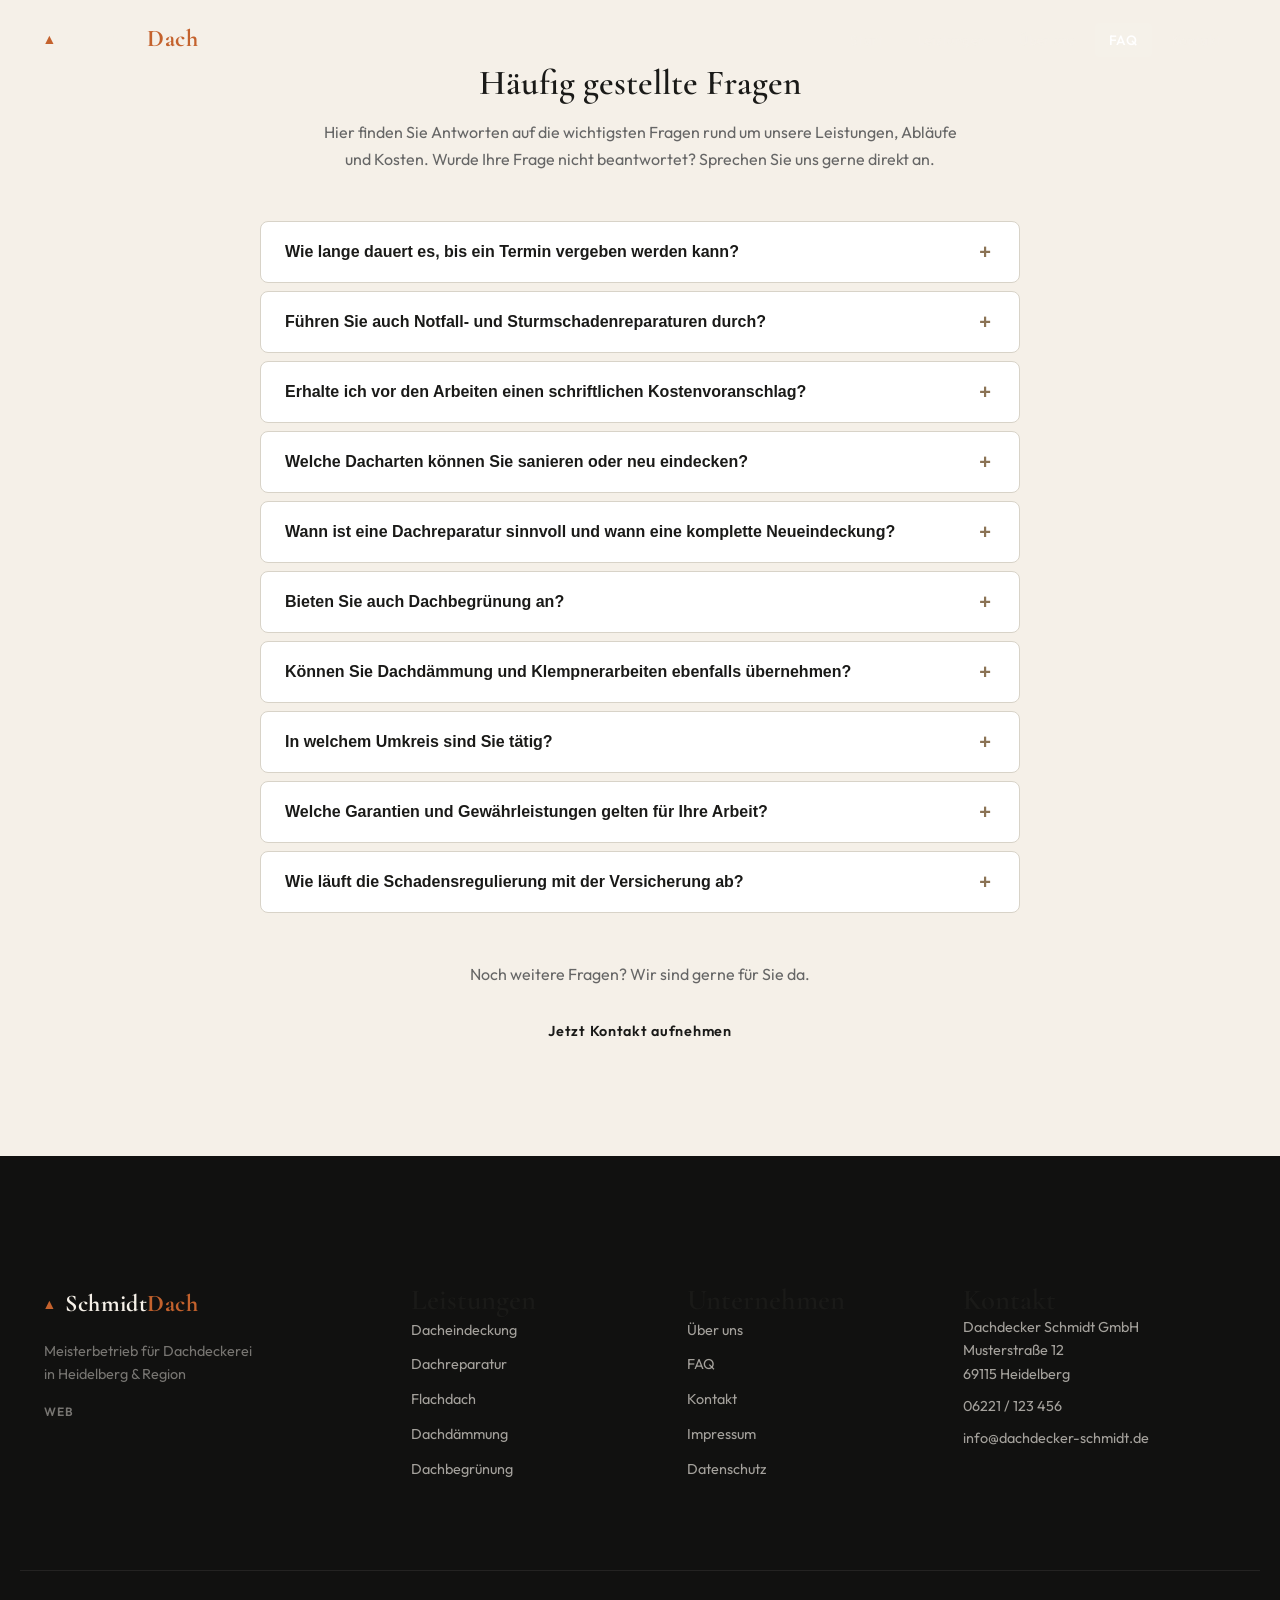
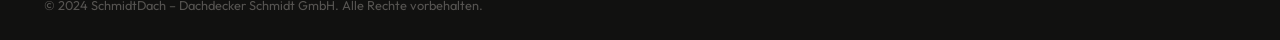
<file: faq.html>
<!DOCTYPE html>
<html lang="de">
<head>
  <meta charset="UTF-8">
  <meta name="viewport" content="width=device-width, initial-scale=1.0">
  <title>FAQ – Häufige Fragen | SchmidtDach Heidelberg</title>
  <meta name="description" content="Antworten auf häufig gestellte Fragen rund um Dachdeckerarbeiten, Reparaturen, Kosten und Termine bei Dachdecker Schmidt in Heidelberg.">
  <link rel="stylesheet" href="styles.css">
  <style>
    /* Accordion styles */
    .faq-section {
      padding: 4rem 0 6rem;
    }
    .faq-intro {
      text-align: center;
      max-width: 640px;
      margin: 0 auto 3rem;
    }
    .faq-intro h1 {
      font-size: 2.2rem;
      margin-bottom: 1rem;
    }
    .faq-intro p {
      color: var(--color-muted, #666);
      line-height: 1.7;
    }
    .faq-list {
      max-width: 760px;
      margin: 0 auto;
      display: flex;
      flex-direction: column;
      gap: 0.5rem;
    }
    .faq-item {
      border: 1px solid var(--color-border, #e0e0e0);
      border-radius: 8px;
      overflow: hidden;
      background: var(--color-card, #fff);
    }
    .faq-question {
      width: 100%;
      background: none;
      border: none;
      padding: 1.25rem 1.5rem;
      text-align: left;
      font-size: 1rem;
      font-weight: 600;
      cursor: pointer;
      display: flex;
      justify-content: space-between;
      align-items: center;
      gap: 1rem;
      color: var(--color-text, #1a1a1a);
      transition: background 0.2s;
    }
    .faq-question:hover {
      background: var(--color-hover, #f5f5f5);
    }
    .faq-question[aria-expanded="true"] {
      background: var(--color-hover, #f5f5f5);
    }
    .faq-icon {
      flex-shrink: 0;
      width: 20px;
      height: 20px;
      display: flex;
      align-items: center;
      justify-content: center;
      font-style: normal;
      font-size: 1.25rem;
      line-height: 1;
      transition: transform 0.25s ease;
      color: var(--color-accent, #d97706);
    }
    .faq-question[aria-expanded="true"] .faq-icon {
      transform: rotate(45deg);
    }
    .faq-answer {
      max-height: 0;
      overflow: hidden;
      transition: max-height 0.35s ease, padding 0.25s ease;
      padding: 0 1.5rem;
    }
    .faq-answer.is-open {
      max-height: 600px;
      padding: 0 1.5rem 1.25rem;
    }
    .faq-answer p {
      color: var(--color-muted, #555);
      line-height: 1.75;
      margin: 0;
    }
    .faq-answer p + p {
      margin-top: 0.75rem;
    }
    .faq-cta {
      text-align: center;
      margin-top: 3rem;
    }
    .faq-cta p {
      color: var(--color-muted, #666);
      margin-bottom: 1rem;
    }
  </style>
</head>
<body>

  <header class="site-header" id="site-header">
    <div class="container header-inner">
      <a href="index.html" class="logo">
        <span class="logo-icon">▲</span>
        <span class="logo-text">Schmidt<span class="logo-accent">Dach</span></span>
      </a>
      <button class="nav-toggle" id="nav-toggle" aria-label="Menü öffnen">
        <span></span><span></span><span></span>
      </button>
      <nav class="main-nav" id="main-nav">
        <ul>
          <li><a href="index.html" class="nav-link">Start</a></li>
          <li><a href="leistungen.html" class="nav-link">Leistungen</a></li>
          <li><a href="ueber-uns.html" class="nav-link">Über uns</a></li>
          <li><a href="faq.html" class="nav-link active">FAQ</a></li>
          <li><a href="kontakt.html" class="nav-link">Kontakt</a></li>
        </ul>
      </nav>
    </div>
  </header>

  <main>
    <section class="faq-section">
      <div class="container">
        <div class="faq-intro">
          <h1>Häufig gestellte Fragen</h1>
          <p>Hier finden Sie Antworten auf die wichtigsten Fragen rund um unsere Leistungen, Abläufe und Kosten. Wurde Ihre Frage nicht beantwortet? Sprechen Sie uns gerne direkt an.</p>
        </div>

        <div class="faq-list" id="faq-list">

          <div class="faq-item">
            <button class="faq-question" aria-expanded="false" aria-controls="faq-1">
              Wie lange dauert es, bis ein Termin vergeben werden kann?
              <span class="faq-icon" aria-hidden="true">+</span>
            </button>
            <div class="faq-answer" id="faq-1" role="region">
              <p>In der Regel melden wir uns innerhalb von 24 Stunden zurück und vereinbaren einen Besichtigungstermin. Die Umsetzung hängt von Art und Umfang der Arbeiten ab – kleine Reparaturen können oft innerhalb weniger Tage erledigt werden, größere Projekte werden gemeinsam mit Ihnen geplant.</p>
            </div>
          </div>

          <div class="faq-item">
            <button class="faq-question" aria-expanded="false" aria-controls="faq-2">
              Führen Sie auch Notfall- und Sturmschadenreparaturen durch?
              <span class="faq-icon" aria-hidden="true">+</span>
            </button>
            <div class="faq-answer" id="faq-2" role="region">
              <p>Ja. Bei akuten Sturmschäden oder undichten Stellen sind wir schnellstmöglich vor Ort, um eine provisorische Abdichtung vorzunehmen und weiteren Schaden zu verhindern. Rufen Sie uns direkt an – wir priorisieren Notfälle entsprechend.</p>
            </div>
          </div>

          <div class="faq-item">
            <button class="faq-question" aria-expanded="false" aria-controls="faq-3">
              Erhalte ich vor den Arbeiten einen schriftlichen Kostenvoranschlag?
              <span class="faq-icon" aria-hidden="true">+</span>
            </button>
            <div class="faq-answer" id="faq-3" role="region">
              <p>Selbstverständlich. Nach der Besichtigung erhalten Sie von uns immer ein detailliertes, schriftliches Angebot ohne versteckte Kosten. Erst nach Ihrer ausdrücklichen Zustimmung beginnen wir mit den Arbeiten.</p>
            </div>
          </div>

          <div class="faq-item">
            <button class="faq-question" aria-expanded="false" aria-controls="faq-4">
              Welche Dacharten können Sie sanieren oder neu eindecken?
              <span class="faq-icon" aria-hidden="true">+</span>
            </button>
            <div class="faq-answer" id="faq-4" role="region">
              <p>Wir arbeiten mit allen gängigen Dachformen und Materialien: Ziegel- und Schieferdächer, Flachdächer, Bitumen- und Kunststoffabdichtungen, Metalldächer sowie Gründächer. Haben Sie ein besonderes Dachsystem? Sprechen Sie uns an – wir finden eine Lösung.</p>
            </div>
          </div>

          <div class="faq-item">
            <button class="faq-question" aria-expanded="false" aria-controls="faq-5">
              Wann ist eine Dachreparatur sinnvoll und wann eine komplette Neueindeckung?
              <span class="faq-icon" aria-hidden="true">+</span>
            </button>
            <div class="faq-answer" id="faq-5" role="region">
              <p>Das hängt vom Alter und Zustand des Daches ab. Sind nur einzelne Ziegel beschädigt oder kleine Stellen undicht, reicht oft eine gezielte Reparatur. Ist die Dachfläche flächendeckend porös, die Unterkonstruktion beschädigt oder das Dach älter als 40 Jahre, lohnt sich in den meisten Fällen eine Neueindeckung – auch wirtschaftlich. Nach der Inspektion beraten wir Sie ehrlich und transparent.</p>
            </div>
          </div>

          <div class="faq-item">
            <button class="faq-question" aria-expanded="false" aria-controls="faq-6">
              Bieten Sie auch Dachbegrünung an?
              <span class="faq-icon" aria-hidden="true">+</span>
            </button>
            <div class="faq-answer" id="faq-6" role="region">
              <p>Ja, wir planen und realisieren extensive und intensive Gründächer. Eine Dachbegrünung verbessert die Wärmedämmung, verlängert die Lebensdauer der Dachabdichtung und leistet einen wertvollen Beitrag zum Stadtklima. Gerne beraten wir Sie zu den Möglichkeiten auf Ihrem Dach.</p>
            </div>
          </div>

          <div class="faq-item">
            <button class="faq-question" aria-expanded="false" aria-controls="faq-7">
              Können Sie Dachdämmung und Klempnerarbeiten ebenfalls übernehmen?
              <span class="faq-icon" aria-hidden="true">+</span>
            </button>
            <div class="faq-answer" id="faq-7" role="region">
              <p>Ja. Wir bieten Wärmedämmung von Dach und Fassade sowie alle anfallenden Klempnerarbeiten wie Dachrinnen, Fallrohre und Blechverkleidungen aus einer Hand an. So haben Sie einen einzigen Ansprechpartner für das gesamte Projekt.</p>
            </div>
          </div>

          <div class="faq-item">
            <button class="faq-question" aria-expanded="false" aria-controls="faq-8">
              In welchem Umkreis sind Sie tätig?
              <span class="faq-icon" aria-hidden="true">+</span>
            </button>
            <div class="faq-answer" id="faq-8" role="region">
              <p>Unser Haupteinsatzgebiet ist Heidelberg und die umliegende Region (Rhein-Neckar-Kreis, Mannheim, Weinheim, Sinsheim). Bei größeren Projekten sind wir auch darüber hinaus tätig – sprechen Sie uns einfach an.</p>
            </div>
          </div>

          <div class="faq-item">
            <button class="faq-question" aria-expanded="false" aria-controls="faq-9">
              Welche Garantien und Gewährleistungen gelten für Ihre Arbeit?
              <span class="faq-icon" aria-hidden="true">+</span>
            </button>
            <div class="faq-answer" id="faq-9" role="region">
              <p>Als eingetragener Meisterbetrieb gilt die gesetzliche Gewährleistung von fünf Jahren auf unsere handwerklichen Leistungen. Zusätzlich gewähren die Hersteller auf die von uns verwendeten Materialien eigene Produktgarantien, über die wir Sie im Angebot informieren.</p>
            </div>
          </div>

          <div class="faq-item">
            <button class="faq-question" aria-expanded="false" aria-controls="faq-10">
              Wie läuft die Schadensregulierung mit der Versicherung ab?
              <span class="faq-icon" aria-hidden="true">+</span>
            </button>
            <div class="faq-answer" id="faq-10" role="region">
              <p>Wir unterstützen Sie dabei, den Schaden gegenüber Ihrer Gebäude- oder Elementarschadenversicherung zu dokumentieren. Auf Wunsch erstellen wir einen detaillierten Schadenbericht und stimmen uns direkt mit Ihrem Versicherungsunternehmen ab, damit Sie so wenig Aufwand wie möglich haben.</p>
            </div>
          </div>

        </div>

        <div class="faq-cta">
          <p>Noch weitere Fragen? Wir sind gerne für Sie da.</p>
          <a href="kontakt.html" class="btn btn-primary">Jetzt Kontakt aufnehmen</a>
        </div>
      </div>
    </section>
  </main>

  <footer class="site-footer">
    <div class="container footer-inner">
      <div class="footer-brand">
        <a href="index.html" class="logo logo--footer">
          <span class="logo-icon">▲</span>
          <span class="logo-text">Schmidt<span class="logo-accent">Dach</span></span>
        </a>
        <p class="footer-tagline">Meisterbetrieb für Dachdeckerei<br>in Heidelberg &amp; Region</p>
        <div class="footer-social">
          <a href="https://www.dachdecker-schmidt.de" class="social-link" target="_blank" rel="noopener">Web</a>
        </div>
      </div>
      <div class="footer-nav">
        <h3 class="footer-heading">Leistungen</h3>
        <ul>
          <li><a href="leistungen.html">Dacheindeckung</a></li>
          <li><a href="leistungen.html">Dachreparatur</a></li>
          <li><a href="leistungen.html">Flachdach</a></li>
          <li><a href="leistungen.html">Dachdämmung</a></li>
          <li><a href="leistungen.html">Dachbegrünung</a></li>
        </ul>
      </div>
      <div class="footer-nav">
        <h3 class="footer-heading">Unternehmen</h3>
        <ul>
          <li><a href="ueber-uns.html">Über uns</a></li>
          <li><a href="faq.html">FAQ</a></li>
          <li><a href="kontakt.html">Kontakt</a></li>
          <li><a href="impressum.html">Impressum</a></li>
          <li><a href="datenschutz.html">Datenschutz</a></li>
        </ul>
      </div>
      <div class="footer-contact">
        <h3 class="footer-heading">Kontakt</h3>
        <address>
          <p>Dachdecker Schmidt GmbH<br>Musterstraße 12<br>69115 Heidelberg</p>
          <p><a href="tel:+496221123456">06221 / 123 456</a></p>
          <p><a href="mailto:info@dachdecker-schmidt.de">info@dachdecker-schmidt.de</a></p>
        </address>
      </div>
    </div>
    <div class="footer-bottom">
      <div class="container">
        <p>&copy; 2024 SchmidtDach – Dachdecker Schmidt GmbH. Alle Rechte vorbehalten.</p>
      </div>
    </div>
  </footer>

  <script>
    // Navigation toggle
    const navToggle = document.getElementById('nav-toggle');
    const mainNav = document.getElementById('main-nav');
    if (navToggle && mainNav) {
      navToggle.addEventListener('click', () => {
        const isOpen = mainNav.classList.toggle('is-open');
        navToggle.setAttribute('aria-label', isOpen ? 'Menü schließen' : 'Menü öffnen');
      });
    }

    // Sticky header
    const siteHeader = document.getElementById('site-header');
    if (siteHeader) {
      window.addEventListener('scroll', () => {
        siteHeader.classList.toggle('is-scrolled', window.scrollY > 10);
      });
    }

    // Accordion
    const faqList = document.getElementById('faq-list');
    if (faqList) {
      faqList.addEventListener('click', (e) => {
        const btn = e.target.closest('.faq-question');
        if (!btn) return;
        const answerId = btn.getAttribute('aria-controls');
        const answer = document.getElementById(answerId);
        const isExpanded = btn.getAttribute('aria-expanded') === 'true';

        // Close all others
        faqList.querySelectorAll('.faq-question[aria-expanded="true"]').forEach((openBtn) => {
          if (openBtn !== btn) {
            openBtn.setAttribute('aria-expanded', 'false');
            const openAnswer = document.getElementById(openBtn.getAttribute('aria-controls'));
            if (openAnswer) openAnswer.classList.remove('is-open');
          }
        });

        btn.setAttribute('aria-expanded', String(!isExpanded));
        if (answer) answer.classList.toggle('is-open', !isExpanded);
      });
    }
  </script>

</body>
</html>
</file>
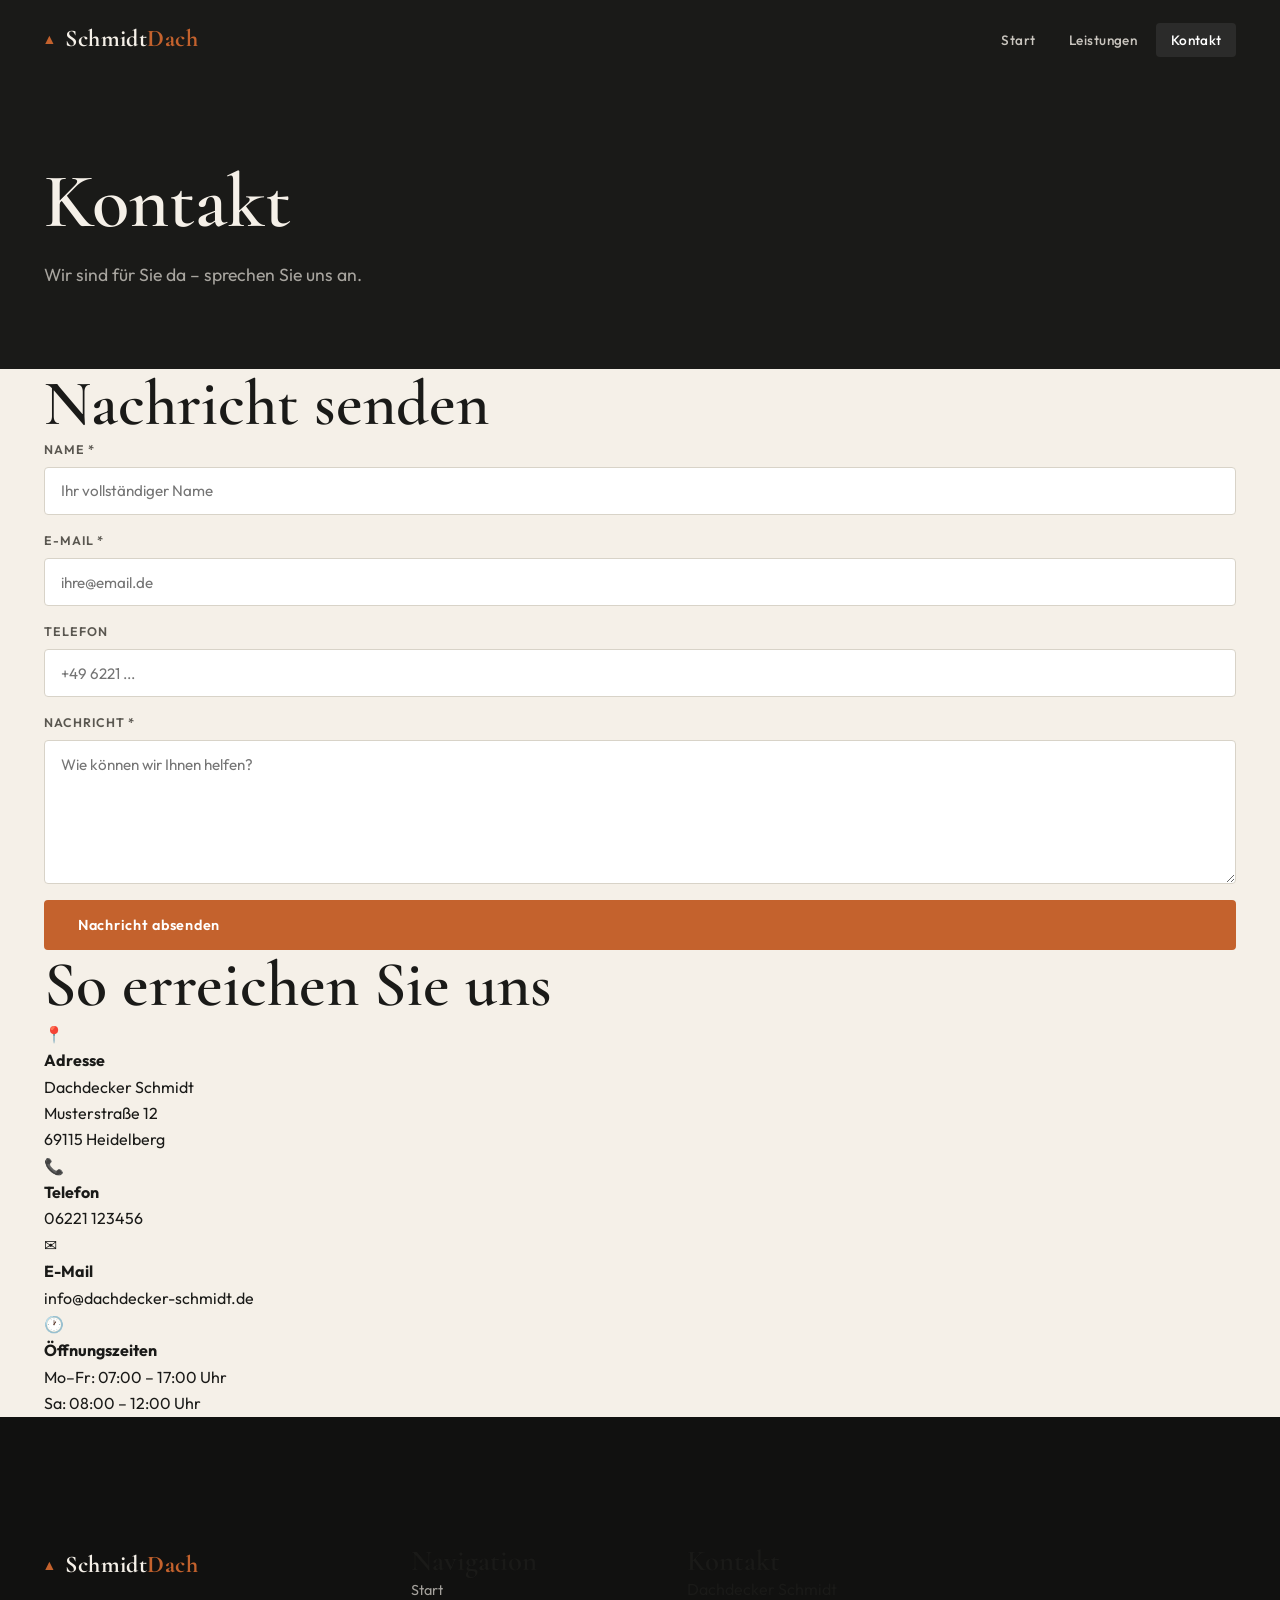
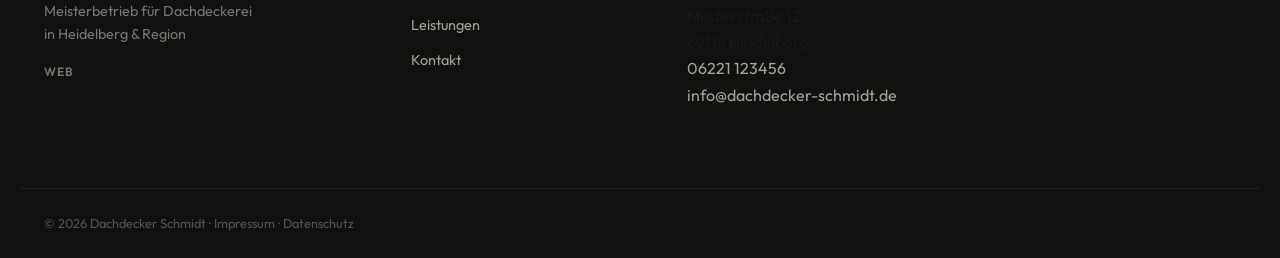
<file: kontakt.html>
<!DOCTYPE html>
<html lang="de">
<head>
  <meta charset="UTF-8">
  <meta name="viewport" content="width=device-width, initial-scale=1.0">
  <title>Kontakt – Dachdecker Schmidt Heidelberg</title>
  <meta name="description" content="Kontaktieren Sie Dachdecker Schmidt in Heidelberg. Jetzt Anfrage stellen oder direkt anrufen – wir freuen uns auf Ihre Nachricht.">
  <link rel="stylesheet" href="styles.css">
</head>
<body>

<header class="site-header" id="site-header">
  <div class="container header-inner">
    <a href="index.html" class="logo">
      <span class="logo-icon">▲</span>
      <span class="logo-text">Schmidt<span class="logo-accent">Dach</span></span>
    </a>
    <button class="nav-toggle" id="nav-toggle" aria-label="Menü öffnen">
      <span></span><span></span><span></span>
    </button>
    <nav class="main-nav" id="main-nav">
      <ul>
        <li><a href="index.html" class="nav-link">Start</a></li>
        <li><a href="leistungen.html" class="nav-link">Leistungen</a></li>
        <li><a href="kontakt.html" class="nav-link active">Kontakt</a></li>
      </ul>
    </nav>
  </div>
</header>

<main>
  <section class="page-hero">
    <div class="container">
      <h1>Kontakt</h1>
      <p class="page-hero__sub">Wir sind für Sie da – sprechen Sie uns an.</p>
    </div>
  </section>

  <section class="section contact-section">
    <div class="container contact-grid">

      <div class="contact-form-wrap">
        <h2>Nachricht senden</h2>
        <form class="contact-form" id="contact-form" novalidate>
          <div class="form-group">
            <label for="name">Name <span aria-hidden="true">*</span></label>
            <input type="text" id="name" name="name" placeholder="Ihr vollständiger Name" required>
          </div>
          <div class="form-group">
            <label for="email">E-Mail <span aria-hidden="true">*</span></label>
            <input type="email" id="email" name="email" placeholder="ihre@email.de" required>
          </div>
          <div class="form-group">
            <label for="telefon">Telefon</label>
            <input type="tel" id="telefon" name="telefon" placeholder="+49 6221 ...">
          </div>
          <div class="form-group">
            <label for="nachricht">Nachricht <span aria-hidden="true">*</span></label>
            <textarea id="nachricht" name="nachricht" rows="6" placeholder="Wie können wir Ihnen helfen?" required></textarea>
          </div>
          <button type="submit" class="btn btn--primary">Nachricht absenden</button>
        </form>
        <div class="form-success" id="form-success" hidden>
          <p>✓ Vielen Dank! Ihre Nachricht wurde erfolgreich gesendet. Wir melden uns so schnell wie möglich bei Ihnen.</p>
        </div>
      </div>

      <div class="contact-info">
        <h2>So erreichen Sie uns</h2>
        <ul class="contact-list">
          <li class="contact-list__item">
            <span class="contact-list__icon" aria-hidden="true">📍</span>
            <div>
              <strong>Adresse</strong><br>
              Dachdecker Schmidt<br>
              Musterstraße 12<br>
              69115 Heidelberg
            </div>
          </li>
          <li class="contact-list__item">
            <span class="contact-list__icon" aria-hidden="true">📞</span>
            <div>
              <strong>Telefon</strong><br>
              <a href="tel:+496221123456">06221 123456</a>
            </div>
          </li>
          <li class="contact-list__item">
            <span class="contact-list__icon" aria-hidden="true">✉️</span>
            <div>
              <strong>E-Mail</strong><br>
              <a href="mailto:info@dachdecker-schmidt.de">info@dachdecker-schmidt.de</a>
            </div>
          </li>
          <li class="contact-list__item">
            <span class="contact-list__icon" aria-hidden="true">🕐</span>
            <div>
              <strong>Öffnungszeiten</strong><br>
              Mo–Fr: 07:00 – 17:00 Uhr<br>
              Sa: 08:00 – 12:00 Uhr
            </div>
          </li>
        </ul>
      </div>

    </div>
  </section>
</main>

<footer class="site-footer">
  <div class="container footer-inner">
    <div class="footer-brand">
      <a href="index.html" class="logo logo--footer">
        <span class="logo-icon">▲</span>
        <span class="logo-text">Schmidt<span class="logo-accent">Dach</span></span>
      </a>
      <p class="footer-tagline">Meisterbetrieb für Dachdeckerei<br>in Heidelberg &amp; Region</p>
      <div class="footer-social">
        <a href="https://www.dachdecker-schmidt.de" class="social-link" target="_blank" rel="noopener">Web</a>
      </div>
    </div>
    <div class="footer-nav">
      <h3 class="footer-nav__title">Navigation</h3>
      <ul>
        <li><a href="index.html">Start</a></li>
        <li><a href="leistungen.html">Leistungen</a></li>
        <li><a href="kontakt.html">Kontakt</a></li>
      </ul>
    </div>
    <div class="footer-contact">
      <h3 class="footer-nav__title">Kontakt</h3>
      <address>
        Dachdecker Schmidt<br>
        Musterstraße 12<br>
        69115 Heidelberg<br>
        <a href="tel:+496221123456">06221 123456</a><br>
        <a href="mailto:info@dachdecker-schmidt.de">info@dachdecker-schmidt.de</a>
      </address>
    </div>
  </div>
  <div class="footer-bottom">
    <div class="container">
      <p>&copy; 2026 Dachdecker Schmidt · <a href="impressum.html">Impressum</a> · <a href="datenschutz.html">Datenschutz</a></p>
    </div>
  </div>
</footer>

<script>
  // Mobile nav toggle
  const navToggle = document.getElementById('nav-toggle');
  const mainNav = document.getElementById('main-nav');
  if (navToggle && mainNav) {
    navToggle.addEventListener('click', function () {
      const open = mainNav.classList.toggle('is-open');
      navToggle.setAttribute('aria-label', open ? 'Menü schließen' : 'Menü öffnen');
    });
  }

  // Sticky header
  const siteHeader = document.getElementById('site-header');
  if (siteHeader) {
    window.addEventListener('scroll', function () {
      siteHeader.classList.toggle('is-scrolled', window.scrollY > 40);
    });
  }

  // Contact form – JS success message (no real submission)
  const form = document.getElementById('contact-form');
  const successMsg = document.getElementById('form-success');
  if (form && successMsg) {
    form.addEventListener('submit', function (e) {
      e.preventDefault();
      const required = form.querySelectorAll('[required]');
      let valid = true;
      required.forEach(function (field) {
        if (!field.value.trim()) {
          field.classList.add('is-invalid');
          valid = false;
        } else {
          field.classList.remove('is-invalid');
        }
      });
      if (!valid) return;
      form.hidden = true;
      successMsg.hidden = false;
      successMsg.focus();
    });
  }
</script>

</body>
</html>
</file>
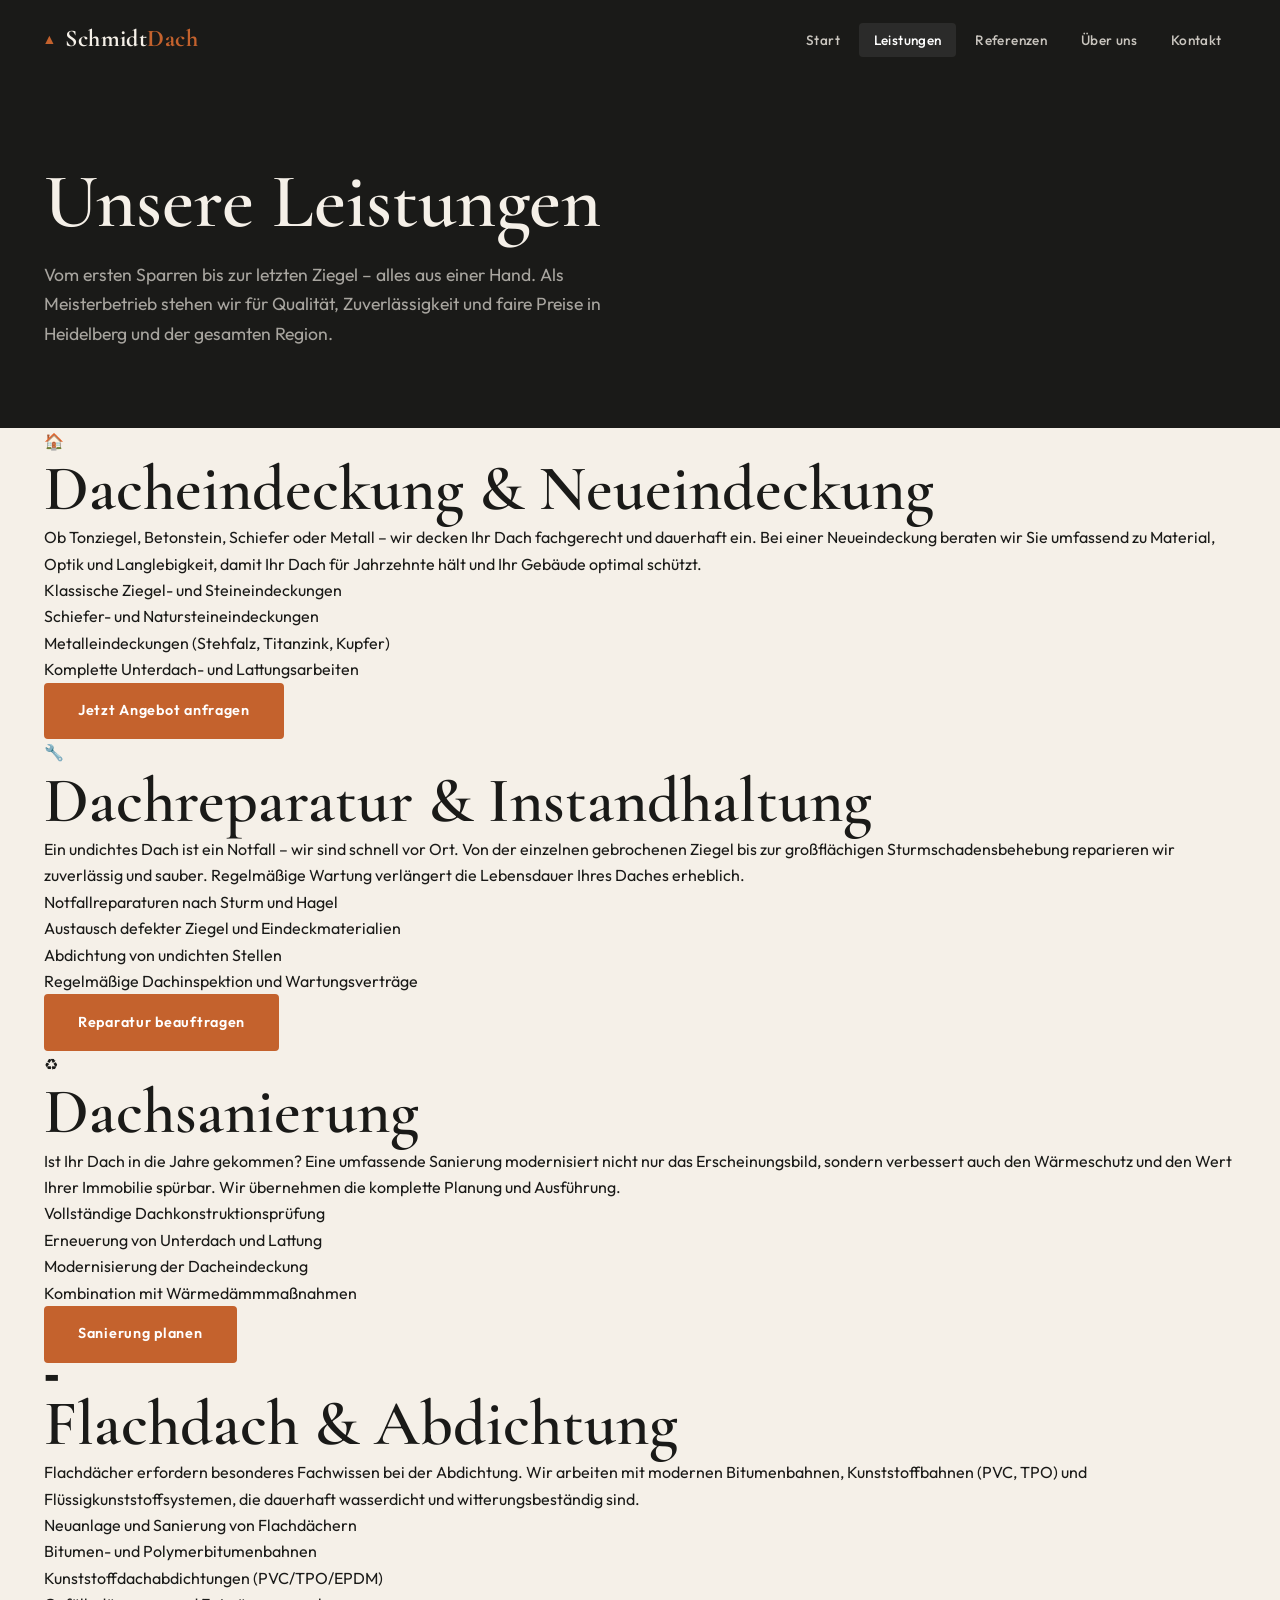
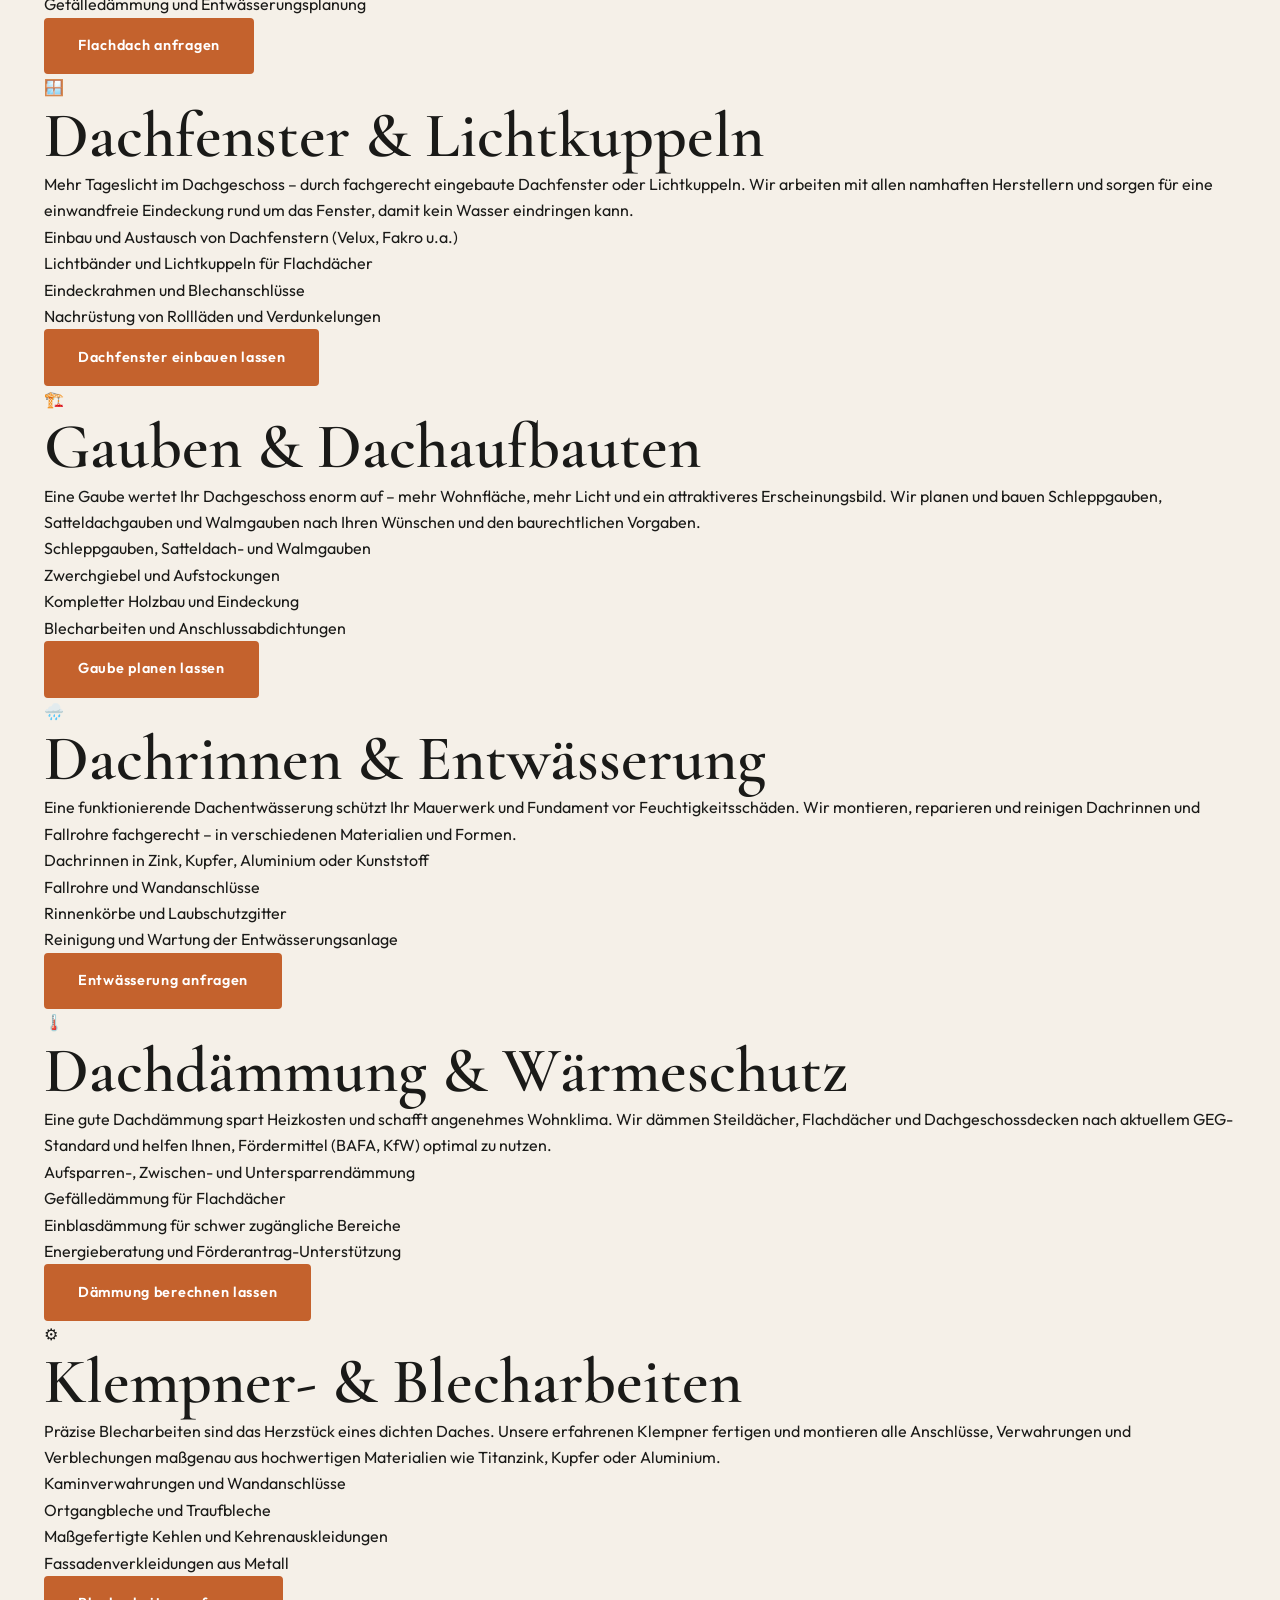
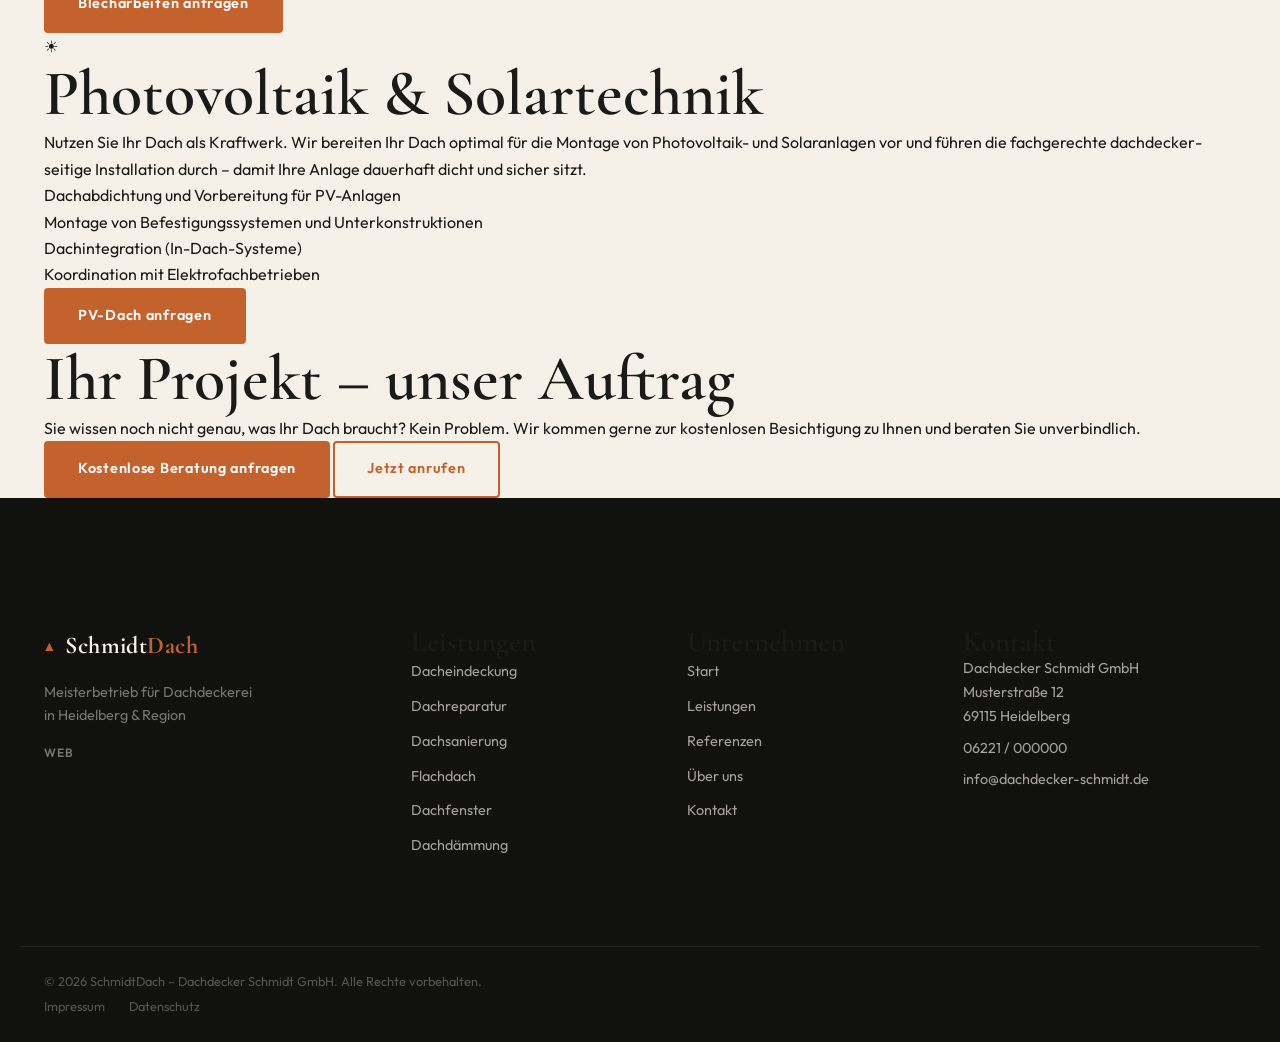
<file: leistungen.html>
<!DOCTYPE html>
<html lang="de">
<head>
  <meta charset="UTF-8">
  <meta name="viewport" content="width=device-width, initial-scale=1.0">
  <title>Leistungen – SchmidtDach | Dachdecker Heidelberg</title>
  <meta name="description" content="Alle Dachdeckerleistungen von SchmidtDach: Dacheindeckung, Sanierung, Flachdach, Dachfenster, Gauben, Dämmung und mehr. Meisterbetrieb in Heidelberg & Region.">
  <link rel="stylesheet" href="styles.css">
</head>
<body>

<header class="site-header" id="site-header">
  <div class="container header-inner">
    <a href="index.html" class="logo">
      <span class="logo-icon">▲</span>
      <span class="logo-text">Schmidt<span class="logo-accent">Dach</span></span>
    </a>
    <button class="nav-toggle" id="nav-toggle" aria-label="Menü öffnen">
      <span></span><span></span><span></span>
    </button>
    <nav class="main-nav" id="main-nav">
      <ul>
        <li><a href="index.html" class="nav-link">Start</a></li>
        <li><a href="leistungen.html" class="nav-link active">Leistungen</a></li>
        <li><a href="referenzen.html" class="nav-link">Referenzen</a></li>
        <li><a href="ueber-uns.html" class="nav-link">Über uns</a></li>
        <li><a href="kontakt.html" class="nav-link nav-link--cta">Kontakt</a></li>
      </ul>
    </nav>
  </div>
</header>

<main>

  <!-- Hero -->
  <section class="page-hero">
    <div class="container">
      <h1 class="page-hero__title">Unsere Leistungen</h1>
      <p class="page-hero__subtitle">Vom ersten Sparren bis zur letzten Ziegel – alles aus einer Hand. Als Meisterbetrieb stehen wir für Qualität, Zuverlässigkeit und faire Preise in Heidelberg und der gesamten Region.</p>
    </div>
  </section>

  <!-- Leistungen Grid -->
  <section class="leistungen section">
    <div class="container">

      <!-- 1. Dacheindeckung -->
      <article class="leistung-card" id="dacheindeckung">
        <div class="leistung-card__icon">🏠</div>
        <div class="leistung-card__body">
          <h2 class="leistung-card__title">Dacheindeckung & Neueindeckung</h2>
          <p class="leistung-card__desc">Ob Tonziegel, Betonstein, Schiefer oder Metall – wir decken Ihr Dach fachgerecht und dauerhaft ein. Bei einer Neueindeckung beraten wir Sie umfassend zu Material, Optik und Langlebigkeit, damit Ihr Dach für Jahrzehnte hält und Ihr Gebäude optimal schützt.</p>
          <ul class="leistung-card__list">
            <li>Klassische Ziegel- und Steineindeckungen</li>
            <li>Schiefer- und Natursteineindeckungen</li>
            <li>Metalleindeckungen (Stehfalz, Titanzink, Kupfer)</li>
            <li>Komplette Unterdach- und Lattungsarbeiten</li>
          </ul>
          <a href="kontakt.html" class="btn btn--primary">Jetzt Angebot anfragen</a>
        </div>
      </article>

      <!-- 2. Dachreparatur -->
      <article class="leistung-card" id="dachreparatur">
        <div class="leistung-card__icon">🔧</div>
        <div class="leistung-card__body">
          <h2 class="leistung-card__title">Dachreparatur & Instandhaltung</h2>
          <p class="leistung-card__desc">Ein undichtes Dach ist ein Notfall – wir sind schnell vor Ort. Von der einzelnen gebrochenen Ziegel bis zur großflächigen Sturmschadensbehebung reparieren wir zuverlässig und sauber. Regelmäßige Wartung verlängert die Lebensdauer Ihres Daches erheblich.</p>
          <ul class="leistung-card__list">
            <li>Notfallreparaturen nach Sturm und Hagel</li>
            <li>Austausch defekter Ziegel und Eindeckmaterialien</li>
            <li>Abdichtung von undichten Stellen</li>
            <li>Regelmäßige Dachinspektion und Wartungsverträge</li>
          </ul>
          <a href="kontakt.html" class="btn btn--primary">Reparatur beauftragen</a>
        </div>
      </article>

      <!-- 3. Dachsanierung -->
      <article class="leistung-card" id="dachsanierung">
        <div class="leistung-card__icon">♻️</div>
        <div class="leistung-card__body">
          <h2 class="leistung-card__title">Dachsanierung</h2>
          <p class="leistung-card__desc">Ist Ihr Dach in die Jahre gekommen? Eine umfassende Sanierung modernisiert nicht nur das Erscheinungsbild, sondern verbessert auch den Wärmeschutz und den Wert Ihrer Immobilie spürbar. Wir übernehmen die komplette Planung und Ausführung.</p>
          <ul class="leistung-card__list">
            <li>Vollständige Dachkonstruktionsprüfung</li>
            <li>Erneuerung von Unterdach und Lattung</li>
            <li>Modernisierung der Dacheindeckung</li>
            <li>Kombination mit Wärmedämmmaßnahmen</li>
          </ul>
          <a href="kontakt.html" class="btn btn--primary">Sanierung planen</a>
        </div>
      </article>

      <!-- 4. Flachdach -->
      <article class="leistung-card" id="flachdach">
        <div class="leistung-card__icon">▬</div>
        <div class="leistung-card__body">
          <h2 class="leistung-card__title">Flachdach & Abdichtung</h2>
          <p class="leistung-card__desc">Flachdächer erfordern besonderes Fachwissen bei der Abdichtung. Wir arbeiten mit modernen Bitumenbahnen, Kunststoffbahnen (PVC, TPO) und Flüssigkunststoffsystemen, die dauerhaft wasserdicht und witterungsbeständig sind.</p>
          <ul class="leistung-card__list">
            <li>Neuanlage und Sanierung von Flachdächern</li>
            <li>Bitumen- und Polymerbitumenbahnen</li>
            <li>Kunststoffdachabdichtungen (PVC/TPO/EPDM)</li>
            <li>Gefälledämmung und Entwässerungsplanung</li>
          </ul>
          <a href="kontakt.html" class="btn btn--primary">Flachdach anfragen</a>
        </div>
      </article>

      <!-- 5. Dachfenster -->
      <article class="leistung-card" id="dachfenster">
        <div class="leistung-card__icon">🪟</div>
        <div class="leistung-card__body">
          <h2 class="leistung-card__title">Dachfenster & Lichtkuppeln</h2>
          <p class="leistung-card__desc">Mehr Tageslicht im Dachgeschoss – durch fachgerecht eingebaute Dachfenster oder Lichtkuppeln. Wir arbeiten mit allen namhaften Herstellern und sorgen für eine einwandfreie Eindeckung rund um das Fenster, damit kein Wasser eindringen kann.</p>
          <ul class="leistung-card__list">
            <li>Einbau und Austausch von Dachfenstern (Velux, Fakro u.a.)</li>
            <li>Lichtbänder und Lichtkuppeln für Flachdächer</li>
            <li>Eindeckrahmen und Blechanschlüsse</li>
            <li>Nachrüstung von Rollläden und Verdunkelungen</li>
          </ul>
          <a href="kontakt.html" class="btn btn--primary">Dachfenster einbauen lassen</a>
        </div>
      </article>

      <!-- 6. Gauben -->
      <article class="leistung-card" id="gauben">
        <div class="leistung-card__icon">🏗️</div>
        <div class="leistung-card__body">
          <h2 class="leistung-card__title">Gauben & Dachaufbauten</h2>
          <p class="leistung-card__desc">Eine Gaube wertet Ihr Dachgeschoss enorm auf – mehr Wohnfläche, mehr Licht und ein attraktiveres Erscheinungsbild. Wir planen und bauen Schleppgauben, Satteldachgauben und Walmgauben nach Ihren Wünschen und den baurechtlichen Vorgaben.</p>
          <ul class="leistung-card__list">
            <li>Schleppgauben, Satteldach- und Walmgauben</li>
            <li>Zwerchgiebel und Aufstockungen</li>
            <li>Kompletter Holzbau und Eindeckung</li>
            <li>Blecharbeiten und Anschlussabdichtungen</li>
          </ul>
          <a href="kontakt.html" class="btn btn--primary">Gaube planen lassen</a>
        </div>
      </article>

      <!-- 7. Dachrinnen & Entwässerung -->
      <article class="leistung-card" id="entwaesserung">
        <div class="leistung-card__icon">🌧️</div>
        <div class="leistung-card__body">
          <h2 class="leistung-card__title">Dachrinnen & Entwässerung</h2>
          <p class="leistung-card__desc">Eine funktionierende Dachentwässerung schützt Ihr Mauerwerk und Fundament vor Feuchtigkeitsschäden. Wir montieren, reparieren und reinigen Dachrinnen und Fallrohre fachgerecht – in verschiedenen Materialien und Formen.</p>
          <ul class="leistung-card__list">
            <li>Dachrinnen in Zink, Kupfer, Aluminium oder Kunststoff</li>
            <li>Fallrohre und Wandanschlüsse</li>
            <li>Rinnenkörbe und Laubschutzgitter</li>
            <li>Reinigung und Wartung der Entwässerungsanlage</li>
          </ul>
          <a href="kontakt.html" class="btn btn--primary">Entwässerung anfragen</a>
        </div>
      </article>

      <!-- 8. Dachdämmung -->
      <article class="leistung-card" id="daemmung">
        <div class="leistung-card__icon">🌡️</div>
        <div class="leistung-card__body">
          <h2 class="leistung-card__title">Dachdämmung & Wärmeschutz</h2>
          <p class="leistung-card__desc">Eine gute Dachdämmung spart Heizkosten und schafft angenehmes Wohnklima. Wir dämmen Steildächer, Flachdächer und Dachgeschossdecken nach aktuellem GEG-Standard und helfen Ihnen, Fördermittel (BAFA, KfW) optimal zu nutzen.</p>
          <ul class="leistung-card__list">
            <li>Aufsparren-, Zwischen- und Untersparrendämmung</li>
            <li>Gefälledämmung für Flachdächer</li>
            <li>Einblasdämmung für schwer zugängliche Bereiche</li>
            <li>Energieberatung und Förderantrag-Unterstützung</li>
          </ul>
          <a href="kontakt.html" class="btn btn--primary">Dämmung berechnen lassen</a>
        </div>
      </article>

      <!-- 9. Klempnerarbeiten -->
      <article class="leistung-card" id="klempnerarbeiten">
        <div class="leistung-card__icon">⚙️</div>
        <div class="leistung-card__body">
          <h2 class="leistung-card__title">Klempner- & Blecharbeiten</h2>
          <p class="leistung-card__desc">Präzise Blecharbeiten sind das Herzstück eines dichten Daches. Unsere erfahrenen Klempner fertigen und montieren alle Anschlüsse, Verwahrungen und Verblechungen maßgenau aus hochwertigen Materialien wie Titanzink, Kupfer oder Aluminium.</p>
          <ul class="leistung-card__list">
            <li>Kaminverwahrungen und Wandanschlüsse</li>
            <li>Ortgangbleche und Traufbleche</li>
            <li>Maßgefertigte Kehlen und Kehrenauskleidungen</li>
            <li>Fassadenverkleidungen aus Metall</li>
          </ul>
          <a href="kontakt.html" class="btn btn--primary">Blecharbeiten anfragen</a>
        </div>
      </article>

      <!-- 10. Photovoltaik & Solar -->
      <article class="leistung-card" id="photovoltaik">
        <div class="leistung-card__icon">☀️</div>
        <div class="leistung-card__body">
          <h2 class="leistung-card__title">Photovoltaik & Solartechnik</h2>
          <p class="leistung-card__desc">Nutzen Sie Ihr Dach als Kraftwerk. Wir bereiten Ihr Dach optimal für die Montage von Photovoltaik- und Solaranlagen vor und führen die fachgerechte dachdecker­seitige Installation durch – damit Ihre Anlage dauerhaft dicht und sicher sitzt.</p>
          <ul class="leistung-card__list">
            <li>Dachabdichtung und Vorbereitung für PV-Anlagen</li>
            <li>Montage von Befestigungssystemen und Unterkonstruktionen</li>
            <li>Dachintegration (In-Dach-Systeme)</li>
            <li>Koordination mit Elektrofachbetrieben</li>
          </ul>
          <a href="kontakt.html" class="btn btn--primary">PV-Dach anfragen</a>
        </div>
      </article>

    </div>
  </section>

  <!-- CTA Banner -->
  <section class="cta-banner section">
    <div class="container cta-banner__inner">
      <h2 class="cta-banner__title">Ihr Projekt – unser Auftrag</h2>
      <p class="cta-banner__text">Sie wissen noch nicht genau, was Ihr Dach braucht? Kein Problem. Wir kommen gerne zur kostenlosen Besichtigung zu Ihnen und beraten Sie unverbindlich.</p>
      <div class="cta-banner__actions">
        <a href="kontakt.html" class="btn btn--primary btn--lg">Kostenlose Beratung anfragen</a>
        <a href="tel:+496221000000" class="btn btn--outline btn--lg">Jetzt anrufen</a>
      </div>
    </div>
  </section>

</main>

<footer class="site-footer">
  <div class="container footer-inner">
    <div class="footer-brand">
      <a href="index.html" class="logo logo--footer">
        <span class="logo-icon">▲</span>
        <span class="logo-text">Schmidt<span class="logo-accent">Dach</span></span>
      </a>
      <p class="footer-tagline">Meisterbetrieb für Dachdeckerei<br>in Heidelberg &amp; Region</p>
      <div class="footer-social">
        <a href="https://www.dachdecker-schmidt.de" class="social-link" target="_blank" rel="noopener">Web</a>
      </div>
    </div>
    <div class="footer-nav">
      <h3 class="footer-nav__title">Leistungen</h3>
      <ul>
        <li><a href="#dacheindeckung">Dacheindeckung</a></li>
        <li><a href="#dachreparatur">Dachreparatur</a></li>
        <li><a href="#dachsanierung">Dachsanierung</a></li>
        <li><a href="#flachdach">Flachdach</a></li>
        <li><a href="#dachfenster">Dachfenster</a></li>
        <li><a href="#daemmung">Dachdämmung</a></li>
      </ul>
    </div>
    <div class="footer-nav">
      <h3 class="footer-nav__title">Unternehmen</h3>
      <ul>
        <li><a href="index.html">Start</a></li>
        <li><a href="leistungen.html">Leistungen</a></li>
        <li><a href="referenzen.html">Referenzen</a></li>
        <li><a href="ueber-uns.html">Über uns</a></li>
        <li><a href="kontakt.html">Kontakt</a></li>
      </ul>
    </div>
    <div class="footer-contact">
      <h3 class="footer-nav__title">Kontakt</h3>
      <address>
        <p>Dachdecker Schmidt GmbH<br>Musterstraße 12<br>69115 Heidelberg</p>
        <p><a href="tel:+496221000000">06221 / 000000</a></p>
        <p><a href="mailto:info@dachdecker-schmidt.de">info@dachdecker-schmidt.de</a></p>
      </address>
    </div>
  </div>
  <div class="footer-bottom">
    <div class="container">
      <p>&copy; 2026 SchmidtDach – Dachdecker Schmidt GmbH. Alle Rechte vorbehalten.</p>
      <ul class="footer-legal">
        <li><a href="impressum.html">Impressum</a></li>
        <li><a href="datenschutz.html">Datenschutz</a></li>
      </ul>
    </div>
  </div>
</footer>

<script>
  // Mobile Nav Toggle
  const navToggle = document.getElementById('nav-toggle');
  const mainNav = document.getElementById('main-nav');
  if (navToggle && mainNav) {
    navToggle.addEventListener('click', () => {
      const expanded = navToggle.getAttribute('aria-expanded') === 'true';
      navToggle.setAttribute('aria-expanded', String(!expanded));
      mainNav.classList.toggle('is-open');
    });
  }

  // Sticky Header
  const header = document.getElementById('site-header');
  if (header) {
    window.addEventListener('scroll', () => {
      header.classList.toggle('is-scrolled', window.scrollY > 50);
    }, { passive: true });
  }
</script>

</body>
</html>
</file>
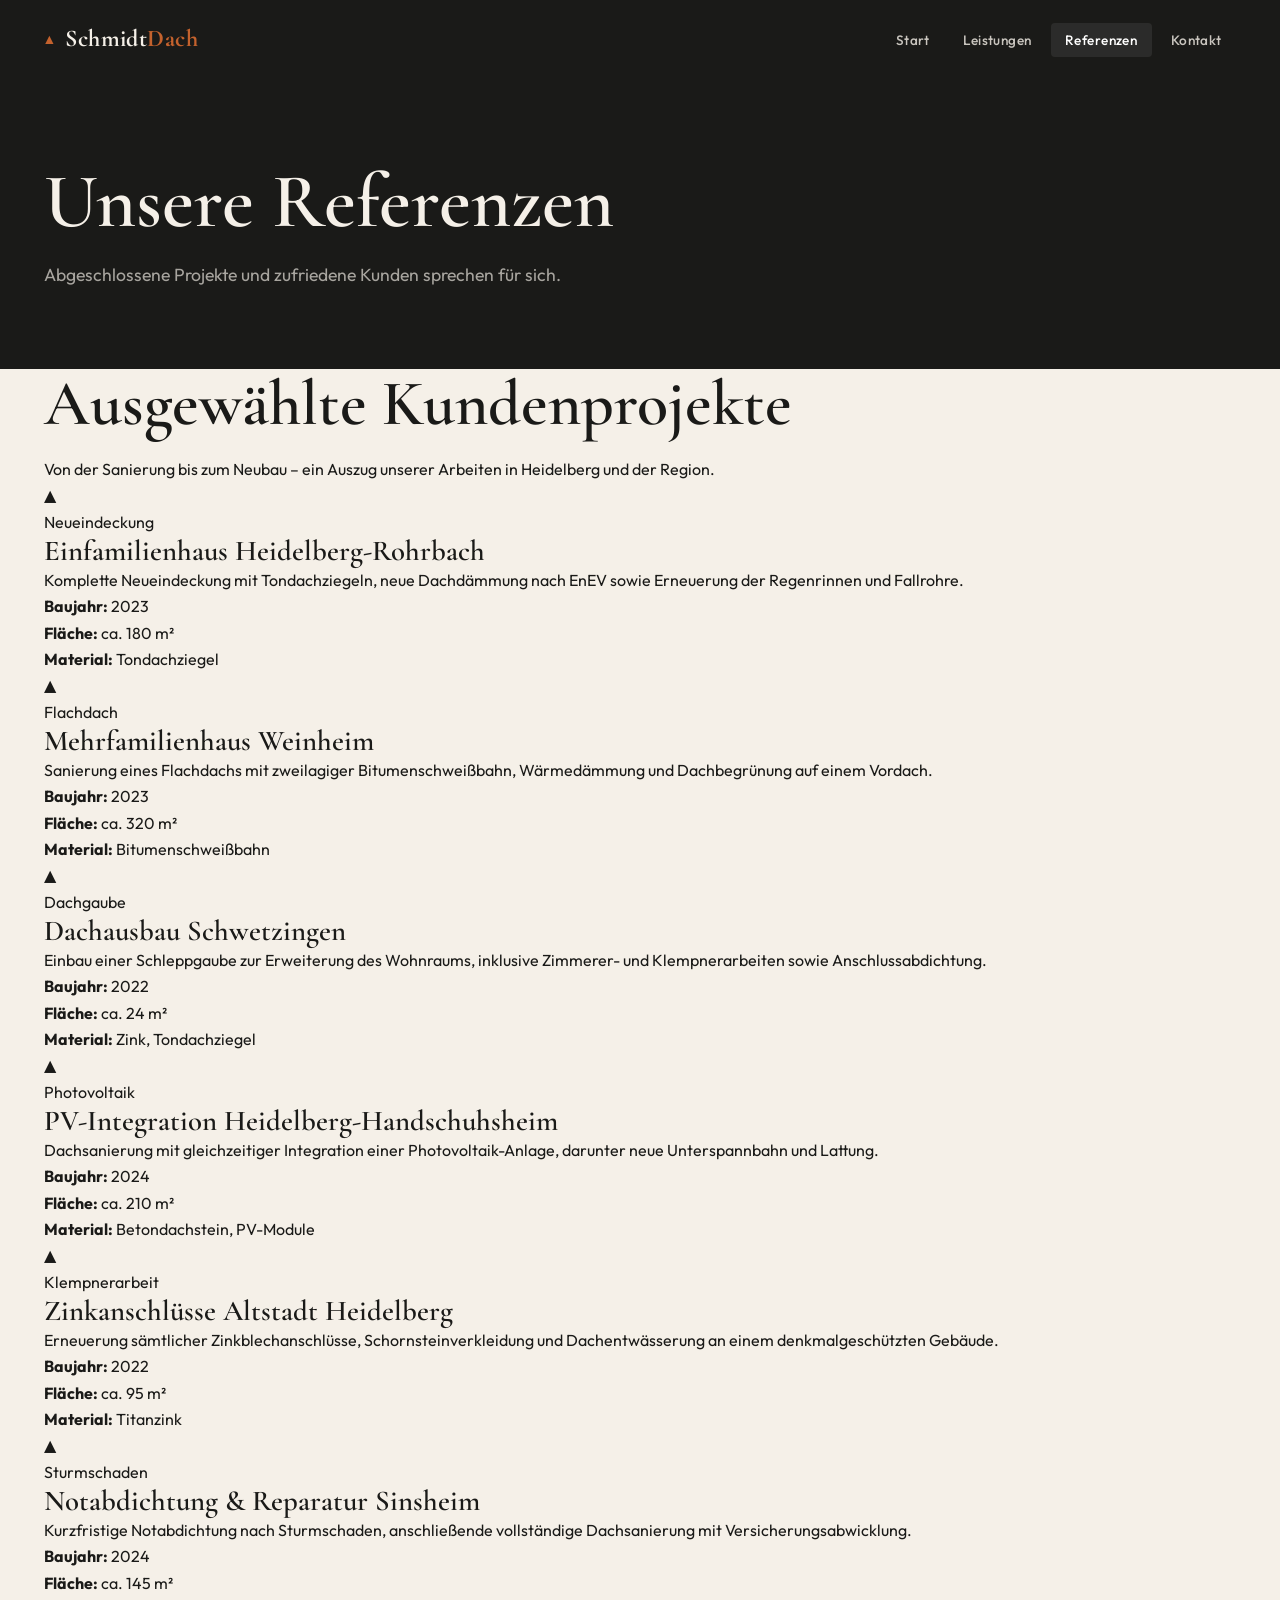
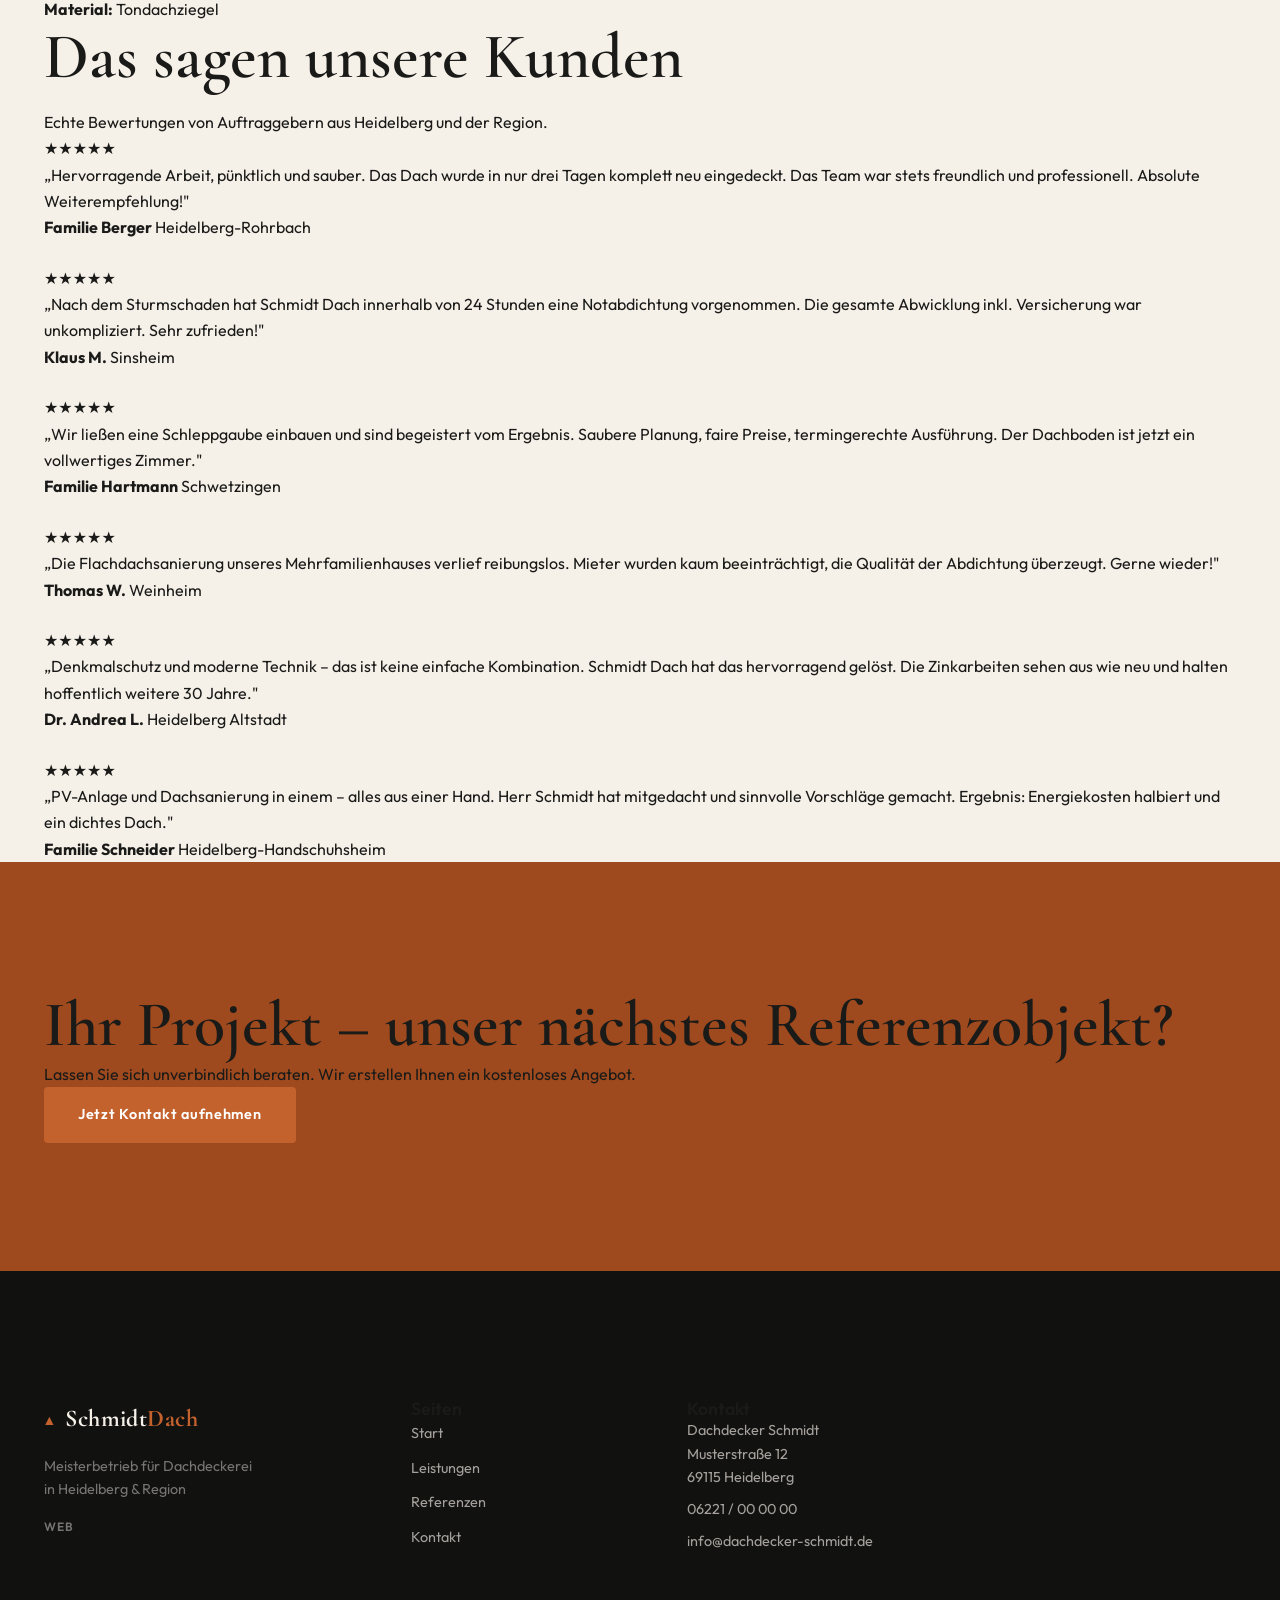
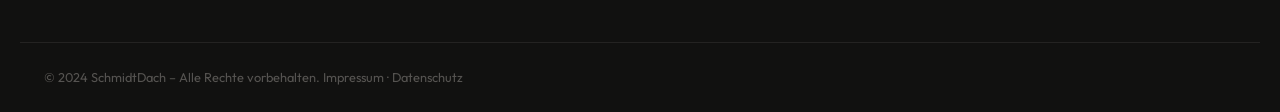
<file: referenzen.html>
<!DOCTYPE html>
<html lang="de">
<head>
  <meta charset="UTF-8">
  <meta name="viewport" content="width=device-width, initial-scale=1.0">
  <title>Referenzen – SchmidtDach Heidelberg</title>
  <meta name="description" content="Kundenprojekte und Bewertungen von SchmidtDach – Ihr Meisterbetrieb für Dachdeckerei in Heidelberg und der Region.">
  <link rel="stylesheet" href="styles.css">
</head>
<body>

  <header class="site-header" id="site-header">
    <div class="container header-inner">
      <a href="index.html" class="logo">
        <span class="logo-icon">▲</span>
        <span class="logo-text">Schmidt<span class="logo-accent">Dach</span></span>
      </a>
      <button class="nav-toggle" id="nav-toggle" aria-label="Menü öffnen">
        <span></span><span></span><span></span>
      </button>
      <nav class="main-nav" id="main-nav">
        <ul>
          <li><a href="index.html" class="nav-link">Start</a></li>
          <li><a href="leistungen.html" class="nav-link">Leistungen</a></li>
          <li><a href="referenzen.html" class="nav-link active">Referenzen</a></li>
          <li><a href="kontakt.html" class="nav-link">Kontakt</a></li>
        </ul>
      </nav>
    </div>
  </header>

  <main>

    <!-- Hero -->
    <section class="page-hero">
      <div class="container">
        <h1 class="page-hero__title">Unsere Referenzen</h1>
        <p class="page-hero__subtitle">Abgeschlossene Projekte und zufriedene Kunden sprechen für sich.</p>
      </div>
    </section>

    <!-- Projekte -->
    <section class="section projects-section">
      <div class="container">
        <h2 class="section-title">Ausgewählte Kundenprojekte</h2>
        <p class="section-subtitle">Von der Sanierung bis zum Neubau – ein Auszug unserer Arbeiten in Heidelberg und der Region.</p>

        <div class="projects-grid">

          <article class="project-card">
            <div class="project-card__img-wrap">
              <div class="project-card__img-placeholder" aria-hidden="true">▲</div>
            </div>
            <div class="project-card__body">
              <span class="project-card__tag">Neueindeckung</span>
              <h3 class="project-card__title">Einfamilienhaus Heidelberg-Rohrbach</h3>
              <p class="project-card__desc">Komplette Neueindeckung mit Tondachziegeln, neue Dachdämmung nach EnEV sowie Erneuerung der Regenrinnen und Fallrohre.</p>
              <ul class="project-card__meta">
                <li><strong>Baujahr:</strong> 2023</li>
                <li><strong>Fläche:</strong> ca. 180 m²</li>
                <li><strong>Material:</strong> Tondachziegel</li>
              </ul>
            </div>
          </article>

          <article class="project-card">
            <div class="project-card__img-wrap">
              <div class="project-card__img-placeholder" aria-hidden="true">▲</div>
            </div>
            <div class="project-card__body">
              <span class="project-card__tag">Flachdach</span>
              <h3 class="project-card__title">Mehrfamilienhaus Weinheim</h3>
              <p class="project-card__desc">Sanierung eines Flachdachs mit zweilagiger Bitumenschweißbahn, Wärmedämmung und Dachbegrünung auf einem Vordach.</p>
              <ul class="project-card__meta">
                <li><strong>Baujahr:</strong> 2023</li>
                <li><strong>Fläche:</strong> ca. 320 m²</li>
                <li><strong>Material:</strong> Bitumenschweißbahn</li>
              </ul>
            </div>
          </article>

          <article class="project-card">
            <div class="project-card__img-wrap">
              <div class="project-card__img-placeholder" aria-hidden="true">▲</div>
            </div>
            <div class="project-card__body">
              <span class="project-card__tag">Dachgaube</span>
              <h3 class="project-card__title">Dachausbau Schwetzingen</h3>
              <p class="project-card__desc">Einbau einer Schleppgaube zur Erweiterung des Wohnraums, inklusive Zimmerer- und Klempnerarbeiten sowie Anschlussabdichtung.</p>
              <ul class="project-card__meta">
                <li><strong>Baujahr:</strong> 2022</li>
                <li><strong>Fläche:</strong> ca. 24 m²</li>
                <li><strong>Material:</strong> Zink, Tondachziegel</li>
              </ul>
            </div>
          </article>

          <article class="project-card">
            <div class="project-card__img-wrap">
              <div class="project-card__img-placeholder" aria-hidden="true">▲</div>
            </div>
            <div class="project-card__body">
              <span class="project-card__tag">Photovoltaik</span>
              <h3 class="project-card__title">PV-Integration Heidelberg-Handschuhsheim</h3>
              <p class="project-card__desc">Dachsanierung mit gleichzeitiger Integration einer Photovoltaik-Anlage, darunter neue Unterspannbahn und Lattung.</p>
              <ul class="project-card__meta">
                <li><strong>Baujahr:</strong> 2024</li>
                <li><strong>Fläche:</strong> ca. 210 m²</li>
                <li><strong>Material:</strong> Betondachstein, PV-Module</li>
              </ul>
            </div>
          </article>

          <article class="project-card">
            <div class="project-card__img-wrap">
              <div class="project-card__img-placeholder" aria-hidden="true">▲</div>
            </div>
            <div class="project-card__body">
              <span class="project-card__tag">Klempnerarbeit</span>
              <h3 class="project-card__title">Zinkanschlüsse Altstadt Heidelberg</h3>
              <p class="project-card__desc">Erneuerung sämtlicher Zinkblechanschlüsse, Schornsteinverkleidung und Dachentwässerung an einem denkmalgeschützten Gebäude.</p>
              <ul class="project-card__meta">
                <li><strong>Baujahr:</strong> 2022</li>
                <li><strong>Fläche:</strong> ca. 95 m²</li>
                <li><strong>Material:</strong> Titanzink</li>
              </ul>
            </div>
          </article>

          <article class="project-card">
            <div class="project-card__img-wrap">
              <div class="project-card__img-placeholder" aria-hidden="true">▲</div>
            </div>
            <div class="project-card__body">
              <span class="project-card__tag">Sturm­schaden</span>
              <h3 class="project-card__title">Notabdichtung &amp; Reparatur Sinsheim</h3>
              <p class="project-card__desc">Kurzfristige Notabdichtung nach Sturmschaden, anschließende vollständige Dachsanierung mit Versicherungsabwicklung.</p>
              <ul class="project-card__meta">
                <li><strong>Baujahr:</strong> 2024</li>
                <li><strong>Fläche:</strong> ca. 145 m²</li>
                <li><strong>Material:</strong> Tondachziegel</li>
              </ul>
            </div>
          </article>

        </div>
      </div>
    </section>

    <!-- Testimonials -->
    <section class="section testimonials-section section--alt">
      <div class="container">
        <h2 class="section-title">Das sagen unsere Kunden</h2>
        <p class="section-subtitle">Echte Bewertungen von Auftraggebern aus Heidelberg und der Region.</p>

        <div class="testimonials-grid">

          <blockquote class="testimonial-card">
            <div class="testimonial-card__stars" aria-label="5 von 5 Sternen">★★★★★</div>
            <p class="testimonial-card__text">„Hervorragende Arbeit, pünktlich und sauber. Das Dach wurde in nur drei Tagen komplett neu eingedeckt. Das Team war stets freundlich und professionell. Absolute Weiterempfehlung!"</p>
            <footer class="testimonial-card__author">
              <strong>Familie Berger</strong>
              <span>Heidelberg-Rohrbach</span>
            </footer>
          </blockquote>

          <blockquote class="testimonial-card">
            <div class="testimonial-card__stars" aria-label="5 von 5 Sternen">★★★★★</div>
            <p class="testimonial-card__text">„Nach dem Sturmschaden hat Schmidt Dach innerhalb von 24 Stunden eine Notabdichtung vorgenommen. Die gesamte Abwicklung inkl. Versicherung war unkompliziert. Sehr zufrieden!"</p>
            <footer class="testimonial-card__author">
              <strong>Klaus M.</strong>
              <span>Sinsheim</span>
            </footer>
          </blockquote>

          <blockquote class="testimonial-card">
            <div class="testimonial-card__stars" aria-label="5 von 5 Sternen">★★★★★</div>
            <p class="testimonial-card__text">„Wir ließen eine Schleppgaube einbauen und sind begeistert vom Ergebnis. Saubere Planung, faire Preise, termingerechte Ausführung. Der Dachboden ist jetzt ein vollwertiges Zimmer."</p>
            <footer class="testimonial-card__author">
              <strong>Familie Hartmann</strong>
              <span>Schwetzingen</span>
            </footer>
          </blockquote>

          <blockquote class="testimonial-card">
            <div class="testimonial-card__stars" aria-label="5 von 5 Sternen">★★★★★</div>
            <p class="testimonial-card__text">„Die Flachdachsanierung unseres Mehrfamilienhauses verlief reibungslos. Mieter wurden kaum beeinträchtigt, die Qualität der Abdichtung überzeugt. Gerne wieder!"</p>
            <footer class="testimonial-card__author">
              <strong>Thomas W.</strong>
              <span>Weinheim</span>
            </footer>
          </blockquote>

          <blockquote class="testimonial-card">
            <div class="testimonial-card__stars" aria-label="5 von 5 Sternen">★★★★★</div>
            <p class="testimonial-card__text">„Denkmalschutz und moderne Technik – das ist keine einfache Kombination. Schmidt Dach hat das hervorragend gelöst. Die Zinkarbeiten sehen aus wie neu und halten hoffentlich weitere 30 Jahre."</p>
            <footer class="testimonial-card__author">
              <strong>Dr. Andrea L.</strong>
              <span>Heidelberg Altstadt</span>
            </footer>
          </blockquote>

          <blockquote class="testimonial-card">
            <div class="testimonial-card__stars" aria-label="5 von 5 Sternen">★★★★★</div>
            <p class="testimonial-card__text">„PV-Anlage und Dachsanierung in einem – alles aus einer Hand. Herr Schmidt hat mitgedacht und sinnvolle Vorschläge gemacht. Ergebnis: Energiekosten halbiert und ein dichtes Dach."</p>
            <footer class="testimonial-card__author">
              <strong>Familie Schneider</strong>
              <span>Heidelberg-Handschuhsheim</span>
            </footer>
          </blockquote>

        </div>
      </div>
    </section>

    <!-- CTA -->
    <section class="section cta-section">
      <div class="container cta-inner">
        <h2 class="cta-title">Ihr Projekt – unser nächstes Referenzobjekt?</h2>
        <p class="cta-text">Lassen Sie sich unverbindlich beraten. Wir erstellen Ihnen ein kostenloses Angebot.</p>
        <a href="kontakt.html" class="btn btn--primary">Jetzt Kontakt aufnehmen</a>
      </div>
    </section>

  </main>

  <footer class="site-footer">
    <div class="container footer-inner">
      <div class="footer-brand">
        <a href="index.html" class="logo logo--footer">
          <span class="logo-icon">▲</span>
          <span class="logo-text">Schmidt<span class="logo-accent">Dach</span></span>
        </a>
        <p class="footer-tagline">Meisterbetrieb für Dachdeckerei<br>in Heidelberg &amp; Region</p>
        <div class="footer-social">
          <a href="https://www.dachdecker-schmidt.de" class="social-link" target="_blank" rel="noopener">Web</a>
        </div>
      </div>
      <div class="footer-nav">
        <h4 class="footer-nav__heading">Seiten</h4>
        <ul>
          <li><a href="index.html">Start</a></li>
          <li><a href="leistungen.html">Leistungen</a></li>
          <li><a href="referenzen.html">Referenzen</a></li>
          <li><a href="kontakt.html">Kontakt</a></li>
        </ul>
      </div>
      <div class="footer-contact">
        <h4 class="footer-nav__heading">Kontakt</h4>
        <address>
          <p>Dachdecker Schmidt<br>Musterstraße 12<br>69115 Heidelberg</p>
          <p><a href="tel:+496221000000">06221 / 00 00 00</a></p>
          <p><a href="mailto:info@dachdecker-schmidt.de">info@dachdecker-schmidt.de</a></p>
        </address>
      </div>
    </div>
    <div class="footer-bottom">
      <div class="container">
        <p>&copy; 2024 SchmidtDach – Alle Rechte vorbehalten. <a href="impressum.html">Impressum</a> · <a href="datenschutz.html">Datenschutz</a></p>
      </div>
    </div>
  </footer>

  <script>
    // Mobile nav toggle
    const navToggle = document.getElementById('nav-toggle');
    const mainNav = document.getElementById('main-nav');
    if (navToggle && mainNav) {
      navToggle.addEventListener('click', () => {
        const expanded = navToggle.getAttribute('aria-expanded') === 'true';
        navToggle.setAttribute('aria-expanded', String(!expanded));
        mainNav.classList.toggle('is-open');
      });
    }

    // Sticky header
    const header = document.getElementById('site-header');
    if (header) {
      window.addEventListener('scroll', () => {
        header.classList.toggle('is-scrolled', window.scrollY > 50);
      }, { passive: true });
    }
  </script>

</body>
</html>
</file>
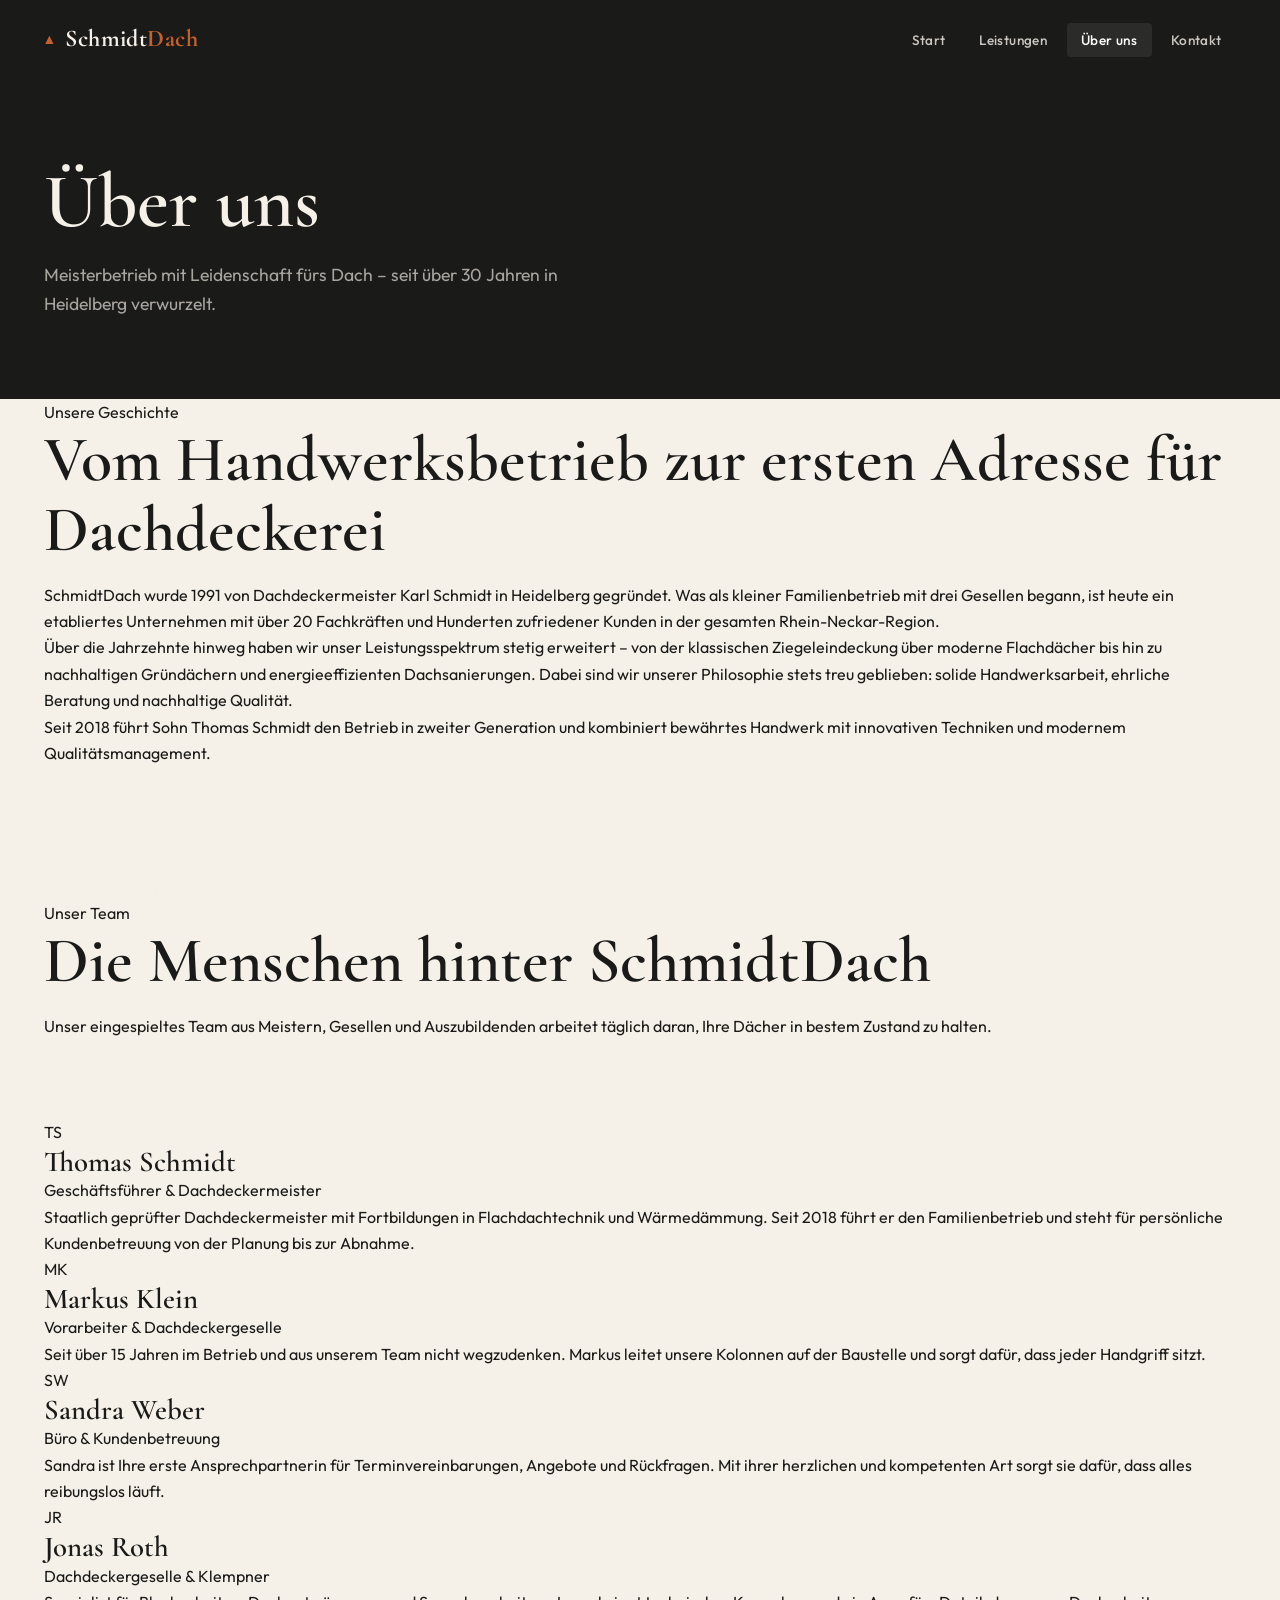
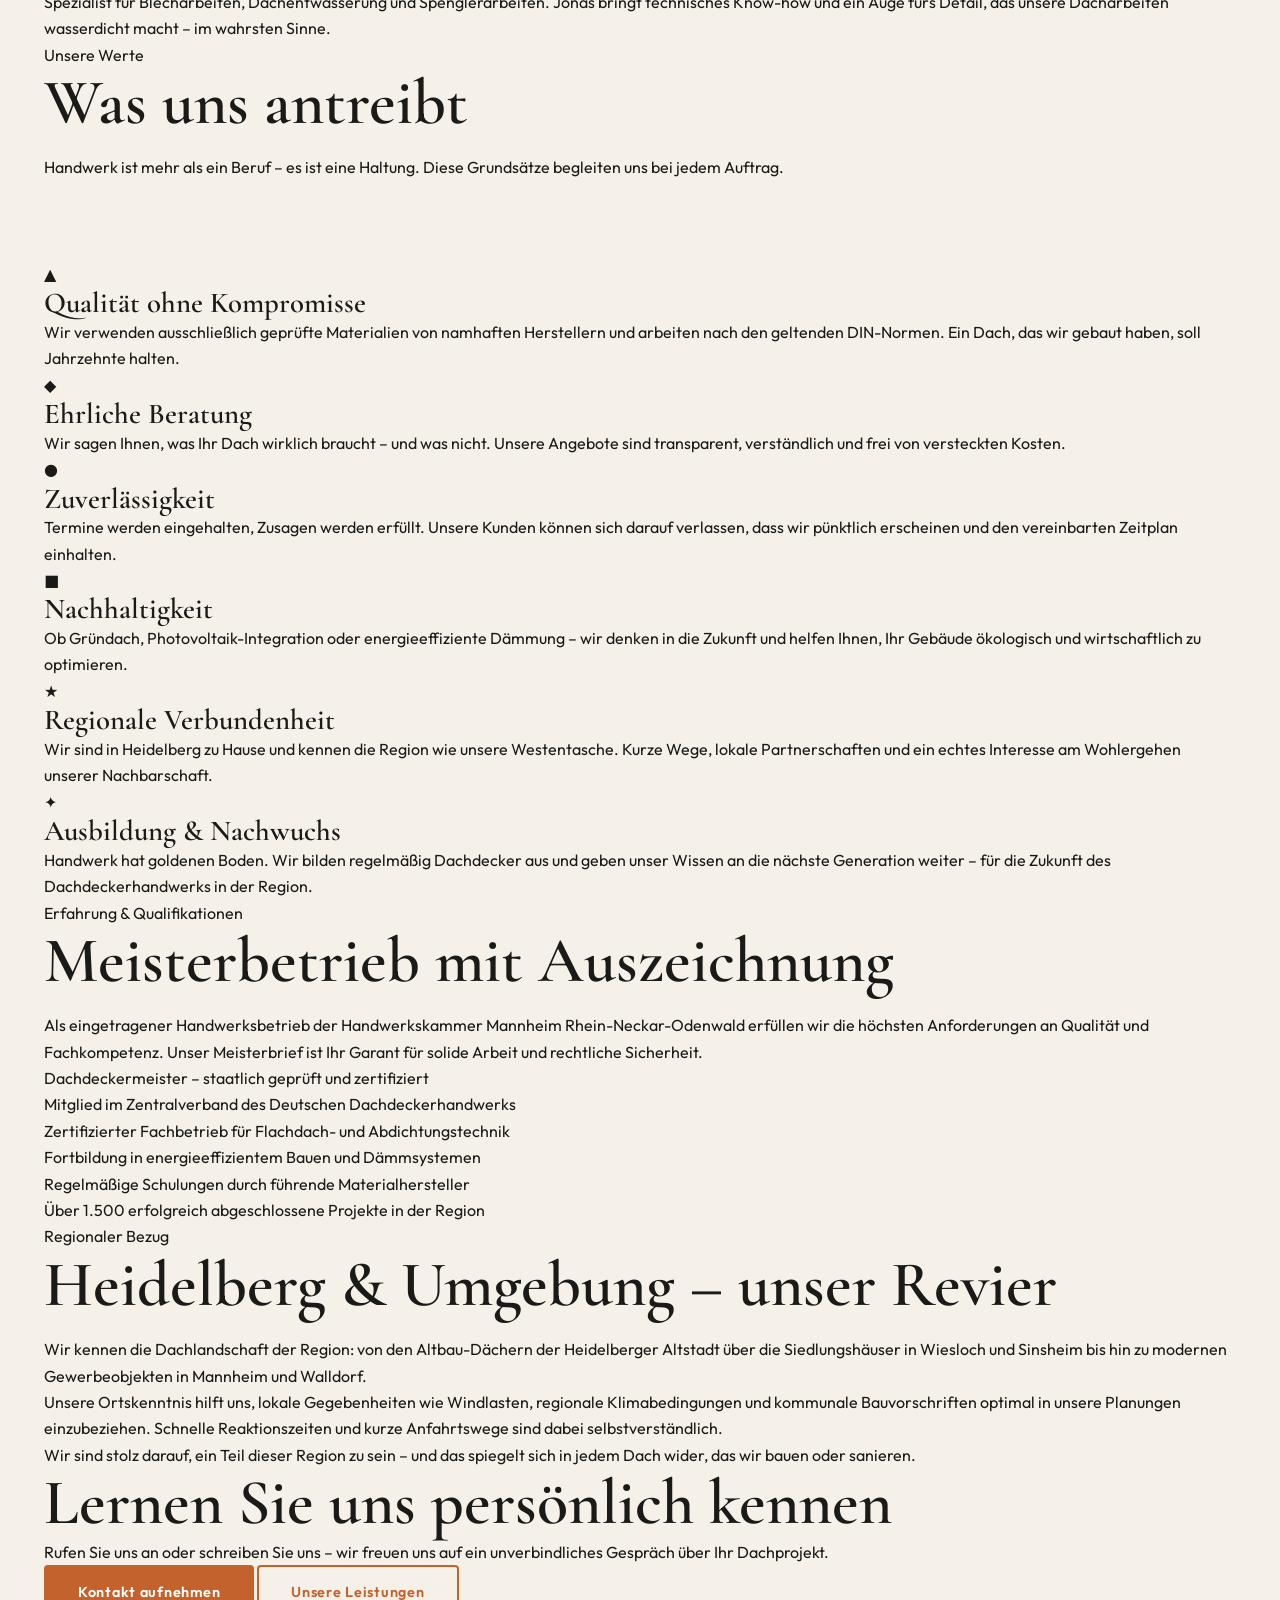
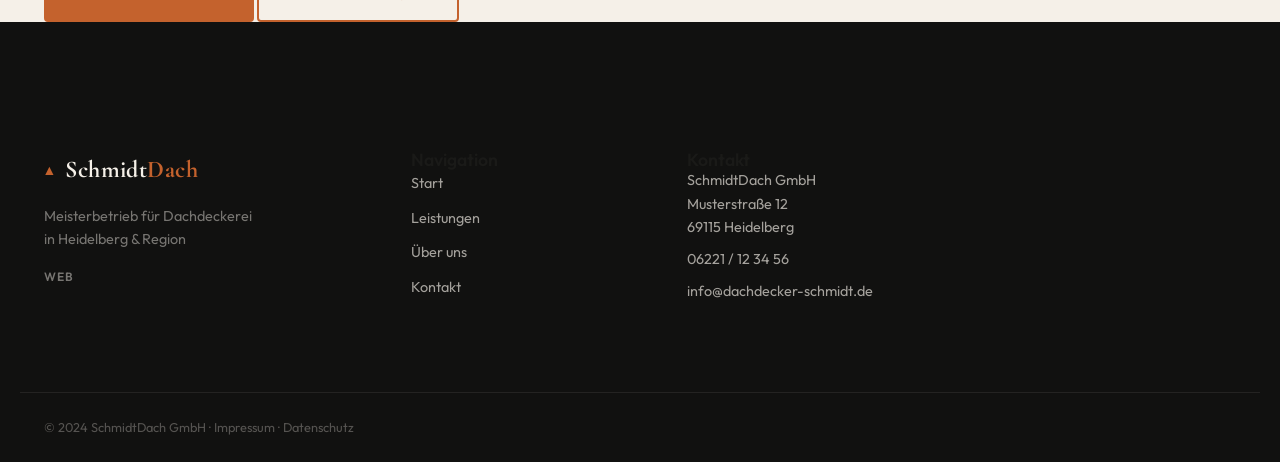
<file: ueber-uns.html>
<!DOCTYPE html>
<html lang="de">
<head>
  <meta charset="UTF-8">
  <meta name="viewport" content="width=device-width, initial-scale=1.0">
  <title>Über uns – SchmidtDach | Dachdecker Heidelberg</title>
  <meta name="description" content="Lernen Sie das Team von SchmidtDach kennen. Seit über 30 Jahren Ihr Meisterbetrieb für Dachdeckerei in Heidelberg und der Region – mit Erfahrung, Qualität und Leidenschaft.">
  <link rel="stylesheet" href="styles.css">
</head>
<body>

  <header class="site-header" id="site-header">
    <div class="container header-inner">
      <a href="index.html" class="logo">
        <span class="logo-icon">▲</span>
        <span class="logo-text">Schmidt<span class="logo-accent">Dach</span></span>
      </a>
      <button class="nav-toggle" id="nav-toggle" aria-label="Menü öffnen">
        <span></span><span></span><span></span>
      </button>
      <nav class="main-nav" id="main-nav">
        <ul>
          <li><a href="index.html" class="nav-link">Start</a></li>
          <li><a href="leistungen.html" class="nav-link">Leistungen</a></li>
          <li><a href="ueber-uns.html" class="nav-link active">Über uns</a></li>
          <li><a href="kontakt.html" class="nav-link">Kontakt</a></li>
        </ul>
      </nav>
    </div>
  </header>

  <main>

    <!-- Hero -->
    <section class="page-hero">
      <div class="container">
        <h1 class="page-hero__title">Über uns</h1>
        <p class="page-hero__subtitle">Meisterbetrieb mit Leidenschaft fürs Dach – seit über 30 Jahren in Heidelberg verwurzelt.</p>
      </div>
    </section>

    <!-- Firmengeschichte -->
    <section class="section section--light" id="geschichte">
      <div class="container">
        <div class="section-grid section-grid--2col">
          <div class="section-content">
            <span class="section-label">Unsere Geschichte</span>
            <h2 class="section-title">Vom Handwerksbetrieb zur ersten Adresse für Dachdeckerei</h2>
            <p>SchmidtDach wurde 1991 von Dachdeckermeister Karl Schmidt in Heidelberg gegründet. Was als kleiner Familienbetrieb mit drei Gesellen begann, ist heute ein etabliertes Unternehmen mit über 20 Fachkräften und Hunderten zufriedener Kunden in der gesamten Rhein-Neckar-Region.</p>
            <p>Über die Jahrzehnte hinweg haben wir unser Leistungsspektrum stetig erweitert – von der klassischen Ziegeleindeckung über moderne Flachdächer bis hin zu nachhaltigen Gründächern und energieeffizienten Dachsanierungen. Dabei sind wir unserer Philosophie stets treu geblieben: solide Handwerksarbeit, ehrliche Beratung und nachhaltige Qualität.</p>
            <p>Seit 2018 führt Sohn Thomas Schmidt den Betrieb in zweiter Generation und kombiniert bewährtes Handwerk mit innovativen Techniken und modernem Qualitätsmanagement.</p>
          </div>
          <div class="section-visual">
            <div class="visual-card">
              <div class="stat-grid">
                <div class="stat-item">
                  <span class="stat-number">1991</span>
                  <span class="stat-label">Gründungsjahr</span>
                </div>
                <div class="stat-item">
                  <span class="stat-number">30+</span>
                  <span class="stat-label">Jahre Erfahrung</span>
                </div>
                <div class="stat-item">
                  <span class="stat-number">20+</span>
                  <span class="stat-label">Fachkräfte</span>
                </div>
                <div class="stat-item">
                  <span class="stat-number">1.500+</span>
                  <span class="stat-label">Projekte abgeschlossen</span>
                </div>
              </div>
            </div>
          </div>
        </div>
      </div>
    </section>

    <!-- Team -->
    <section class="section" id="team">
      <div class="container">
        <div class="section-header section-header--centered">
          <span class="section-label">Unser Team</span>
          <h2 class="section-title">Die Menschen hinter SchmidtDach</h2>
          <p class="section-intro">Unser eingespieltes Team aus Meistern, Gesellen und Auszubildenden arbeitet täglich daran, Ihre Dächer in bestem Zustand zu halten.</p>
        </div>
        <div class="team-grid">
          <div class="team-card">
            <div class="team-card__avatar">TS</div>
            <div class="team-card__info">
              <h3 class="team-card__name">Thomas Schmidt</h3>
              <span class="team-card__role">Geschäftsführer &amp; Dachdeckermeister</span>
              <p class="team-card__bio">Staatlich geprüfter Dachdeckermeister mit Fortbildungen in Flachdachtechnik und Wärmedämmung. Seit 2018 führt er den Familienbetrieb und steht für persönliche Kundenbetreuung von der Planung bis zur Abnahme.</p>
            </div>
          </div>
          <div class="team-card">
            <div class="team-card__avatar">MK</div>
            <div class="team-card__info">
              <h3 class="team-card__name">Markus Klein</h3>
              <span class="team-card__role">Vorarbeiter &amp; Dachdeckergeselle</span>
              <p class="team-card__bio">Seit über 15 Jahren im Betrieb und aus unserem Team nicht wegzudenken. Markus leitet unsere Kolonnen auf der Baustelle und sorgt dafür, dass jeder Handgriff sitzt.</p>
            </div>
          </div>
          <div class="team-card">
            <div class="team-card__avatar">SW</div>
            <div class="team-card__info">
              <h3 class="team-card__name">Sandra Weber</h3>
              <span class="team-card__role">Büro &amp; Kundenbetreuung</span>
              <p class="team-card__bio">Sandra ist Ihre erste Ansprechpartnerin für Terminvereinbarungen, Angebote und Rückfragen. Mit ihrer herzlichen und kompetenten Art sorgt sie dafür, dass alles reibungslos läuft.</p>
            </div>
          </div>
          <div class="team-card">
            <div class="team-card__avatar">JR</div>
            <div class="team-card__info">
              <h3 class="team-card__name">Jonas Roth</h3>
              <span class="team-card__role">Dachdeckergeselle &amp; Klempner</span>
              <p class="team-card__bio">Spezialist für Blecharbeiten, Dachentwässerung und Spenglerarbeiten. Jonas bringt technisches Know-how und ein Auge fürs Detail, das unsere Dacharbeiten wasserdicht macht – im wahrsten Sinne.</p>
            </div>
          </div>
        </div>
      </div>
    </section>

    <!-- Werte -->
    <section class="section section--light" id="werte">
      <div class="container">
        <div class="section-header section-header--centered">
          <span class="section-label">Unsere Werte</span>
          <h2 class="section-title">Was uns antreibt</h2>
          <p class="section-intro">Handwerk ist mehr als ein Beruf – es ist eine Haltung. Diese Grundsätze begleiten uns bei jedem Auftrag.</p>
        </div>
        <div class="values-grid">
          <div class="value-card">
            <div class="value-card__icon">▲</div>
            <h3 class="value-card__title">Qualität ohne Kompromisse</h3>
            <p class="value-card__text">Wir verwenden ausschließlich geprüfte Materialien von namhaften Herstellern und arbeiten nach den geltenden DIN-Normen. Ein Dach, das wir gebaut haben, soll Jahrzehnte halten.</p>
          </div>
          <div class="value-card">
            <div class="value-card__icon">◆</div>
            <h3 class="value-card__title">Ehrliche Beratung</h3>
            <p class="value-card__text">Wir sagen Ihnen, was Ihr Dach wirklich braucht – und was nicht. Unsere Angebote sind transparent, verständlich und frei von versteckten Kosten.</p>
          </div>
          <div class="value-card">
            <div class="value-card__icon">●</div>
            <h3 class="value-card__title">Zuverlässigkeit</h3>
            <p class="value-card__text">Termine werden eingehalten, Zusagen werden erfüllt. Unsere Kunden können sich darauf verlassen, dass wir pünktlich erscheinen und den vereinbarten Zeitplan einhalten.</p>
          </div>
          <div class="value-card">
            <div class="value-card__icon">■</div>
            <h3 class="value-card__title">Nachhaltigkeit</h3>
            <p class="value-card__text">Ob Gründach, Photovoltaik-Integration oder energieeffiziente Dämmung – wir denken in die Zukunft und helfen Ihnen, Ihr Gebäude ökologisch und wirtschaftlich zu optimieren.</p>
          </div>
          <div class="value-card">
            <div class="value-card__icon">★</div>
            <h3 class="value-card__title">Regionale Verbundenheit</h3>
            <p class="value-card__text">Wir sind in Heidelberg zu Hause und kennen die Region wie unsere Westentasche. Kurze Wege, lokale Partnerschaften und ein echtes Interesse am Wohlergehen unserer Nachbarschaft.</p>
          </div>
          <div class="value-card">
            <div class="value-card__icon">✦</div>
            <h3 class="value-card__title">Ausbildung &amp; Nachwuchs</h3>
            <p class="value-card__text">Handwerk hat goldenen Boden. Wir bilden regelmäßig Dachdecker aus und geben unser Wissen an die nächste Generation weiter – für die Zukunft des Dachdeckerhandwerks in der Region.</p>
          </div>
        </div>
      </div>
    </section>

    <!-- Erfahrung & Zertifikate -->
    <section class="section" id="erfahrung">
      <div class="container">
        <div class="section-grid section-grid--2col">
          <div class="section-content">
            <span class="section-label">Erfahrung &amp; Qualifikationen</span>
            <h2 class="section-title">Meisterbetrieb mit Auszeichnung</h2>
            <p>Als eingetragener Handwerksbetrieb der Handwerkskammer Mannheim Rhein-Neckar-Odenwald erfüllen wir die höchsten Anforderungen an Qualität und Fachkompetenz. Unser Meisterbrief ist Ihr Garant für solide Arbeit und rechtliche Sicherheit.</p>
            <ul class="check-list">
              <li>Dachdeckermeister – staatlich geprüft und zertifiziert</li>
              <li>Mitglied im Zentralverband des Deutschen Dachdeckerhandwerks</li>
              <li>Zertifizierter Fachbetrieb für Flachdach- und Abdichtungstechnik</li>
              <li>Fortbildung in energieeffizientem Bauen und Dämmsystemen</li>
              <li>Regelmäßige Schulungen durch führende Materialhersteller</li>
              <li>Über 1.500 erfolgreich abgeschlossene Projekte in der Region</li>
            </ul>
          </div>
          <div class="section-content">
            <span class="section-label">Regionaler Bezug</span>
            <h2 class="section-title">Heidelberg &amp; Umgebung – unser Revier</h2>
            <p>Wir kennen die Dachlandschaft der Region: von den Altbau-Dächern der Heidelberger Altstadt über die Siedlungshäuser in Wiesloch und Sinsheim bis hin zu modernen Gewerbeobjekten in Mannheim und Walldorf.</p>
            <p>Unsere Ortskenntnis hilft uns, lokale Gegebenheiten wie Windlasten, regionale Klimabedingungen und kommunale Bauvorschriften optimal in unsere Planungen einzubeziehen. Schnelle Reaktionszeiten und kurze Anfahrtswege sind dabei selbstverständlich.</p>
            <p>Wir sind stolz darauf, ein Teil dieser Region zu sein – und das spiegelt sich in jedem Dach wider, das wir bauen oder sanieren.</p>
          </div>
        </div>
      </div>
    </section>

    <!-- CTA -->
    <section class="section section--cta">
      <div class="container">
        <div class="cta-box">
          <h2 class="cta-box__title">Lernen Sie uns persönlich kennen</h2>
          <p class="cta-box__text">Rufen Sie uns an oder schreiben Sie uns – wir freuen uns auf ein unverbindliches Gespräch über Ihr Dachprojekt.</p>
          <div class="cta-box__actions">
            <a href="kontakt.html" class="btn btn--primary">Kontakt aufnehmen</a>
            <a href="leistungen.html" class="btn btn--outline">Unsere Leistungen</a>
          </div>
        </div>
      </div>
    </section>

  </main>

  <footer class="site-footer">
    <div class="container footer-inner">
      <div class="footer-brand">
        <a href="index.html" class="logo logo--footer">
          <span class="logo-icon">▲</span>
          <span class="logo-text">Schmidt<span class="logo-accent">Dach</span></span>
        </a>
        <p class="footer-tagline">Meisterbetrieb für Dachdeckerei<br>in Heidelberg &amp; Region</p>
        <div class="footer-social">
          <a href="https://www.dachdecker-schmidt.de" class="social-link" target="_blank" rel="noopener">Web</a>
        </div>
      </div>
      <div class="footer-nav">
        <h4 class="footer-nav__title">Navigation</h4>
        <ul>
          <li><a href="index.html">Start</a></li>
          <li><a href="leistungen.html">Leistungen</a></li>
          <li><a href="ueber-uns.html">Über uns</a></li>
          <li><a href="kontakt.html">Kontakt</a></li>
        </ul>
      </div>
      <div class="footer-contact">
        <h4 class="footer-nav__title">Kontakt</h4>
        <address>
          <p>SchmidtDach GmbH<br>Musterstraße 12<br>69115 Heidelberg</p>
          <p><a href="tel:+496221123456">06221 / 12 34 56</a></p>
          <p><a href="mailto:info@dachdecker-schmidt.de">info@dachdecker-schmidt.de</a></p>
        </address>
      </div>
    </div>
    <div class="footer-bottom">
      <div class="container">
        <p>&copy; 2024 SchmidtDach GmbH · <a href="impressum.html">Impressum</a> · <a href="datenschutz.html">Datenschutz</a></p>
      </div>
    </div>
  </footer>

  <script>
    // Mobile nav toggle
    const navToggle = document.getElementById('nav-toggle');
    const mainNav = document.getElementById('main-nav');
    if (navToggle && mainNav) {
      navToggle.addEventListener('click', () => {
        mainNav.classList.toggle('is-open');
        navToggle.classList.toggle('is-active');
      });
    }
    // Sticky header
    const siteHeader = document.getElementById('site-header');
    if (siteHeader) {
      window.addEventListener('scroll', () => {
        siteHeader.classList.toggle('is-scrolled', window.scrollY > 50);
      });
    }
  </script>

</body>
</html>
</file>
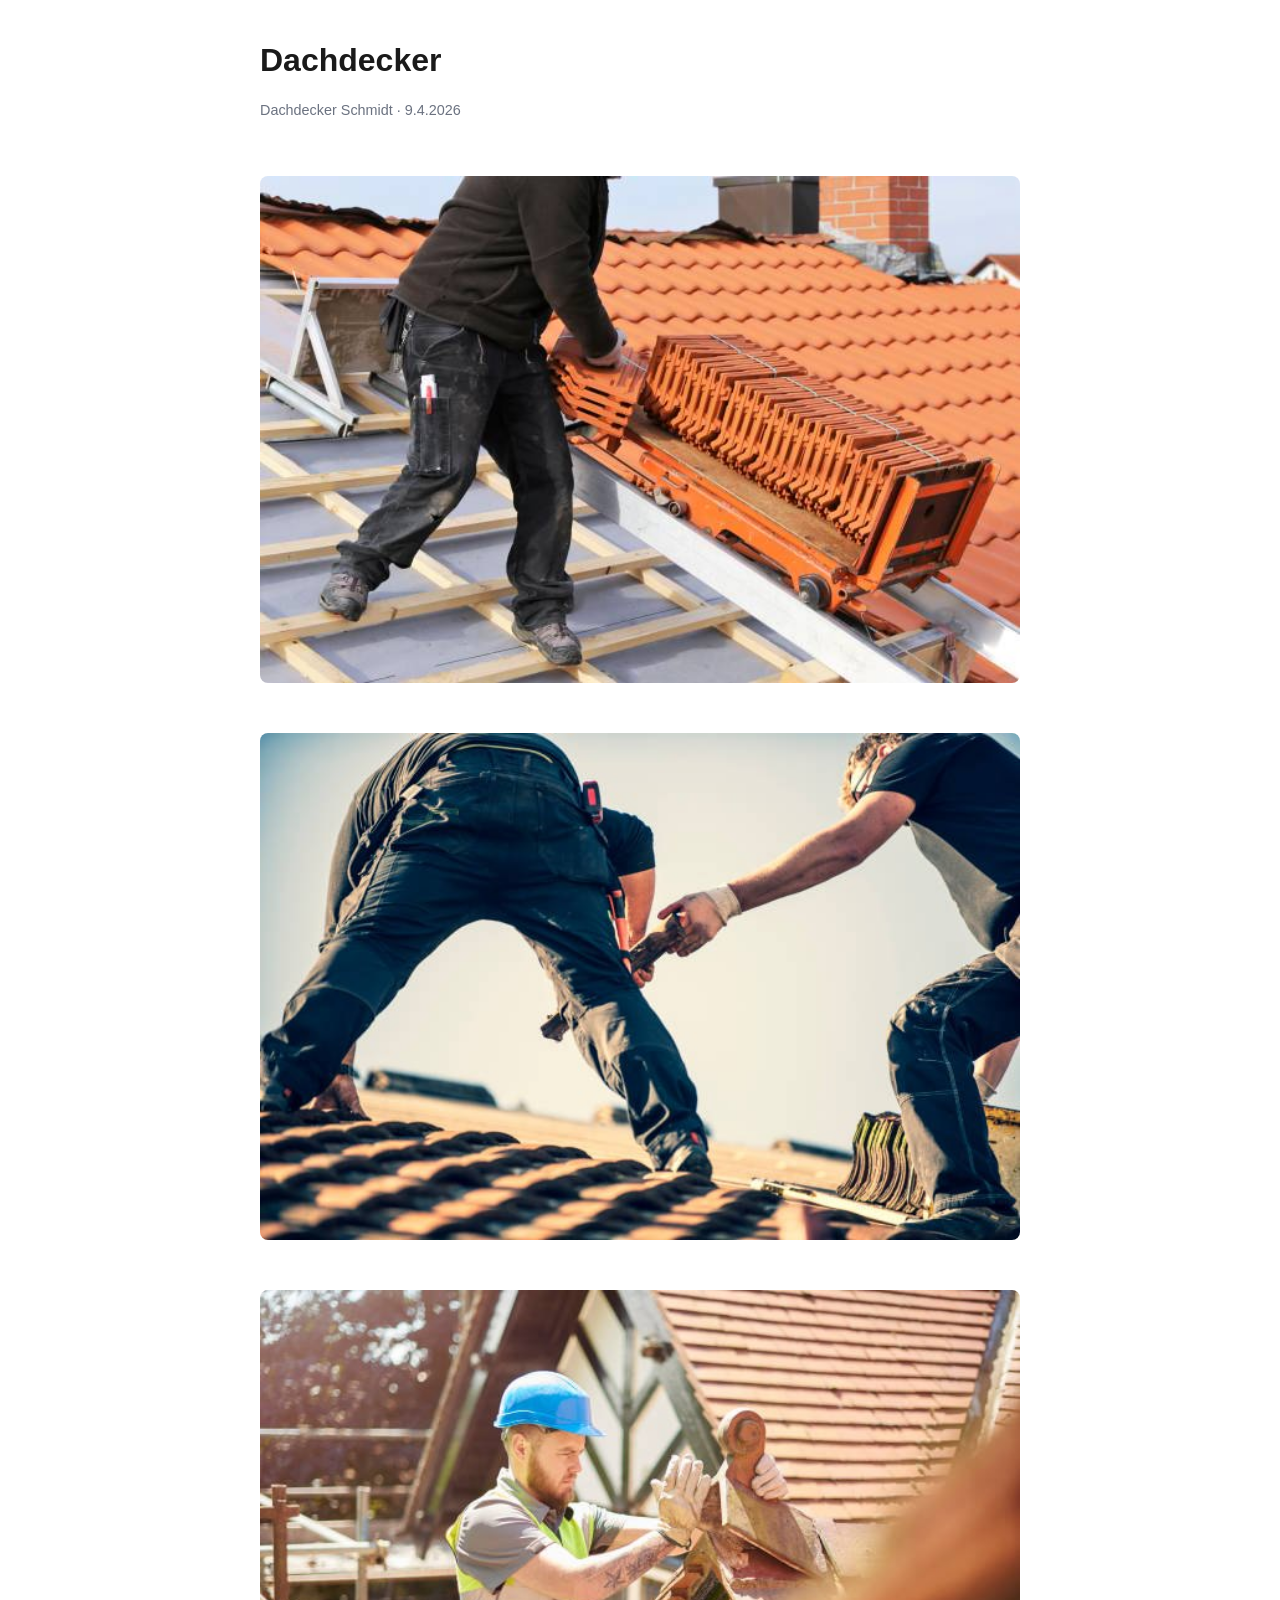
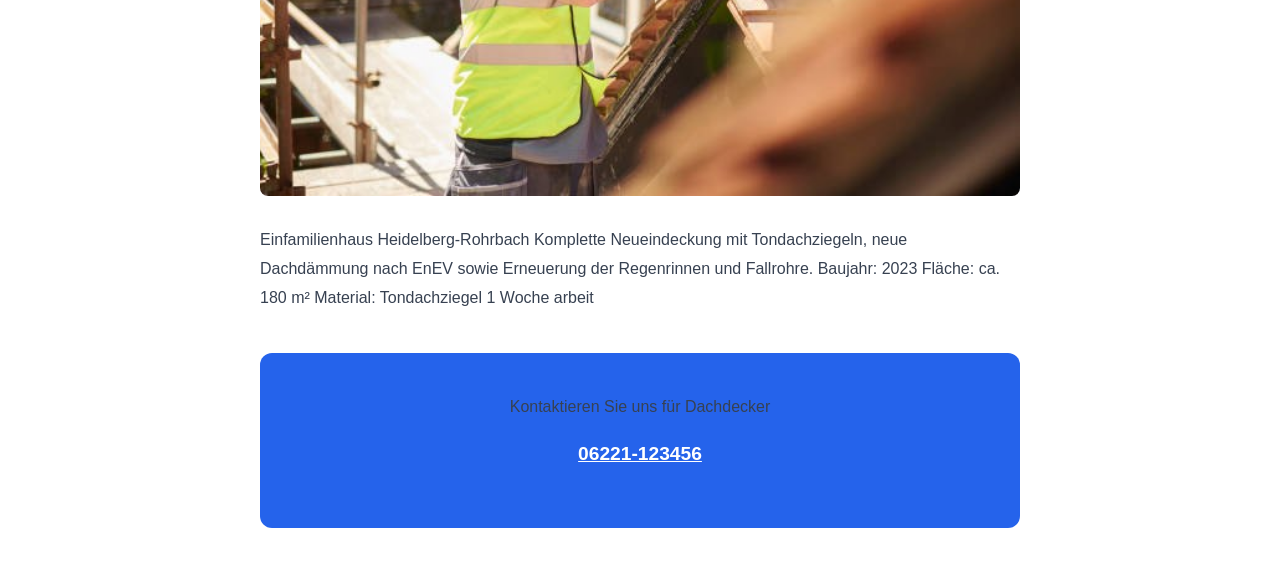
<file: blog/dachdecker-2026-04.html>
<!DOCTYPE html>
<html lang="de">
<head>
<meta charset="UTF-8">
<meta name="viewport" content="width=device-width, initial-scale=1.0">
<title>Dachdecker</title>
<meta name="description" content="Dachdecker  — Dachdecker Schmidt">
<style>
*{margin:0;padding:0;box-sizing:border-box}
body{font-family:-apple-system,BlinkMacSystemFont,'Segoe UI',sans-serif;line-height:1.8;color:#1a1a1a}
article{max-width:800px;margin:0 auto;padding:40px 20px}
h1{font-size:2rem;margin-bottom:16px;line-height:1.3}
h2{font-size:1.4rem;margin:32px 0 12px;color:#2563eb}
p{margin-bottom:16px;color:#374151}
.meta{color:#6b7280;font-size:0.9rem;margin-bottom:32px}
.cta{background:#2563eb;color:white;padding:40px;border-radius:12px;text-align:center;margin-top:40px}
.cta a{color:white;font-weight:700;font-size:1.2rem}
</style>
<script type="application/ld+json">
{"@context":"https://schema.org","@type":"Article","headline":"Dachdecker","author":{"@type":"Organization","name":"Dachdecker Schmidt"},"publisher":{"@type":"Organization","name":"Dachdecker Schmidt"},"datePublished":"2026-04-09T09:57:08.961Z","description":"Einfamilienhaus Heidelberg-Rohrbach\nKomplette Neueindeckung mit Tondachziegeln, neue Dachdämmung nach EnEV sowie Erneuerung der Regenrinnen und Fallrohre.\n\nBaujahr: 2023\nFläche: ca. 180 m²\nMaterial: T","image":"[data-uri]"}
</script>
</head>
<body>
<article>
<h1>Dachdecker</h1>
<p class="meta">Dachdecker Schmidt · 9.4.2026</p>
<img src="[data-uri]" alt="Dachdecker  Bild 1" style="width:100%;height:auto;border-radius:8px;margin:20px 0" loading="lazy">
<img src="[data-uri]" alt="Dachdecker  Bild 2" style="width:100%;height:auto;border-radius:8px;margin:20px 0" loading="lazy">
<img src="[data-uri]" alt="Dachdecker  Bild 3" style="width:100%;height:auto;border-radius:8px;margin:20px 0" loading="lazy">
<p>Einfamilienhaus Heidelberg-Rohrbach
Komplette Neueindeckung mit Tondachziegeln, neue Dachdämmung nach EnEV sowie Erneuerung der Regenrinnen und Fallrohre.

Baujahr: 2023
Fläche: ca. 180 m²
Material: Tondachziegel
1 Woche arbeit</p>


<div class="cta">
<p>Kontaktieren Sie uns für Dachdecker</p>
<p><a href="tel:06221-123456">06221-123456</a></p>
</div>
</article>
</body>
</html>
</file>
<file: styles.css>
/* ============================================
   DACHDECKER SCHMIDT — DESIGN SYSTEM
   Stil: Industrial Craft meets Editorial Luxury
   Fonts: Cormorant Garamond (Display) + Outfit (Body)
   Palette: Deep Charcoal · Terracotta · Warm Cream
   ============================================ */

@import url('https://fonts.googleapis.com/css2?family=Cormorant+Garamond:ital,wght@0,400;0,500;0,600;0,700;1,400;1,600&family=Outfit:wght@300;400;500;600;700&display=swap');

/* ---- CUSTOM PROPERTIES ---- */
:root {
  --color-primary: #C4622D;
  --color-primary-dark: #9E4A1E;
  --color-primary-light: #E8845A;
  --color-bg: #F5F0E8;
  --color-bg-dark: #1A1A18;
  --color-bg-section: #EDEBE3;
  --color-text: #1A1A18;
  --color-text-muted: #5A5750;
  --color-text-light: #F5F0E8;
  --color-border: #D8D3C8;
  --color-accent: #8B7355;

  --font-display: 'Cormorant Garamond', Georgia, serif;
  --font-body: 'Outfit', system-ui, sans-serif;

  --space-xs: 0.5rem;
  --space-sm: 1rem;
  --space-md: 1.5rem;
  --space-lg: 3rem;
  --space-xl: 5rem;
  --space-xxl: 8rem;

  --radius-sm: 4px;
  --radius-md: 10px;
  --radius-lg: 20px;

  --transition: 0.35s cubic-bezier(0.4, 0, 0.2, 1);
  --shadow-sm: 0 2px 12px rgba(26,26,24,0.08);
  --shadow-md: 0 8px 32px rgba(26,26,24,0.12);
  --shadow-lg: 0 20px 60px rgba(26,26,24,0.18);

  --max-width: 1240px;
}

/* ---- RESET & BASE ---- */
*, *::before, *::after { box-sizing: border-box; margin: 0; padding: 0; }

html {
  scroll-behavior: smooth;
  font-size: 16px;
}

body {
  font-family: var(--font-body);
  font-weight: 400;
  color: var(--color-text);
  background-color: var(--color-bg);
  line-height: 1.65;
  overflow-x: hidden;
}

img { max-width: 100%; height: auto; display: block; }
a { color: inherit; text-decoration: none; }
ul, ol { list-style: none; }
address { font-style: normal; }

/* ---- TYPOGRAPHY ---- */
h1, h2, h3, h4 {
  font-family: var(--font-display);
  line-height: 1.1;
  font-weight: 600;
}

h1 { font-size: clamp(3rem, 8vw, 7rem); }
h2 { font-size: clamp(2.2rem, 5vw, 4rem); }
h3 { font-size: clamp(1.3rem, 2.5vw, 1.8rem); }
h4 { font-size: 1.1rem; font-family: var(--font-body); font-weight: 600; }

em { font-style: italic; color: var(--color-primary); }

/* ---- LAYOUT ---- */
.container {
  width: 100%;
  max-width: var(--max-width);
  margin: 0 auto;
  padding: 0 var(--space-md);
}

/* ---- SECTION COMMON ---- */
.section-tag {
  display: inline-block;
  font-family: var(--font-body);
  font-size: 0.7rem;
  font-weight: 600;
  letter-spacing: 0.2em;
  text-transform: uppercase;
  color: var(--color-primary);
  margin-bottom: var(--space-sm);
}

.section-tag--light { color: var(--color-primary-light); }

.section-header { margin-bottom: var(--space-xl); }
.section-header--center { text-align: center; }

.section-title {
  margin-bottom: var(--space-sm);
}

.section-desc {
  font-size: 1.1rem;
  color: var(--color-text-muted);
  max-width: 520px;
  margin-top: var(--space-sm);
}

/* ---- BUTTONS ---- */
.btn {
  display: inline-flex;
  align-items: center;
  gap: 0.5rem;
  font-family: var(--font-body);
  font-size: 0.9rem;
  font-weight: 600;
  letter-spacing: 0.05em;
  padding: 0.9rem 2rem;
  border-radius: var(--radius-sm);
  cursor: pointer;
  transition: all var(--transition);
  border: 2px solid transparent;
  white-space: nowrap;
}

.btn--primary {
  background: var(--color-primary);
  color: #fff;
  border-color: var(--color-primary);
}
.btn--primary:hover {
  background: var(--color-primary-dark);
  border-color: var(--color-primary-dark);
  transform: translateY(-2px);
  box-shadow: 0 8px 24px rgba(196,98,45,0.4);
}

.btn--ghost {
  background: transparent;
  color: var(--color-text-light);
  border-color: rgba(245,240,232,0.4);
}
.btn--ghost:hover {
  background: rgba(245,240,232,0.1);
  border-color: rgba(245,240,232,0.7);
  transform: translateY(-2px);
}

.btn--outline {
  background: transparent;
  color: var(--color-primary);
  border-color: var(--color-primary);
}
.btn--outline:hover {
  background: var(--color-primary);
  color: #fff;
  transform: translateY(-2px);
}

.btn--white {
  background: #fff;
  color: var(--color-text);
  border-color: #fff;
}
.btn--white:hover {
  background: var(--color-bg);
  transform: translateY(-2px);
  box-shadow: var(--shadow-md);
}

.btn--large { padding: 1.1rem 2.6rem; font-size: 1rem; }
.btn-icon { font-size: 1.1em; }

/* ============================================
   HEADER
   ============================================ */
.site-header {
  position: fixed;
  top: 0; left: 0; right: 0;
  z-index: 1000;
  padding: 1.2rem 0;
  transition: all var(--transition);
}

.site-header.header--scrolled {
  background: rgba(26,26,24,0.95);
  backdrop-filter: blur(20px);
  -webkit-backdrop-filter: blur(20px);
  padding: 0.8rem 0;
  box-shadow: 0 4px 30px rgba(0,0,0,0.3);
}

.header-inner {
  display: flex;
  align-items: center;
  justify-content: space-between;
  gap: var(--space-md);
}

/* Logo */
.logo {
  display: flex;
  align-items: center;
  gap: 0.6rem;
  font-family: var(--font-display);
  font-size: 1.5rem;
  font-weight: 700;
  color: var(--color-text-light);
  letter-spacing: 0.02em;
  transition: opacity var(--transition);
}
.logo:hover { opacity: 0.85; }
.logo--footer { color: var(--color-text-light); }

.logo-icon {
  color: var(--color-primary);
  font-size: 1.1rem;
  display: inline-block;
  transition: transform var(--transition);
}
.logo:hover .logo-icon { transform: translateY(-3px); }

.logo-accent { color: var(--color-primary); }

/* Nav */
.main-nav ul {
  display: flex;
  align-items: center;
  gap: 0.3rem;
}

.nav-link {
  font-family: var(--font-body);
  font-size: 0.85rem;
  font-weight: 500;
  color: rgba(245,240,232,0.8);
  padding: 0.5rem 0.9rem;
  border-radius: var(--radius-sm);
  transition: all var(--transition);
  letter-spacing: 0.03em;
}

.nav-link:hover, .nav-link.active {
  color: #fff;
  background: rgba(255,255,255,0.08);
}

.nav-link.nav-cta {
  background: var(--color-primary);
  color: #fff;
  padding: 0.5rem 1.2rem;
  margin-left: 0.5rem;
}
.nav-link.nav-cta:hover {
  background: var(--color-primary-dark);
}

/* Nav Toggle */
.nav-toggle {
  display: none;
  flex-direction: column;
  gap: 5px;
  background: none;
  border: none;
  cursor: pointer;
  padding: 4px;
}
.nav-toggle span {
  display: block;
  width: 24px;
  height: 2px;
  background: var(--color-text-light);
  border-radius: 2px;
  transition: all var(--transition);
}
.nav-toggle.toggle--open span:nth-child(1) { transform: translateY(7px) rotate(45deg); }
.nav-toggle.toggle--open span:nth-child(2) { opacity: 0; }
.nav-toggle.toggle--open span:nth-child(3) { transform: translateY(-7px) rotate(-45deg); }

/* ============================================
   HERO
   ============================================ */
.hero {
  position: relative;
  min-height: 100vh;
  display: flex;
  align-items: center;
  overflow: hidden;
  background: var(--color-bg-dark);
  padding: 8rem 0 6rem;
}

.hero-bg {
  position: absolute;
  inset: 0;
  overflow: hidden;
}

.hero-shape {
  position: absolute;
  border-radius: 50%;
  filter: blur(60px);
  opacity: 0.6;
}

.hero-shape--1 {
  width: 600px; height: 600px;
  background: radial-gradient(circle, rgba(196,98,45,0.4) 0%, transparent 70%);
  top: -15%; right: -10%;
  animation: floatSlow 12s ease-in-out infinite;
}

.hero-shape--2 {
  width: 400px; height: 400px;
  background: radial-gradient(circle, rgba(139,115,85,0.3) 0%, transparent 70%);
  bottom: 10%; left: -5%;
  animation: floatSlow 16s ease-in-out infinite reverse;
}

.hero-shape--3 {
  width: 250px; height: 250px;
  background: radial-gradient(circle, rgba(196,98,45,0.2) 0%, transparent 70%);
  top: 50%; left: 40%;
  animation: floatSlow 10s ease-in-out infinite;
}

.hero-grid-lines {
  position: absolute;
  inset: 0;
  background-image:
    linear-gradient(rgba(245,240,232,0.04) 1px, transparent 1px),
    linear-gradient(90deg, rgba(245,240,232,0.04) 1px, transparent 1px);
  background-size: 80px 80px;
}

@keyframes floatSlow {
  0%, 100% { transform: translate(0, 0) scale(1); }
  33% { transform: translate(20px, -30px) scale(1.05); }
  66% { transform: translate(-15px, 15px) scale(0.97); }
}

.hero-inner {
  position: relative;
  z-index: 2;
  max-width: 800px;
}

.hero-badge {
  display: inline-flex;
  align-items: center;
  gap: 0.6rem;
  font-size: 0.72rem;
  font-weight: 600;
  letter-spacing: 0.2em;
  text-transform: uppercase;
  color: rgba(245,240,232,0.7);
  margin-bottom: var(--space-md);
  padding: 0.5rem 1rem;
  border: 1px solid rgba(245,240,232,0.15);
  border-radius: 999px;
}

.badge-dot {
  width: 6px; height: 6px;
  background: var(--color-primary);
  border-radius: 50%;
  animation: pulse 2s ease-in-out infinite;
}

@keyframes pulse {
  0%, 100% { opacity: 1; transform: scale(1); }
  50% { opacity: 0.6; transform: scale(1.3); }
}

.hero-title {
  color: var(--color-text-light);
  margin-bottom: var(--space-md);
  font-weight: 700;
}

.hero-title--outline {
  -webkit-text-stroke: 1px rgba(245,240,232,0.5);
  color: transparent;
}

.hero-sub {
  font-size: clamp(1rem, 1.8vw, 1.2rem);
  color: rgba(245,240,232,0.7);
  max-width: 540px;
  margin-bottom: var(--space-lg);
  line-height: 1.7;
}

.hero-actions {
  display: flex;
  flex-wrap: wrap;
  gap: var(--space-sm);
  margin-bottom: var(--space-xl);
}

.hero-stats {
  display: flex;
  align-items: center;
  gap: var(--space-md);
  flex-wrap: wrap;
}

.stat {
  display: flex;
  flex-direction: column;
}

.stat-number {
  font-family: var(--font-display);
  font-size: 2rem;
  font-weight: 700;
  color: var(--color-text-light);
  line-height: 1;
}

.stat-label {
  font-size: 0.72rem;
  color: rgba(245,240,232,0.55);
  letter-spacing: 0.08em;
  margin-top: 0.2rem;
}

.stat-divider {
  width: 1px;
  height: 40px;
  background: rgba(245,240,232,0.15);
}

.hero-scroll-indicator {
  position: absolute;
  bottom: 2rem;
  right: 2rem;
  display: flex;
  flex-direction: column;
  align-items: center;
  gap: 0.5rem;
  color: rgba(245,240,232,0.4);
  font-size: 0.65rem;
  letter-spacing: 0.2em;
  text-transform: uppercase;
}

.scroll-line {
  width: 1px;
  height: 50px;
  background: linear-gradient(to bottom, rgba(245,240,232,0.4), transparent);
  animation: scrollLine 2s ease-in-out infinite;
}

@keyframes scrollLine {
  0% { transform: scaleY(0); transform-origin: top; }
  50% { transform: scaleY(1); transform-origin: top; }
  51% { transform: scaleY(1); transform-origin: bottom; }
  100% { transform: scaleY(0); transform-origin: bottom; }
}

/* ============================================
   TRUST BAR
   ============================================ */
.trust-bar {
  background: var(--color-primary);
  padding: 1.2rem 0;
  overflow: hidden;
}

.trust-inner {
  display: flex;
  align-items: center;
  justify-content: space-between;
  gap: var(--space-md);
  flex-wrap: wrap;
}

.trust-item {
  display: flex;
  align-items: center;
  gap: 0.6rem;
  font-size: 0.8rem;
  font-weight: 600;
  letter-spacing: 0.08em;
  color: rgba(255,255,255,0.92);
  text-transform: uppercase;
  white-space: nowrap;
}

.trust-icon {
  color: rgba(255,255,255,0.6);
  font-size: 0.6rem;
}

/* ============================================
   SERVICES
   ============================================ */
.services {
  padding: var(--space-xxl) 0;
  background: var(--color-bg);
}

.services-grid {
  display: grid;
  grid-template-columns: repeat(3, 1fr);
  grid-template-rows: auto auto;
  gap: 1.5rem;
}

.service-card {
  position: relative;
  background: #fff;
  border-radius: var(--radius-md);
  padding: 2.5rem;
  border: 1px solid var(--color-border);
  transition: all var(--transition);
  overflow: hidden;
  opacity: 0;
  transform: translateY(20px);
}

.service-card.revealed {
  opacity: 1;
  transform: translateY(0);
}

.service-card:hover {
  transform: translateY(-6px);
  box-shadow: var(--shadow-lg);
  border-color: var(--color-primary-light);
}

.service-card--featured {
  grid-column: span 2;
  background: var(--color-bg-dark);
  color: var(--color-text-light);
  border-color: transparent;
}

.service-card--featured .service-link { color: var(--color-primary-light); }
.service-card--featured p { color: rgba(245,240,232,0.7); }

.service-card-bg {
  position: absolute;
  inset: 0;
  opacity: 0.15;
  border-radius: var(--radius-md);
}

.service-card-bg--1 {
  background: radial-gradient(circle at 80% 20%, var(--color-primary) 0%, transparent 60%);
  opacity: 0.3;
}

.service-card--cta {
  background: var(--color-bg-section);
  display: flex;
  flex-direction: column;
  justify-content: center;
}

.service-icon {
  font-size: 2rem;
  color: var(--color-primary);
  margin-bottom: var(--space-sm);
  display: block;
  transition: transform var(--transition);
}

.service-card:hover .service-icon { transform: scale(1.15) rotate(-5deg); }

.service-card h3 {
  font-family: var(--font-display);
  font-size: 1.5rem;
  margin-bottom: 0.8rem;
}

.service-card p {
  color: var(--color-text-muted);
  font-size: 0.95rem;
  line-height: 1.65;
  margin-bottom: var(--space-sm);
}

.service-link {
  font-size: 0.85rem;
  font-weight: 600;
  color: var(--color-primary);
  letter-spacing: 0.05em;
  transition: gap var(--transition);
  display: inline-flex;
  align-items: center;
  gap: 0.3rem;
}

.service-link:hover { gap: 0.6rem; }

/* ============================================
   WHY US
   ============================================ */
.why-us {
  padding: var(--space-xxl) 0;
  background: var(--color-bg-section);
}

.why-inner {
  display: grid;
  grid-template-columns: 1fr 1.2fr;
  gap: var(--space-xxl);
  align-items: center;
}

.why-visual {
  position: relative;
}

.why-visual-block {
  background: var(--color-bg-dark);
  border-radius: var(--radius-lg);
  padding: 3rem;
  display: flex;
  flex-direction: column;
  gap: 0.5rem;
  position: relative;
  z-index: 1;
}

.why-big-number {
  font-family: var(--font-display);
  font-size: clamp(5rem, 12vw, 9rem);
  font-weight: 700;
  color: var(--color-primary);
  line-height: 1;
  letter-spacing: -0.03em;
}

.why-big-label {
  font-family: var(--font-display);
  font-size: 1.8rem;
  color: rgba(245,240,232,0.85);
  font-style: italic;
  line-height: 1.2;
}

.why-visual-accent {
  position: absolute;
  width: 180px; height: 180px;
  background: var(--color-primary);
  border-radius: var(--radius-lg);
  bottom: -1.5rem;
  right: -1.5rem;
  z-index: 0;
  opacity: 0.2;
}

.why-quote {
  margin-top: var(--space-lg);
  padding: 1.5rem;
  border-left: 3px solid var(--color-primary);
  background: #fff;
  border-radius: 0 var(--radius-md) var(--radius-md) 0;
}

.why-quote blockquote {
  font-family: var(--font-display);
  font-style: italic;
  font-size: 1.1rem;
  color: var(--color-text);
  line-height: 1.6;
  margin-bottom: 0.5rem;
}

.why-quote cite {
  font-size: 0.8rem;
  color: var(--color-text-muted);
  font-style: normal;
  letter-spacing: 0.05em;
}

.why-points {
  margin: var(--space-lg) 0;
  display: flex;
  flex-direction: column;
  gap: var(--space-md);
}

.why-point {
  display: flex;
  gap: var(--space-md);
  align-items: flex-start;
  padding: 1.2rem;
  border-radius: var(--radius-md);
  transition: background var(--transition);
  opacity: 0;
  transform: translateX(20px);
}

.why-point.revealed {
  opacity: 1;
  transform: translateX(0);
}

.why-point:hover { background: rgba(196,98,45,0.06); }

.why-point-num {
  font-family: var(--font-display);
  font-size: 1.8rem;
  font-weight: 700;
  color: var(--color-primary);
  opacity: 0.4;
  min-width: 2.5rem;
  line-height: 1;
}

.why-point h4 { margin-bottom: 0.3rem; }

.why-point p {
  font-size: 0.9rem;
  color: var(--color-text-muted);
  line-height: 1.6;
}

/* ============================================
   REFERENCES TEASER
   ============================================ */
.references-teaser {
  padding: var(--space-xxl) 0;
  background: var(--color-bg);
}

.ref-grid {
  display: grid;
  grid-template-columns: repeat(3, 1fr);
  gap: 1.5rem;
  margin-bottom: var(--space-lg);
}

.ref-card {
  border-radius: var(--radius-md);
  overflow: hidden;
  background: #fff;
  border: 1px solid var(--color-border);
  transition: all var(--transition);
  opacity: 0;
  transform: translateY(20px);
}

.ref-card.revealed {
  opacity: 1;
  transform: translateY(0);
}

.ref-card:hover {
  transform: translateY(-5px);
  box-shadow: var(--shadow-md);
}

.ref-card-visual {
  height: 200px;
  position: relative;
  display: flex;
  align-items: flex-end;
  padding: 1rem;
}

.ref-card-visual--1 {
  background: linear-gradient(135deg, #3D2B1F 0%, #6B3A2A 40%, #C4622D 100%);
}
.ref-card-visual--2 {
  background: linear-gradient(135deg, #1F2B3D 0%, #2A4A6B 40%, #5B7FA0 100%);
}
.ref-card-visual--3 {
  background: linear-gradient(135deg, #1F2D1A 0%, #3A5C30 40%, #7A9B6A 100%);
}

.ref-type {
  display: inline-block;
  font-size: 0.7rem;
  font-weight: 700;
  letter-spacing: 0.15em;
  text-transform: uppercase;
  color: #fff;
  background: rgba(0,0,0,0.4);
  padding: 0.3rem 0.8rem;
  border-radius: 999px;
  backdrop-filter: blur(4px);
}

.ref-card-info {
  padding: 1.5rem;
}

.ref-card-info h4 {
  margin-bottom: 0.5rem;
  font-size: 1rem;
}

.ref-card-info p {
  font-size: 0.88rem;
  color: var(--color-text-muted);
  line-height: 1.6;
}

.references-cta { text-align: center; }

/* ============================================
   TESTIMONIALS
   ============================================ */
.testimonials {
  padding: var(--space-xxl) 0;
  background: var(--color-bg-dark);
}

.testimonials-inner {
  display: grid;
  grid-template-columns: auto 1fr;
  gap: var(--space-xxl);
  align-items: start;
}

.testimonials-label {
  min-width: 200px;
}

.testimonials-label .section-tag { color: var(--color-primary-light); }

.google-badge {
  margin-top: var(--space-md);
  padding: 1.2rem;
  background: rgba(245,240,232,0.05);
  border-radius: var(--radius-md);
  border: 1px solid rgba(245,240,232,0.1);
  text-align: center;
}

.google-stars {
  display: block;
  color: #FFC107;
  font-size: 1.3rem;
  letter-spacing: 0.1em;
  margin-bottom: 0.3rem;
}

.google-score {
  display: block;
  font-family: var(--font-display);
  font-size: 1.8rem;
  font-weight: 700;
  color: var(--color-text-light);
}

.google-source {
  display: block;
  font-size: 0.72rem;
  color: rgba(245,240,232,0.4);
  letter-spacing: 0.08em;
  margin-top: 0.2rem;
}

.testimonials-grid {
  display: flex;
  flex-direction: column;
  gap: var(--space-md);
}

.testimonial {
  padding: 1.8rem;
  background: rgba(245,240,232,0.04);
  border-radius: var(--radius-md);
  border: 1px solid rgba(245,240,232,0.08);
  transition: all var(--transition);
  opacity: 0;
  transform: translateY(20px);
}

.testimonial.revealed {
  opacity: 1;
  transform: translateY(0);
}

.testimonial:hover {
  background: rgba(245,240,232,0.07);
  border-color: rgba(196,98,45,0.3);
}

.testimonial-stars {
  color: #FFC107;
  font-size: 0.9rem;
  letter-spacing: 0.1em;
  margin-bottom: 0.8rem;
}

.testimonial p {
  font-family: var(--font-display);
  font-style: italic;
  font-size: 1.05rem;
  color: rgba(245,240,232,0.85);
  line-height: 1.7;
  margin-bottom: 0.8rem;
}

.testimonial cite {
  font-size: 0.8rem;
  color: rgba(245,240,232,0.45);
  letter-spacing: 0.05em;
  font-style: normal;
}

/* ============================================
   CTA SECTION
   ============================================ */
.cta-section {
  position: relative;
  padding: var(--space-xxl) 0;
  background: var(--color-primary-dark);
  overflow: hidden;
}

.cta-bg { position: absolute; inset: 0; }

.cta-shape {
  position: absolute;
  border-radius: 50%;
  opacity: 0.15;
}

.cta-shape--1 {
  width: 500px; height: 500px;
  background: #fff;
  top: -200px; right: -100px;
}

.cta-shape--2 {
  width: 300px; height: 300px;
  background: #fff;
  bottom: -150px; left: 100px;
}

.cta-inner { position: relative; z-index: 1; }

.cta-content {
  max-width: 680px;
}

.cta-content h2 {
  font-size: clamp(2rem, 5vw, 3.5rem);
  color: #fff;
  margin: var(--space-xs) 0 var(--space-sm);
}

.cta-content h2 em { color: rgba(255,255,255,0.75); }

.cta-content p {
  color: rgba(255,255,255,0.8);
  font-size: 1.05rem;
  line-height: 1.7;
  margin-bottom: var(--space-lg);
  max-width: 560px;
}

.cta-actions {
  display: flex;
  flex-wrap: wrap;
  gap: var(--space-sm);
}

/* ============================================
   FOOTER
   ============================================ */
.site-footer {
  background: #111110;
  padding: var(--space-xxl) 0 0;
}

.footer-inner {
  display: grid;
  grid-template-columns: 1.4fr 1fr 1fr 1.2fr;
  gap: var(--space-lg);
  padding-bottom: var(--space-xl);
  border-bottom: 1px solid rgba(245,240,232,0.08);
}

.footer-tagline {
  font-size: 0.9rem;
  color: rgba(245,240,232,0.45);
  margin-top: var(--space-sm);
  line-height: 1.6;
}

.footer-social {
  margin-top: var(--space-sm);
  display: flex;
  gap: 0.8rem;
}

.social-link {
  font-size: 0.75rem;
  font-weight: 600;
  letter-spacing: 0.1em;
  color: rgba(245,240,232,0.45);
  text-transform: uppercase;
  transition: color var(--transition);
}
.social-link:hover { color: var(--color-primary-light); }

.footer-nav h5,
.footer-services h5,
.footer-contact h5 {
  font-family: var(--font-body);
  font-size: 0.7rem;
  font-weight: 700;
  letter-spacing: 0.2em;
  text-transform: uppercase;
  color: rgba(245,240,232,0.35);
  margin-bottom: var(--space-sm);
}

.footer-nav ul li,
.footer-services ul li {
  margin-bottom: 0.5rem;
}

.footer-nav ul a,
.footer-services ul a {
  font-size: 0.9rem;
  color: rgba(245,240,232,0.65);
  transition: color var(--transition);
}
.footer-nav ul a:hover,
.footer-services ul a:hover { color: var(--color-primary-light); }

.footer-contact address p {
  font-size: 0.9rem;
  color: rgba(245,240,232,0.65);
  margin-bottom: 0.5rem;
}

.footer-contact address a {
  color: rgba(245,240,232,0.65);
  transition: color var(--transition);
}
.footer-contact address a:hover { color: var(--color-primary-light); }

.footer-notdienst {
  display: inline-flex;
  align-items: center;
  gap: 0.5rem;
  margin-top: var(--space-sm);
  font-size: 0.78rem;
  font-weight: 600;
  color: rgba(245,240,232,0.55);
  padding: 0.5rem 0.9rem;
  background: rgba(245,240,232,0.05);
  border-radius: 999px;
  border: 1px solid rgba(245,240,232,0.1);
}

.notdienst-dot {
  width: 7px; height: 7px;
  background: #4CAF50;
  border-radius: 50%;
  animation: pulse 2s infinite;
}

.footer-bottom {
  padding: 1.5rem 0;
}

.footer-bottom-inner {
  display: flex;
  align-items: center;
  justify-content: space-between;
  flex-wrap: wrap;
  gap: var(--space-sm);
}

.footer-bottom p {
  font-size: 0.8rem;
  color: rgba(245,240,232,0.3);
}

.footer-legal {
  display: flex;
  gap: var(--space-md);
}

.footer-legal a {
  font-size: 0.8rem;
  color: rgba(245,240,232,0.3);
  transition: color var(--transition);
}
.footer-legal a:hover { color: rgba(245,240,232,0.6); }

/* ============================================
   CONTACT FORM (for kontakt.html)
   ============================================ */
.contact-form {
  display: flex;
  flex-direction: column;
  gap: var(--space-sm);
}

.form-row {
  display: grid;
  grid-template-columns: 1fr 1fr;
  gap: var(--space-sm);
}

.form-group {
  display: flex;
  flex-direction: column;
  gap: 0.4rem;
}

.form-group label {
  font-size: 0.78rem;
  font-weight: 600;
  letter-spacing: 0.08em;
  text-transform: uppercase;
  color: var(--color-text-muted);
}

.form-group input,
.form-group textarea,
.form-group select {
  font-family: var(--font-body);
  font-size: 0.95rem;
  color: var(--color-text);
  background: #fff;
  border: 1.5px solid var(--color-border);
  border-radius: var(--radius-sm);
  padding: 0.85rem 1rem;
  transition: border-color var(--transition);
  width: 100%;
  outline: none;
}

.form-group input:focus,
.form-group textarea:focus {
  border-color: var(--color-primary);
  box-shadow: 0 0 0 3px rgba(196,98,45,0.1);
}

.form-group textarea {
  resize: vertical;
  min-height: 130px;
}

.form-success {
  display: none;
  padding: 1.2rem 1.5rem;
  background: rgba(76,175,80,0.1);
  border: 1px solid rgba(76,175,80,0.3);
  border-radius: var(--radius-md);
  color: #2E7D32;
  font-weight: 500;
  text-align: center;
}

/* ============================================
   PAGE HEADER (for inner pages)
   ============================================ */
.page-hero {
  padding: 10rem 0 5rem;
  background: var(--color-bg-dark);
  position: relative;
  overflow: hidden;
}

.page-hero-bg {
  position: absolute;
  inset: 0;
}

.page-hero-bg::before {
  content: '';
  position: absolute;
  width: 400px; height: 400px;
  background: radial-gradient(circle, rgba(196,98,45,0.3) 0%, transparent 70%);
  top: -100px; right: 0;
  border-radius: 50%;
}

.page-hero-content { position: relative; z-index: 1; }

.page-hero-eyebrow {
  display: block;
  font-size: 0.72rem;
  font-weight: 700;
  letter-spacing: 0.2em;
  text-transform: uppercase;
  color: var(--color-primary-light);
  margin-bottom: var(--space-sm);
}

.page-hero h1 {
  color: var(--color-text-light);
  font-size: clamp(2.5rem, 6vw, 5rem);
  margin-bottom: var(--space-sm);
}

.page-hero p {
  font-size: 1.1rem;
  color: rgba(245,240,232,0.65);
  max-width: 560px;
}

/* ============================================
   RESPONSIVE
   ============================================ */

/* 1024px */
@media (max-width: 1024px) {
  .services-grid {
    grid-template-columns: repeat(2, 1fr);
  }

  .service-card--featured { grid-column: span 2; }

  .why-inner {
    grid-template-columns: 1fr;
    gap: var(--space-xl);
  }

  .why-visual { max-width: 500px; }

  .testimonials-inner {
    grid-template-columns: 1fr;
    gap: var(--space-lg);
  }

  .footer-inner {
    grid-template-columns: 1fr 1fr;
    gap: var(--space-lg);
  }
}

/* 768px */
@media (max-width: 768px) {
  :root {
    --space-xxl: 5rem;
    --space-xl: 3.5rem;
  }

  .nav-toggle { display: flex; }

  .main-nav {
    position: fixed;
    inset: 0 0 0 auto;
    width: min(320px, 85vw);
    background: var(--color-bg-dark);
    padding: 6rem 2rem 2rem;
    transform: translateX(100%);
    transition: transform var(--transition);
    box-shadow: -20px 0 60px rgba(0,0,0,0.4);
  }

  .main-nav.nav--open { transform: translateX(0); }

  .main-nav ul {
    flex-direction: column;
    align-items: flex-start;
    gap: 0.5rem;
  }

  .nav-link {
    font-size: 1.1rem;
    padding: 0.7rem 1rem;
    width: 100%;
  }

  .nav-link.nav-cta { margin-left: 0; }

  .services-grid {
    grid-template-columns: 1fr;
  }

  .service-card--featured { grid-column: span 1; }

  .ref-grid {
    grid-template-columns: 1fr;
  }

  .trust-inner {
    justify-content: flex-start;
    gap: 1rem;
  }

  .trust-item:nth-child(n+4) { display: none; }

  .hero-stats {
    gap: var(--space-sm);
  }

  .form-row { grid-template-columns: 1fr; }

  .footer-inner {
    grid-template-columns: 1fr;
    gap: var(--space-md);
  }

  .footer-bottom-inner {
    flex-direction: column;
    align-items: flex-start;
  }
}

/* 480px */
@media (max-width: 480px) {
  .hero-actions {
    flex-direction: column;
  }

  .hero-actions .btn { width: 100%; justify-content: center; }

  .stat-divider { display: none; }

  .hero-stats { gap: var(--space-md); flex-wrap: wrap; }

  .cta-actions {
    flex-direction: column;
  }

  .cta-actions .btn { width: 100%; justify-content: center; }
}
</file>
